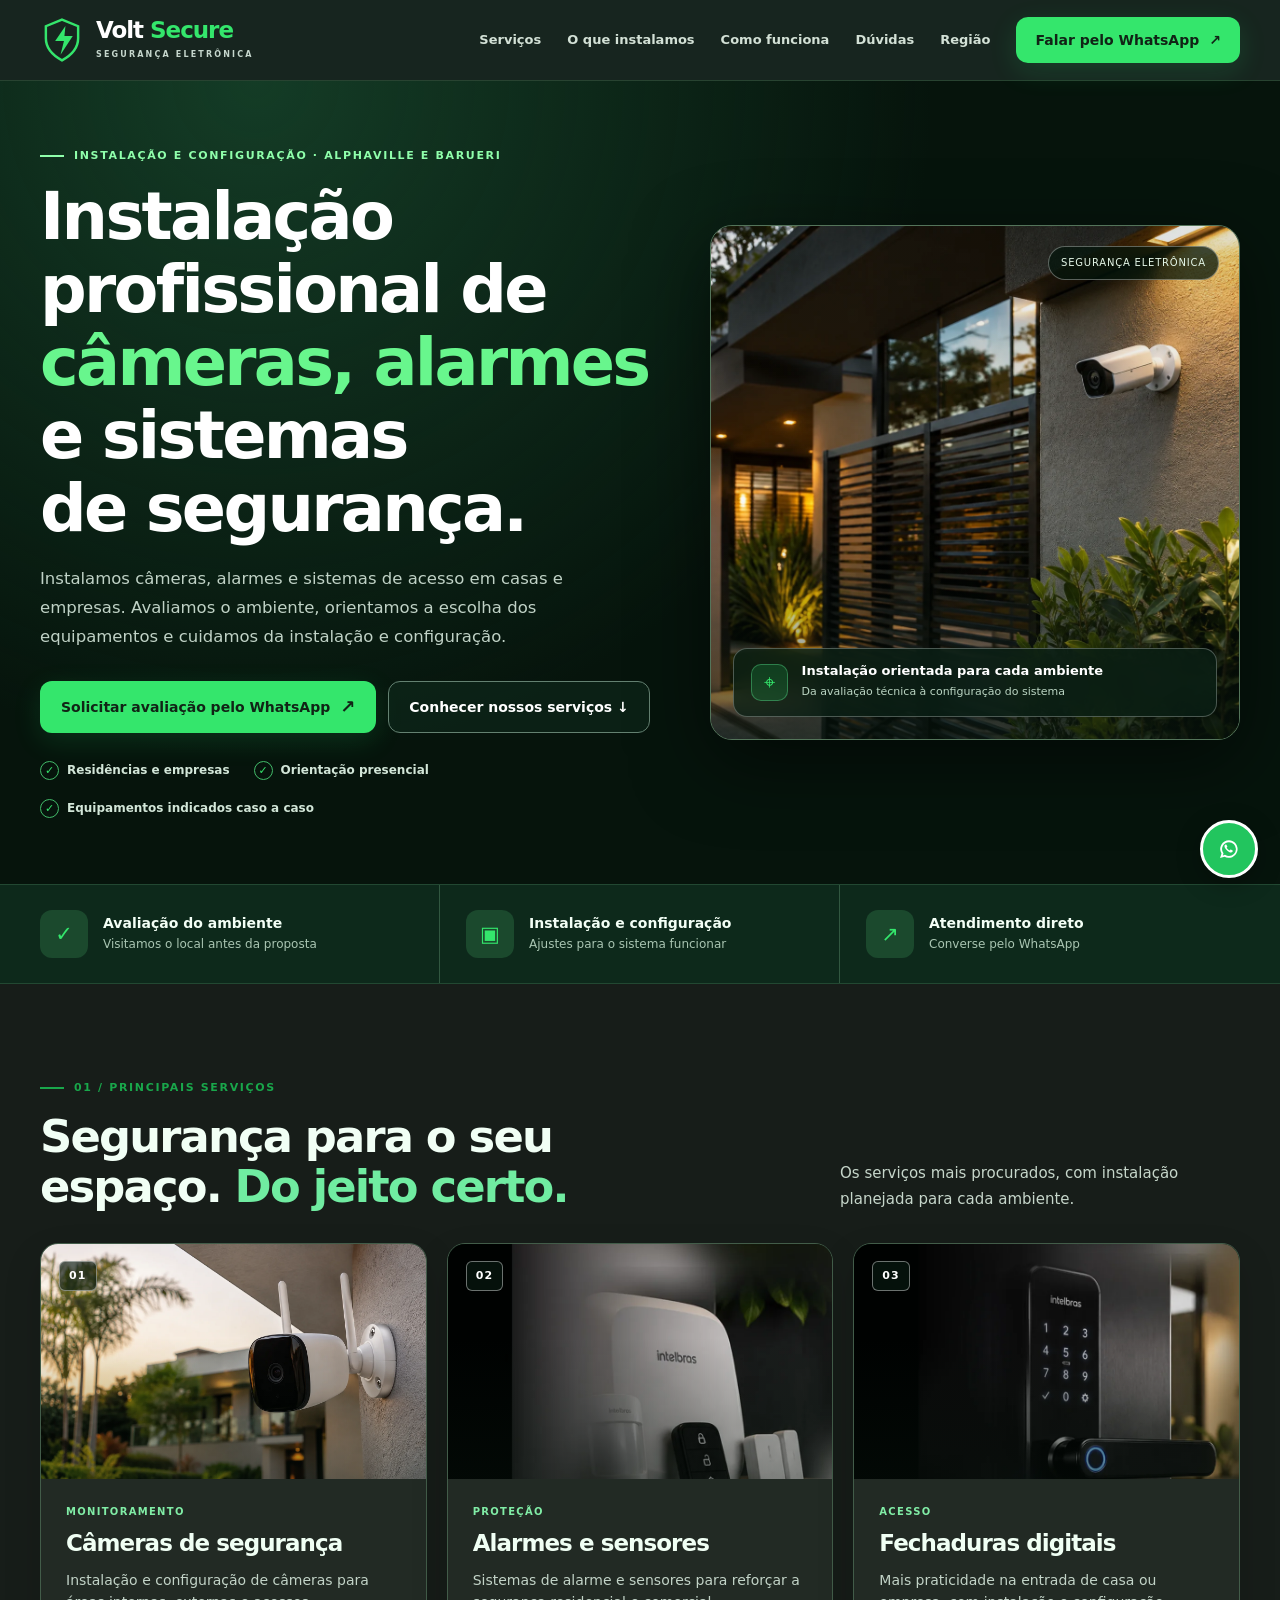
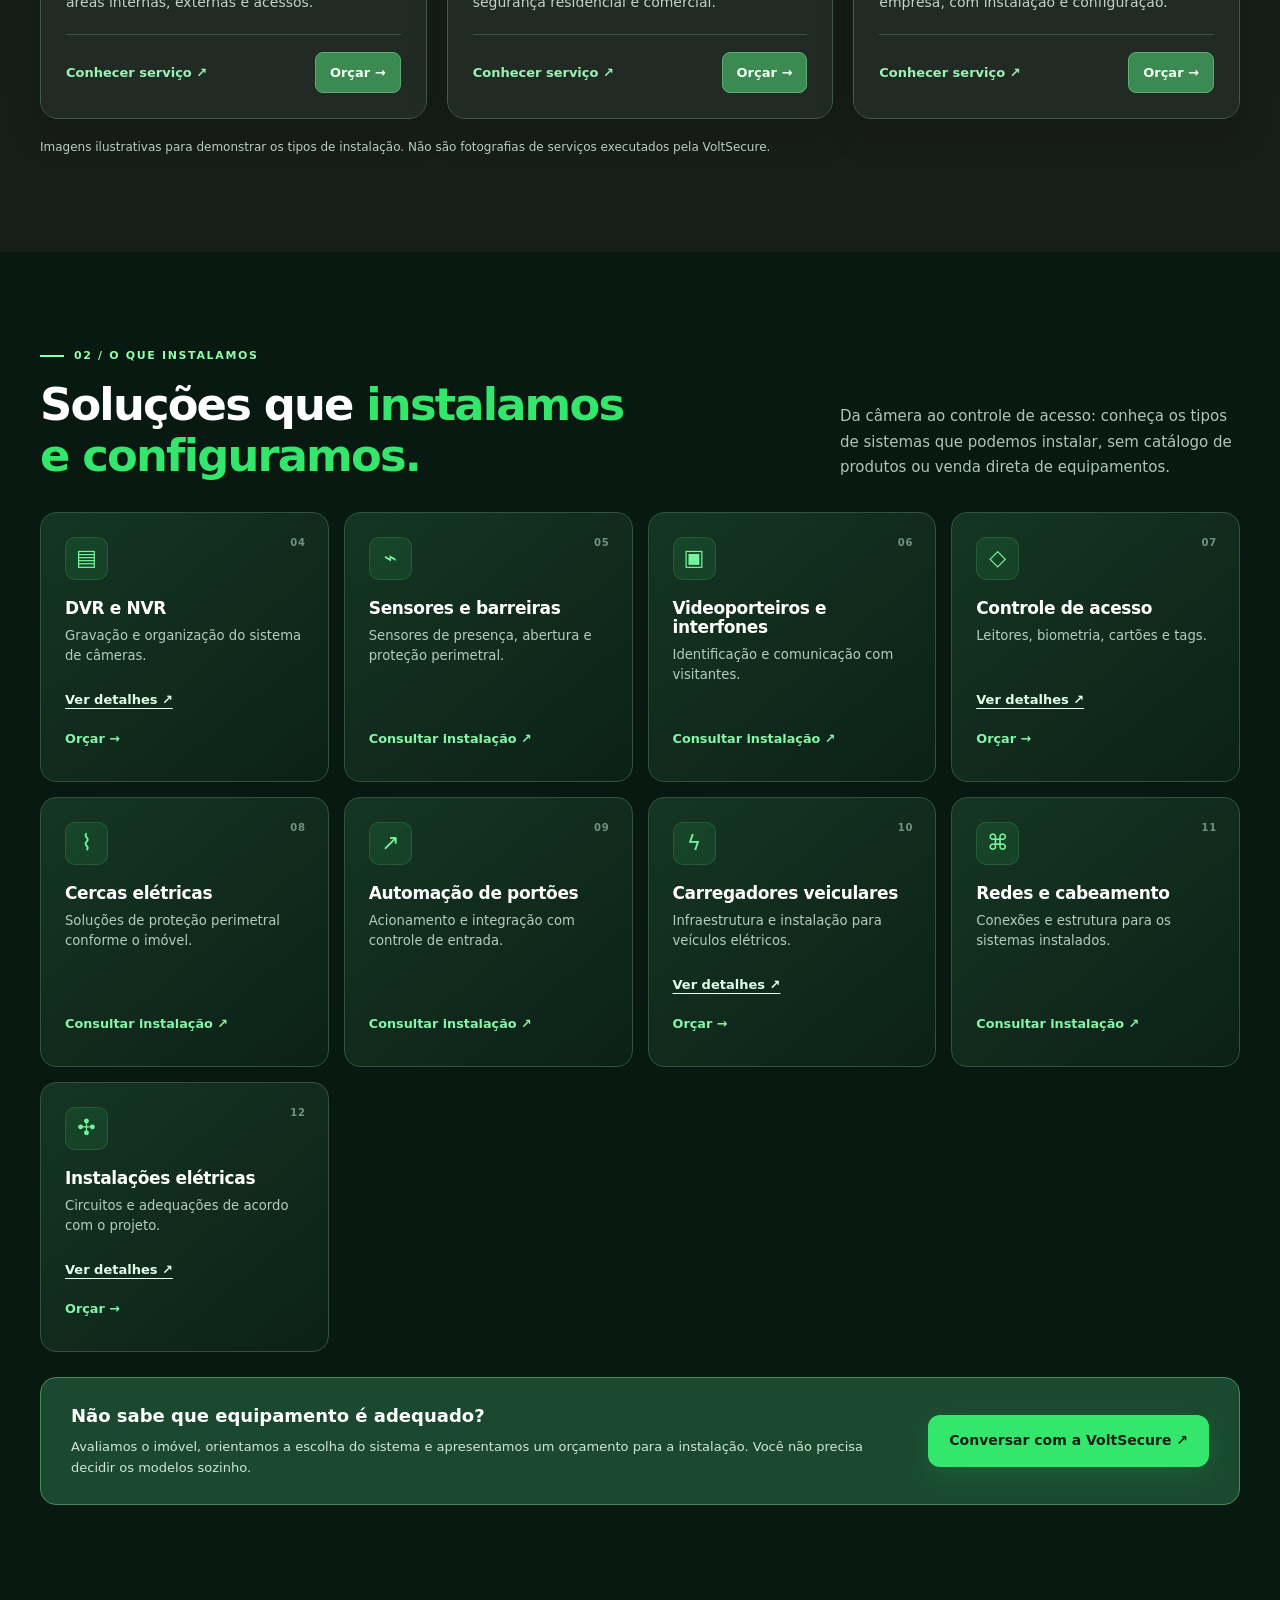
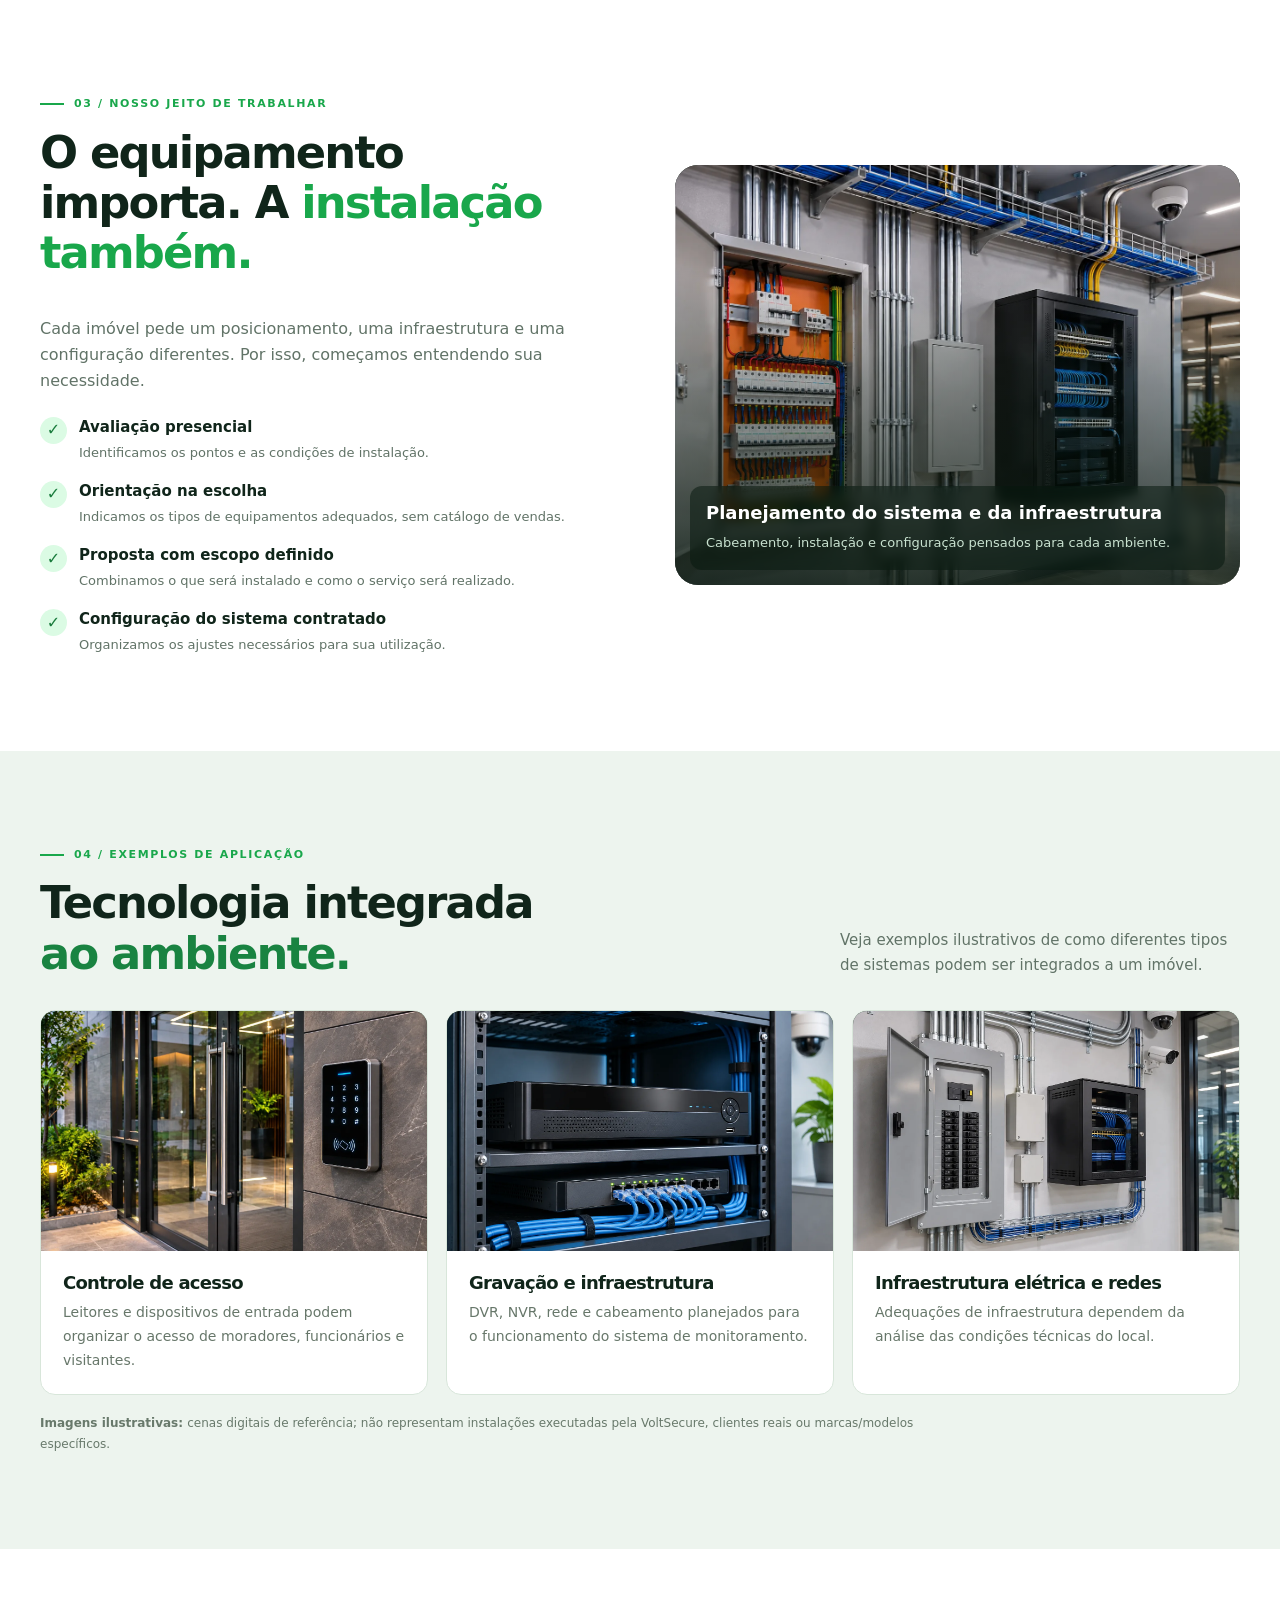
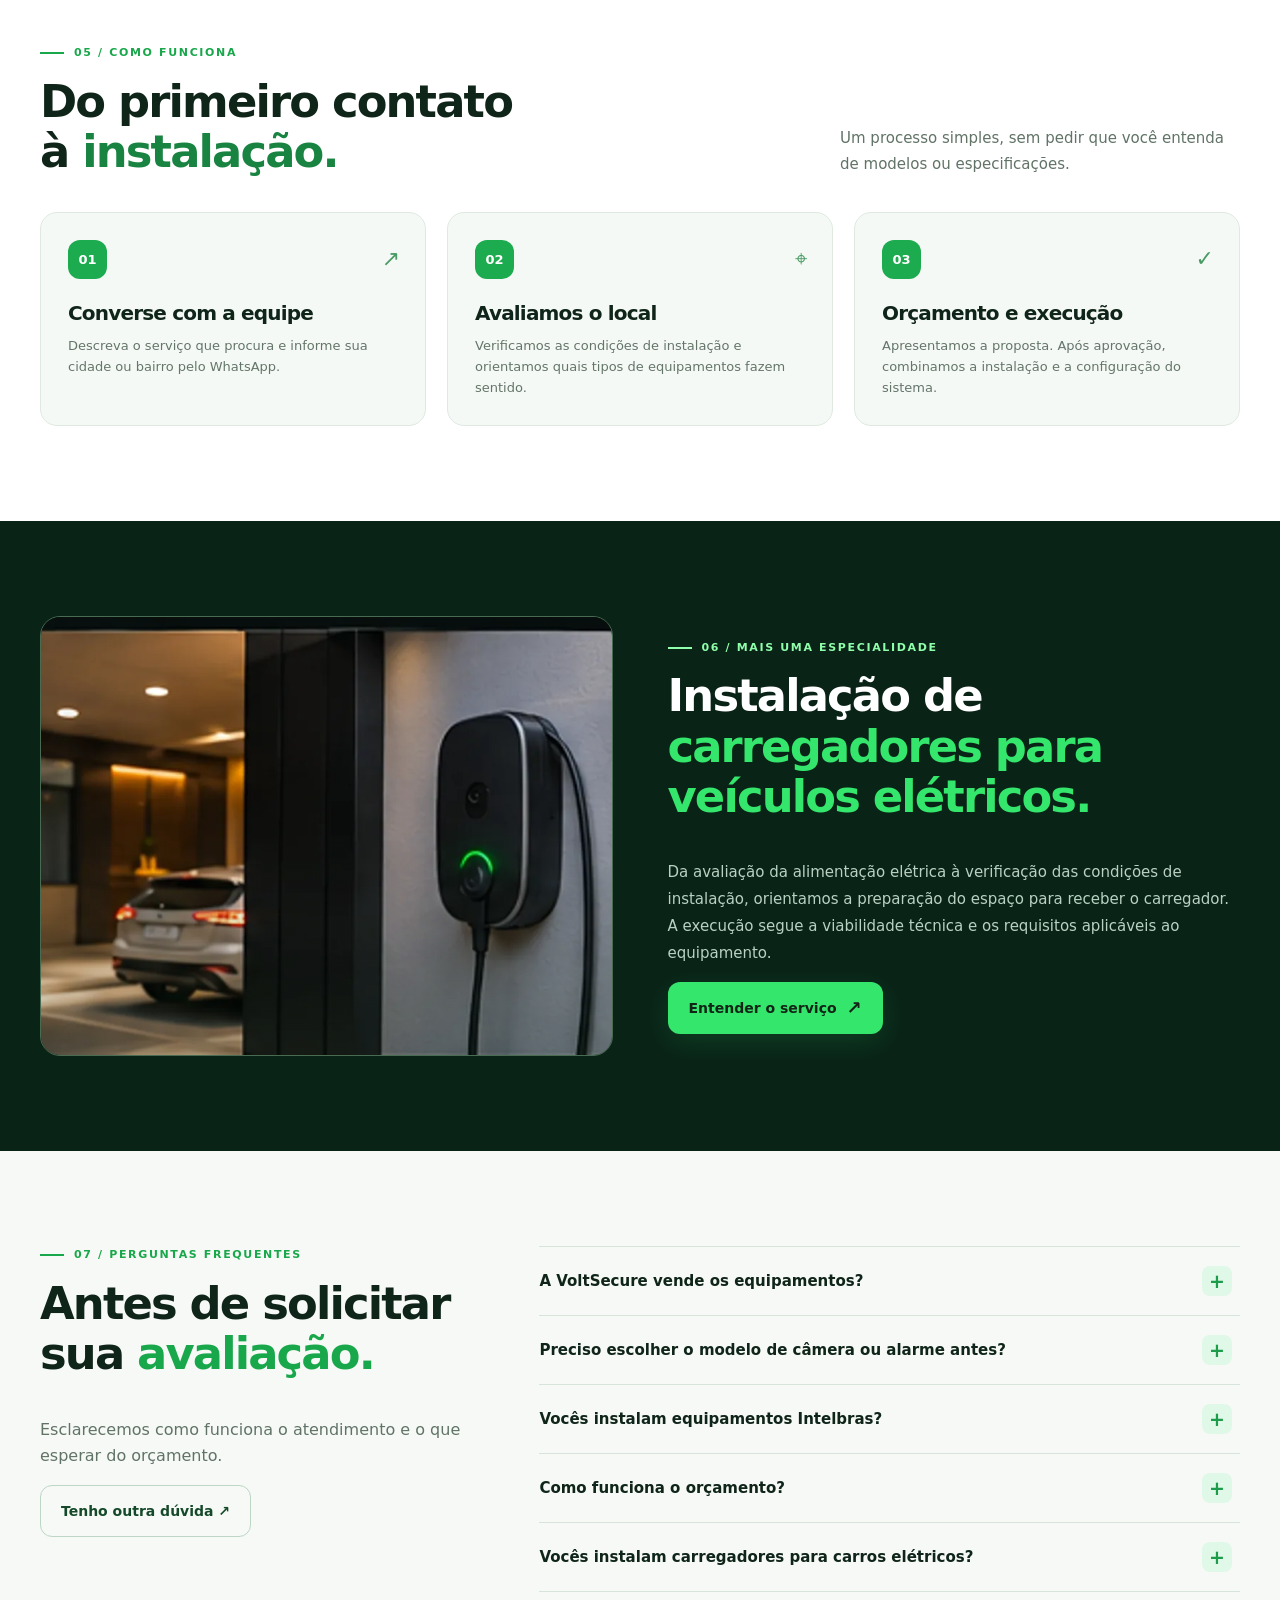
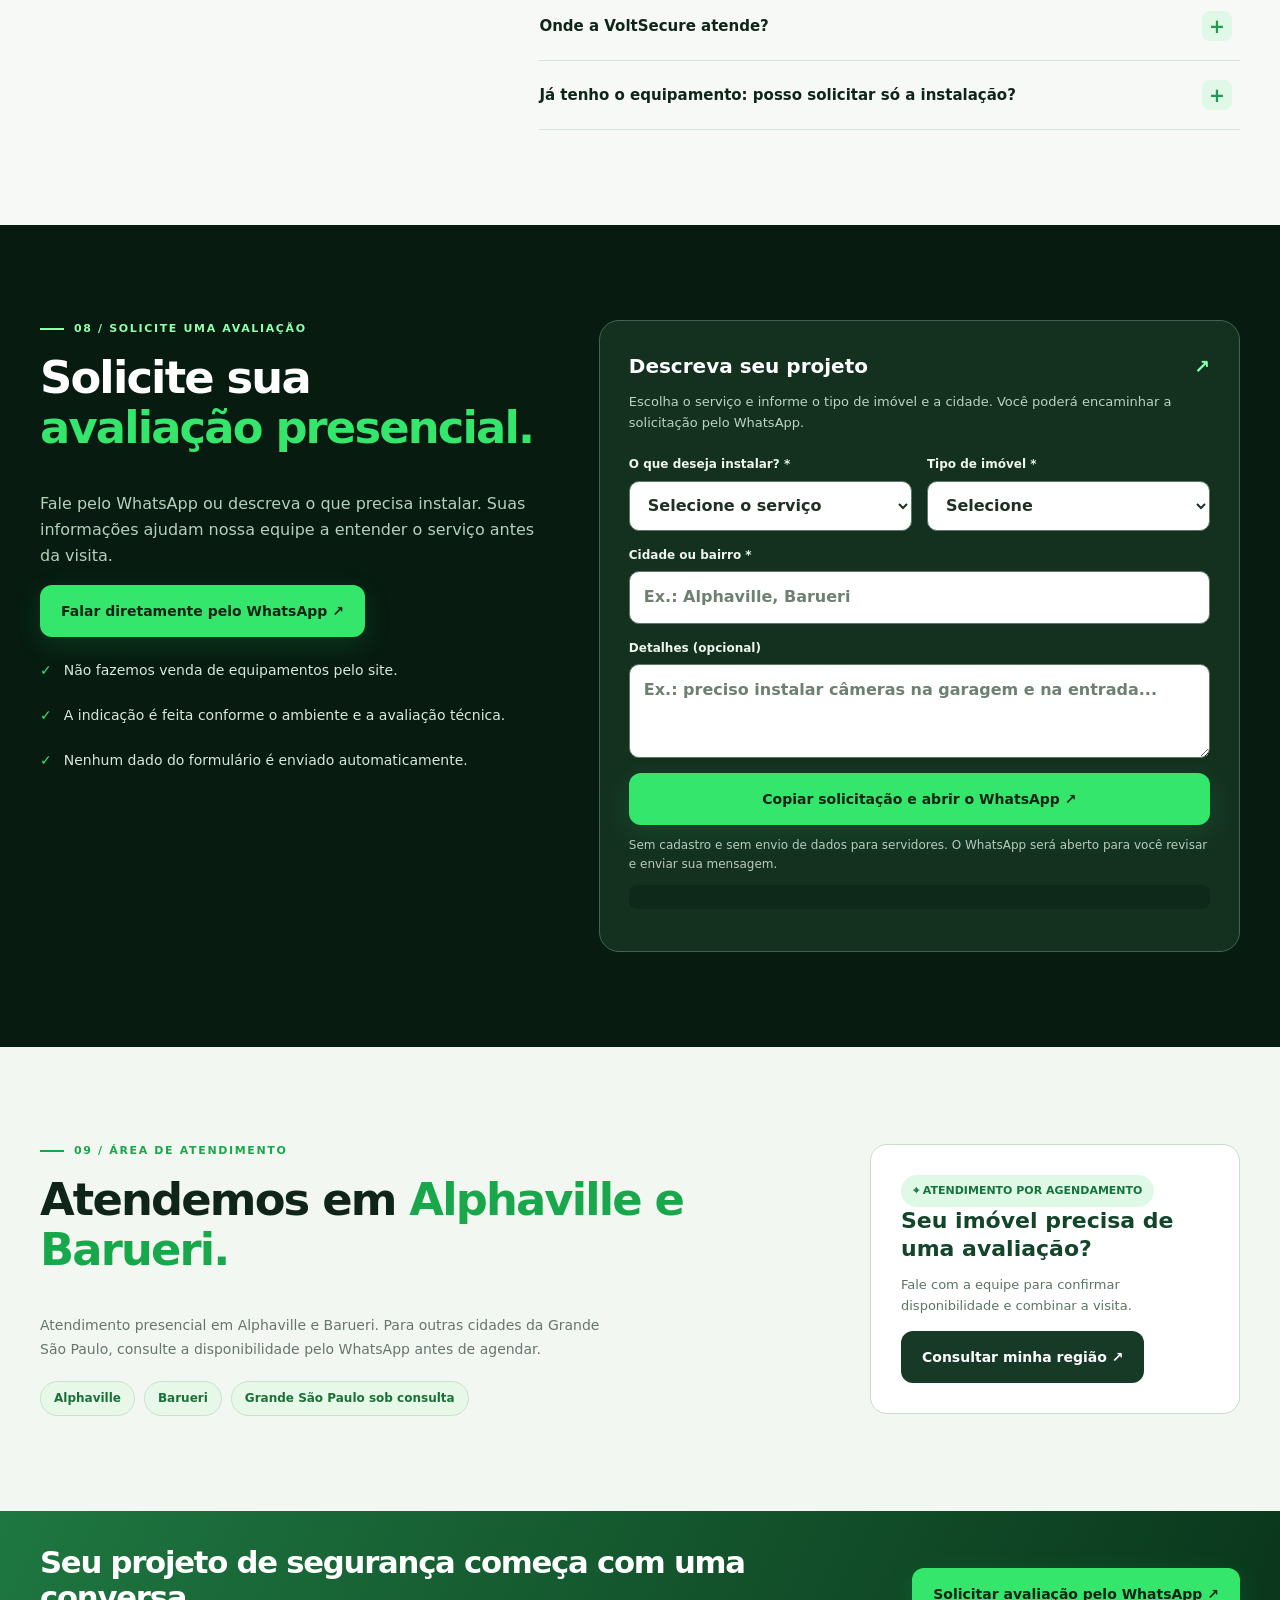
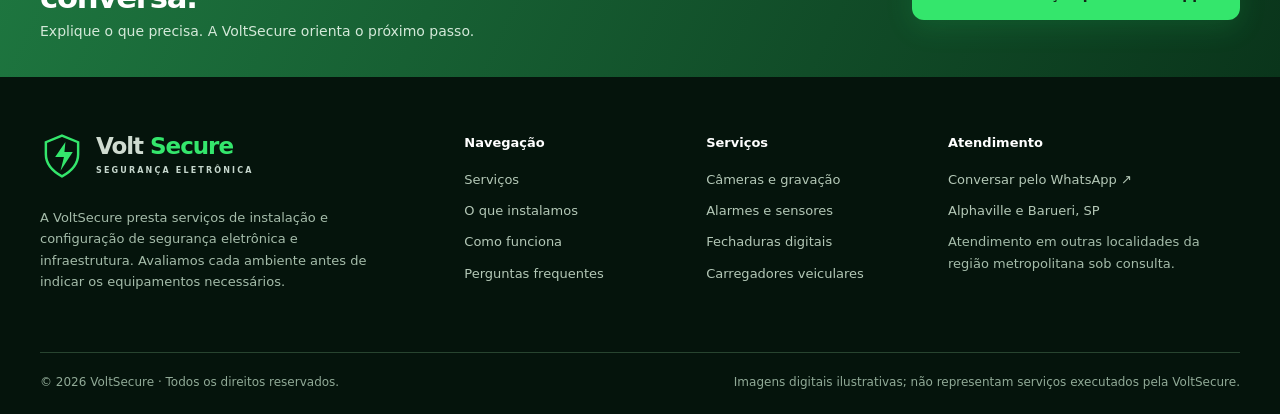
<file: index.html>
<!doctype html>
<html lang="pt-BR">
 <head>
  <meta charset="utf-8"/>
  <meta content="width=device-width,initial-scale=1" name="viewport"/>
  <meta content="#07150e" name="theme-color"/>
  <meta content="index,follow,max-image-preview:large" name="robots"/>
  <title>
   VoltSecure | Instalação de Câmeras, Alarmes e Fechaduras em Barueri e Alphaville
  </title>
  <meta content="Instalação de câmeras, alarmes, sensores, fechaduras digitais, DVR/NVR e controle de acesso em Barueri e Alphaville. Orientação no local e orçamento presencial pelo WhatsApp." name="description"/>
  <link href="https://voltsecure.com.br/" rel="canonical"/>
  <link href="favicon.svg" rel="icon" type="image/svg+xml"/>
  <link as="image" href="assets/hero-fachada.webp" rel="preload"/>
  <link href="styles.css?v=20261107d" rel="stylesheet"/>
  <meta content="website" property="og:type"/>
  <meta content="VoltSecure" property="og:site_name"/>
  <meta content="pt_BR" property="og:locale"/>
  <meta content="https://voltsecure.com.br/" property="og:url"/>
  <meta content="VoltSecure | Instalação de Segurança Eletrônica em Barueri e Alphaville" property="og:title"/>
  <meta content="Câmeras, alarmes, fechaduras digitais e infraestrutura de segurança. Avaliação presencial e instalação para sua casa ou empresa." property="og:description"/>
  <meta content="https://voltsecure.com.br/og-voltsecure-v2.jpg" property="og:image"/>
  <meta content="https://voltsecure.com.br/og-voltsecure-v2.jpg" property="og:image:secure_url"/>
  <meta content="image/jpeg" property="og:image:type"/>
  <meta content="1200" property="og:image:width"/>
  <meta content="630" property="og:image:height"/>
  <meta content="Imagem ilustrativa de câmera de segurança em fachada residencial moderna, sem pessoas." property="og:image:alt"/>
  <meta content="summary_large_image" name="twitter:card"/>
  <meta content="VoltSecure | Segurança eletrônica em Barueri e Alphaville" name="twitter:title"/>
  <meta content="https://voltsecure.com.br/og-voltsecure-v2.jpg" name="twitter:image"/>
  <script defer="" src="script.js?v=20261107d">
  </script>
  <meta content="Instalação profissional de câmeras, alarmes, fechaduras e controle de acesso. Solicite avaliação presencial." name="twitter:description"/>
 </head>
 <body>
  <script type="application/ld+json">
   {"@context":"https://schema.org","@type":"ProfessionalService","name":"VoltSecure","url":"https://voltsecure.com.br/","image":"https://voltsecure.com.br/og-voltsecure-v2.jpg","description":"Instalação de câmeras, alarmes, sensores, fechaduras digitais, gravação DVR/NVR, controle de acesso e soluções de infraestrutura. Orientação e orçamento presencial em Barueri e Alphaville.","areaServed":[{"@type":"Place","name":"Barueri, SP"},{"@type":"Place","name":"Alphaville, SP"},{"@type":"Place","name":"Região Metropolitana de São Paulo"}],"sameAs":["https://wa.me/message/CSXTN5VPTHPSF1"],"hasOfferCatalog":{"@type":"OfferCatalog","name":"Serviços de instalação","itemListElement":[{"@type":"OfferCatalog","name":"Câmeras de segurança"},{"@type":"OfferCatalog","name":"Alarmes e sensores"},{"@type":"OfferCatalog","name":"Fechaduras digitais"},{"@type":"OfferCatalog","name":"DVR e NVR"},{"@type":"OfferCatalog","name":"Sensores e barreiras"},{"@type":"OfferCatalog","name":"Videoporteiros e interfones"},{"@type":"OfferCatalog","name":"Controle de acesso"},{"@type":"OfferCatalog","name":"Cercas elétricas"},{"@type":"OfferCatalog","name":"Automação de portões"},{"@type":"OfferCatalog","name":"Carregadores veiculares"},{"@type":"OfferCatalog","name":"Redes e cabeamento"},{"@type":"OfferCatalog","name":"Instalações elétricas"}]},"serviceType":["Instalação de câmeras de segurança","Instalação de alarmes","Instalação de fechaduras digitais","Instalação de controle de acesso","Instalação de gravadores DVR e NVR","Instalação de carregadores veiculares"]}
  </script>
  <a class="skip" href="#conteudo">
   Pular para o conteúdo
  </a>
  <header class="nav" id="inicio">
   <div class="wrap nav-main">
    <a aria-label="VoltSecure, início" class="brand" href="index.html">
     <span class="brand-shield">
      <svg aria-hidden="true" fill="none" viewbox="0 0 45 48">
       <path d="M22.5 3.2 39 9.9v12.4c0 10-6.9 17.4-16.5 22.6C12.9 39.7 6 32.3 6 22.3V9.9L22.5 3.2Z" stroke="currentColor" stroke-width="2.5">
       </path>
       <path d="M26 9.7 15.5 25h9L21 39l12.5-19H25l1-10.3Z" fill="currentColor">
       </path>
      </svg>
     </span>
     <span>
      <span class="brand-title">
       Volt
       <span>
        Secure
       </span>
      </span>
      <small class="brand-sub">
       SEGURANÇA ELETRÔNICA
      </small>
     </span>
    </a>
    <button aria-controls="main-nav" aria-expanded="false" aria-haspopup="true" aria-label="Abrir menu" class="hamburger" id="menu-toggle" type="button">
     <span>
     </span>
     <span>
     </span>
     <span>
     </span>
    </button>
    <nav aria-label="Menu principal" class="nav-links" data-site-nav="true" id="main-nav">
     <a href="index.html#solucoes">
      Serviços
     </a>
     <a href="index.html#portfolio">
      O que instalamos
     </a>
     <a href="index.html#processo">
      Como funciona
     </a>
     <a href="index.html#perguntas">
      Dúvidas
     </a>
     <a href="index.html#atendimento">
      Região
     </a>
     <a class="btn btn-green" href="https://wa.me/message/CSXTN5VPTHPSF1" rel="noopener noreferrer" target="_blank">
      Falar pelo WhatsApp
      <span aria-hidden="true">
       ↗
      </span>
     </a>
    </nav>
   </div>
  </header>
  <main id="conteudo" tabindex="-1">
   <section class="hero">
    <div class="wrap hero-inner">
     <div class="hero-copy">
      <p class="eyebrow light">
       INSTALAÇÃO E CONFIGURAÇÃO · ALPHAVILLE E BARUERI
      </p>
      <h1>
       Instalação profissional de
       <em>
        câmeras, alarmes
       </em>
       e sistemas de segurança.
      </h1>
      <p class="desc">
       Instalamos câmeras, alarmes e sistemas de acesso em casas e empresas. Avaliamos o ambiente, orientamos a escolha dos equipamentos e cuidamos da instalação e configuração.
      </p>
      <div class="hero-actions">
       <a class="btn btn-green" href="https://wa.me/message/CSXTN5VPTHPSF1" rel="noopener noreferrer" target="_blank">
        Solicitar avaliação pelo WhatsApp
        <span class="arrow">
         ↗
        </span>
       </a>
       <a class="btn btn-ghost" href="#solucoes">
        Conhecer nossos serviços ↓
       </a>
      </div>
      <div class="hero-facts">
       <span>
        <b>
         ✓
        </b>
        Residências e empresas
       </span>
       <span>
        <b>
         ✓
        </b>
        Orientação presencial
       </span>
       <span>
        <b>
         ✓
        </b>
        Equipamentos indicados caso a caso
       </span>
      </div>
     </div>
     <div class="hero-frame">
      <img alt="Fachada de casa moderna com câmera de segurança, imagem digital ilustrativa" decoding="async" fetchpriority="high" height="1100" src="assets/hero-fachada.webp" width="1400"/>
      <span class="hero-hint">
       SEGURANÇA ELETRÔNICA
      </span>
      <div class="hero-glass">
       <span aria-hidden="true" class="glass-icon">
        ⌖
       </span>
       <span>
        <strong>
         Instalação orientada para cada ambiente
        </strong>
        <small>
         Da avaliação técnica à configuração do sistema
        </small>
       </span>
      </div>
     </div>
    </div>
   </section>
   <div class="ribbon">
    <div class="wrap ribbon-inner">
     <div class="ribbon-item">
      <span aria-hidden="true" class="ribbon-icon">
       ✓
      </span>
      <span>
       <strong>
        Avaliação do ambiente
       </strong>
       <small>
        Visitamos o local antes da proposta
       </small>
      </span>
     </div>
     <div class="ribbon-item">
      <span aria-hidden="true" class="ribbon-icon">
       ▣
      </span>
      <span>
       <strong>
        Instalação e configuração
       </strong>
       <small>
        Ajustes para o sistema funcionar
       </small>
      </span>
     </div>
     <div class="ribbon-item">
      <span aria-hidden="true" class="ribbon-icon">
       ↗
      </span>
      <span>
       <strong>
        Atendimento direto
       </strong>
       <small>
        Converse pelo WhatsApp
       </small>
      </span>
     </div>
    </div>
   </div>
   <section class="section services" id="solucoes">
    <div class="wrap">
     <div class="section-header">
      <div>
       <p class="eyebrow">
        01 / PRINCIPAIS SERVIÇOS
       </p>
       <h2>
        Segurança para o seu espaço.
        <em>
         Do jeito certo.
        </em>
       </h2>
      </div>
      <p>
       Os serviços mais procurados, com instalação planejada para cada ambiente.
      </p>
     </div>
     <div class="main-services">
      <article class="service-card">
       <div class="service-photo">
        <span class="service-index">
         01
        </span>
        <img alt="Câmera externa instalada sob a cobertura de uma residência, imagem digital ilustrativa" class="" decoding="async" height="960" loading="lazy" src="camera-instalacao-proxima.webp" width="1440"/>
       </div>
       <div class="service-card-body">
        <p class="service-label">
         MONITORAMENTO
        </p>
        <h3>
         Câmeras de segurança
        </h3>
        <p>
         Instalação e configuração de câmeras para áreas internas, externas e acessos.
        </p>
        <div class="card-links">
         <a aria-label="Conhecer serviço de Câmeras de segurança" href="servicos/instalacao-de-cameras.html">
          Conhecer serviço ↗
         </a>
         <button aria-label="Solicitar avaliação de Câmeras de segurança" class="quote-mini" data-quote-service="Câmeras de segurança" type="button">
          Orçar →
         </button>
        </div>
       </div>
      </article>
      <article class="service-card">
       <div class="service-photo">
        <span class="service-index">
         02
        </span>
        <img alt="Central de alarme e sensores de segurança, imagem digital ilustrativa" class="" decoding="async" height="800" loading="lazy" src="assets/alarme-fallback.webp" width="1200"/>
       </div>
       <div class="service-card-body">
        <p class="service-label">
         PROTEÇÃO
        </p>
        <h3>
         Alarmes e sensores
        </h3>
        <p>
         Sistemas de alarme e sensores para reforçar a segurança residencial e comercial.
        </p>
        <div class="card-links">
         <a aria-label="Conhecer serviço de Alarmes e sensores" href="servicos/instalacao-de-alarmes.html">
          Conhecer serviço ↗
         </a>
         <button aria-label="Solicitar avaliação de Alarmes e sensores" class="quote-mini" data-quote-service="Alarmes e sensores" type="button">
          Orçar →
         </button>
        </div>
       </div>
      </article>
      <article class="service-card">
       <div class="service-photo">
        <span class="service-index">
         03
        </span>
        <img alt="Fechadura digital instalada em porta, imagem digital ilustrativa" class="" decoding="async" height="800" loading="lazy" src="assets/fechadura-fallback.webp" width="1200"/>
       </div>
       <div class="service-card-body">
        <p class="service-label">
         ACESSO
        </p>
        <h3>
         Fechaduras digitais
        </h3>
        <p>
         Mais praticidade na entrada de casa ou empresa, com instalação e configuração.
        </p>
        <div class="card-links">
         <a aria-label="Conhecer serviço de Fechaduras digitais" href="servicos/instalacao-de-fechaduras.html">
          Conhecer serviço ↗
         </a>
         <button aria-label="Solicitar avaliação de Fechaduras digitais" class="quote-mini" data-quote-service="Fechaduras digitais" type="button">
          Orçar →
         </button>
        </div>
       </div>
      </article>
     </div>
     <p class="photo-disclaimer">
      Imagens ilustrativas para demonstrar os tipos de instalação. Não são fotografias de serviços executados pela VoltSecure.
     </p>
    </div>
   </section>
   <section class="section portfolio" id="portfolio">
    <div class="wrap">
     <div class="section-header">
      <div>
       <p class="eyebrow light">
        02 / O QUE INSTALAMOS
       </p>
       <h2>
        Soluções que
        <em>
         instalamos e configuramos.
        </em>
       </h2>
      </div>
      <p>
       Da câmera ao controle de acesso: conheça os tipos de sistemas que podemos instalar, sem catálogo de produtos ou venda direta de equipamentos.
      </p>
     </div>
     <div class="types-grid">
      <article class="type-tile">
       <span class="tile-index">
        04
       </span>
       <span aria-hidden="true" class="tile-icon">
        ▤
       </span>
       <h3>
        DVR e NVR
       </h3>
       <p>
        Gravação e organização do sistema de câmeras.
       </p>
       <div class="tile-actions">
        <a class="tile-detail" href="servicos/dvr-nvr.html">
         Ver detalhes ↗
        </a>
        <button aria-label="Preparar orçamento de DVR e NVR" data-quote-service="DVR e NVR" type="button">
         Orçar →
        </button>
       </div>
      </article>
      <article class="type-tile">
       <span class="tile-index">
        05
       </span>
       <span aria-hidden="true" class="tile-icon">
        ⌁
       </span>
       <h3>
        Sensores e barreiras
       </h3>
       <p>
        Sensores de presença, abertura e proteção perimetral.
       </p>
       <button aria-label="Preparar orçamento de Sensores e barreiras" data-quote-service="Sensores e barreiras" type="button">
        Consultar instalação ↗
       </button>
      </article>
      <article class="type-tile">
       <span class="tile-index">
        06
       </span>
       <span aria-hidden="true" class="tile-icon">
        ▣
       </span>
       <h3>
        Videoporteiros e interfones
       </h3>
       <p>
        Identificação e comunicação com visitantes.
       </p>
       <button aria-label="Preparar orçamento de Videoporteiros e interfones" data-quote-service="Videoporteiros e interfones" type="button">
        Consultar instalação ↗
       </button>
      </article>
      <article class="type-tile">
       <span class="tile-index">
        07
       </span>
       <span aria-hidden="true" class="tile-icon">
        ◇
       </span>
       <h3>
        Controle de acesso
       </h3>
       <p>
        Leitores, biometria, cartões e tags.
       </p>
       <div class="tile-actions">
        <a class="tile-detail" href="servicos/controle-de-acesso.html">
         Ver detalhes ↗
        </a>
        <button aria-label="Preparar orçamento de Controle de acesso" data-quote-service="Controle de acesso" type="button">
         Orçar →
        </button>
       </div>
      </article>
      <article class="type-tile">
       <span class="tile-index">
        08
       </span>
       <span aria-hidden="true" class="tile-icon">
        ⌇
       </span>
       <h3>
        Cercas elétricas
       </h3>
       <p>
        Soluções de proteção perimetral conforme o imóvel.
       </p>
       <button aria-label="Preparar orçamento de Cercas elétricas" data-quote-service="Cercas elétricas" type="button">
        Consultar instalação ↗
       </button>
      </article>
      <article class="type-tile">
       <span class="tile-index">
        09
       </span>
       <span aria-hidden="true" class="tile-icon">
        ↗
       </span>
       <h3>
        Automação de portões
       </h3>
       <p>
        Acionamento e integração com controle de entrada.
       </p>
       <button aria-label="Preparar orçamento de Automação de portões" data-quote-service="Automação de portões" type="button">
        Consultar instalação ↗
       </button>
      </article>
      <article class="type-tile">
       <span class="tile-index">
        10
       </span>
       <span aria-hidden="true" class="tile-icon">
        ϟ
       </span>
       <h3>
        Carregadores veiculares
       </h3>
       <p>
        Infraestrutura e instalação para veículos elétricos.
       </p>
       <div class="tile-actions">
        <a class="tile-detail" href="servicos/carregadores-veiculares.html">
         Ver detalhes ↗
        </a>
        <button aria-label="Preparar orçamento de Carregadores veiculares" data-quote-service="Carregadores para veículos elétricos" type="button">
         Orçar →
        </button>
       </div>
      </article>
      <article class="type-tile">
       <span class="tile-index">
        11
       </span>
       <span aria-hidden="true" class="tile-icon">
        ⌘
       </span>
       <h3>
        Redes e cabeamento
       </h3>
       <p>
        Conexões e estrutura para os sistemas instalados.
       </p>
       <button aria-label="Preparar orçamento de Redes e cabeamento" data-quote-service="Redes e cabeamento" type="button">
        Consultar instalação ↗
       </button>
      </article>
      <article class="type-tile">
       <span class="tile-index">
        12
       </span>
       <span aria-hidden="true" class="tile-icon">
        ✣
       </span>
       <h3>
        Instalações elétricas
       </h3>
       <p>
        Circuitos e adequações de acordo com o projeto.
       </p>
       <div class="tile-actions">
        <a class="tile-detail" href="servicos/servicos-eletricos.html">
         Ver detalhes ↗
        </a>
        <button aria-label="Preparar orçamento de Instalações elétricas" data-quote-service="Instalações elétricas" type="button">
         Orçar →
        </button>
       </div>
      </article>
     </div>
     <div class="portfolio-tip">
      <div>
       <strong>
        Não sabe que equipamento é adequado?
       </strong>
       <p>
        Avaliamos o imóvel, orientamos a escolha do sistema e apresentamos um orçamento para a instalação. Você não precisa decidir os modelos sozinho.
       </p>
      </div>
      <a class="btn btn-green" href="https://wa.me/message/CSXTN5VPTHPSF1" rel="noopener noreferrer" target="_blank">
       Conversar com a VoltSecure ↗
      </a>
     </div>
    </div>
   </section>
   <section class="section difference" id="diferenciais">
    <div class="wrap diff-layout">
     <div>
      <p class="eyebrow">
       03 / NOSSO JEITO DE TRABALHAR
      </p>
      <h2>
       O equipamento importa. A
       <em>
        instalação também.
       </em>
      </h2>
      <p class="muted">
       Cada imóvel pede um posicionamento, uma infraestrutura e uma configuração diferentes. Por isso, começamos entendendo sua necessidade.
      </p>
      <div class="diff-list">
       <div class="diff-item">
        <span class="diff-check">
         ✓
        </span>
        <div>
         <strong>
          Avaliação presencial
         </strong>
         <p>
          Identificamos os pontos e as condições de instalação.
         </p>
        </div>
       </div>
       <div class="diff-item">
        <span class="diff-check">
         ✓
        </span>
        <div>
         <strong>
          Orientação na escolha
         </strong>
         <p>
          Indicamos os tipos de equipamentos adequados, sem catálogo de vendas.
         </p>
        </div>
       </div>
       <div class="diff-item">
        <span class="diff-check">
         ✓
        </span>
        <div>
         <strong>
          Proposta com escopo definido
         </strong>
         <p>
          Combinamos o que será instalado e como o serviço será realizado.
         </p>
        </div>
       </div>
       <div class="diff-item">
        <span class="diff-check">
         ✓
        </span>
        <div>
         <strong>
          Configuração do sistema contratado
         </strong>
         <p>
          Organizamos os ajustes necessários para sua utilização.
         </p>
        </div>
       </div>
      </div>
     </div>
     <div class="diff-visual">
      <img alt="Exemplo ilustrativo de instalação técnica com rack de rede e cabeamento organizado" decoding="async" height="946" loading="lazy" src="assets/infraestrutura-profissional.webp" width="1420"/>
      <div class="diff-caption">
       <strong>
        Planejamento do sistema e da infraestrutura
       </strong>
       <p>
        Cabeamento, instalação e configuração pensados para cada ambiente.
       </p>
      </div>
     </div>
    </div>
   </section>
   <section class="section examples" id="exemplos">
    <div class="wrap">
     <div class="section-header">
      <div>
       <p class="eyebrow">
        04 / EXEMPLOS DE APLICAÇÃO
       </p>
       <h2>
        Tecnologia integrada
        <em>
         ao ambiente.
        </em>
       </h2>
      </div>
      <p>
       Veja exemplos ilustrativos de como diferentes tipos de sistemas podem ser integrados a um imóvel.
      </p>
     </div>
     <div class="examples-grid">
      <article class="example">
       <figure>
        <img alt="Controle de acesso em entrada comercial; imagem digital ilustrativa" class="" decoding="async" height="946" loading="lazy" src="assets/controle-acesso-ambiente.webp" width="1420"/>
       </figure>
       <div class="content">
        <h3>
         Controle de acesso
        </h3>
        <p>
         Leitores e dispositivos de entrada podem organizar o acesso de moradores, funcionários e visitantes.
        </p>
       </div>
      </article>
      <article class="example">
       <figure>
        <img alt="Gravador NVR em rack de rede organizado; imagem digital ilustrativa" class="" decoding="async" height="946" loading="lazy" src="assets/gravador-rack-organizado.webp" width="1420"/>
       </figure>
       <div class="content">
        <h3>
         Gravação e infraestrutura
        </h3>
        <p>
         DVR, NVR, rede e cabeamento planejados para o funcionamento do sistema de monitoramento.
        </p>
       </div>
      </article>
      <article class="example">
       <figure>
        <img alt="Quadro elétrico e rack de rede em ambiente técnico; imagem digital ilustrativa" class="" decoding="async" height="946" loading="lazy" src="assets/painel-eletrico-cabeamento.webp" width="1420"/>
       </figure>
       <div class="content">
        <h3>
         Infraestrutura elétrica e redes
        </h3>
        <p>
         Adequações de infraestrutura dependem da análise das condições técnicas do local.
        </p>
       </div>
      </article>
     </div>
     <p class="photo-disclaimer">
      <strong>
       Imagens ilustrativas:
      </strong>
      cenas digitais de referência; não representam instalações executadas pela VoltSecure, clientes reais ou marcas/modelos específicos.
     </p>
    </div>
   </section>
   <section class="section process" id="processo">
    <div class="wrap">
     <div class="section-header">
      <div>
       <p class="eyebrow">
        05 / COMO FUNCIONA
       </p>
       <h2>
        Do primeiro contato à
        <em>
         instalação.
        </em>
       </h2>
      </div>
      <p>
       Um processo simples, sem pedir que você entenda de modelos ou especificações.
      </p>
     </div>
     <div class="steps">
      <article class="step">
       <span aria-hidden="true" class="step-icon">
        ↗
       </span>
       <span class="step-number">
        01
       </span>
       <h3>
        Converse com a equipe
       </h3>
       <p>
        Descreva o serviço que procura e informe sua cidade ou bairro pelo WhatsApp.
       </p>
      </article>
      <article class="step">
       <span aria-hidden="true" class="step-icon">
        ⌖
       </span>
       <span class="step-number">
        02
       </span>
       <h3>
        Avaliamos o local
       </h3>
       <p>
        Verificamos as condições de instalação e orientamos quais tipos de equipamentos fazem sentido.
       </p>
      </article>
      <article class="step">
       <span aria-hidden="true" class="step-icon">
        ✓
       </span>
       <span class="step-number">
        03
       </span>
       <h3>
        Orçamento e execução
       </h3>
       <p>
        Apresentamos a proposta. Após aprovação, combinamos a instalação e a configuração do sistema.
       </p>
      </article>
     </div>
    </div>
   </section>
   <section class="section ev" id="carregadores">
    <div class="wrap ev-layout">
     <div class="ev-photo">
      <img alt="Carregador residencial para veículo elétrico instalado na garagem, imagem digital ilustrativa" class="" decoding="async" height="800" loading="lazy" src="assets/carregador-fallback.webp" width="1200"/>
     </div>
     <div class="text">
      <p class="eyebrow light">
       06 / MAIS UMA ESPECIALIDADE
      </p>
      <h2>
       Instalação de
       <em>
        carregadores para veículos elétricos.
       </em>
      </h2>
      <p>
       Da avaliação da alimentação elétrica à verificação das condições de instalação, orientamos a preparação do espaço para receber o carregador. A execução segue a viabilidade técnica e os requisitos aplicáveis ao equipamento.
      </p>
      <a class="btn btn-green" href="servicos/carregadores-veiculares.html">
       Entender o serviço
       <span class="arrow">
        ↗
       </span>
      </a>
     </div>
    </div>
   </section>
   <section class="section faq" id="perguntas">
    <div class="wrap faq-layout">
     <div>
      <p class="eyebrow">
       07 / PERGUNTAS FREQUENTES
      </p>
      <h2>
       Antes de solicitar sua
       <em>
        avaliação.
       </em>
      </h2>
      <p class="muted">
       Esclarecemos como funciona o atendimento e o que esperar do orçamento.
      </p>
      <a class="btn btn-outline" href="https://wa.me/message/CSXTN5VPTHPSF1" rel="noopener noreferrer" target="_blank">
       Tenho outra dúvida ↗
      </a>
     </div>
     <div class="faq-list">
      <details>
       <summary>
        A VoltSecure vende os equipamentos?
       </summary>
       <p>
        Não. Nossa atuação é na avaliação do local, orientação sobre os tipos de equipamentos e instalação. A aquisição dos dispositivos é tratada separadamente pelo cliente.
       </p>
      </details>
      <details>
       <summary>
        Preciso escolher o modelo de câmera ou alarme antes?
       </summary>
       <p>
        Não. Explique o que precisa proteger; durante a avaliação presencial orientamos sobre os tipos de equipamentos compatíveis com o imóvel.
       </p>
      </details>
      <details>
       <summary>
        Vocês instalam equipamentos Intelbras?
       </summary>
       <p>
        Sim. Trabalhamos com instalação e configuração de diferentes linhas Intelbras, sujeitas à compatibilidade e às condições técnicas do local. A menção à marca não significa representação oficial.
       </p>
      </details>
      <details>
       <summary>
        Como funciona o orçamento?
       </summary>
       <p>
        Primeiro conversamos pelo WhatsApp para compreender a necessidade e verificar a disponibilidade de atendimento. A avaliação no local permite definir o escopo e apresentar a proposta.
       </p>
      </details>
      <details>
       <summary>
        Vocês instalam carregadores para carros elétricos?
       </summary>
       <p>
        Sim, mediante verificação das condições da infraestrutura elétrica, proteções exigidas e requisitos técnicos do equipamento. A execução depende da viabilidade e das qualificações necessárias.
       </p>
      </details>
      <details>
       <summary>
        Onde a VoltSecure atende?
       </summary>
       <p>
        Atendemos em Alphaville, Barueri e outras áreas da região metropolitana de São Paulo, conforme localização e disponibilidade.
       </p>
      </details>
      <details>
       <summary>
        Já tenho o equipamento: posso solicitar só a instalação?
       </summary>
       <p>
        Sim. Informe o tipo e, se souber, a marca e o modelo. A compatibilidade, o estado do equipamento e o local serão avaliados antes da execução.
       </p>
      </details>
     </div>
    </div>
   </section>
   <section class="section contact" id="contact">
    <div class="wrap contact-grid">
     <div>
      <p class="eyebrow light">
       08 / SOLICITE UMA AVALIAÇÃO
      </p>
      <h2>
       Solicite sua
       <em>
        avaliação presencial.
       </em>
      </h2>
      <p class="muted">
       Fale pelo WhatsApp ou descreva o que precisa instalar. Suas informações ajudam nossa equipe a entender o serviço antes da visita.
      </p>
      <a class="btn btn-green" href="https://wa.me/message/CSXTN5VPTHPSF1" rel="noopener noreferrer" target="_blank">
       Falar diretamente pelo WhatsApp ↗
      </a>
      <p class="contact-feature">
       <b>
        ✓
       </b>
       Não fazemos venda de equipamentos pelo site.
      </p>
      <p class="contact-feature">
       <b>
        ✓
       </b>
       A indicação é feita conforme o ambiente e a avaliação técnica.
      </p>
      <p class="contact-feature">
       <b>
        ✓
       </b>
       Nenhum dado do formulário é enviado automaticamente.
      </p>
     </div>
     <form class="form" id="quote-form">
      <div class="form-title">
       Descreva seu projeto
       <span aria-hidden="true" class="form-spark">
        ↗
       </span>
      </div>
      <p class="tiny">
       Escolha o serviço e informe o tipo de imóvel e a cidade. Você poderá encaminhar a solicitação pelo WhatsApp.
      </p>
      <div class="form-grid">
       <label>
        O que deseja instalar? *
        <select id="service-choice" name="service" required="">
         <option value="">
          Selecione o serviço
         </option>
         <option>
          Câmeras de segurança
         </option>
         <option>
          Alarmes e sensores
         </option>
         <option>
          Fechaduras digitais
         </option>
         <option>
          DVR e NVR
         </option>
         <option>
          Sensores e barreiras
         </option>
         <option>
          Videoporteiros e interfones
         </option>
         <option>
          Controle de acesso
         </option>
         <option>
          Cercas elétricas
         </option>
         <option>
          Automação de portões
         </option>
         <option>
          Carregadores para veículos elétricos
         </option>
         <option>
          Redes e cabeamento
         </option>
         <option>
          Instalações elétricas
         </option>
         <option>
          Outro serviço
         </option>
        </select>
       </label>
       <label>
        Tipo de imóvel *
        <select name="property" required="">
         <option value="">
          Selecione
         </option>
         <option>
          Casa
         </option>
         <option>
          Apartamento
         </option>
         <option>
          Comércio
         </option>
         <option>
          Condomínio
         </option>
         <option>
          Outro
         </option>
        </select>
       </label>
      </div>
      <label>
       Cidade ou bairro *
       <input autocomplete="address-level2" maxlength="120" name="region" placeholder="Ex.: Alphaville, Barueri" required="" type="text"/>
      </label>
      <label>
       Detalhes (opcional)
       <textarea maxlength="500" name="notes" placeholder="Ex.: preciso instalar câmeras na garagem e na entrada..."></textarea>
      </label>
      <button class="btn btn-green" type="submit">
       Copiar solicitação e abrir o WhatsApp ↗
      </button>
      <p class="form-note">
       Sem cadastro e sem envio de dados para servidores. O WhatsApp será aberto para você revisar e enviar sua mensagem.
      </p>
      <p aria-live="polite" class="form-feedback" id="form-feedback" role="status">
      </p>
      <div class="prepared" hidden="" id="prepared">
       <label for="prepared-text">
        Sua mensagem
       </label>
       <textarea aria-label="Mensagem preparada para a VoltSecure" id="prepared-text" readonly="" rows="7"></textarea>
       <button class="btn btn-outline" id="copy-prepared" type="button">
        Copiar mensagem
       </button>
       <a class="btn btn-green" href="https://wa.me/message/CSXTN5VPTHPSF1" id="direct-wa" rel="noopener noreferrer" target="_blank">
        Abrir conversa da VoltSecure ↗
       </a>
       <p>
        Se a mensagem não aparecer preenchida no WhatsApp, copie o texto acima e cole na conversa.
       </p>
      </div>
     </form>
    </div>
   </section>
   <section class="section service-area" id="atendimento">
    <div class="wrap area-layout">
     <div>
      <p class="eyebrow">
       09 / ÁREA DE ATENDIMENTO
      </p>
      <h2>
       Atendemos em
       <em>
        Alphaville e Barueri.
       </em>
      </h2>
      <p class="area-note">
       Atendimento presencial em Alphaville e Barueri. Para outras cidades da Grande São Paulo, consulte a disponibilidade pelo WhatsApp antes de agendar.
      </p>
      <div class="area-list">
       <span>
        Alphaville
       </span>
       <span>
        Barueri
       </span>
       <span>
        Grande São Paulo sob consulta
       </span>
      </div>
     </div>
     <aside class="area-badge">
      <span class="badge">
       ⌖ ATENDIMENTO POR AGENDAMENTO
      </span>
      <strong>
       Seu imóvel precisa de uma avaliação?
      </strong>
      <p>
       Fale com a equipe para confirmar disponibilidade e combinar a visita.
      </p>
      <a class="btn btn-dark" href="https://wa.me/message/CSXTN5VPTHPSF1" rel="noopener noreferrer" style="margin-top:15px" target="_blank">
       Consultar minha região ↗
      </a>
     </aside>
    </div>
   </section>
   <section class="close-banner">
    <div class="wrap close-inner">
     <div>
      <h2>
       Seu projeto de segurança começa com uma conversa.
      </h2>
      <p>
       Explique o que precisa. A VoltSecure orienta o próximo passo.
      </p>
     </div>
     <a class="btn btn-green" href="https://wa.me/message/CSXTN5VPTHPSF1" rel="noopener noreferrer" target="_blank">
      Solicitar avaliação pelo WhatsApp ↗
     </a>
    </div>
   </section>
  </main>
  <footer class="footer">
   <div class="wrap">
    <div class="footer-columns">
     <div class="col">
      <a class="brand" href="index.html">
       <span class="brand-shield">
        <svg aria-hidden="true" fill="none" viewbox="0 0 45 48">
         <path d="M22.5 3.2 39 9.9v12.4c0 10-6.9 17.4-16.5 22.6C12.9 39.7 6 32.3 6 22.3V9.9L22.5 3.2Z" stroke="currentColor" stroke-width="2.5">
         </path>
         <path d="M26 9.7 15.5 25h9L21 39l12.5-19H25l1-10.3Z" fill="currentColor">
         </path>
        </svg>
       </span>
       <span>
        <span class="brand-title">
         Volt
         <span>
          Secure
         </span>
        </span>
        <small class="brand-sub">
         SEGURANÇA ELETRÔNICA
        </small>
       </span>
      </a>
      <p>
       A VoltSecure presta serviços de instalação e configuração de segurança eletrônica e infraestrutura. Avaliamos cada ambiente antes de indicar os equipamentos necessários.
      </p>
     </div>
     <div class="col">
      <strong>
       Navegação
      </strong>
      <a href="index.html#solucoes">
       Serviços
      </a>
      <a href="index.html#portfolio">
       O que instalamos
      </a>
      <a href="index.html#processo">
       Como funciona
      </a>
      <a href="index.html#perguntas">
       Perguntas frequentes
      </a>
     </div>
     <div class="col">
      <strong>
       Serviços
      </strong>
      <a href="servicos/instalacao-de-cameras.html">
       Câmeras e gravação
      </a>
      <a href="servicos/instalacao-de-alarmes.html">
       Alarmes e sensores
      </a>
      <a href="servicos/instalacao-de-fechaduras.html">
       Fechaduras digitais
      </a>
      <a href="servicos/carregadores-veiculares.html">
       Carregadores veiculares
      </a>
     </div>
     <div class="col">
      <strong>
       Atendimento
      </strong>
      <a href="https://wa.me/message/CSXTN5VPTHPSF1" rel="noopener noreferrer" target="_blank">
       Conversar pelo WhatsApp ↗
      </a>
      <a href="index.html#atendimento">
       Alphaville e Barueri, SP
      </a>
      <p style="margin-top:10px">
       Atendimento em outras localidades da região metropolitana sob consulta.
      </p>
     </div>
    </div>
    <div class="footer-bottom">
     <span>
      ©
      <span id="year">
       2026
      </span>
      VoltSecure · Todos os direitos reservados.
     </span>
     <span>
      Imagens digitais ilustrativas; não representam serviços executados pela VoltSecure.
     </span>
    </div>
   </div>
  </footer>
  <a aria-label="Conversar pelo WhatsApp" class="float-wa" href="https://wa.me/message/CSXTN5VPTHPSF1" rel="noopener noreferrer" target="_blank">
   <svg aria-hidden="true" viewbox="0 0 32 32">
    <path d="M16 3.3a12.8 12.8 0 0 0-10.9 19.4L3 29l6.5-1.7A12.8 12.8 0 1 0 16 3.3Zm0 2.7a10.1 10.1 0 0 1 0 20.2c-1.9 0-3.6-.5-5.2-1.5l-.6-.3-3.1.9.9-3.1-.4-.6A10.1 10.1 0 0 1 16 6ZM11 9.4c-.7 0-1.5 1.1-1.6 2.3-.2 2.7 3.3 6.8 6.7 8.5 3.8 1.8 5.1.1 5.4-1.3l-.2-.6-2.6-1.4c-.4-.2-.6-.2-.8.2l-1.1 1.1c-1.6-.7-3.4-2.2-4.3-3.9l.9-1.1c.3-.3.2-.6.1-.9l-1.2-2.5c-.2-.3-.5-.4-1.3-.4Z">
    </path>
   </svg>
  </a>
  <div class="mobile-wa">
   <a class="btn btn-green" href="https://wa.me/message/CSXTN5VPTHPSF1" rel="noopener noreferrer" target="_blank">
    <svg aria-hidden="true" viewbox="0 0 32 32">
     <path d="M16 3.3a12.8 12.8 0 0 0-10.9 19.4L3 29l6.5-1.7A12.8 12.8 0 1 0 16 3.3Zm0 2.7a10.1 10.1 0 0 1 0 20.2c-1.9 0-3.6-.5-5.2-1.5l-.6-.3-3.1.9.9-3.1-.4-.6A10.1 10.1 0 0 1 16 6ZM11 9.4c-.7 0-1.5 1.1-1.6 2.3-.2 2.7 3.3 6.8 6.7 8.5 3.8 1.8 5.1.1 5.4-1.3l-.2-.6-2.6-1.4c-.4-.2-.6-.2-.8.2l-1.1 1.1c-1.6-.7-3.4-2.2-4.3-3.9l.9-1.1c.3-.3.2-.6.1-.9l-1.2-2.5c-.2-.3-.5-.4-1.3-.4Z">
     </path>
    </svg>
    Solicitar avaliação no WhatsApp
    <span aria-hidden="true">
     ↗
    </span>
   </a>
  </div>
 </body>
</html>
</file>
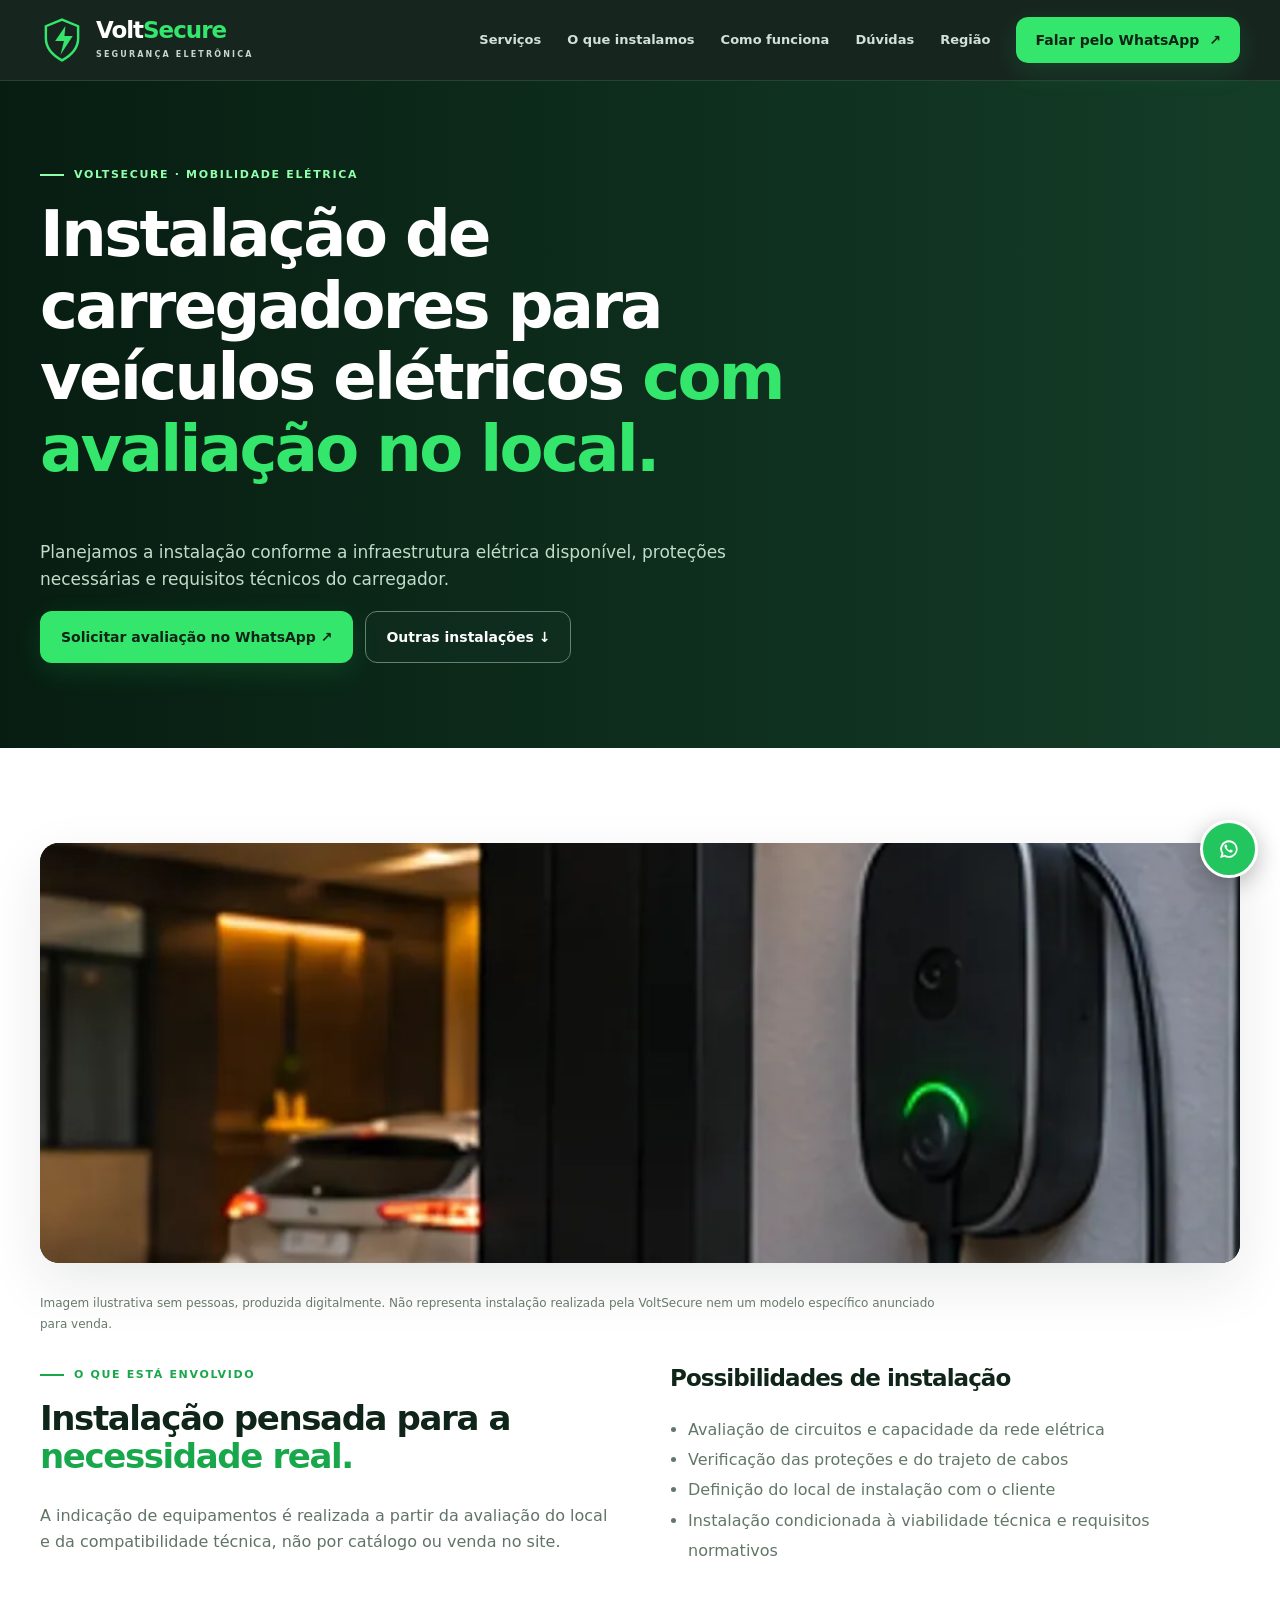
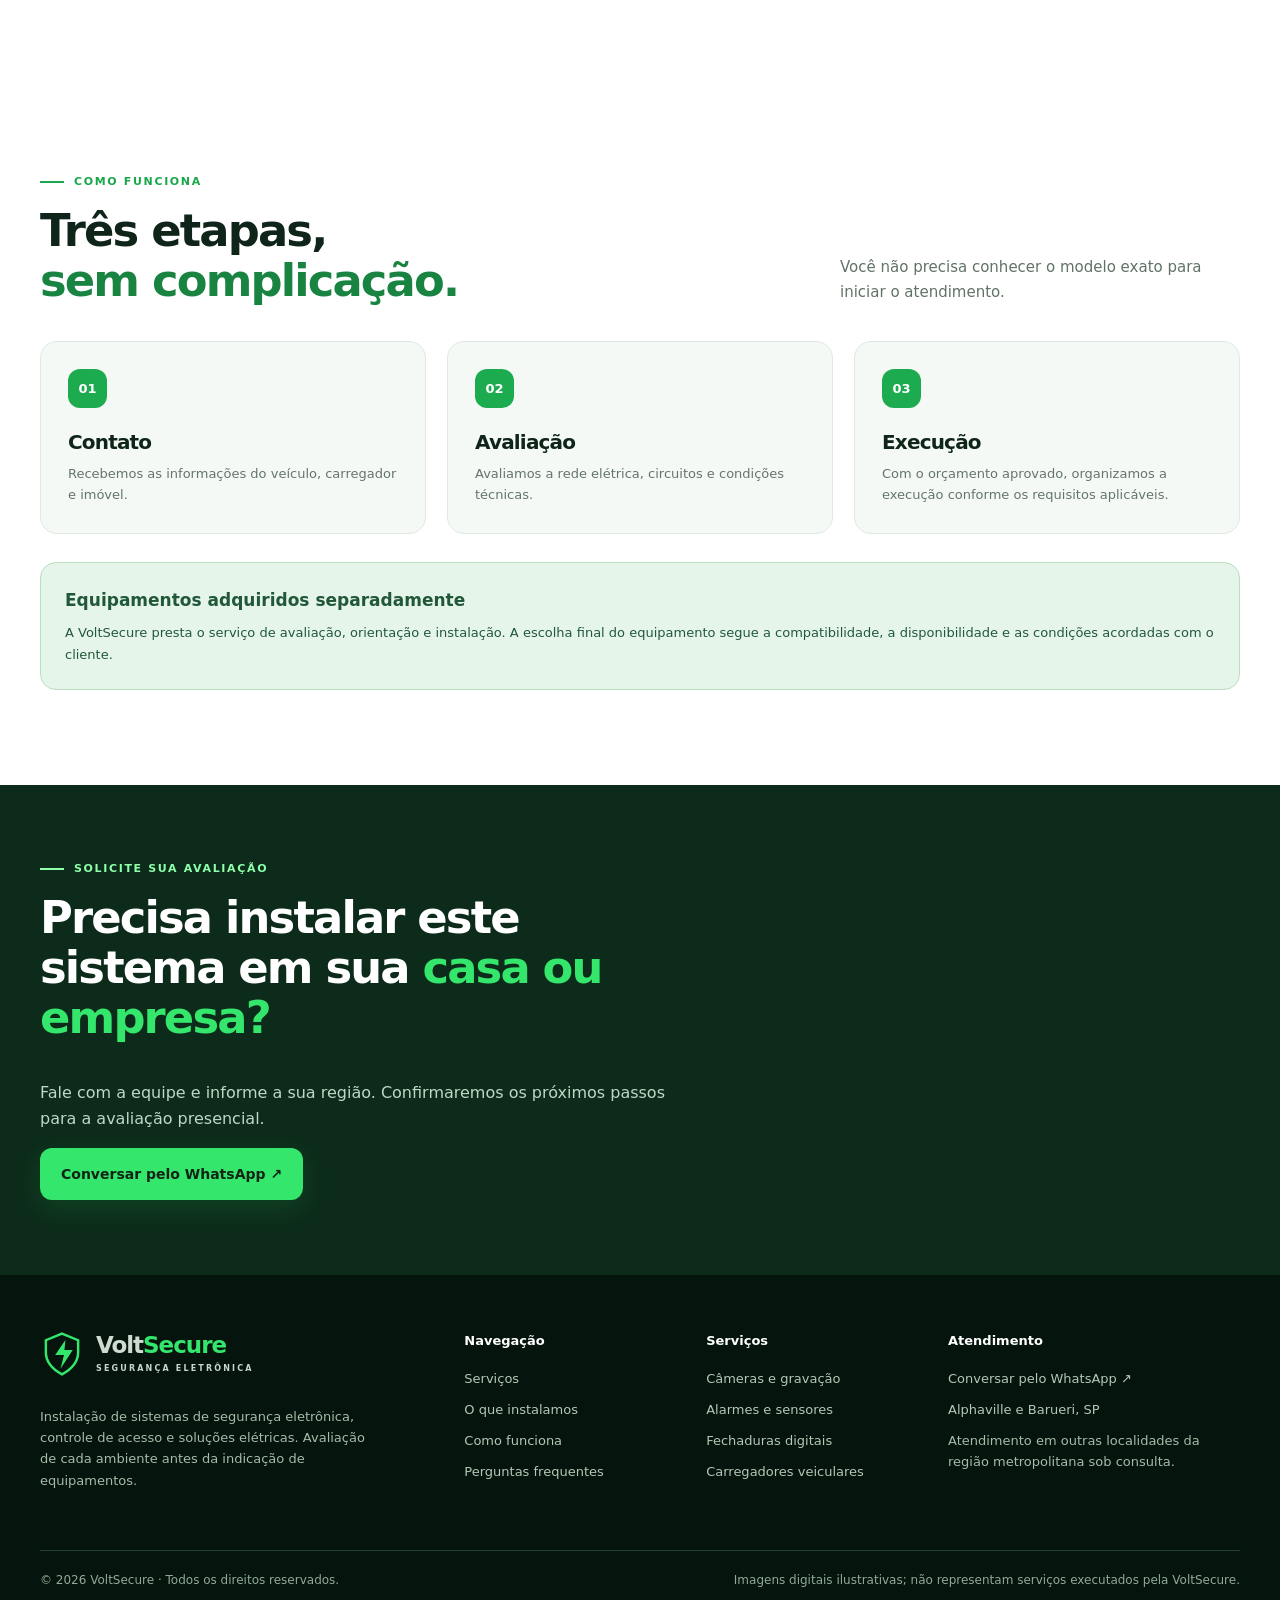
<file: assets/carregadores-veiculares.html>
<!doctype html><html lang="pt-BR"><head><meta charset="utf-8"><meta name="viewport" content="width=device-width,initial-scale=1"><meta name="theme-color" content="#07150e"><meta name="robots" content="index,follow,max-image-preview:large"><title>Instalação de carregadores para veículos elétricos em Alphaville e Barueri | VoltSecure</title><meta name="description" content="Planejamos a instalação conforme a infraestrutura elétrica disponível, proteções necessárias e requisitos técnicos do carregador. Peça avaliação presencial na VoltSecure pelo WhatsApp, em Alphaville e Barueri."><link rel="canonical" href="https://voltsecure.com.br/servicos/carregadores-veiculares.html"><link rel="icon" type="image/svg+xml" href="../favicon.svg"><link rel="stylesheet" href="../styles.css"><meta property="og:type" content="website"><meta property="og:site_name" content="VoltSecure"><meta property="og:locale" content="pt_BR"><meta property="og:url" content="https://voltsecure.com.br/servicos/carregadores-veiculares.html"><meta property="og:title" content="Instalação de carregadores para veículos elétricos em Alphaville e Barueri | VoltSecure"><meta property="og:description" content="Planejamos a instalação conforme a infraestrutura elétrica disponível, proteções necessárias e requisitos técnicos do carregador. Peça avaliação presencial na VoltSecure pelo WhatsApp, em Alphaville e Barueri."><meta property="og:image" content="https://voltsecure.com.br/assets/og-voltsecure.jpg"><meta property="og:image:secure_url" content="https://voltsecure.com.br/assets/og-voltsecure.jpg"><meta property="og:image:type" content="image/jpeg"><meta property="og:image:width" content="1200"><meta property="og:image:height" content="630"><meta property="og:image:alt" content="Fachada moderna com câmera de segurança, imagem ilustrativa VoltSecure"><meta name="twitter:card" content="summary_large_image"><meta name="twitter:title" content="Instalação de carregadores para veículos elétricos em Alphaville e Barueri | VoltSecure"><meta name="twitter:image" content="https://voltsecure.com.br/assets/og-voltsecure.jpg"><script src="../script.js" defer></script></head><body><a class="skip" href="#conteudo">Pular para o conteúdo</a><header class="nav" id="inicio"><div class="wrap nav-main">
 <a href="../index.html" class="brand" aria-label="VoltSecure, início"><span class="brand-shield"><svg viewBox="0 0 45 48" fill="none" aria-hidden="true"><path d="M22.5 3.2 39 9.9v12.4c0 10-6.9 17.4-16.5 22.6C12.9 39.7 6 32.3 6 22.3V9.9L22.5 3.2Z" stroke="currentColor" stroke-width="2.5"/><path d="M26 9.7 15.5 25h9L21 39l12.5-19H25l1-10.3Z" fill="currentColor"/></svg></span><span><span class="brand-title">Volt<span>Secure</span></span><small class="brand-sub">SEGURANÇA ELETRÔNICA</small></span></a>
 <button type="button" class="hamburger" id="menu-toggle" aria-label="Abrir menu" aria-expanded="false" aria-controls="main-nav"><span></span><span></span><span></span></button>
 <nav class="nav-links" id="main-nav" aria-label="Menu principal"><a href="../index.html#solucoes">Serviços</a><a href="../index.html#portfolio">O que instalamos</a><a href="../index.html#processo">Como funciona</a><a href="../index.html#perguntas">Dúvidas</a><a href="../index.html#atendimento">Região</a><a class="btn btn-green" href="https://wa.me/message/CSXTN5VPTHPSF1" target="_blank" rel="noopener noreferrer">Falar pelo WhatsApp <span aria-hidden="true">↗</span></a></nav>
 </div></header><main id="conteudo"><section class="detail-hero"><div class="wrap"><div class="detail-head"><p class="eyebrow light">VOLTSECURE · MOBILIDADE ELÉTRICA</p><h1>Instalação de carregadores para veículos elétricos <em>com avaliação no local.</em></h1><p>Planejamos a instalação conforme a infraestrutura elétrica disponível, proteções necessárias e requisitos técnicos do carregador.</p><div class="hero-actions"><a class="btn btn-green" href="https://wa.me/message/CSXTN5VPTHPSF1" target="_blank" rel="noopener noreferrer">Solicitar avaliação no WhatsApp ↗</a><a class="btn btn-ghost" href="../index.html#portfolio">Outras instalações ↓</a></div></div></div></section><section class="section detail-section"><div class="wrap"><div class="detail-media"><img alt="Carregador residencial para veículo elétrico instalado na garagem, imagem ilustrativa sem pessoas" class="" decoding="async" height="800" loading="lazy" src="../assets/carregador-fallback.webp" width="1200"/></div><p class="photo-disclaimer">Imagem ilustrativa sem pessoas, produzida digitalmente. Não representa instalação realizada pela VoltSecure nem um modelo específico anunciado para venda.</p><div class="detail-columns" style="margin-top:32px"><div><p class="eyebrow">O QUE ESTÁ ENVOLVIDO</p><h2>Instalação pensada para a <em>necessidade real.</em></h2><p class="muted">A indicação de equipamentos é realizada a partir da avaliação do local e da compatibilidade técnica, não por catálogo ou venda no site.</p></div><div><h3>Possibilidades de instalação</h3><ul><li>Avaliação de circuitos e capacidade da rede elétrica</li><li>Verificação das proteções e do trajeto de cabos</li><li>Definição do local de instalação com o cliente</li><li>Instalação condicionada à viabilidade técnica e requisitos normativos</li></ul></div></div></div></section><section class="section process"><div class="wrap"><div class="section-header"><div><p class="eyebrow">COMO FUNCIONA</p><h2>Três etapas, <em>sem complicação.</em></h2></div><p>Você não precisa conhecer o modelo exato para iniciar o atendimento.</p></div><div class="steps"><article class="step"><span class="step-number">01</span><h3>Contato</h3><p>Recebemos as informações do veículo, carregador e imóvel.</p></article><article class="step"><span class="step-number">02</span><h3>Avaliação</h3><p>Avaliamos a rede elétrica, circuitos e condições técnicas.</p></article><article class="step"><span class="step-number">03</span><h3>Execução</h3><p>Com o orçamento aprovado, organizamos a execução conforme os requisitos aplicáveis.</p></article></div><div class="detail-advice" style="margin-top:28px"><strong>Equipamentos adquiridos separadamente</strong><p>A VoltSecure presta o serviço de avaliação, orientação e instalação. A escolha final do equipamento segue a compatibilidade, a disponibilidade e as condições acordadas com o cliente.</p></div></div></section><section class="detail-cta"><div class="wrap"><p class="eyebrow light">SOLICITE SUA AVALIAÇÃO</p><h2>Precisa instalar este sistema em sua <em>casa ou empresa?</em></h2><p>Fale com a equipe e informe a sua região. Confirmaremos os próximos passos para a avaliação presencial.</p><a class="btn btn-green" href="https://wa.me/message/CSXTN5VPTHPSF1" rel="noopener noreferrer" target="_blank">Conversar pelo WhatsApp ↗</a></div></section></main><footer class="footer"><div class="wrap"><div class="footer-columns"><div class="col"><a href="../index.html" class="brand"><span class="brand-shield"><svg viewBox="0 0 45 48" fill="none" aria-hidden="true"><path d="M22.5 3.2 39 9.9v12.4c0 10-6.9 17.4-16.5 22.6C12.9 39.7 6 32.3 6 22.3V9.9L22.5 3.2Z" stroke="currentColor" stroke-width="2.5"/><path d="M26 9.7 15.5 25h9L21 39l12.5-19H25l1-10.3Z" fill="currentColor"/></svg></span><span><span class="brand-title">Volt<span>Secure</span></span><small class="brand-sub">SEGURANÇA ELETRÔNICA</small></span></a><p>Instalação de sistemas de segurança eletrônica, controle de acesso e soluções elétricas. Avaliação de cada ambiente antes da indicação de equipamentos.</p></div>
 <div class="col"><strong>Navegação</strong><a href="../index.html#solucoes">Serviços</a><a href="../index.html#portfolio">O que instalamos</a><a href="../index.html#processo">Como funciona</a><a href="../index.html#perguntas">Perguntas frequentes</a></div>
 <div class="col"><strong>Serviços</strong><a href="../servicos/instalacao-de-cameras.html">Câmeras e gravação</a><a href="../servicos/instalacao-de-alarmes.html">Alarmes e sensores</a><a href="../servicos/instalacao-de-fechaduras.html">Fechaduras digitais</a><a href="../servicos/carregadores-veiculares.html">Carregadores veiculares</a></div>
 <div class="col"><strong>Atendimento</strong><a href="https://wa.me/message/CSXTN5VPTHPSF1" target="_blank" rel="noopener noreferrer">Conversar pelo WhatsApp ↗</a><a href="../index.html#atendimento">Alphaville e Barueri, SP</a><p style="margin-top:10px">Atendimento em outras localidades da região metropolitana sob consulta.</p></div></div>
 <div class="footer-bottom"><span>© <span id="year">2026</span> VoltSecure · Todos os direitos reservados.</span><span>Imagens digitais ilustrativas; não representam serviços executados pela VoltSecure.</span></div></div></footer>
 <a class="float-wa" href="https://wa.me/message/CSXTN5VPTHPSF1" target="_blank" rel="noopener noreferrer" aria-label="Conversar pelo WhatsApp"><svg viewBox="0 0 32 32" aria-hidden="true"><path d="M16 3.3a12.8 12.8 0 0 0-10.9 19.4L3 29l6.5-1.7A12.8 12.8 0 1 0 16 3.3Zm0 2.7a10.1 10.1 0 0 1 0 20.2c-1.9 0-3.6-.5-5.2-1.5l-.6-.3-3.1.9.9-3.1-.4-.6A10.1 10.1 0 0 1 16 6ZM11 9.4c-.7 0-1.5 1.1-1.6 2.3-.2 2.7 3.3 6.8 6.7 8.5 3.8 1.8 5.1.1 5.4-1.3l-.2-.6-2.6-1.4c-.4-.2-.6-.2-.8.2l-1.1 1.1c-1.6-.7-3.4-2.2-4.3-3.9l.9-1.1c.3-.3.2-.6.1-.9l-1.2-2.5c-.2-.3-.5-.4-1.3-.4Z"/></svg></a><div class="mobile-wa"><a class="btn btn-green" href="https://wa.me/message/CSXTN5VPTHPSF1" target="_blank" rel="noopener noreferrer"><svg viewBox="0 0 32 32" aria-hidden="true"><path d="M16 3.3a12.8 12.8 0 0 0-10.9 19.4L3 29l6.5-1.7A12.8 12.8 0 1 0 16 3.3Zm0 2.7a10.1 10.1 0 0 1 0 20.2c-1.9 0-3.6-.5-5.2-1.5l-.6-.3-3.1.9.9-3.1-.4-.6A10.1 10.1 0 0 1 16 6ZM11 9.4c-.7 0-1.5 1.1-1.6 2.3-.2 2.7 3.3 6.8 6.7 8.5 3.8 1.8 5.1.1 5.4-1.3l-.2-.6-2.6-1.4c-.4-.2-.6-.2-.8.2l-1.1 1.1c-1.6-.7-3.4-2.2-4.3-3.9l.9-1.1c.3-.3.2-.6.1-.9l-1.2-2.5c-.2-.3-.5-.4-1.3-.4Z"/></svg> Solicitar avaliação no WhatsApp <span aria-hidden="true">↗</span></a></div></body></html>
</file>
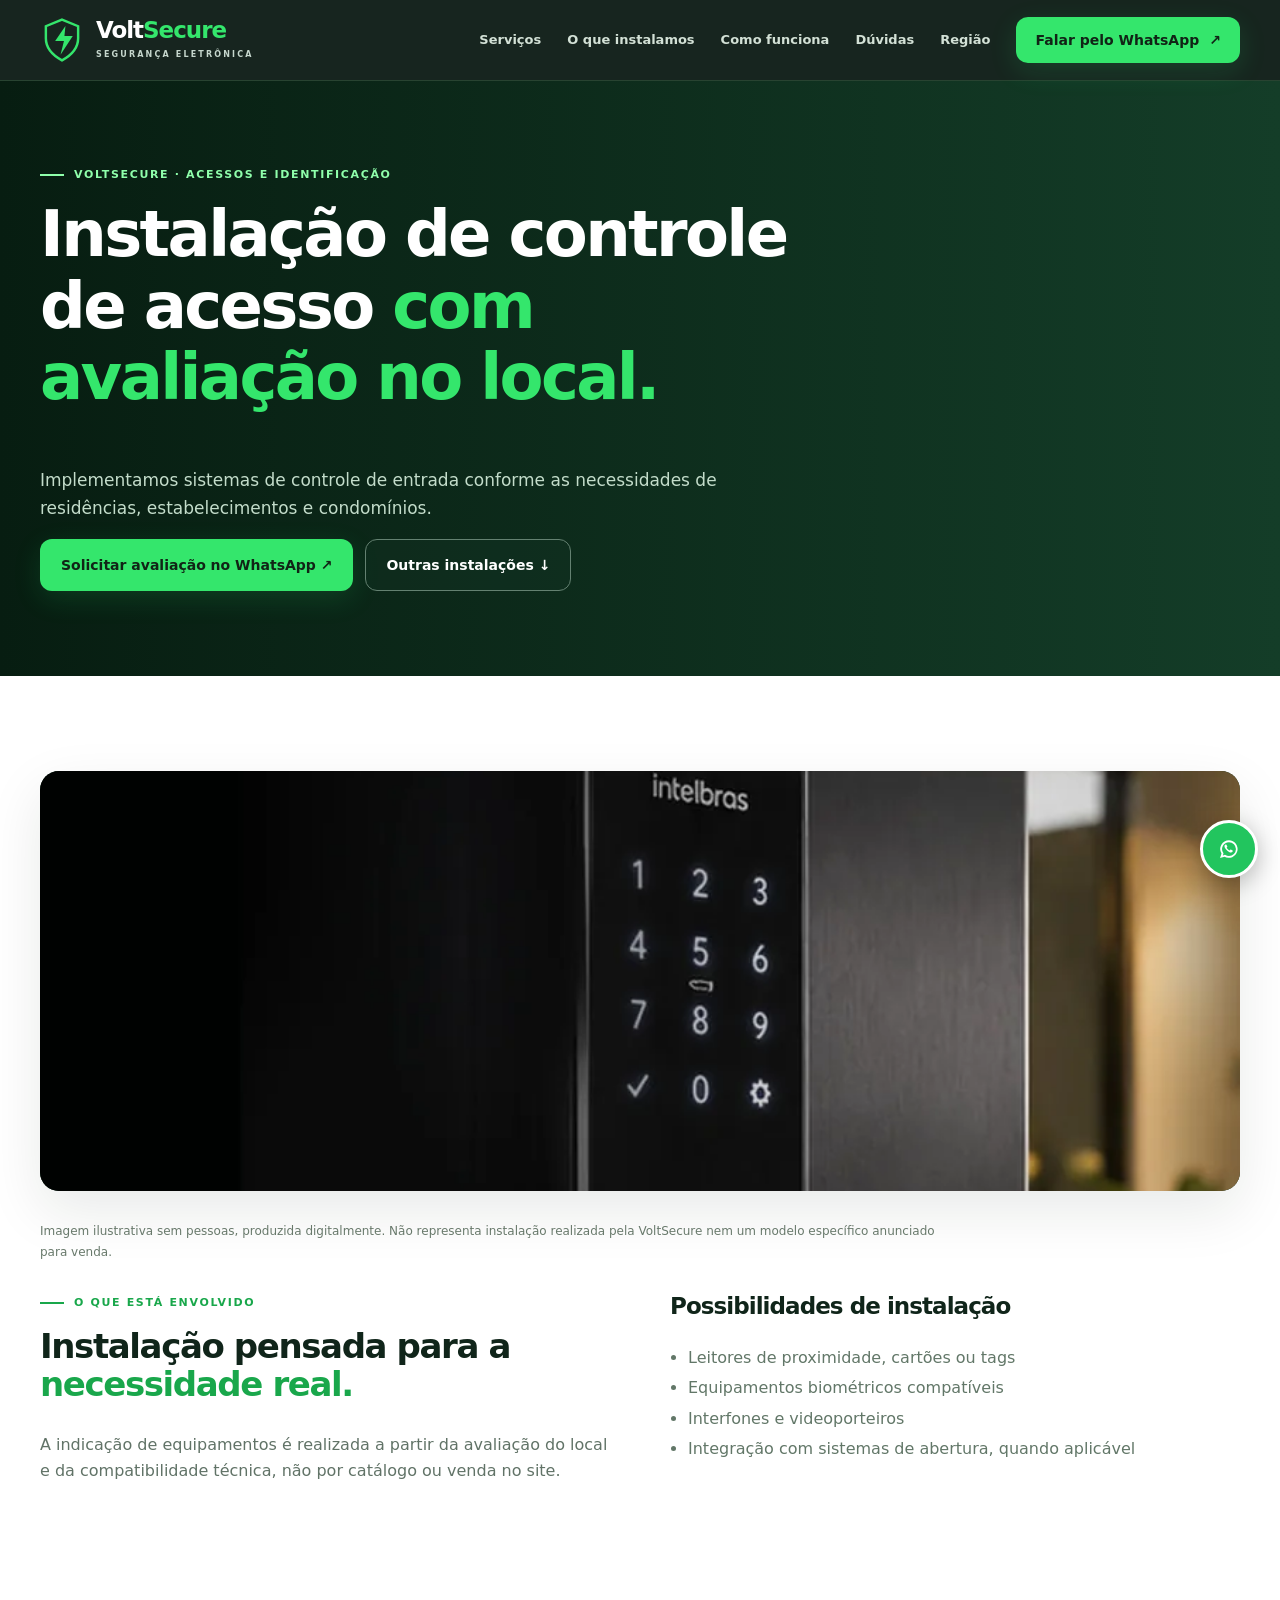
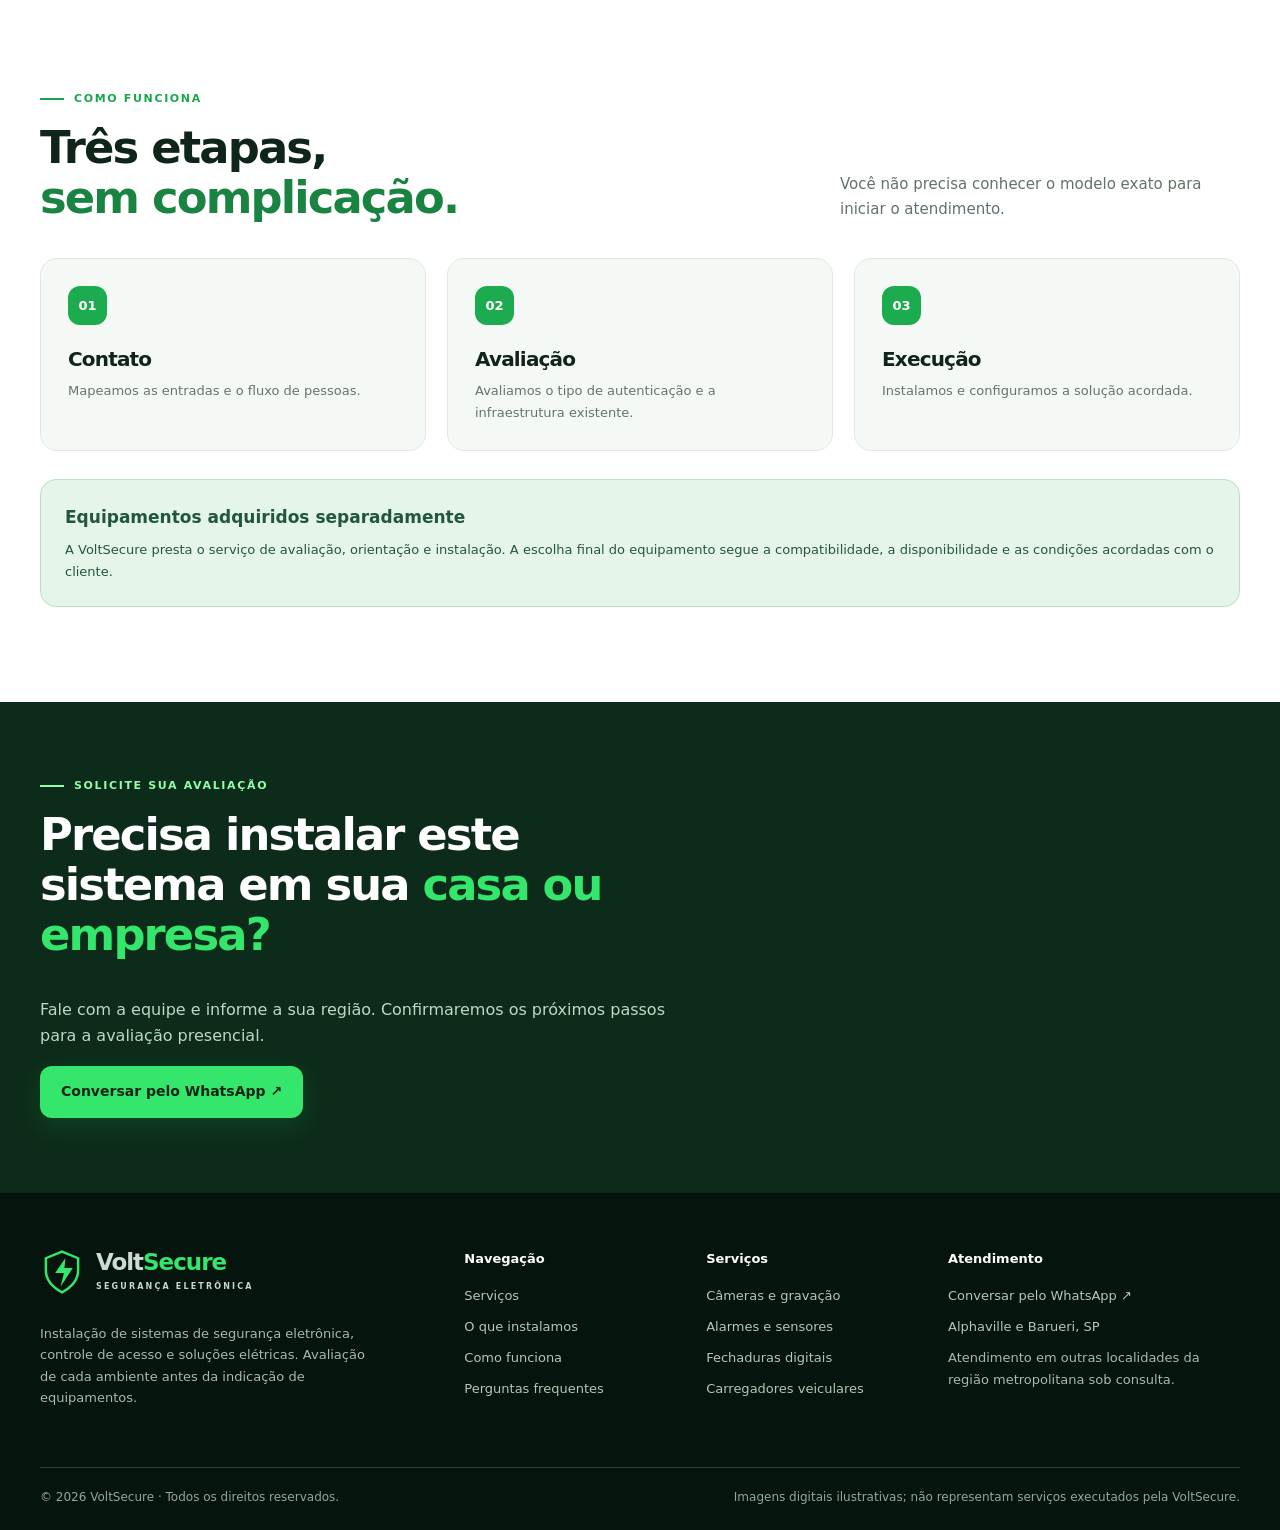
<file: assets/controle-de-acesso.html>
<!doctype html><html lang="pt-BR"><head><meta charset="utf-8"><meta name="viewport" content="width=device-width,initial-scale=1"><meta name="theme-color" content="#07150e"><meta name="robots" content="index,follow,max-image-preview:large"><title>Instalação de controle de acesso em Alphaville e Barueri | VoltSecure</title><meta name="description" content="Implementamos sistemas de controle de entrada conforme as necessidades de residências, estabelecimentos e condomínios. Peça avaliação presencial na VoltSecure pelo WhatsApp, em Alphaville e Barueri."><link rel="canonical" href="https://voltsecure.com.br/servicos/controle-de-acesso.html"><link rel="icon" type="image/svg+xml" href="../favicon.svg"><link rel="stylesheet" href="../styles.css"><meta property="og:type" content="website"><meta property="og:site_name" content="VoltSecure"><meta property="og:locale" content="pt_BR"><meta property="og:url" content="https://voltsecure.com.br/servicos/controle-de-acesso.html"><meta property="og:title" content="Instalação de controle de acesso em Alphaville e Barueri | VoltSecure"><meta property="og:description" content="Implementamos sistemas de controle de entrada conforme as necessidades de residências, estabelecimentos e condomínios. Peça avaliação presencial na VoltSecure pelo WhatsApp, em Alphaville e Barueri."><meta property="og:image" content="https://voltsecure.com.br/assets/og-voltsecure.jpg"><meta property="og:image:secure_url" content="https://voltsecure.com.br/assets/og-voltsecure.jpg"><meta property="og:image:type" content="image/jpeg"><meta property="og:image:width" content="1200"><meta property="og:image:height" content="630"><meta property="og:image:alt" content="Fachada moderna com câmera de segurança, imagem ilustrativa VoltSecure"><meta name="twitter:card" content="summary_large_image"><meta name="twitter:title" content="Instalação de controle de acesso em Alphaville e Barueri | VoltSecure"><meta name="twitter:image" content="https://voltsecure.com.br/assets/og-voltsecure.jpg"><script src="../script.js" defer></script></head><body><a class="skip" href="#conteudo">Pular para o conteúdo</a><header class="nav" id="inicio"><div class="wrap nav-main">
 <a href="../index.html" class="brand" aria-label="VoltSecure, início"><span class="brand-shield"><svg viewBox="0 0 45 48" fill="none" aria-hidden="true"><path d="M22.5 3.2 39 9.9v12.4c0 10-6.9 17.4-16.5 22.6C12.9 39.7 6 32.3 6 22.3V9.9L22.5 3.2Z" stroke="currentColor" stroke-width="2.5"/><path d="M26 9.7 15.5 25h9L21 39l12.5-19H25l1-10.3Z" fill="currentColor"/></svg></span><span><span class="brand-title">Volt<span>Secure</span></span><small class="brand-sub">SEGURANÇA ELETRÔNICA</small></span></a>
 <button type="button" class="hamburger" id="menu-toggle" aria-label="Abrir menu" aria-expanded="false" aria-controls="main-nav"><span></span><span></span><span></span></button>
 <nav class="nav-links" id="main-nav" aria-label="Menu principal"><a href="../index.html#solucoes">Serviços</a><a href="../index.html#portfolio">O que instalamos</a><a href="../index.html#processo">Como funciona</a><a href="../index.html#perguntas">Dúvidas</a><a href="../index.html#atendimento">Região</a><a class="btn btn-green" href="https://wa.me/message/CSXTN5VPTHPSF1" target="_blank" rel="noopener noreferrer">Falar pelo WhatsApp <span aria-hidden="true">↗</span></a></nav>
 </div></header><main id="conteudo"><section class="detail-hero"><div class="wrap"><div class="detail-head"><p class="eyebrow light">VOLTSECURE · ACESSOS E IDENTIFICAÇÃO</p><h1>Instalação de controle de acesso <em>com avaliação no local.</em></h1><p>Implementamos sistemas de controle de entrada conforme as necessidades de residências, estabelecimentos e condomínios.</p><div class="hero-actions"><a class="btn btn-green" href="https://wa.me/message/CSXTN5VPTHPSF1" target="_blank" rel="noopener noreferrer">Solicitar avaliação no WhatsApp ↗</a><a class="btn btn-ghost" href="../index.html#portfolio">Outras instalações ↓</a></div></div></div></section><section class="section detail-section"><div class="wrap"><div class="detail-media"><img alt="Fechadura digital instalada em porta, imagem ilustrativa sem pessoas" class="" decoding="async" height="800" loading="lazy" src="../assets/fechadura-fallback.webp" width="1200"/></div><p class="photo-disclaimer">Imagem ilustrativa sem pessoas, produzida digitalmente. Não representa instalação realizada pela VoltSecure nem um modelo específico anunciado para venda.</p><div class="detail-columns" style="margin-top:32px"><div><p class="eyebrow">O QUE ESTÁ ENVOLVIDO</p><h2>Instalação pensada para a <em>necessidade real.</em></h2><p class="muted">A indicação de equipamentos é realizada a partir da avaliação do local e da compatibilidade técnica, não por catálogo ou venda no site.</p></div><div><h3>Possibilidades de instalação</h3><ul><li>Leitores de proximidade, cartões ou tags</li><li>Equipamentos biométricos compatíveis</li><li>Interfones e videoporteiros</li><li>Integração com sistemas de abertura, quando aplicável</li></ul></div></div></div></section><section class="section process"><div class="wrap"><div class="section-header"><div><p class="eyebrow">COMO FUNCIONA</p><h2>Três etapas, <em>sem complicação.</em></h2></div><p>Você não precisa conhecer o modelo exato para iniciar o atendimento.</p></div><div class="steps"><article class="step"><span class="step-number">01</span><h3>Contato</h3><p>Mapeamos as entradas e o fluxo de pessoas.</p></article><article class="step"><span class="step-number">02</span><h3>Avaliação</h3><p>Avaliamos o tipo de autenticação e a infraestrutura existente.</p></article><article class="step"><span class="step-number">03</span><h3>Execução</h3><p>Instalamos e configuramos a solução acordada.</p></article></div><div class="detail-advice" style="margin-top:28px"><strong>Equipamentos adquiridos separadamente</strong><p>A VoltSecure presta o serviço de avaliação, orientação e instalação. A escolha final do equipamento segue a compatibilidade, a disponibilidade e as condições acordadas com o cliente.</p></div></div></section><section class="detail-cta"><div class="wrap"><p class="eyebrow light">SOLICITE SUA AVALIAÇÃO</p><h2>Precisa instalar este sistema em sua <em>casa ou empresa?</em></h2><p>Fale com a equipe e informe a sua região. Confirmaremos os próximos passos para a avaliação presencial.</p><a class="btn btn-green" href="https://wa.me/message/CSXTN5VPTHPSF1" rel="noopener noreferrer" target="_blank">Conversar pelo WhatsApp ↗</a></div></section></main><footer class="footer"><div class="wrap"><div class="footer-columns"><div class="col"><a href="../index.html" class="brand"><span class="brand-shield"><svg viewBox="0 0 45 48" fill="none" aria-hidden="true"><path d="M22.5 3.2 39 9.9v12.4c0 10-6.9 17.4-16.5 22.6C12.9 39.7 6 32.3 6 22.3V9.9L22.5 3.2Z" stroke="currentColor" stroke-width="2.5"/><path d="M26 9.7 15.5 25h9L21 39l12.5-19H25l1-10.3Z" fill="currentColor"/></svg></span><span><span class="brand-title">Volt<span>Secure</span></span><small class="brand-sub">SEGURANÇA ELETRÔNICA</small></span></a><p>Instalação de sistemas de segurança eletrônica, controle de acesso e soluções elétricas. Avaliação de cada ambiente antes da indicação de equipamentos.</p></div>
 <div class="col"><strong>Navegação</strong><a href="../index.html#solucoes">Serviços</a><a href="../index.html#portfolio">O que instalamos</a><a href="../index.html#processo">Como funciona</a><a href="../index.html#perguntas">Perguntas frequentes</a></div>
 <div class="col"><strong>Serviços</strong><a href="../servicos/instalacao-de-cameras.html">Câmeras e gravação</a><a href="../servicos/instalacao-de-alarmes.html">Alarmes e sensores</a><a href="../servicos/instalacao-de-fechaduras.html">Fechaduras digitais</a><a href="../servicos/carregadores-veiculares.html">Carregadores veiculares</a></div>
 <div class="col"><strong>Atendimento</strong><a href="https://wa.me/message/CSXTN5VPTHPSF1" target="_blank" rel="noopener noreferrer">Conversar pelo WhatsApp ↗</a><a href="../index.html#atendimento">Alphaville e Barueri, SP</a><p style="margin-top:10px">Atendimento em outras localidades da região metropolitana sob consulta.</p></div></div>
 <div class="footer-bottom"><span>© <span id="year">2026</span> VoltSecure · Todos os direitos reservados.</span><span>Imagens digitais ilustrativas; não representam serviços executados pela VoltSecure.</span></div></div></footer>
 <a class="float-wa" href="https://wa.me/message/CSXTN5VPTHPSF1" target="_blank" rel="noopener noreferrer" aria-label="Conversar pelo WhatsApp"><svg viewBox="0 0 32 32" aria-hidden="true"><path d="M16 3.3a12.8 12.8 0 0 0-10.9 19.4L3 29l6.5-1.7A12.8 12.8 0 1 0 16 3.3Zm0 2.7a10.1 10.1 0 0 1 0 20.2c-1.9 0-3.6-.5-5.2-1.5l-.6-.3-3.1.9.9-3.1-.4-.6A10.1 10.1 0 0 1 16 6ZM11 9.4c-.7 0-1.5 1.1-1.6 2.3-.2 2.7 3.3 6.8 6.7 8.5 3.8 1.8 5.1.1 5.4-1.3l-.2-.6-2.6-1.4c-.4-.2-.6-.2-.8.2l-1.1 1.1c-1.6-.7-3.4-2.2-4.3-3.9l.9-1.1c.3-.3.2-.6.1-.9l-1.2-2.5c-.2-.3-.5-.4-1.3-.4Z"/></svg></a><div class="mobile-wa"><a class="btn btn-green" href="https://wa.me/message/CSXTN5VPTHPSF1" target="_blank" rel="noopener noreferrer"><svg viewBox="0 0 32 32" aria-hidden="true"><path d="M16 3.3a12.8 12.8 0 0 0-10.9 19.4L3 29l6.5-1.7A12.8 12.8 0 1 0 16 3.3Zm0 2.7a10.1 10.1 0 0 1 0 20.2c-1.9 0-3.6-.5-5.2-1.5l-.6-.3-3.1.9.9-3.1-.4-.6A10.1 10.1 0 0 1 16 6ZM11 9.4c-.7 0-1.5 1.1-1.6 2.3-.2 2.7 3.3 6.8 6.7 8.5 3.8 1.8 5.1.1 5.4-1.3l-.2-.6-2.6-1.4c-.4-.2-.6-.2-.8.2l-1.1 1.1c-1.6-.7-3.4-2.2-4.3-3.9l.9-1.1c.3-.3.2-.6.1-.9l-1.2-2.5c-.2-.3-.5-.4-1.3-.4Z"/></svg> Solicitar avaliação no WhatsApp <span aria-hidden="true">↗</span></a></div></body></html>
</file>
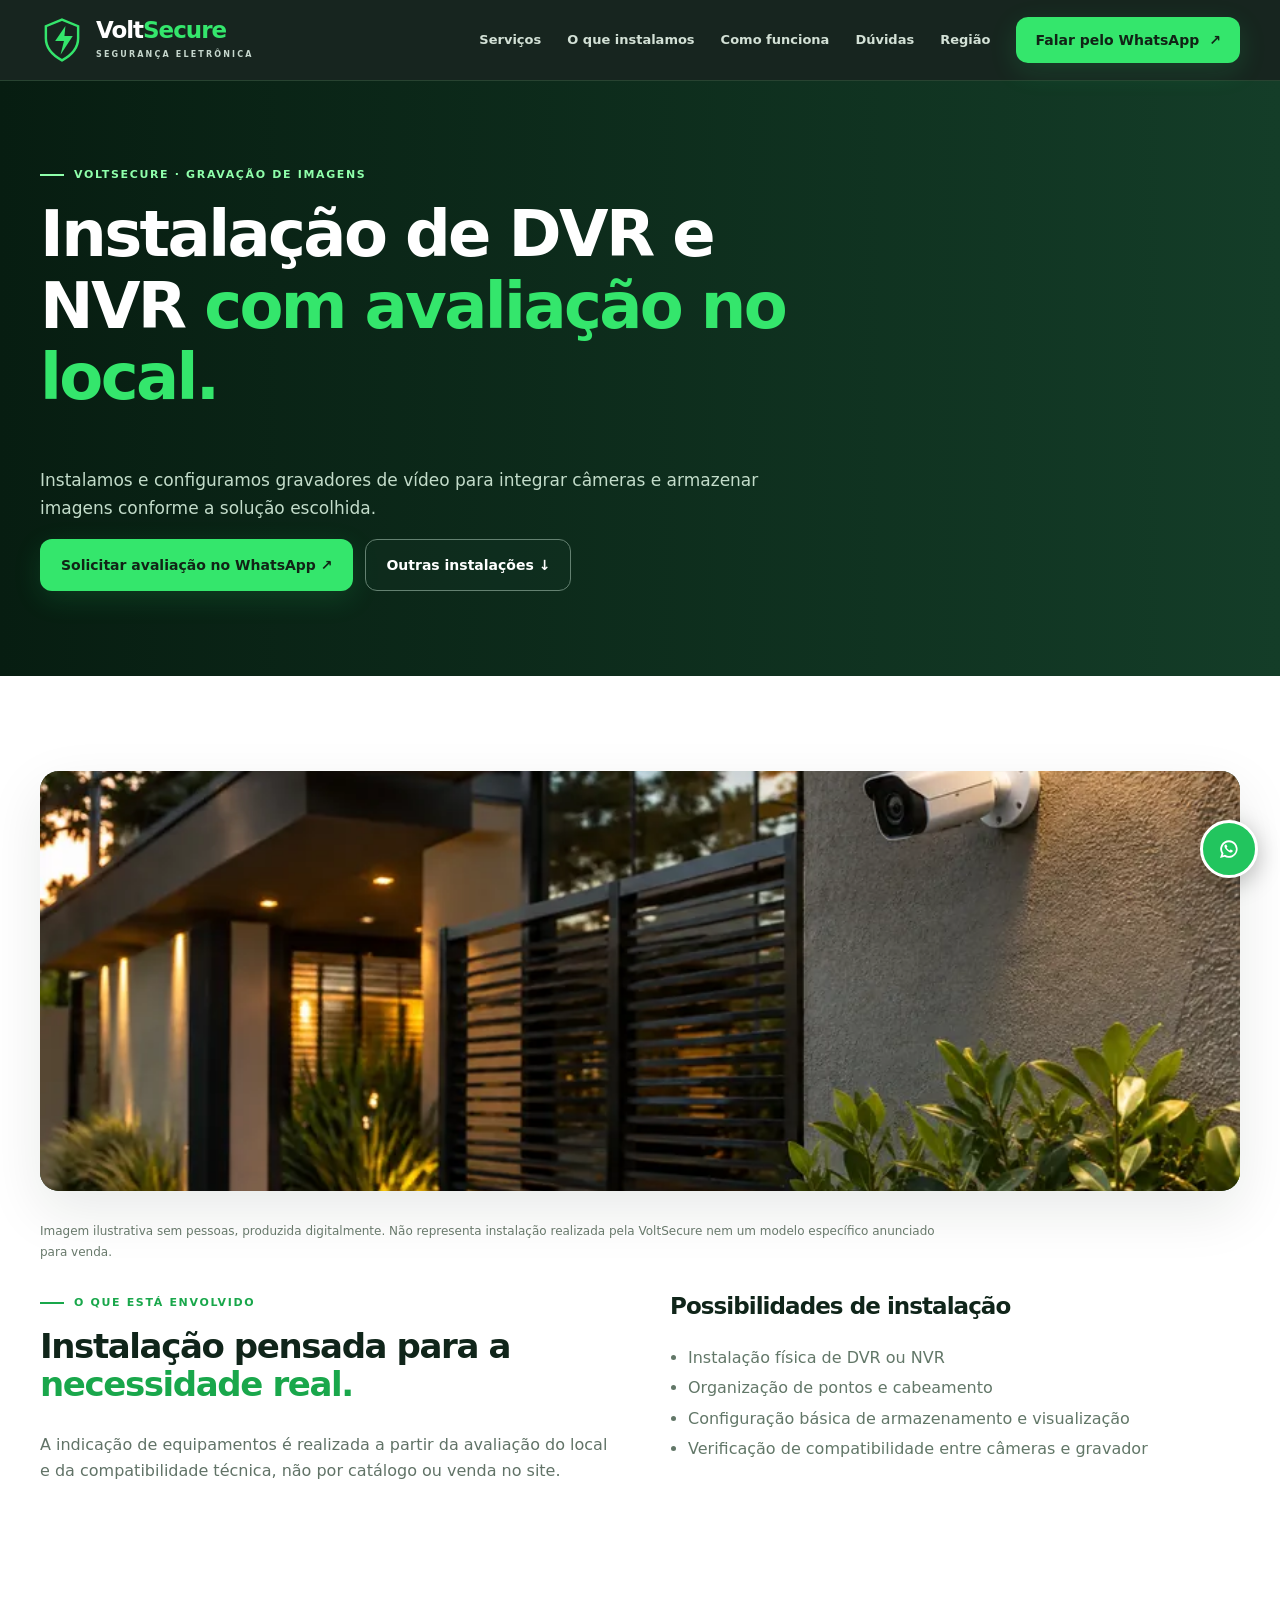
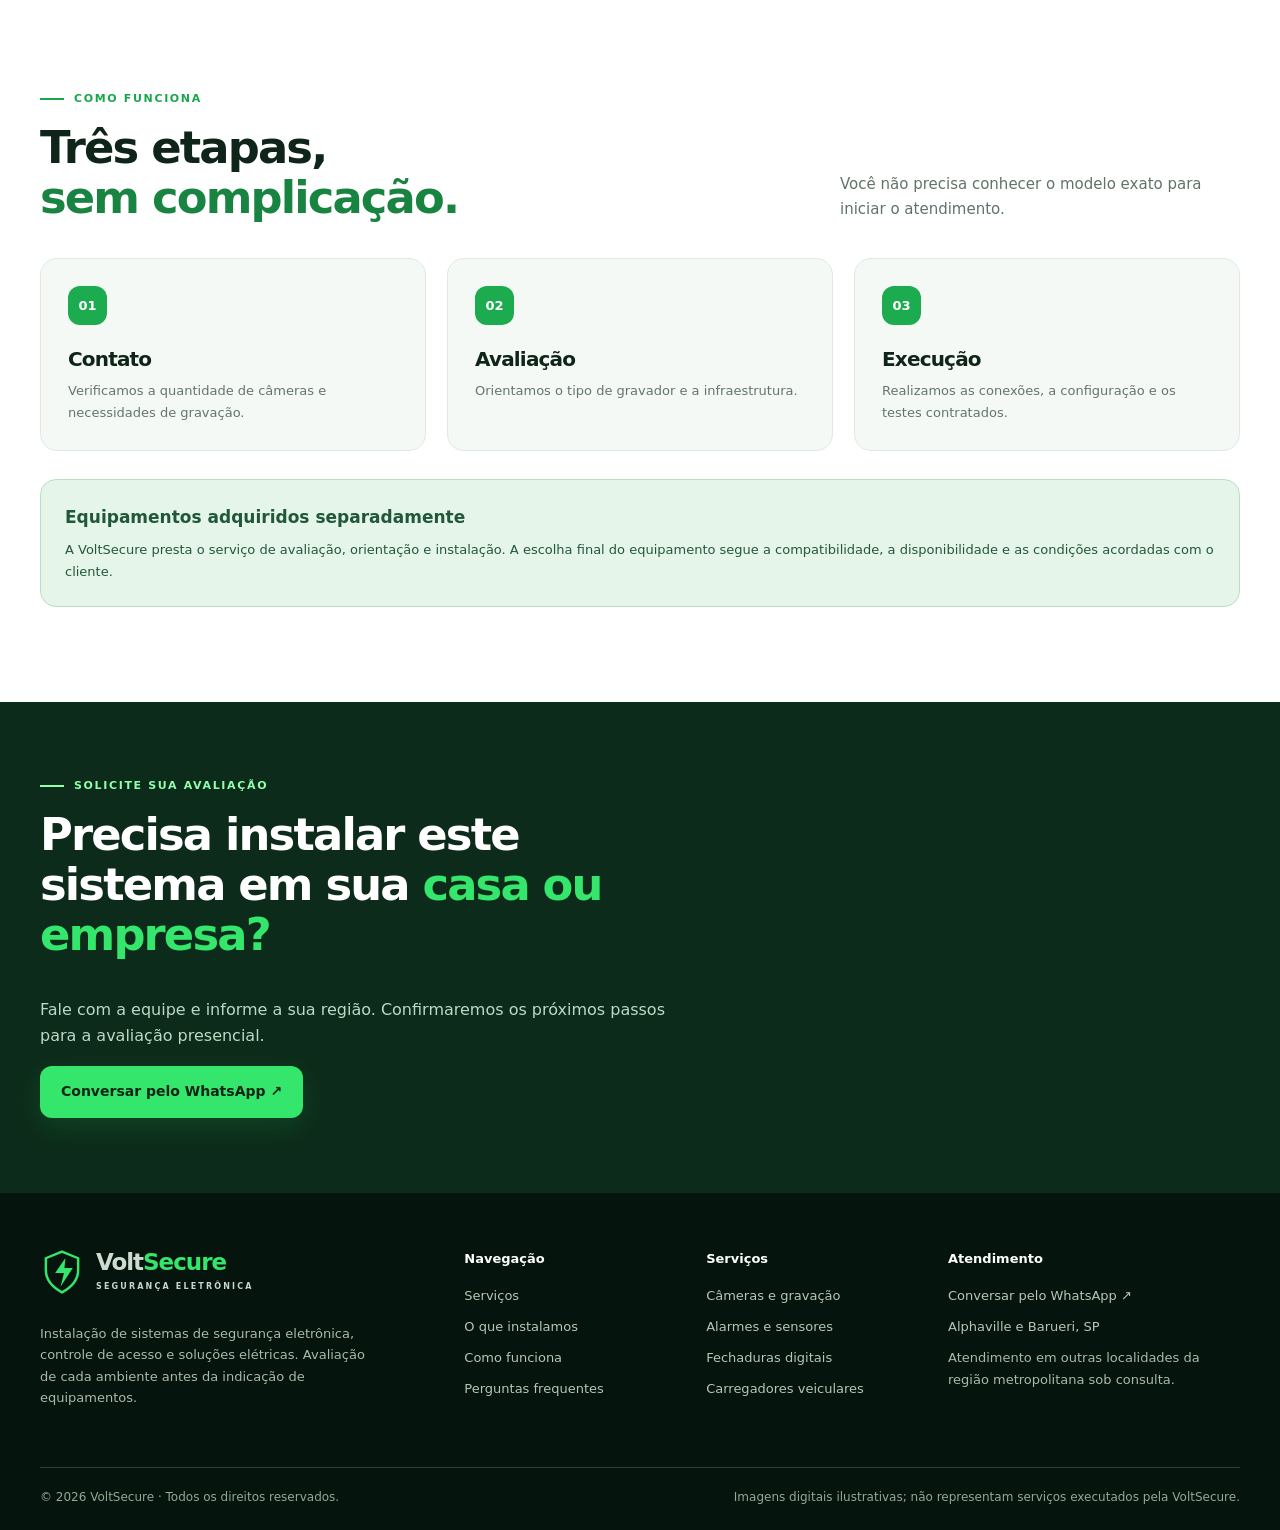
<file: assets/dvr-nvr.html>
<!doctype html><html lang="pt-BR"><head><meta charset="utf-8"><meta name="viewport" content="width=device-width,initial-scale=1"><meta name="theme-color" content="#07150e"><meta name="robots" content="index,follow,max-image-preview:large"><title>Instalação de DVR e NVR em Alphaville e Barueri | VoltSecure</title><meta name="description" content="Instalamos e configuramos gravadores de vídeo para integrar câmeras e armazenar imagens conforme a solução escolhida. Peça avaliação presencial na VoltSecure pelo WhatsApp, em Alphaville e Barueri."><link rel="canonical" href="https://voltsecure.com.br/servicos/dvr-nvr.html"><link rel="icon" type="image/svg+xml" href="../favicon.svg"><link rel="stylesheet" href="../styles.css"><meta property="og:type" content="website"><meta property="og:site_name" content="VoltSecure"><meta property="og:locale" content="pt_BR"><meta property="og:url" content="https://voltsecure.com.br/servicos/dvr-nvr.html"><meta property="og:title" content="Instalação de DVR e NVR em Alphaville e Barueri | VoltSecure"><meta property="og:description" content="Instalamos e configuramos gravadores de vídeo para integrar câmeras e armazenar imagens conforme a solução escolhida. Peça avaliação presencial na VoltSecure pelo WhatsApp, em Alphaville e Barueri."><meta property="og:image" content="https://voltsecure.com.br/assets/og-voltsecure.jpg"><meta property="og:image:secure_url" content="https://voltsecure.com.br/assets/og-voltsecure.jpg"><meta property="og:image:type" content="image/jpeg"><meta property="og:image:width" content="1200"><meta property="og:image:height" content="630"><meta property="og:image:alt" content="Fachada moderna com câmera de segurança, imagem ilustrativa VoltSecure"><meta name="twitter:card" content="summary_large_image"><meta name="twitter:title" content="Instalação de DVR e NVR em Alphaville e Barueri | VoltSecure"><meta name="twitter:image" content="https://voltsecure.com.br/assets/og-voltsecure.jpg"><script src="../script.js" defer></script></head><body><a class="skip" href="#conteudo">Pular para o conteúdo</a><header class="nav" id="inicio"><div class="wrap nav-main">
 <a href="../index.html" class="brand" aria-label="VoltSecure, início"><span class="brand-shield"><svg viewBox="0 0 45 48" fill="none" aria-hidden="true"><path d="M22.5 3.2 39 9.9v12.4c0 10-6.9 17.4-16.5 22.6C12.9 39.7 6 32.3 6 22.3V9.9L22.5 3.2Z" stroke="currentColor" stroke-width="2.5"/><path d="M26 9.7 15.5 25h9L21 39l12.5-19H25l1-10.3Z" fill="currentColor"/></svg></span><span><span class="brand-title">Volt<span>Secure</span></span><small class="brand-sub">SEGURANÇA ELETRÔNICA</small></span></a>
 <button type="button" class="hamburger" id="menu-toggle" aria-label="Abrir menu" aria-expanded="false" aria-controls="main-nav"><span></span><span></span><span></span></button>
 <nav class="nav-links" id="main-nav" aria-label="Menu principal"><a href="../index.html#solucoes">Serviços</a><a href="../index.html#portfolio">O que instalamos</a><a href="../index.html#processo">Como funciona</a><a href="../index.html#perguntas">Dúvidas</a><a href="../index.html#atendimento">Região</a><a class="btn btn-green" href="https://wa.me/message/CSXTN5VPTHPSF1" target="_blank" rel="noopener noreferrer">Falar pelo WhatsApp <span aria-hidden="true">↗</span></a></nav>
 </div></header><main id="conteudo"><section class="detail-hero"><div class="wrap"><div class="detail-head"><p class="eyebrow light">VOLTSECURE · GRAVAÇÃO DE IMAGENS</p><h1>Instalação de DVR e NVR <em>com avaliação no local.</em></h1><p>Instalamos e configuramos gravadores de vídeo para integrar câmeras e armazenar imagens conforme a solução escolhida.</p><div class="hero-actions"><a class="btn btn-green" href="https://wa.me/message/CSXTN5VPTHPSF1" target="_blank" rel="noopener noreferrer">Solicitar avaliação no WhatsApp ↗</a><a class="btn btn-ghost" href="../index.html#portfolio">Outras instalações ↓</a></div></div></div></section><section class="section detail-section"><div class="wrap"><div class="detail-media"><img alt="Câmera de segurança instalada em fachada, imagem ilustrativa sem pessoas" class="" decoding="async" height="800" loading="lazy" src="../assets/camera-fallback.webp" width="1200"/></div><p class="photo-disclaimer">Imagem ilustrativa sem pessoas, produzida digitalmente. Não representa instalação realizada pela VoltSecure nem um modelo específico anunciado para venda.</p><div class="detail-columns" style="margin-top:32px"><div><p class="eyebrow">O QUE ESTÁ ENVOLVIDO</p><h2>Instalação pensada para a <em>necessidade real.</em></h2><p class="muted">A indicação de equipamentos é realizada a partir da avaliação do local e da compatibilidade técnica, não por catálogo ou venda no site.</p></div><div><h3>Possibilidades de instalação</h3><ul><li>Instalação física de DVR ou NVR</li><li>Organização de pontos e cabeamento</li><li>Configuração básica de armazenamento e visualização</li><li>Verificação de compatibilidade entre câmeras e gravador</li></ul></div></div></div></section><section class="section process"><div class="wrap"><div class="section-header"><div><p class="eyebrow">COMO FUNCIONA</p><h2>Três etapas, <em>sem complicação.</em></h2></div><p>Você não precisa conhecer o modelo exato para iniciar o atendimento.</p></div><div class="steps"><article class="step"><span class="step-number">01</span><h3>Contato</h3><p>Verificamos a quantidade de câmeras e necessidades de gravação.</p></article><article class="step"><span class="step-number">02</span><h3>Avaliação</h3><p>Orientamos o tipo de gravador e a infraestrutura.</p></article><article class="step"><span class="step-number">03</span><h3>Execução</h3><p>Realizamos as conexões, a configuração e os testes contratados.</p></article></div><div class="detail-advice" style="margin-top:28px"><strong>Equipamentos adquiridos separadamente</strong><p>A VoltSecure presta o serviço de avaliação, orientação e instalação. A escolha final do equipamento segue a compatibilidade, a disponibilidade e as condições acordadas com o cliente.</p></div></div></section><section class="detail-cta"><div class="wrap"><p class="eyebrow light">SOLICITE SUA AVALIAÇÃO</p><h2>Precisa instalar este sistema em sua <em>casa ou empresa?</em></h2><p>Fale com a equipe e informe a sua região. Confirmaremos os próximos passos para a avaliação presencial.</p><a class="btn btn-green" href="https://wa.me/message/CSXTN5VPTHPSF1" rel="noopener noreferrer" target="_blank">Conversar pelo WhatsApp ↗</a></div></section></main><footer class="footer"><div class="wrap"><div class="footer-columns"><div class="col"><a href="../index.html" class="brand"><span class="brand-shield"><svg viewBox="0 0 45 48" fill="none" aria-hidden="true"><path d="M22.5 3.2 39 9.9v12.4c0 10-6.9 17.4-16.5 22.6C12.9 39.7 6 32.3 6 22.3V9.9L22.5 3.2Z" stroke="currentColor" stroke-width="2.5"/><path d="M26 9.7 15.5 25h9L21 39l12.5-19H25l1-10.3Z" fill="currentColor"/></svg></span><span><span class="brand-title">Volt<span>Secure</span></span><small class="brand-sub">SEGURANÇA ELETRÔNICA</small></span></a><p>Instalação de sistemas de segurança eletrônica, controle de acesso e soluções elétricas. Avaliação de cada ambiente antes da indicação de equipamentos.</p></div>
 <div class="col"><strong>Navegação</strong><a href="../index.html#solucoes">Serviços</a><a href="../index.html#portfolio">O que instalamos</a><a href="../index.html#processo">Como funciona</a><a href="../index.html#perguntas">Perguntas frequentes</a></div>
 <div class="col"><strong>Serviços</strong><a href="../servicos/instalacao-de-cameras.html">Câmeras e gravação</a><a href="../servicos/instalacao-de-alarmes.html">Alarmes e sensores</a><a href="../servicos/instalacao-de-fechaduras.html">Fechaduras digitais</a><a href="../servicos/carregadores-veiculares.html">Carregadores veiculares</a></div>
 <div class="col"><strong>Atendimento</strong><a href="https://wa.me/message/CSXTN5VPTHPSF1" target="_blank" rel="noopener noreferrer">Conversar pelo WhatsApp ↗</a><a href="../index.html#atendimento">Alphaville e Barueri, SP</a><p style="margin-top:10px">Atendimento em outras localidades da região metropolitana sob consulta.</p></div></div>
 <div class="footer-bottom"><span>© <span id="year">2026</span> VoltSecure · Todos os direitos reservados.</span><span>Imagens digitais ilustrativas; não representam serviços executados pela VoltSecure.</span></div></div></footer>
 <a class="float-wa" href="https://wa.me/message/CSXTN5VPTHPSF1" target="_blank" rel="noopener noreferrer" aria-label="Conversar pelo WhatsApp"><svg viewBox="0 0 32 32" aria-hidden="true"><path d="M16 3.3a12.8 12.8 0 0 0-10.9 19.4L3 29l6.5-1.7A12.8 12.8 0 1 0 16 3.3Zm0 2.7a10.1 10.1 0 0 1 0 20.2c-1.9 0-3.6-.5-5.2-1.5l-.6-.3-3.1.9.9-3.1-.4-.6A10.1 10.1 0 0 1 16 6ZM11 9.4c-.7 0-1.5 1.1-1.6 2.3-.2 2.7 3.3 6.8 6.7 8.5 3.8 1.8 5.1.1 5.4-1.3l-.2-.6-2.6-1.4c-.4-.2-.6-.2-.8.2l-1.1 1.1c-1.6-.7-3.4-2.2-4.3-3.9l.9-1.1c.3-.3.2-.6.1-.9l-1.2-2.5c-.2-.3-.5-.4-1.3-.4Z"/></svg></a><div class="mobile-wa"><a class="btn btn-green" href="https://wa.me/message/CSXTN5VPTHPSF1" target="_blank" rel="noopener noreferrer"><svg viewBox="0 0 32 32" aria-hidden="true"><path d="M16 3.3a12.8 12.8 0 0 0-10.9 19.4L3 29l6.5-1.7A12.8 12.8 0 1 0 16 3.3Zm0 2.7a10.1 10.1 0 0 1 0 20.2c-1.9 0-3.6-.5-5.2-1.5l-.6-.3-3.1.9.9-3.1-.4-.6A10.1 10.1 0 0 1 16 6ZM11 9.4c-.7 0-1.5 1.1-1.6 2.3-.2 2.7 3.3 6.8 6.7 8.5 3.8 1.8 5.1.1 5.4-1.3l-.2-.6-2.6-1.4c-.4-.2-.6-.2-.8.2l-1.1 1.1c-1.6-.7-3.4-2.2-4.3-3.9l.9-1.1c.3-.3.2-.6.1-.9l-1.2-2.5c-.2-.3-.5-.4-1.3-.4Z"/></svg> Solicitar avaliação no WhatsApp <span aria-hidden="true">↗</span></a></div></body></html>
</file>
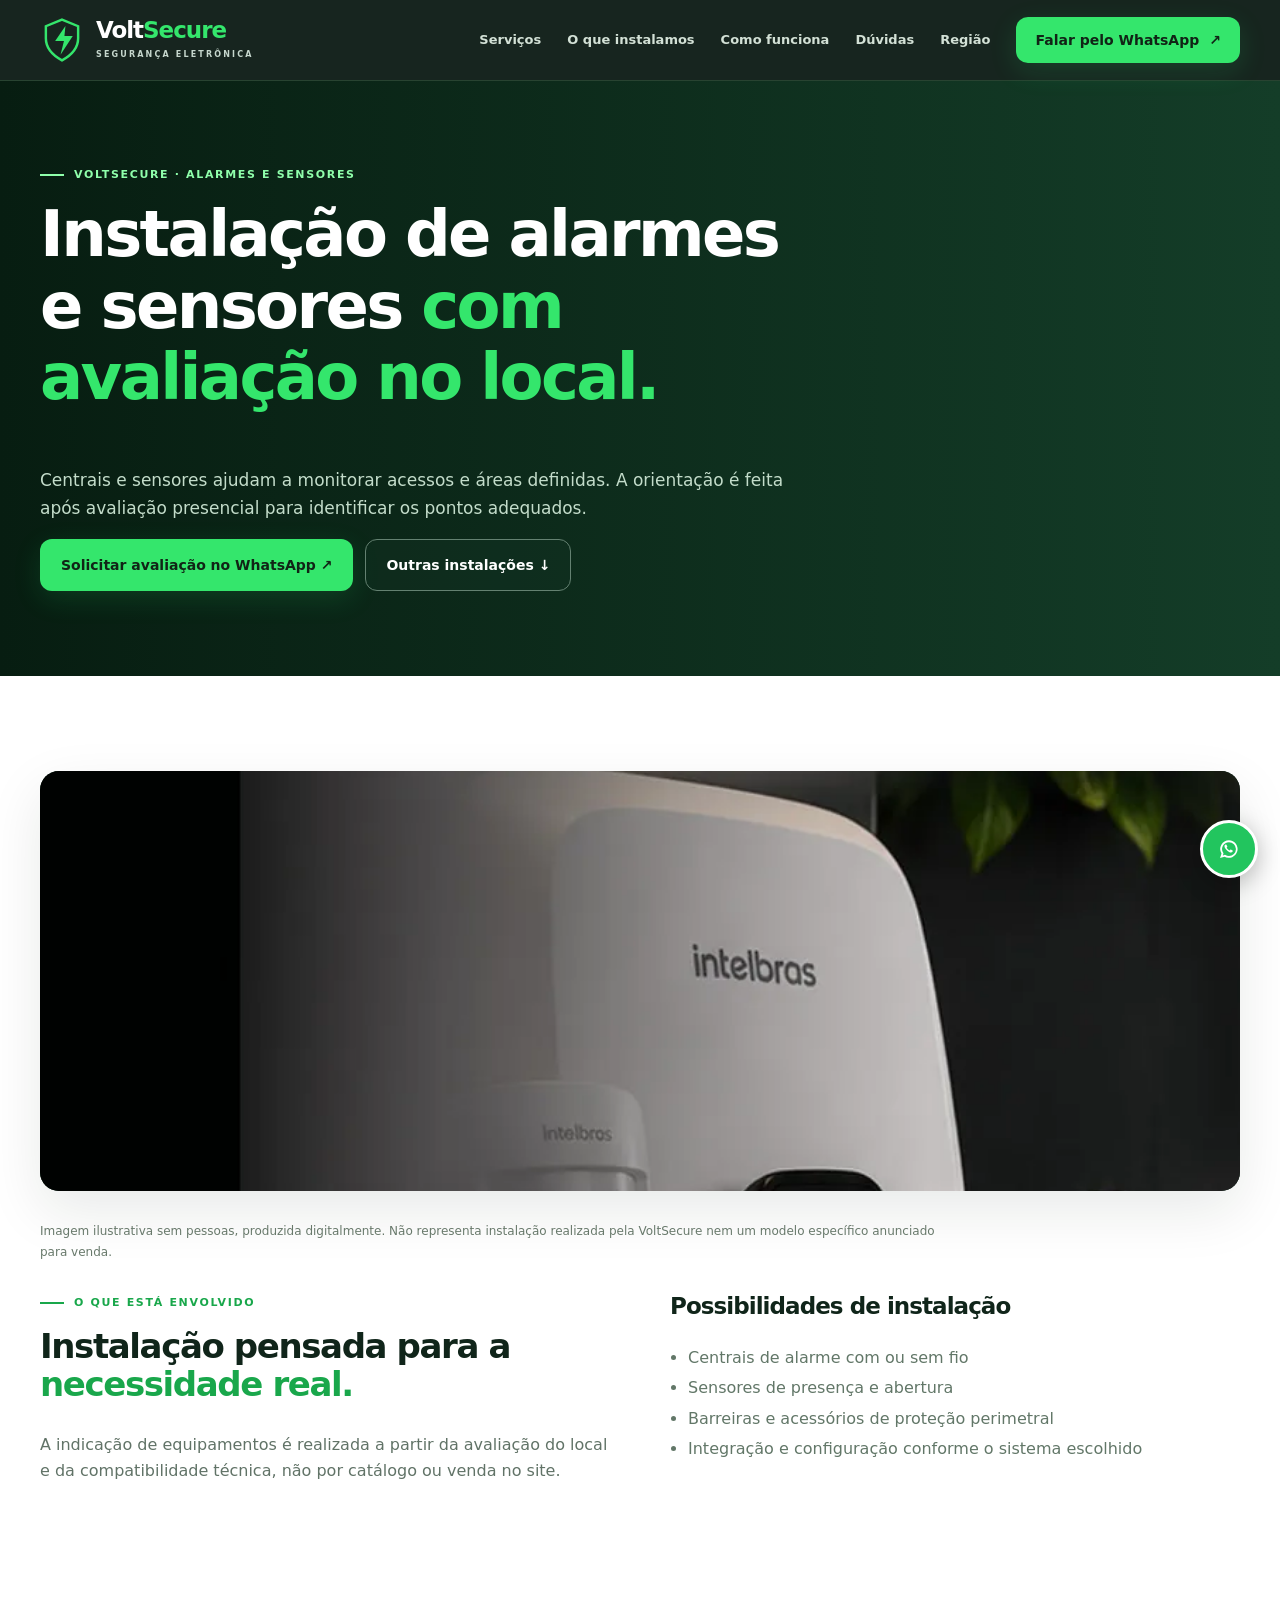
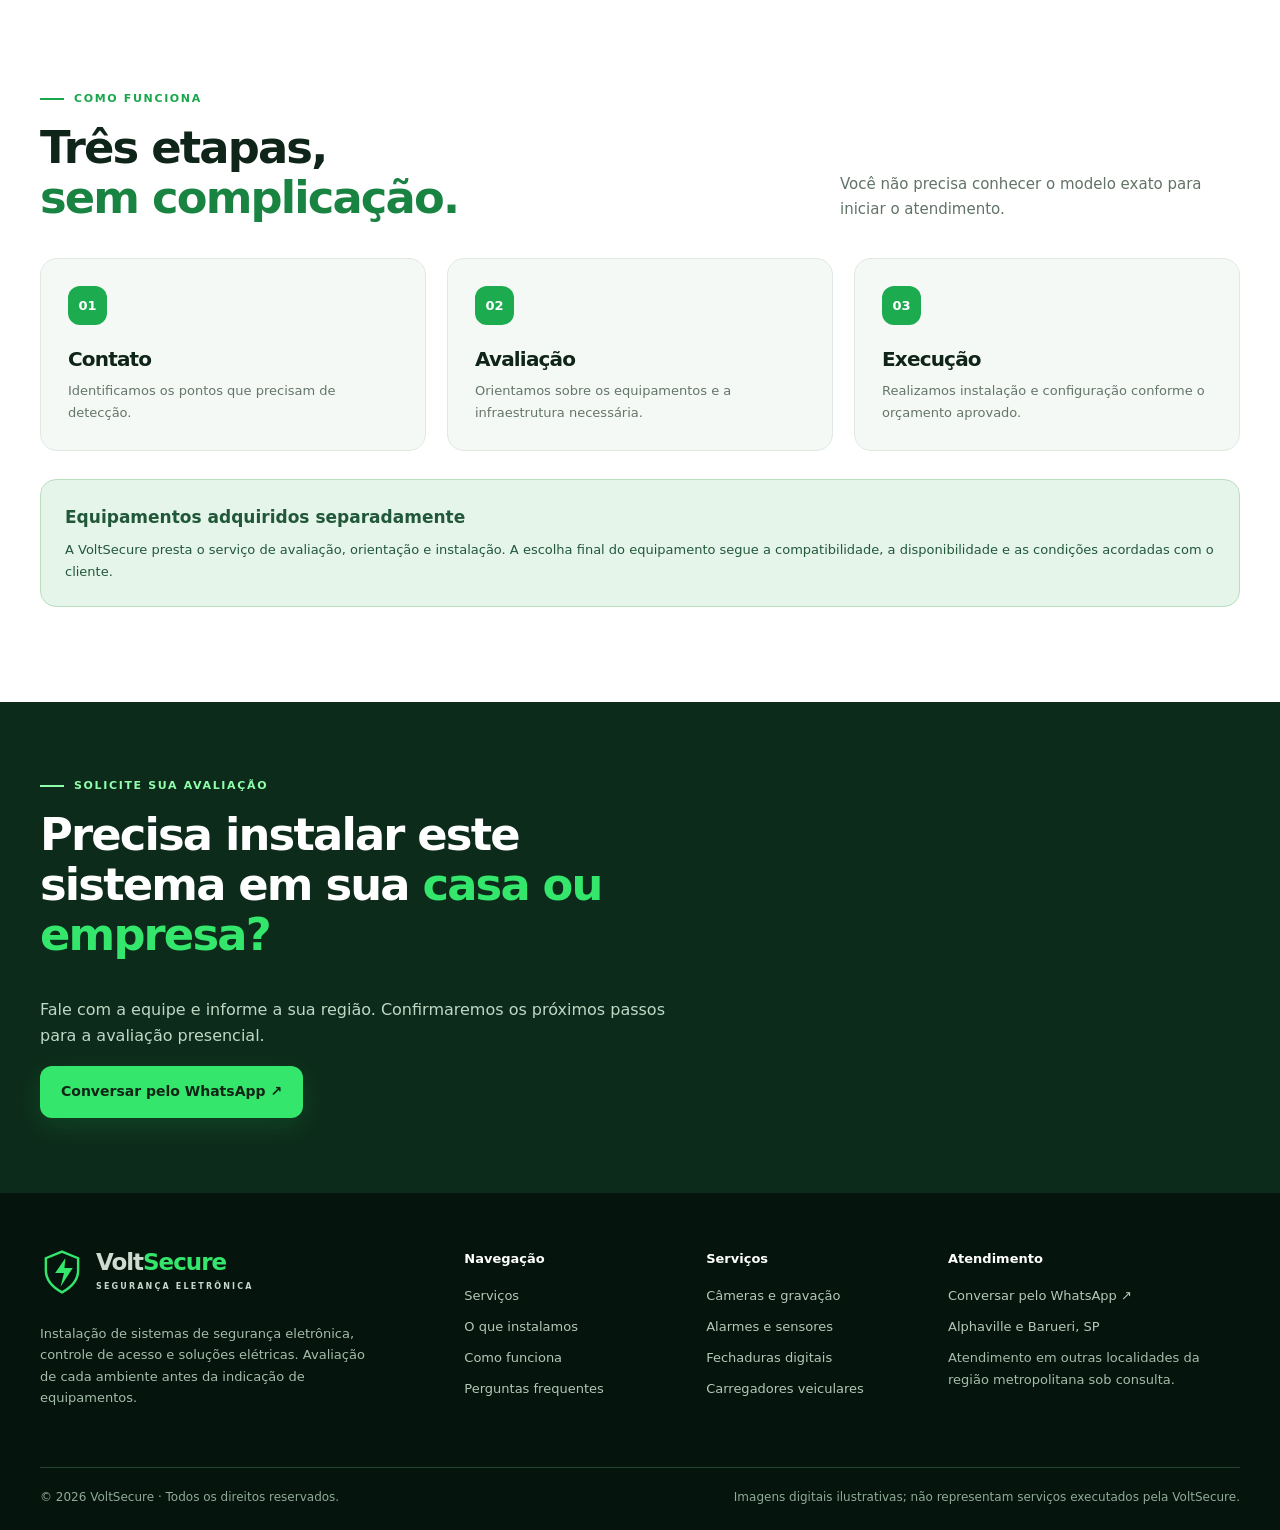
<file: assets/instalacao-de-alarmes.html>
<!doctype html><html lang="pt-BR"><head><meta charset="utf-8"><meta name="viewport" content="width=device-width,initial-scale=1"><meta name="theme-color" content="#07150e"><meta name="robots" content="index,follow,max-image-preview:large"><title>Instalação de alarmes e sensores em Alphaville e Barueri | VoltSecure</title><meta name="description" content="Centrais e sensores ajudam a monitorar acessos e áreas definidas. A orientação é feita após avaliação presencial para identificar os pontos adequados. Peça avaliação presencial na VoltSecure pelo WhatsApp, em Alphaville e Barueri."><link rel="canonical" href="https://voltsecure.com.br/servicos/instalacao-de-alarmes.html"><link rel="icon" type="image/svg+xml" href="../favicon.svg"><link rel="stylesheet" href="../styles.css"><meta property="og:type" content="website"><meta property="og:site_name" content="VoltSecure"><meta property="og:locale" content="pt_BR"><meta property="og:url" content="https://voltsecure.com.br/servicos/instalacao-de-alarmes.html"><meta property="og:title" content="Instalação de alarmes e sensores em Alphaville e Barueri | VoltSecure"><meta property="og:description" content="Centrais e sensores ajudam a monitorar acessos e áreas definidas. A orientação é feita após avaliação presencial para identificar os pontos adequados. Peça avaliação presencial na VoltSecure pelo WhatsApp, em Alphaville e Barueri."><meta property="og:image" content="https://voltsecure.com.br/assets/og-voltsecure.jpg"><meta property="og:image:secure_url" content="https://voltsecure.com.br/assets/og-voltsecure.jpg"><meta property="og:image:type" content="image/jpeg"><meta property="og:image:width" content="1200"><meta property="og:image:height" content="630"><meta property="og:image:alt" content="Fachada moderna com câmera de segurança, imagem ilustrativa VoltSecure"><meta name="twitter:card" content="summary_large_image"><meta name="twitter:title" content="Instalação de alarmes e sensores em Alphaville e Barueri | VoltSecure"><meta name="twitter:image" content="https://voltsecure.com.br/assets/og-voltsecure.jpg"><script src="../script.js" defer></script></head><body><a class="skip" href="#conteudo">Pular para o conteúdo</a><header class="nav" id="inicio"><div class="wrap nav-main">
 <a href="../index.html" class="brand" aria-label="VoltSecure, início"><span class="brand-shield"><svg viewBox="0 0 45 48" fill="none" aria-hidden="true"><path d="M22.5 3.2 39 9.9v12.4c0 10-6.9 17.4-16.5 22.6C12.9 39.7 6 32.3 6 22.3V9.9L22.5 3.2Z" stroke="currentColor" stroke-width="2.5"/><path d="M26 9.7 15.5 25h9L21 39l12.5-19H25l1-10.3Z" fill="currentColor"/></svg></span><span><span class="brand-title">Volt<span>Secure</span></span><small class="brand-sub">SEGURANÇA ELETRÔNICA</small></span></a>
 <button type="button" class="hamburger" id="menu-toggle" aria-label="Abrir menu" aria-expanded="false" aria-controls="main-nav"><span></span><span></span><span></span></button>
 <nav class="nav-links" id="main-nav" aria-label="Menu principal"><a href="../index.html#solucoes">Serviços</a><a href="../index.html#portfolio">O que instalamos</a><a href="../index.html#processo">Como funciona</a><a href="../index.html#perguntas">Dúvidas</a><a href="../index.html#atendimento">Região</a><a class="btn btn-green" href="https://wa.me/message/CSXTN5VPTHPSF1" target="_blank" rel="noopener noreferrer">Falar pelo WhatsApp <span aria-hidden="true">↗</span></a></nav>
 </div></header><main id="conteudo"><section class="detail-hero"><div class="wrap"><div class="detail-head"><p class="eyebrow light">VOLTSECURE · ALARMES E SENSORES</p><h1>Instalação de alarmes e sensores <em>com avaliação no local.</em></h1><p>Centrais e sensores ajudam a monitorar acessos e áreas definidas. A orientação é feita após avaliação presencial para identificar os pontos adequados.</p><div class="hero-actions"><a class="btn btn-green" href="https://wa.me/message/CSXTN5VPTHPSF1" target="_blank" rel="noopener noreferrer">Solicitar avaliação no WhatsApp ↗</a><a class="btn btn-ghost" href="../index.html#portfolio">Outras instalações ↓</a></div></div></div></section><section class="section detail-section"><div class="wrap"><div class="detail-media"><img alt="Central de alarme e sensores de segurança, imagem ilustrativa sem pessoas" class="" decoding="async" height="800" loading="lazy" src="../assets/alarme-fallback.webp" width="1200"/></div><p class="photo-disclaimer">Imagem ilustrativa sem pessoas, produzida digitalmente. Não representa instalação realizada pela VoltSecure nem um modelo específico anunciado para venda.</p><div class="detail-columns" style="margin-top:32px"><div><p class="eyebrow">O QUE ESTÁ ENVOLVIDO</p><h2>Instalação pensada para a <em>necessidade real.</em></h2><p class="muted">A indicação de equipamentos é realizada a partir da avaliação do local e da compatibilidade técnica, não por catálogo ou venda no site.</p></div><div><h3>Possibilidades de instalação</h3><ul><li>Centrais de alarme com ou sem fio</li><li>Sensores de presença e abertura</li><li>Barreiras e acessórios de proteção perimetral</li><li>Integração e configuração conforme o sistema escolhido</li></ul></div></div></div></section><section class="section process"><div class="wrap"><div class="section-header"><div><p class="eyebrow">COMO FUNCIONA</p><h2>Três etapas, <em>sem complicação.</em></h2></div><p>Você não precisa conhecer o modelo exato para iniciar o atendimento.</p></div><div class="steps"><article class="step"><span class="step-number">01</span><h3>Contato</h3><p>Identificamos os pontos que precisam de detecção.</p></article><article class="step"><span class="step-number">02</span><h3>Avaliação</h3><p>Orientamos sobre os equipamentos e a infraestrutura necessária.</p></article><article class="step"><span class="step-number">03</span><h3>Execução</h3><p>Realizamos instalação e configuração conforme o orçamento aprovado.</p></article></div><div class="detail-advice" style="margin-top:28px"><strong>Equipamentos adquiridos separadamente</strong><p>A VoltSecure presta o serviço de avaliação, orientação e instalação. A escolha final do equipamento segue a compatibilidade, a disponibilidade e as condições acordadas com o cliente.</p></div></div></section><section class="detail-cta"><div class="wrap"><p class="eyebrow light">SOLICITE SUA AVALIAÇÃO</p><h2>Precisa instalar este sistema em sua <em>casa ou empresa?</em></h2><p>Fale com a equipe e informe a sua região. Confirmaremos os próximos passos para a avaliação presencial.</p><a class="btn btn-green" href="https://wa.me/message/CSXTN5VPTHPSF1" rel="noopener noreferrer" target="_blank">Conversar pelo WhatsApp ↗</a></div></section></main><footer class="footer"><div class="wrap"><div class="footer-columns"><div class="col"><a href="../index.html" class="brand"><span class="brand-shield"><svg viewBox="0 0 45 48" fill="none" aria-hidden="true"><path d="M22.5 3.2 39 9.9v12.4c0 10-6.9 17.4-16.5 22.6C12.9 39.7 6 32.3 6 22.3V9.9L22.5 3.2Z" stroke="currentColor" stroke-width="2.5"/><path d="M26 9.7 15.5 25h9L21 39l12.5-19H25l1-10.3Z" fill="currentColor"/></svg></span><span><span class="brand-title">Volt<span>Secure</span></span><small class="brand-sub">SEGURANÇA ELETRÔNICA</small></span></a><p>Instalação de sistemas de segurança eletrônica, controle de acesso e soluções elétricas. Avaliação de cada ambiente antes da indicação de equipamentos.</p></div>
 <div class="col"><strong>Navegação</strong><a href="../index.html#solucoes">Serviços</a><a href="../index.html#portfolio">O que instalamos</a><a href="../index.html#processo">Como funciona</a><a href="../index.html#perguntas">Perguntas frequentes</a></div>
 <div class="col"><strong>Serviços</strong><a href="../servicos/instalacao-de-cameras.html">Câmeras e gravação</a><a href="../servicos/instalacao-de-alarmes.html">Alarmes e sensores</a><a href="../servicos/instalacao-de-fechaduras.html">Fechaduras digitais</a><a href="../servicos/carregadores-veiculares.html">Carregadores veiculares</a></div>
 <div class="col"><strong>Atendimento</strong><a href="https://wa.me/message/CSXTN5VPTHPSF1" target="_blank" rel="noopener noreferrer">Conversar pelo WhatsApp ↗</a><a href="../index.html#atendimento">Alphaville e Barueri, SP</a><p style="margin-top:10px">Atendimento em outras localidades da região metropolitana sob consulta.</p></div></div>
 <div class="footer-bottom"><span>© <span id="year">2026</span> VoltSecure · Todos os direitos reservados.</span><span>Imagens digitais ilustrativas; não representam serviços executados pela VoltSecure.</span></div></div></footer>
 <a class="float-wa" href="https://wa.me/message/CSXTN5VPTHPSF1" target="_blank" rel="noopener noreferrer" aria-label="Conversar pelo WhatsApp"><svg viewBox="0 0 32 32" aria-hidden="true"><path d="M16 3.3a12.8 12.8 0 0 0-10.9 19.4L3 29l6.5-1.7A12.8 12.8 0 1 0 16 3.3Zm0 2.7a10.1 10.1 0 0 1 0 20.2c-1.9 0-3.6-.5-5.2-1.5l-.6-.3-3.1.9.9-3.1-.4-.6A10.1 10.1 0 0 1 16 6ZM11 9.4c-.7 0-1.5 1.1-1.6 2.3-.2 2.7 3.3 6.8 6.7 8.5 3.8 1.8 5.1.1 5.4-1.3l-.2-.6-2.6-1.4c-.4-.2-.6-.2-.8.2l-1.1 1.1c-1.6-.7-3.4-2.2-4.3-3.9l.9-1.1c.3-.3.2-.6.1-.9l-1.2-2.5c-.2-.3-.5-.4-1.3-.4Z"/></svg></a><div class="mobile-wa"><a class="btn btn-green" href="https://wa.me/message/CSXTN5VPTHPSF1" target="_blank" rel="noopener noreferrer"><svg viewBox="0 0 32 32" aria-hidden="true"><path d="M16 3.3a12.8 12.8 0 0 0-10.9 19.4L3 29l6.5-1.7A12.8 12.8 0 1 0 16 3.3Zm0 2.7a10.1 10.1 0 0 1 0 20.2c-1.9 0-3.6-.5-5.2-1.5l-.6-.3-3.1.9.9-3.1-.4-.6A10.1 10.1 0 0 1 16 6ZM11 9.4c-.7 0-1.5 1.1-1.6 2.3-.2 2.7 3.3 6.8 6.7 8.5 3.8 1.8 5.1.1 5.4-1.3l-.2-.6-2.6-1.4c-.4-.2-.6-.2-.8.2l-1.1 1.1c-1.6-.7-3.4-2.2-4.3-3.9l.9-1.1c.3-.3.2-.6.1-.9l-1.2-2.5c-.2-.3-.5-.4-1.3-.4Z"/></svg> Solicitar avaliação no WhatsApp <span aria-hidden="true">↗</span></a></div></body></html>
</file>
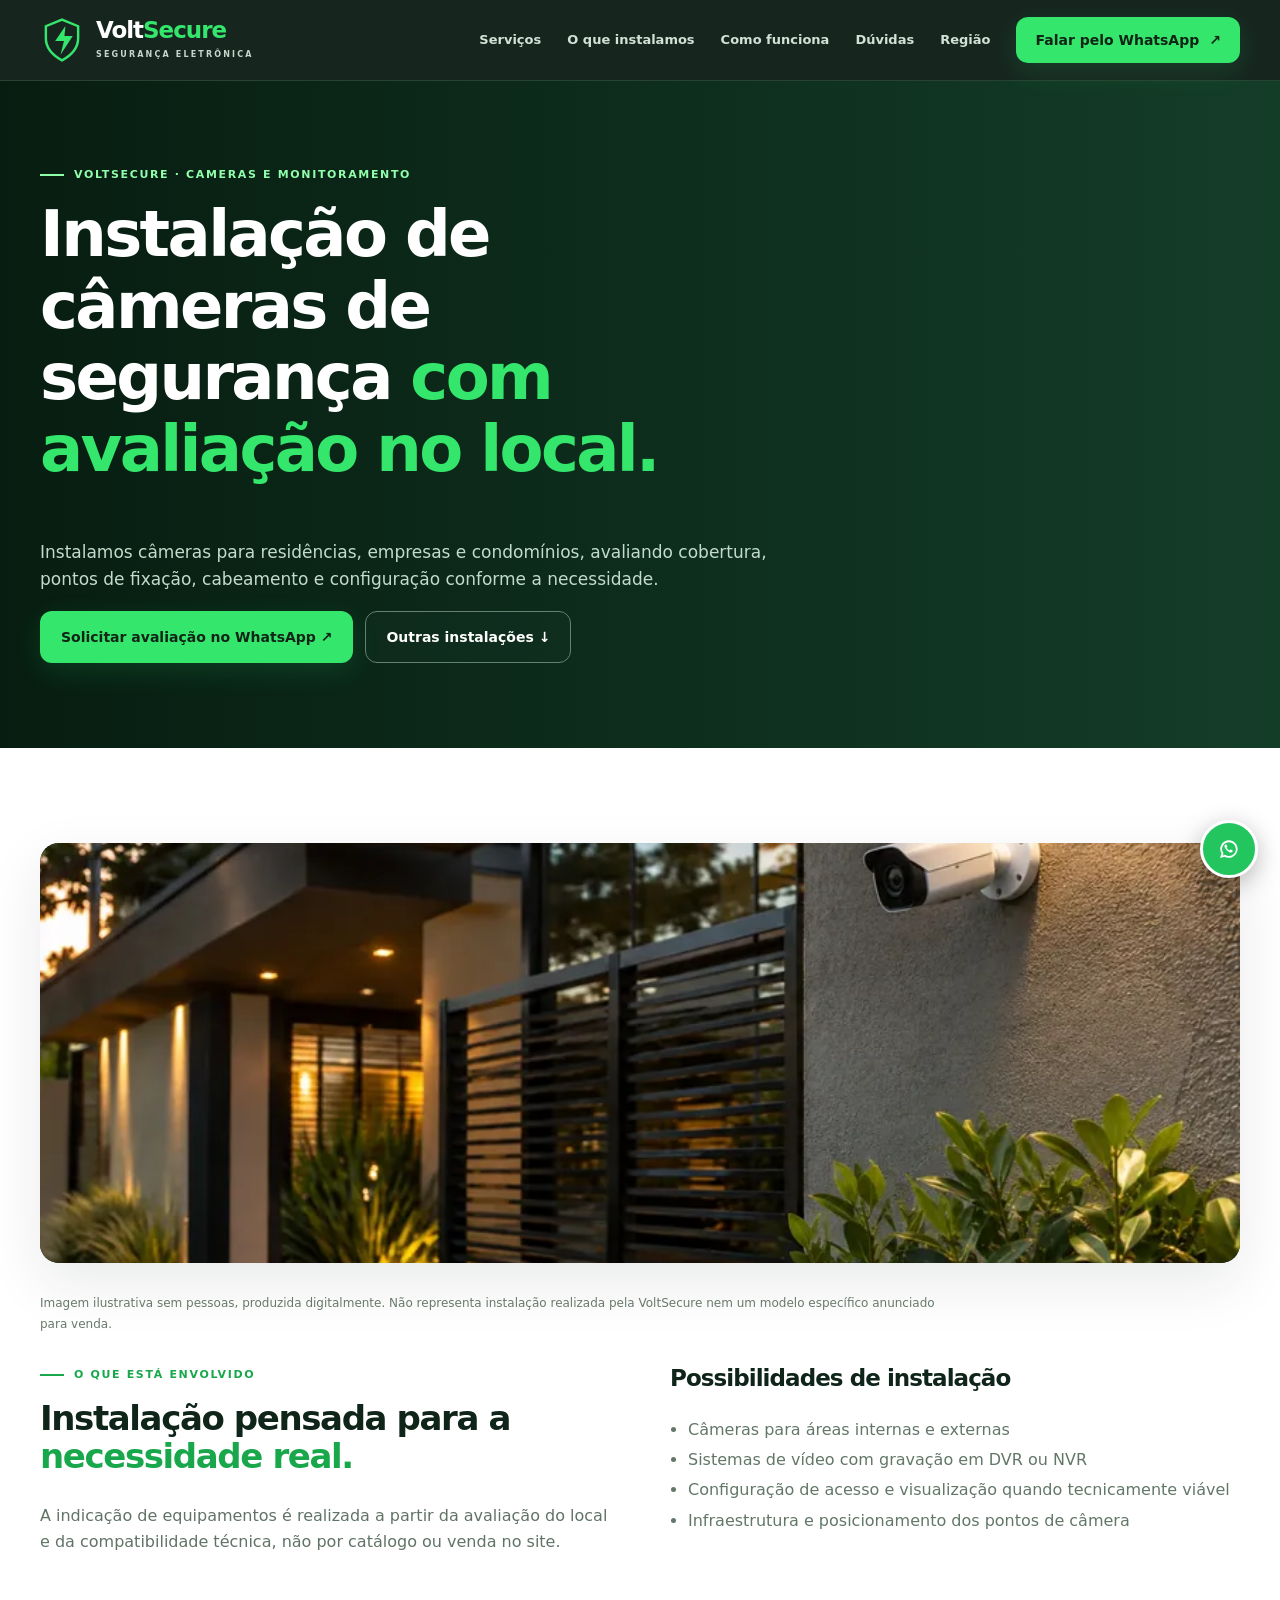
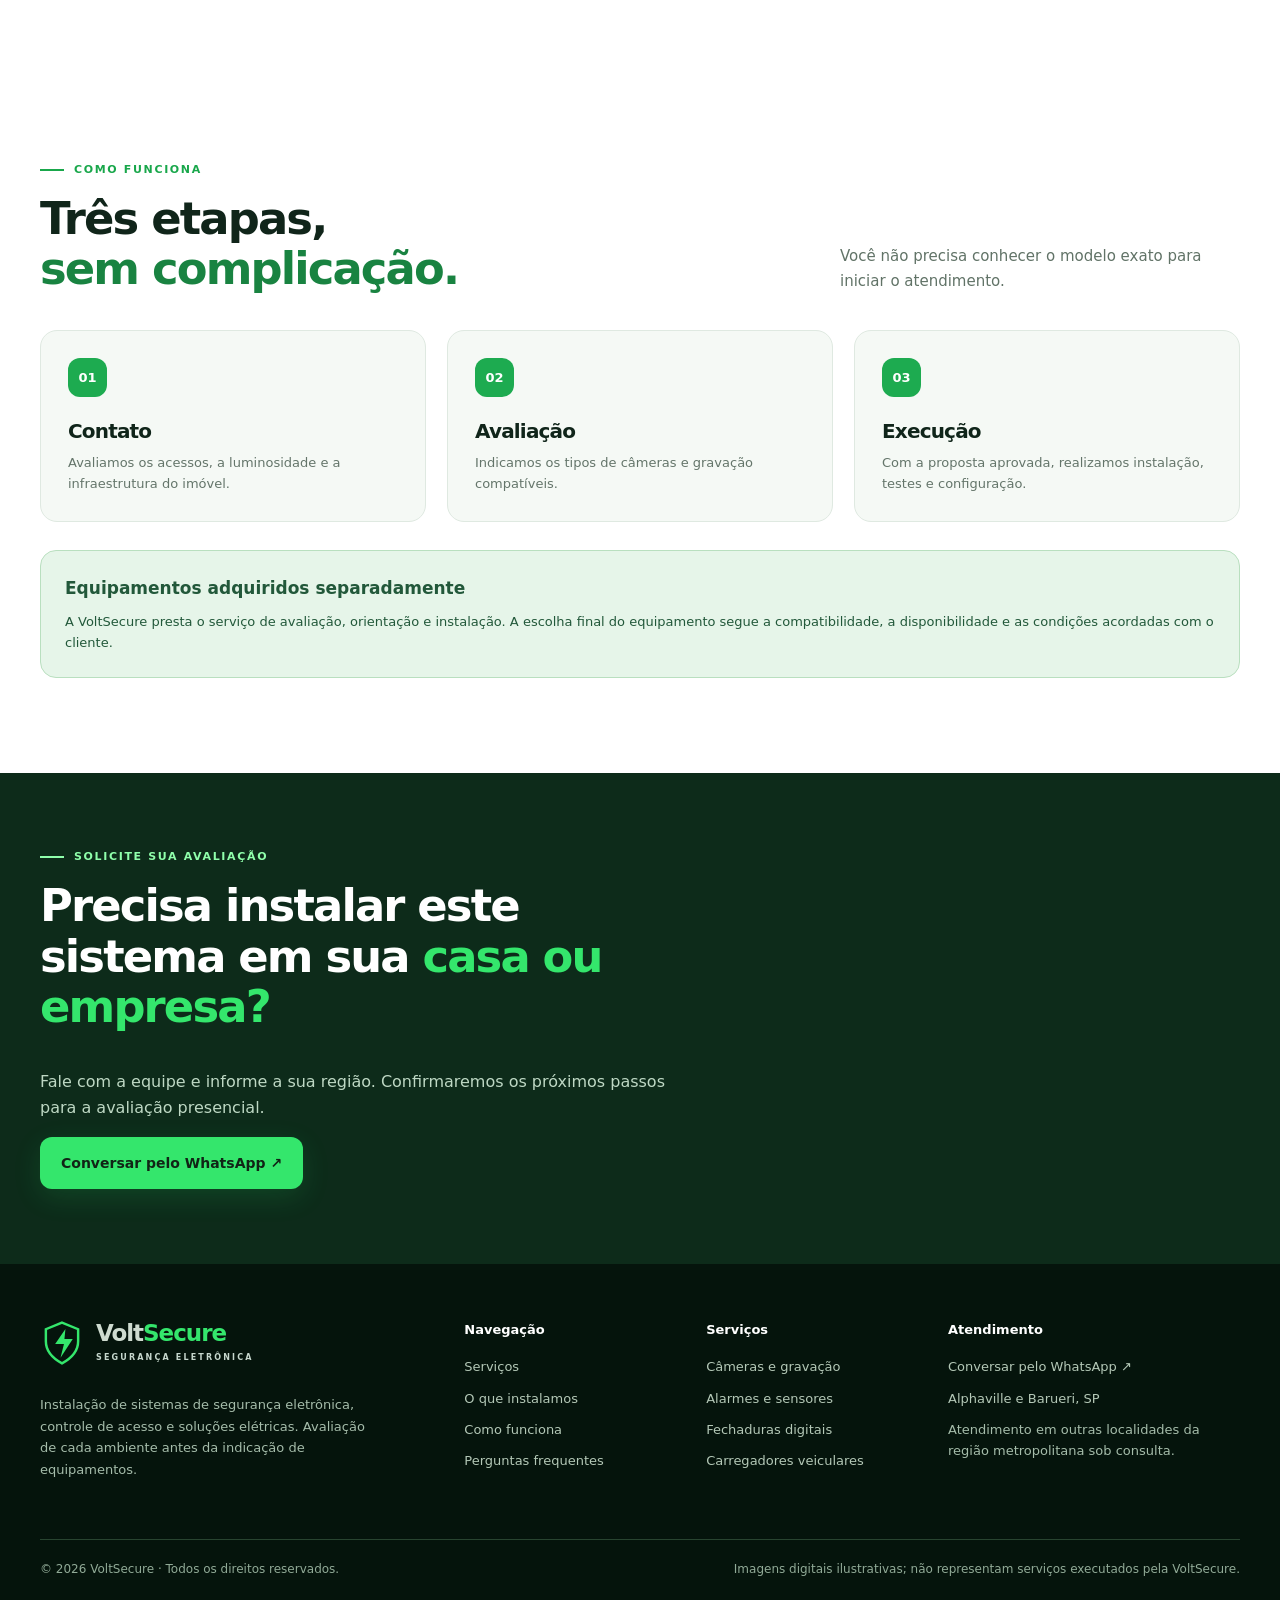
<file: assets/instalacao-de-cameras.html>
<!doctype html><html lang="pt-BR"><head><meta charset="utf-8"><meta name="viewport" content="width=device-width,initial-scale=1"><meta name="theme-color" content="#07150e"><meta name="robots" content="index,follow,max-image-preview:large"><title>Instalação de câmeras de segurança em Alphaville e Barueri | VoltSecure</title><meta name="description" content="Instalamos câmeras para residências, empresas e condomínios, avaliando cobertura, pontos de fixação, cabeamento e configuração conforme a necessidade. Peça avaliação presencial na VoltSecure pelo WhatsApp, em Alphaville e Barueri."><link rel="canonical" href="https://voltsecure.com.br/servicos/instalacao-de-cameras.html"><link rel="icon" type="image/svg+xml" href="../favicon.svg"><link rel="stylesheet" href="../styles.css"><meta property="og:type" content="website"><meta property="og:site_name" content="VoltSecure"><meta property="og:locale" content="pt_BR"><meta property="og:url" content="https://voltsecure.com.br/servicos/instalacao-de-cameras.html"><meta property="og:title" content="Instalação de câmeras de segurança em Alphaville e Barueri | VoltSecure"><meta property="og:description" content="Instalamos câmeras para residências, empresas e condomínios, avaliando cobertura, pontos de fixação, cabeamento e configuração conforme a necessidade. Peça avaliação presencial na VoltSecure pelo WhatsApp, em Alphaville e Barueri."><meta property="og:image" content="https://voltsecure.com.br/assets/og-voltsecure.jpg"><meta property="og:image:secure_url" content="https://voltsecure.com.br/assets/og-voltsecure.jpg"><meta property="og:image:type" content="image/jpeg"><meta property="og:image:width" content="1200"><meta property="og:image:height" content="630"><meta property="og:image:alt" content="Fachada moderna com câmera de segurança, imagem ilustrativa VoltSecure"><meta name="twitter:card" content="summary_large_image"><meta name="twitter:title" content="Instalação de câmeras de segurança em Alphaville e Barueri | VoltSecure"><meta name="twitter:image" content="https://voltsecure.com.br/assets/og-voltsecure.jpg"><script src="../script.js" defer></script></head><body><a class="skip" href="#conteudo">Pular para o conteúdo</a><header class="nav" id="inicio"><div class="wrap nav-main">
 <a href="../index.html" class="brand" aria-label="VoltSecure, início"><span class="brand-shield"><svg viewBox="0 0 45 48" fill="none" aria-hidden="true"><path d="M22.5 3.2 39 9.9v12.4c0 10-6.9 17.4-16.5 22.6C12.9 39.7 6 32.3 6 22.3V9.9L22.5 3.2Z" stroke="currentColor" stroke-width="2.5"/><path d="M26 9.7 15.5 25h9L21 39l12.5-19H25l1-10.3Z" fill="currentColor"/></svg></span><span><span class="brand-title">Volt<span>Secure</span></span><small class="brand-sub">SEGURANÇA ELETRÔNICA</small></span></a>
 <button type="button" class="hamburger" id="menu-toggle" aria-label="Abrir menu" aria-expanded="false" aria-controls="main-nav"><span></span><span></span><span></span></button>
 <nav class="nav-links" id="main-nav" aria-label="Menu principal"><a href="../index.html#solucoes">Serviços</a><a href="../index.html#portfolio">O que instalamos</a><a href="../index.html#processo">Como funciona</a><a href="../index.html#perguntas">Dúvidas</a><a href="../index.html#atendimento">Região</a><a class="btn btn-green" href="https://wa.me/message/CSXTN5VPTHPSF1" target="_blank" rel="noopener noreferrer">Falar pelo WhatsApp <span aria-hidden="true">↗</span></a></nav>
 </div></header><main id="conteudo"><section class="detail-hero"><div class="wrap"><div class="detail-head"><p class="eyebrow light">VOLTSECURE · CAMERAS E MONITORAMENTO</p><h1>Instalação de câmeras de segurança <em>com avaliação no local.</em></h1><p>Instalamos câmeras para residências, empresas e condomínios, avaliando cobertura, pontos de fixação, cabeamento e configuração conforme a necessidade.</p><div class="hero-actions"><a class="btn btn-green" href="https://wa.me/message/CSXTN5VPTHPSF1" target="_blank" rel="noopener noreferrer">Solicitar avaliação no WhatsApp ↗</a><a class="btn btn-ghost" href="../index.html#portfolio">Outras instalações ↓</a></div></div></div></section><section class="section detail-section"><div class="wrap"><div class="detail-media"><img alt="Câmera de segurança instalada em fachada, imagem ilustrativa sem pessoas" class="" decoding="async" height="800" loading="lazy" src="../assets/camera-fallback.webp" width="1200"/></div><p class="photo-disclaimer">Imagem ilustrativa sem pessoas, produzida digitalmente. Não representa instalação realizada pela VoltSecure nem um modelo específico anunciado para venda.</p><div class="detail-columns" style="margin-top:32px"><div><p class="eyebrow">O QUE ESTÁ ENVOLVIDO</p><h2>Instalação pensada para a <em>necessidade real.</em></h2><p class="muted">A indicação de equipamentos é realizada a partir da avaliação do local e da compatibilidade técnica, não por catálogo ou venda no site.</p></div><div><h3>Possibilidades de instalação</h3><ul><li>Câmeras para áreas internas e externas</li><li>Sistemas de vídeo com gravação em DVR ou NVR</li><li>Configuração de acesso e visualização quando tecnicamente viável</li><li>Infraestrutura e posicionamento dos pontos de câmera</li></ul></div></div></div></section><section class="section process"><div class="wrap"><div class="section-header"><div><p class="eyebrow">COMO FUNCIONA</p><h2>Três etapas, <em>sem complicação.</em></h2></div><p>Você não precisa conhecer o modelo exato para iniciar o atendimento.</p></div><div class="steps"><article class="step"><span class="step-number">01</span><h3>Contato</h3><p>Avaliamos os acessos, a luminosidade e a infraestrutura do imóvel.</p></article><article class="step"><span class="step-number">02</span><h3>Avaliação</h3><p>Indicamos os tipos de câmeras e gravação compatíveis.</p></article><article class="step"><span class="step-number">03</span><h3>Execução</h3><p>Com a proposta aprovada, realizamos instalação, testes e configuração.</p></article></div><div class="detail-advice" style="margin-top:28px"><strong>Equipamentos adquiridos separadamente</strong><p>A VoltSecure presta o serviço de avaliação, orientação e instalação. A escolha final do equipamento segue a compatibilidade, a disponibilidade e as condições acordadas com o cliente.</p></div></div></section><section class="detail-cta"><div class="wrap"><p class="eyebrow light">SOLICITE SUA AVALIAÇÃO</p><h2>Precisa instalar este sistema em sua <em>casa ou empresa?</em></h2><p>Fale com a equipe e informe a sua região. Confirmaremos os próximos passos para a avaliação presencial.</p><a class="btn btn-green" href="https://wa.me/message/CSXTN5VPTHPSF1" rel="noopener noreferrer" target="_blank">Conversar pelo WhatsApp ↗</a></div></section></main><footer class="footer"><div class="wrap"><div class="footer-columns"><div class="col"><a href="../index.html" class="brand"><span class="brand-shield"><svg viewBox="0 0 45 48" fill="none" aria-hidden="true"><path d="M22.5 3.2 39 9.9v12.4c0 10-6.9 17.4-16.5 22.6C12.9 39.7 6 32.3 6 22.3V9.9L22.5 3.2Z" stroke="currentColor" stroke-width="2.5"/><path d="M26 9.7 15.5 25h9L21 39l12.5-19H25l1-10.3Z" fill="currentColor"/></svg></span><span><span class="brand-title">Volt<span>Secure</span></span><small class="brand-sub">SEGURANÇA ELETRÔNICA</small></span></a><p>Instalação de sistemas de segurança eletrônica, controle de acesso e soluções elétricas. Avaliação de cada ambiente antes da indicação de equipamentos.</p></div>
 <div class="col"><strong>Navegação</strong><a href="../index.html#solucoes">Serviços</a><a href="../index.html#portfolio">O que instalamos</a><a href="../index.html#processo">Como funciona</a><a href="../index.html#perguntas">Perguntas frequentes</a></div>
 <div class="col"><strong>Serviços</strong><a href="../servicos/instalacao-de-cameras.html">Câmeras e gravação</a><a href="../servicos/instalacao-de-alarmes.html">Alarmes e sensores</a><a href="../servicos/instalacao-de-fechaduras.html">Fechaduras digitais</a><a href="../servicos/carregadores-veiculares.html">Carregadores veiculares</a></div>
 <div class="col"><strong>Atendimento</strong><a href="https://wa.me/message/CSXTN5VPTHPSF1" target="_blank" rel="noopener noreferrer">Conversar pelo WhatsApp ↗</a><a href="../index.html#atendimento">Alphaville e Barueri, SP</a><p style="margin-top:10px">Atendimento em outras localidades da região metropolitana sob consulta.</p></div></div>
 <div class="footer-bottom"><span>© <span id="year">2026</span> VoltSecure · Todos os direitos reservados.</span><span>Imagens digitais ilustrativas; não representam serviços executados pela VoltSecure.</span></div></div></footer>
 <a class="float-wa" href="https://wa.me/message/CSXTN5VPTHPSF1" target="_blank" rel="noopener noreferrer" aria-label="Conversar pelo WhatsApp"><svg viewBox="0 0 32 32" aria-hidden="true"><path d="M16 3.3a12.8 12.8 0 0 0-10.9 19.4L3 29l6.5-1.7A12.8 12.8 0 1 0 16 3.3Zm0 2.7a10.1 10.1 0 0 1 0 20.2c-1.9 0-3.6-.5-5.2-1.5l-.6-.3-3.1.9.9-3.1-.4-.6A10.1 10.1 0 0 1 16 6ZM11 9.4c-.7 0-1.5 1.1-1.6 2.3-.2 2.7 3.3 6.8 6.7 8.5 3.8 1.8 5.1.1 5.4-1.3l-.2-.6-2.6-1.4c-.4-.2-.6-.2-.8.2l-1.1 1.1c-1.6-.7-3.4-2.2-4.3-3.9l.9-1.1c.3-.3.2-.6.1-.9l-1.2-2.5c-.2-.3-.5-.4-1.3-.4Z"/></svg></a><div class="mobile-wa"><a class="btn btn-green" href="https://wa.me/message/CSXTN5VPTHPSF1" target="_blank" rel="noopener noreferrer"><svg viewBox="0 0 32 32" aria-hidden="true"><path d="M16 3.3a12.8 12.8 0 0 0-10.9 19.4L3 29l6.5-1.7A12.8 12.8 0 1 0 16 3.3Zm0 2.7a10.1 10.1 0 0 1 0 20.2c-1.9 0-3.6-.5-5.2-1.5l-.6-.3-3.1.9.9-3.1-.4-.6A10.1 10.1 0 0 1 16 6ZM11 9.4c-.7 0-1.5 1.1-1.6 2.3-.2 2.7 3.3 6.8 6.7 8.5 3.8 1.8 5.1.1 5.4-1.3l-.2-.6-2.6-1.4c-.4-.2-.6-.2-.8.2l-1.1 1.1c-1.6-.7-3.4-2.2-4.3-3.9l.9-1.1c.3-.3.2-.6.1-.9l-1.2-2.5c-.2-.3-.5-.4-1.3-.4Z"/></svg> Solicitar avaliação no WhatsApp <span aria-hidden="true">↗</span></a></div></body></html>
</file>
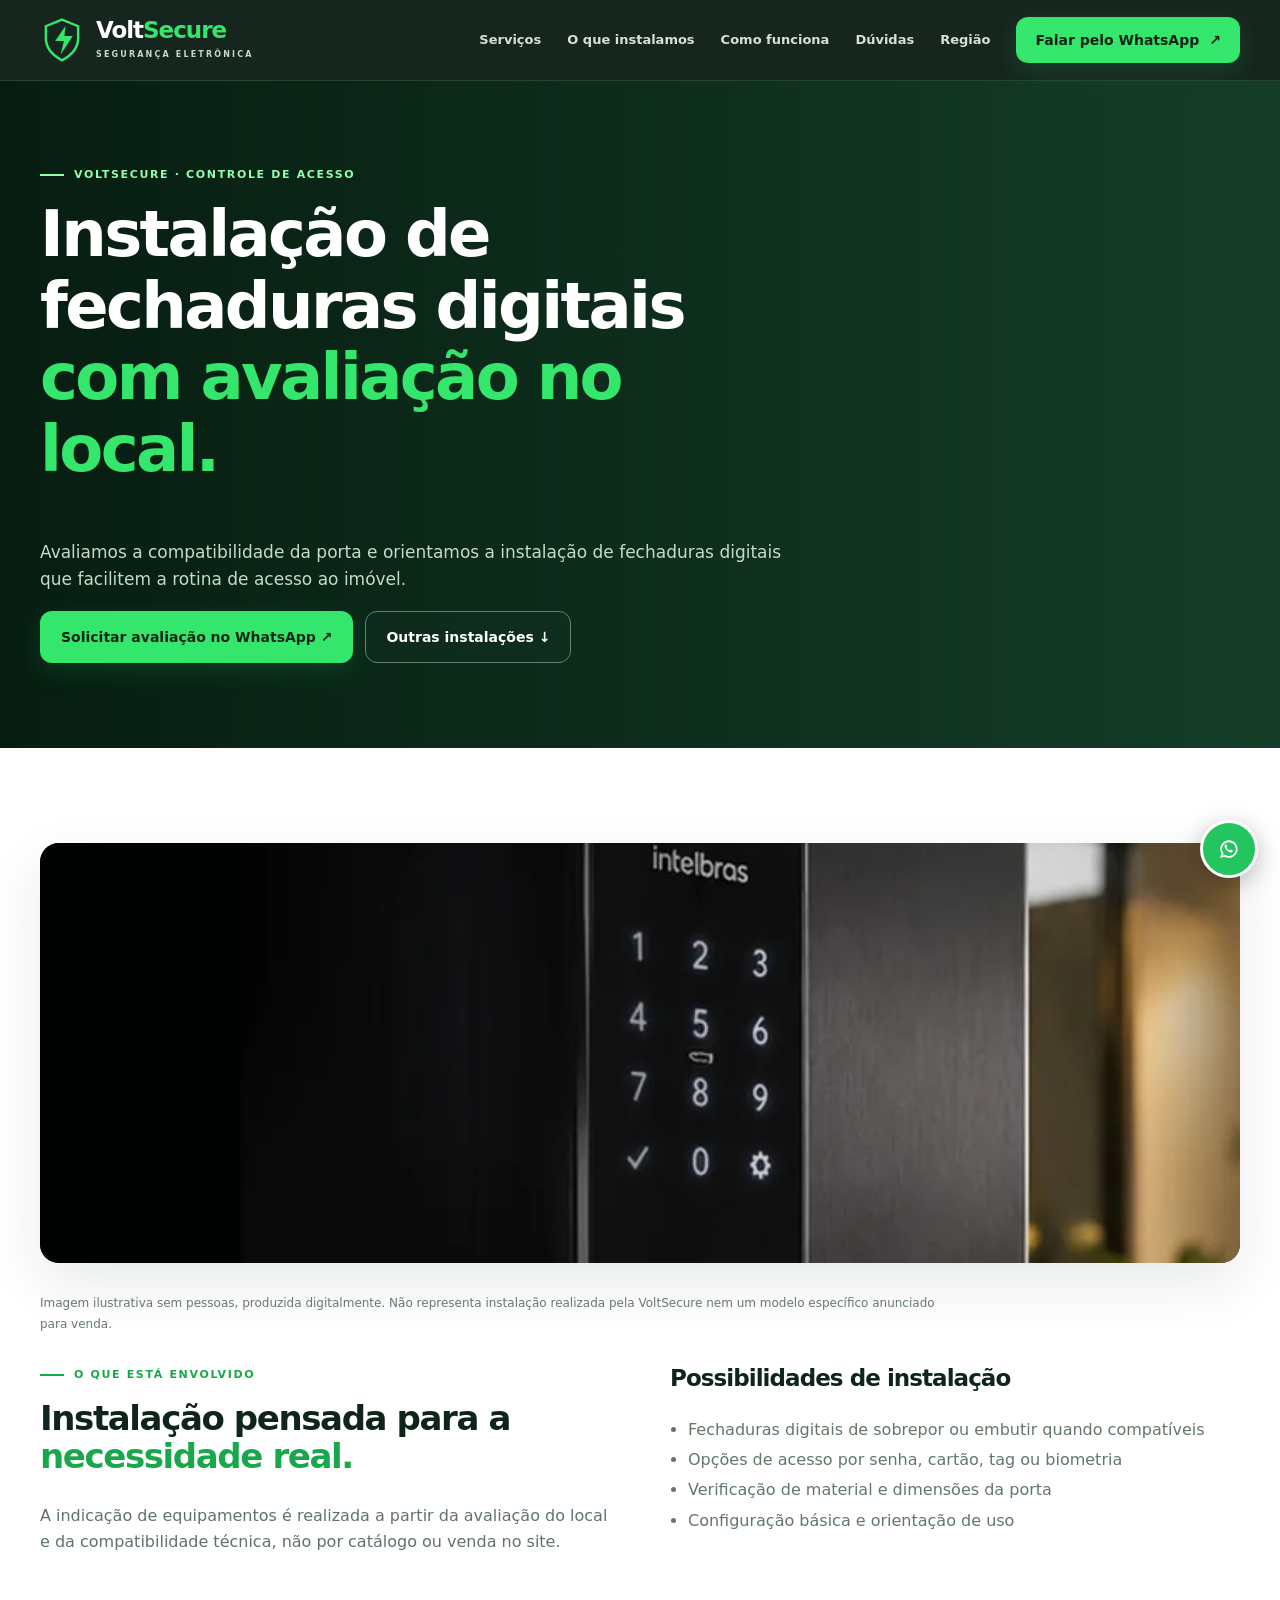
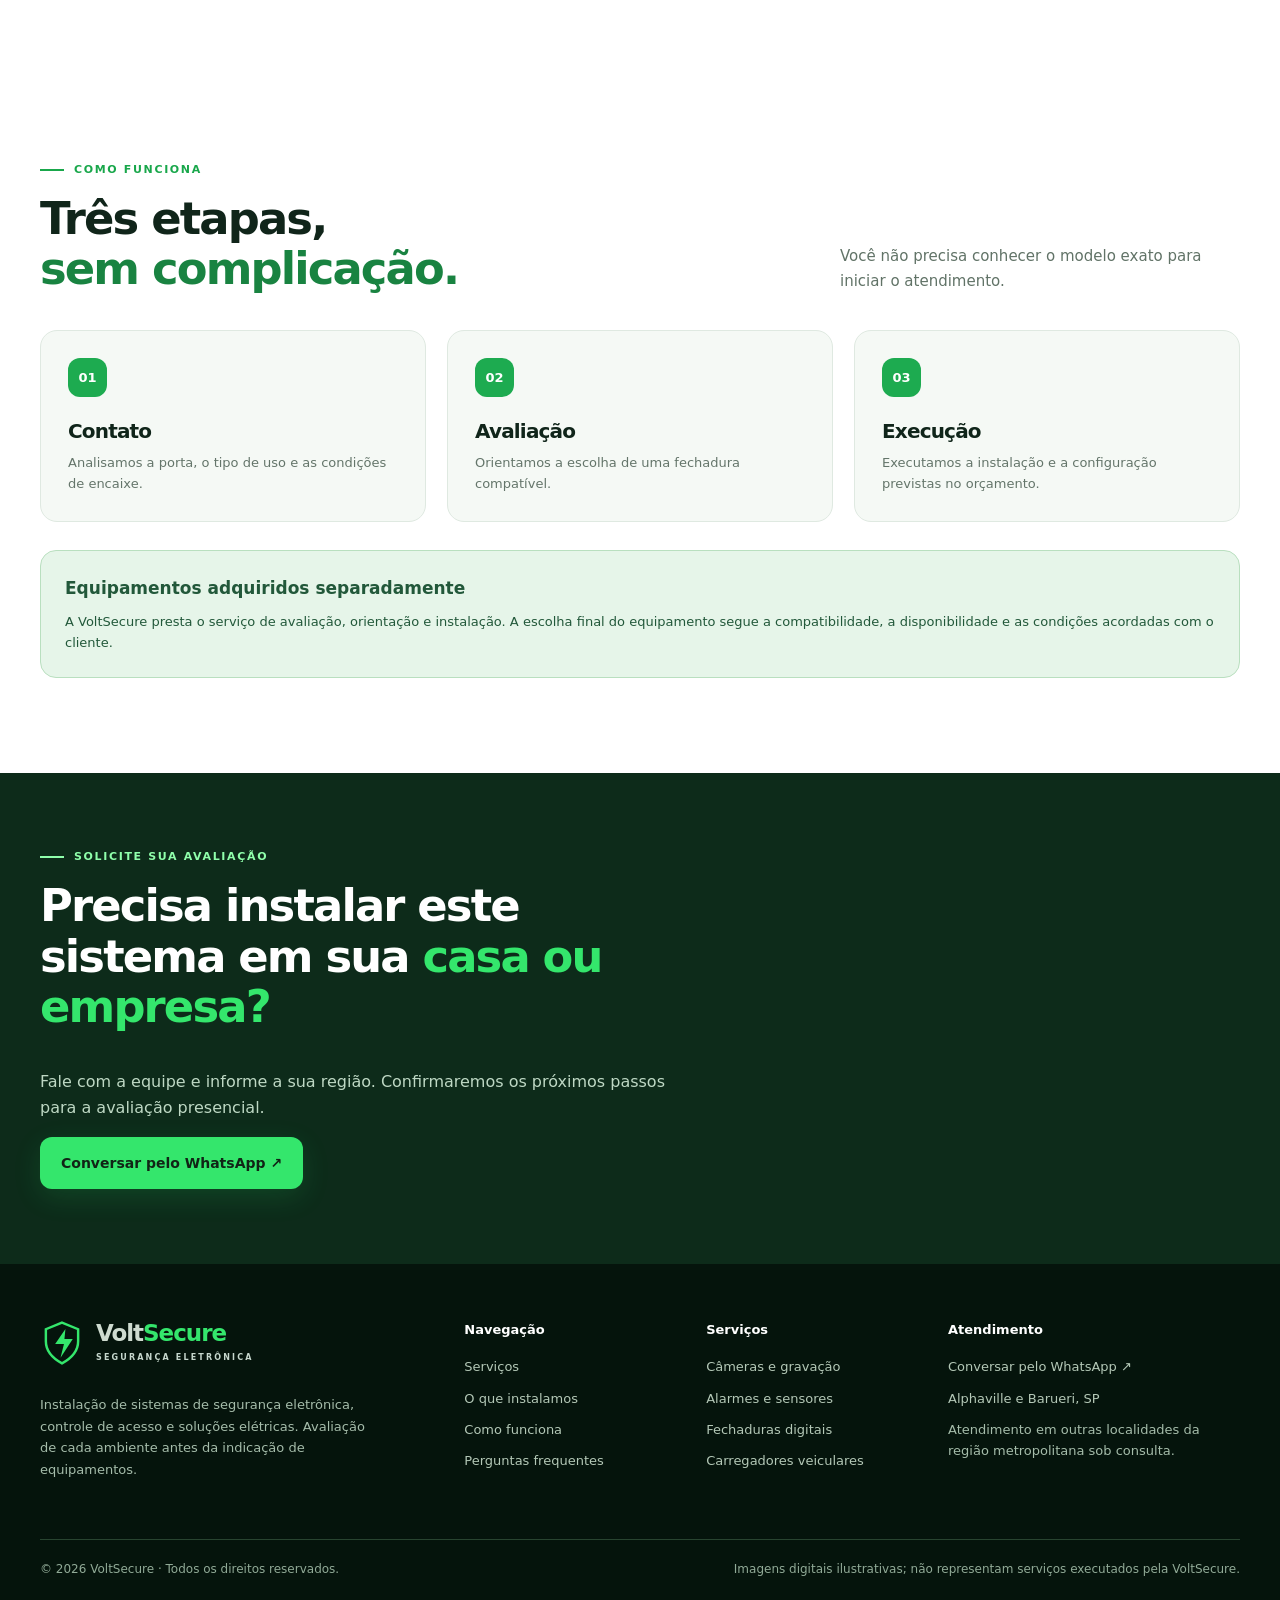
<file: assets/instalacao-de-fechaduras.html>
<!doctype html><html lang="pt-BR"><head><meta charset="utf-8"><meta name="viewport" content="width=device-width,initial-scale=1"><meta name="theme-color" content="#07150e"><meta name="robots" content="index,follow,max-image-preview:large"><title>Instalação de fechaduras digitais em Alphaville e Barueri | VoltSecure</title><meta name="description" content="Avaliamos a compatibilidade da porta e orientamos a instalação de fechaduras digitais que facilitem a rotina de acesso ao imóvel. Peça avaliação presencial na VoltSecure pelo WhatsApp, em Alphaville e Barueri."><link rel="canonical" href="https://voltsecure.com.br/servicos/instalacao-de-fechaduras.html"><link rel="icon" type="image/svg+xml" href="../favicon.svg"><link rel="stylesheet" href="../styles.css"><meta property="og:type" content="website"><meta property="og:site_name" content="VoltSecure"><meta property="og:locale" content="pt_BR"><meta property="og:url" content="https://voltsecure.com.br/servicos/instalacao-de-fechaduras.html"><meta property="og:title" content="Instalação de fechaduras digitais em Alphaville e Barueri | VoltSecure"><meta property="og:description" content="Avaliamos a compatibilidade da porta e orientamos a instalação de fechaduras digitais que facilitem a rotina de acesso ao imóvel. Peça avaliação presencial na VoltSecure pelo WhatsApp, em Alphaville e Barueri."><meta property="og:image" content="https://voltsecure.com.br/assets/og-voltsecure.jpg"><meta property="og:image:secure_url" content="https://voltsecure.com.br/assets/og-voltsecure.jpg"><meta property="og:image:type" content="image/jpeg"><meta property="og:image:width" content="1200"><meta property="og:image:height" content="630"><meta property="og:image:alt" content="Fachada moderna com câmera de segurança, imagem ilustrativa VoltSecure"><meta name="twitter:card" content="summary_large_image"><meta name="twitter:title" content="Instalação de fechaduras digitais em Alphaville e Barueri | VoltSecure"><meta name="twitter:image" content="https://voltsecure.com.br/assets/og-voltsecure.jpg"><script src="../script.js" defer></script></head><body><a class="skip" href="#conteudo">Pular para o conteúdo</a><header class="nav" id="inicio"><div class="wrap nav-main">
 <a href="../index.html" class="brand" aria-label="VoltSecure, início"><span class="brand-shield"><svg viewBox="0 0 45 48" fill="none" aria-hidden="true"><path d="M22.5 3.2 39 9.9v12.4c0 10-6.9 17.4-16.5 22.6C12.9 39.7 6 32.3 6 22.3V9.9L22.5 3.2Z" stroke="currentColor" stroke-width="2.5"/><path d="M26 9.7 15.5 25h9L21 39l12.5-19H25l1-10.3Z" fill="currentColor"/></svg></span><span><span class="brand-title">Volt<span>Secure</span></span><small class="brand-sub">SEGURANÇA ELETRÔNICA</small></span></a>
 <button type="button" class="hamburger" id="menu-toggle" aria-label="Abrir menu" aria-expanded="false" aria-controls="main-nav"><span></span><span></span><span></span></button>
 <nav class="nav-links" id="main-nav" aria-label="Menu principal"><a href="../index.html#solucoes">Serviços</a><a href="../index.html#portfolio">O que instalamos</a><a href="../index.html#processo">Como funciona</a><a href="../index.html#perguntas">Dúvidas</a><a href="../index.html#atendimento">Região</a><a class="btn btn-green" href="https://wa.me/message/CSXTN5VPTHPSF1" target="_blank" rel="noopener noreferrer">Falar pelo WhatsApp <span aria-hidden="true">↗</span></a></nav>
 </div></header><main id="conteudo"><section class="detail-hero"><div class="wrap"><div class="detail-head"><p class="eyebrow light">VOLTSECURE · CONTROLE DE ACESSO</p><h1>Instalação de fechaduras digitais <em>com avaliação no local.</em></h1><p>Avaliamos a compatibilidade da porta e orientamos a instalação de fechaduras digitais que facilitem a rotina de acesso ao imóvel.</p><div class="hero-actions"><a class="btn btn-green" href="https://wa.me/message/CSXTN5VPTHPSF1" target="_blank" rel="noopener noreferrer">Solicitar avaliação no WhatsApp ↗</a><a class="btn btn-ghost" href="../index.html#portfolio">Outras instalações ↓</a></div></div></div></section><section class="section detail-section"><div class="wrap"><div class="detail-media"><img alt="Fechadura digital instalada em porta, imagem ilustrativa sem pessoas" class="" decoding="async" height="800" loading="lazy" src="../assets/fechadura-fallback.webp" width="1200"/></div><p class="photo-disclaimer">Imagem ilustrativa sem pessoas, produzida digitalmente. Não representa instalação realizada pela VoltSecure nem um modelo específico anunciado para venda.</p><div class="detail-columns" style="margin-top:32px"><div><p class="eyebrow">O QUE ESTÁ ENVOLVIDO</p><h2>Instalação pensada para a <em>necessidade real.</em></h2><p class="muted">A indicação de equipamentos é realizada a partir da avaliação do local e da compatibilidade técnica, não por catálogo ou venda no site.</p></div><div><h3>Possibilidades de instalação</h3><ul><li>Fechaduras digitais de sobrepor ou embutir quando compatíveis</li><li>Opções de acesso por senha, cartão, tag ou biometria</li><li>Verificação de material e dimensões da porta</li><li>Configuração básica e orientação de uso</li></ul></div></div></div></section><section class="section process"><div class="wrap"><div class="section-header"><div><p class="eyebrow">COMO FUNCIONA</p><h2>Três etapas, <em>sem complicação.</em></h2></div><p>Você não precisa conhecer o modelo exato para iniciar o atendimento.</p></div><div class="steps"><article class="step"><span class="step-number">01</span><h3>Contato</h3><p>Analisamos a porta, o tipo de uso e as condições de encaixe.</p></article><article class="step"><span class="step-number">02</span><h3>Avaliação</h3><p>Orientamos a escolha de uma fechadura compatível.</p></article><article class="step"><span class="step-number">03</span><h3>Execução</h3><p>Executamos a instalação e a configuração previstas no orçamento.</p></article></div><div class="detail-advice" style="margin-top:28px"><strong>Equipamentos adquiridos separadamente</strong><p>A VoltSecure presta o serviço de avaliação, orientação e instalação. A escolha final do equipamento segue a compatibilidade, a disponibilidade e as condições acordadas com o cliente.</p></div></div></section><section class="detail-cta"><div class="wrap"><p class="eyebrow light">SOLICITE SUA AVALIAÇÃO</p><h2>Precisa instalar este sistema em sua <em>casa ou empresa?</em></h2><p>Fale com a equipe e informe a sua região. Confirmaremos os próximos passos para a avaliação presencial.</p><a class="btn btn-green" href="https://wa.me/message/CSXTN5VPTHPSF1" rel="noopener noreferrer" target="_blank">Conversar pelo WhatsApp ↗</a></div></section></main><footer class="footer"><div class="wrap"><div class="footer-columns"><div class="col"><a href="../index.html" class="brand"><span class="brand-shield"><svg viewBox="0 0 45 48" fill="none" aria-hidden="true"><path d="M22.5 3.2 39 9.9v12.4c0 10-6.9 17.4-16.5 22.6C12.9 39.7 6 32.3 6 22.3V9.9L22.5 3.2Z" stroke="currentColor" stroke-width="2.5"/><path d="M26 9.7 15.5 25h9L21 39l12.5-19H25l1-10.3Z" fill="currentColor"/></svg></span><span><span class="brand-title">Volt<span>Secure</span></span><small class="brand-sub">SEGURANÇA ELETRÔNICA</small></span></a><p>Instalação de sistemas de segurança eletrônica, controle de acesso e soluções elétricas. Avaliação de cada ambiente antes da indicação de equipamentos.</p></div>
 <div class="col"><strong>Navegação</strong><a href="../index.html#solucoes">Serviços</a><a href="../index.html#portfolio">O que instalamos</a><a href="../index.html#processo">Como funciona</a><a href="../index.html#perguntas">Perguntas frequentes</a></div>
 <div class="col"><strong>Serviços</strong><a href="../servicos/instalacao-de-cameras.html">Câmeras e gravação</a><a href="../servicos/instalacao-de-alarmes.html">Alarmes e sensores</a><a href="../servicos/instalacao-de-fechaduras.html">Fechaduras digitais</a><a href="../servicos/carregadores-veiculares.html">Carregadores veiculares</a></div>
 <div class="col"><strong>Atendimento</strong><a href="https://wa.me/message/CSXTN5VPTHPSF1" target="_blank" rel="noopener noreferrer">Conversar pelo WhatsApp ↗</a><a href="../index.html#atendimento">Alphaville e Barueri, SP</a><p style="margin-top:10px">Atendimento em outras localidades da região metropolitana sob consulta.</p></div></div>
 <div class="footer-bottom"><span>© <span id="year">2026</span> VoltSecure · Todos os direitos reservados.</span><span>Imagens digitais ilustrativas; não representam serviços executados pela VoltSecure.</span></div></div></footer>
 <a class="float-wa" href="https://wa.me/message/CSXTN5VPTHPSF1" target="_blank" rel="noopener noreferrer" aria-label="Conversar pelo WhatsApp"><svg viewBox="0 0 32 32" aria-hidden="true"><path d="M16 3.3a12.8 12.8 0 0 0-10.9 19.4L3 29l6.5-1.7A12.8 12.8 0 1 0 16 3.3Zm0 2.7a10.1 10.1 0 0 1 0 20.2c-1.9 0-3.6-.5-5.2-1.5l-.6-.3-3.1.9.9-3.1-.4-.6A10.1 10.1 0 0 1 16 6ZM11 9.4c-.7 0-1.5 1.1-1.6 2.3-.2 2.7 3.3 6.8 6.7 8.5 3.8 1.8 5.1.1 5.4-1.3l-.2-.6-2.6-1.4c-.4-.2-.6-.2-.8.2l-1.1 1.1c-1.6-.7-3.4-2.2-4.3-3.9l.9-1.1c.3-.3.2-.6.1-.9l-1.2-2.5c-.2-.3-.5-.4-1.3-.4Z"/></svg></a><div class="mobile-wa"><a class="btn btn-green" href="https://wa.me/message/CSXTN5VPTHPSF1" target="_blank" rel="noopener noreferrer"><svg viewBox="0 0 32 32" aria-hidden="true"><path d="M16 3.3a12.8 12.8 0 0 0-10.9 19.4L3 29l6.5-1.7A12.8 12.8 0 1 0 16 3.3Zm0 2.7a10.1 10.1 0 0 1 0 20.2c-1.9 0-3.6-.5-5.2-1.5l-.6-.3-3.1.9.9-3.1-.4-.6A10.1 10.1 0 0 1 16 6ZM11 9.4c-.7 0-1.5 1.1-1.6 2.3-.2 2.7 3.3 6.8 6.7 8.5 3.8 1.8 5.1.1 5.4-1.3l-.2-.6-2.6-1.4c-.4-.2-.6-.2-.8.2l-1.1 1.1c-1.6-.7-3.4-2.2-4.3-3.9l.9-1.1c.3-.3.2-.6.1-.9l-1.2-2.5c-.2-.3-.5-.4-1.3-.4Z"/></svg> Solicitar avaliação no WhatsApp <span aria-hidden="true">↗</span></a></div></body></html>
</file>
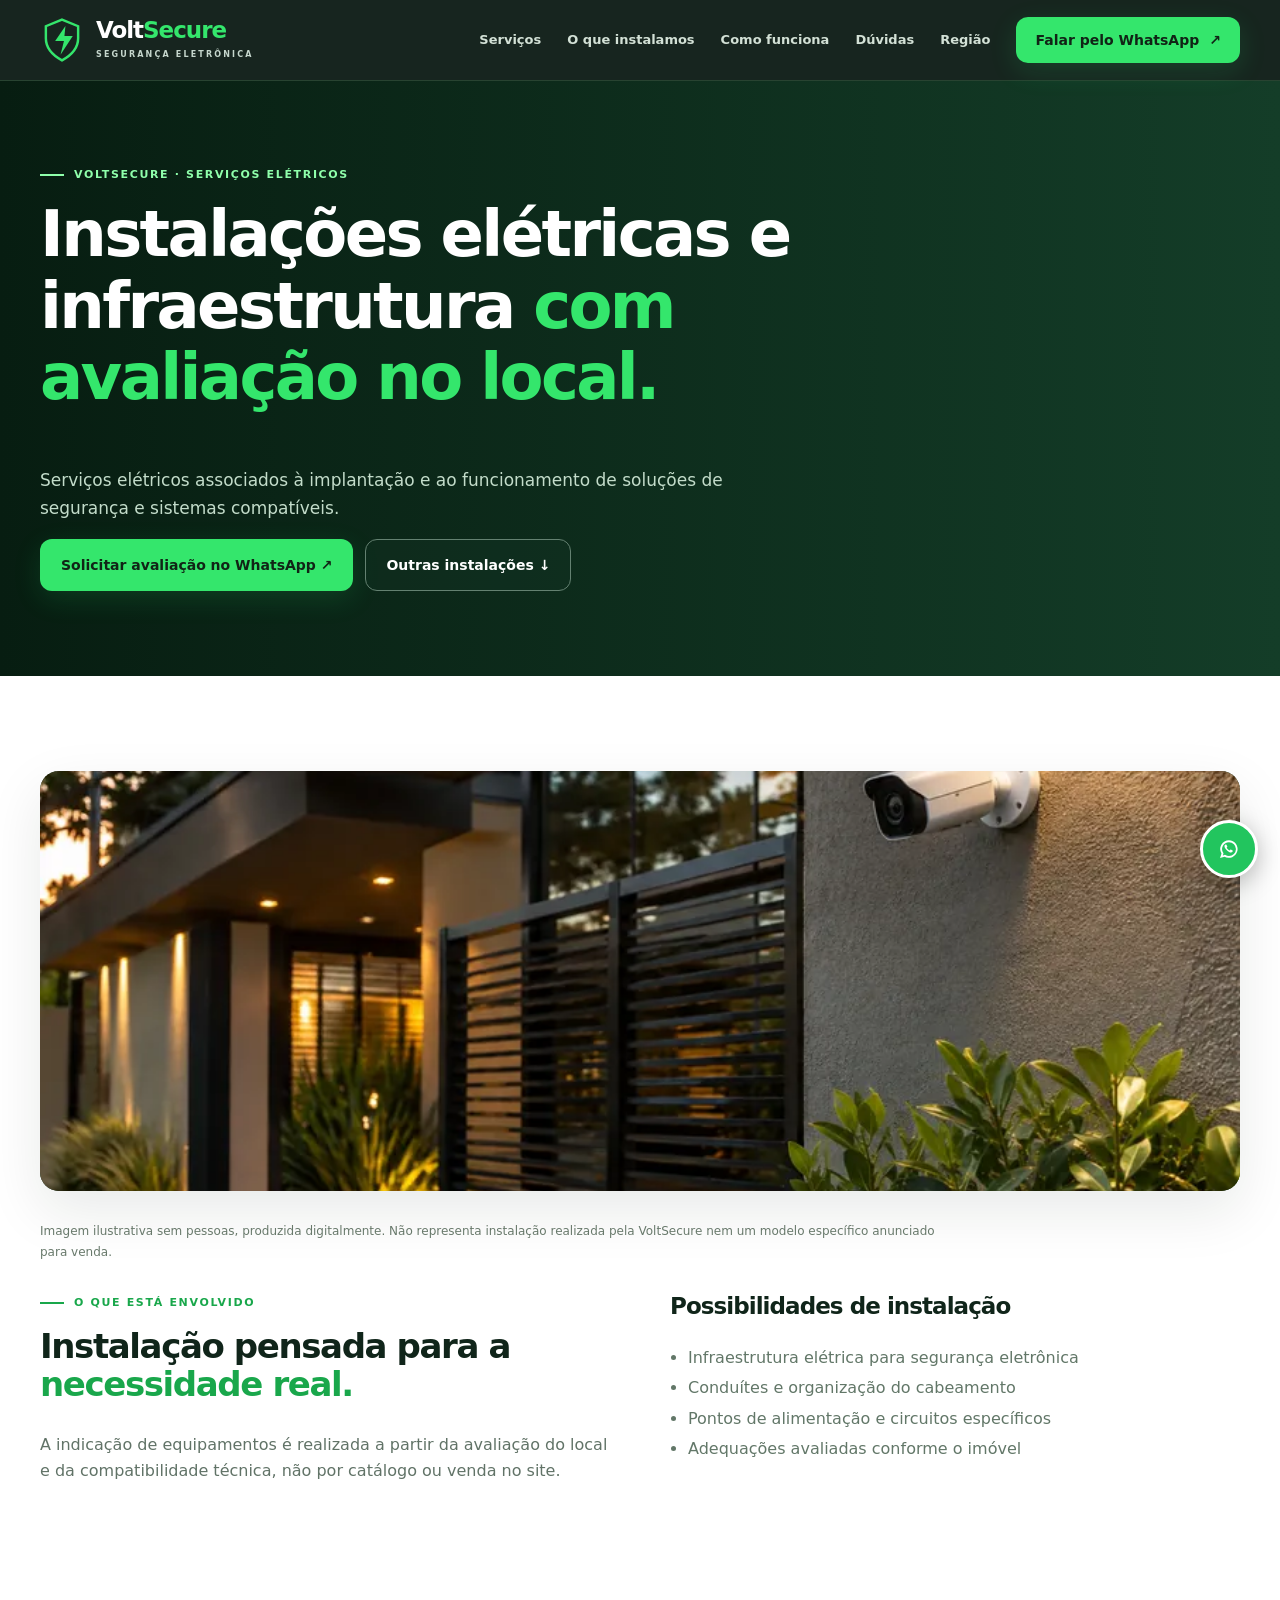
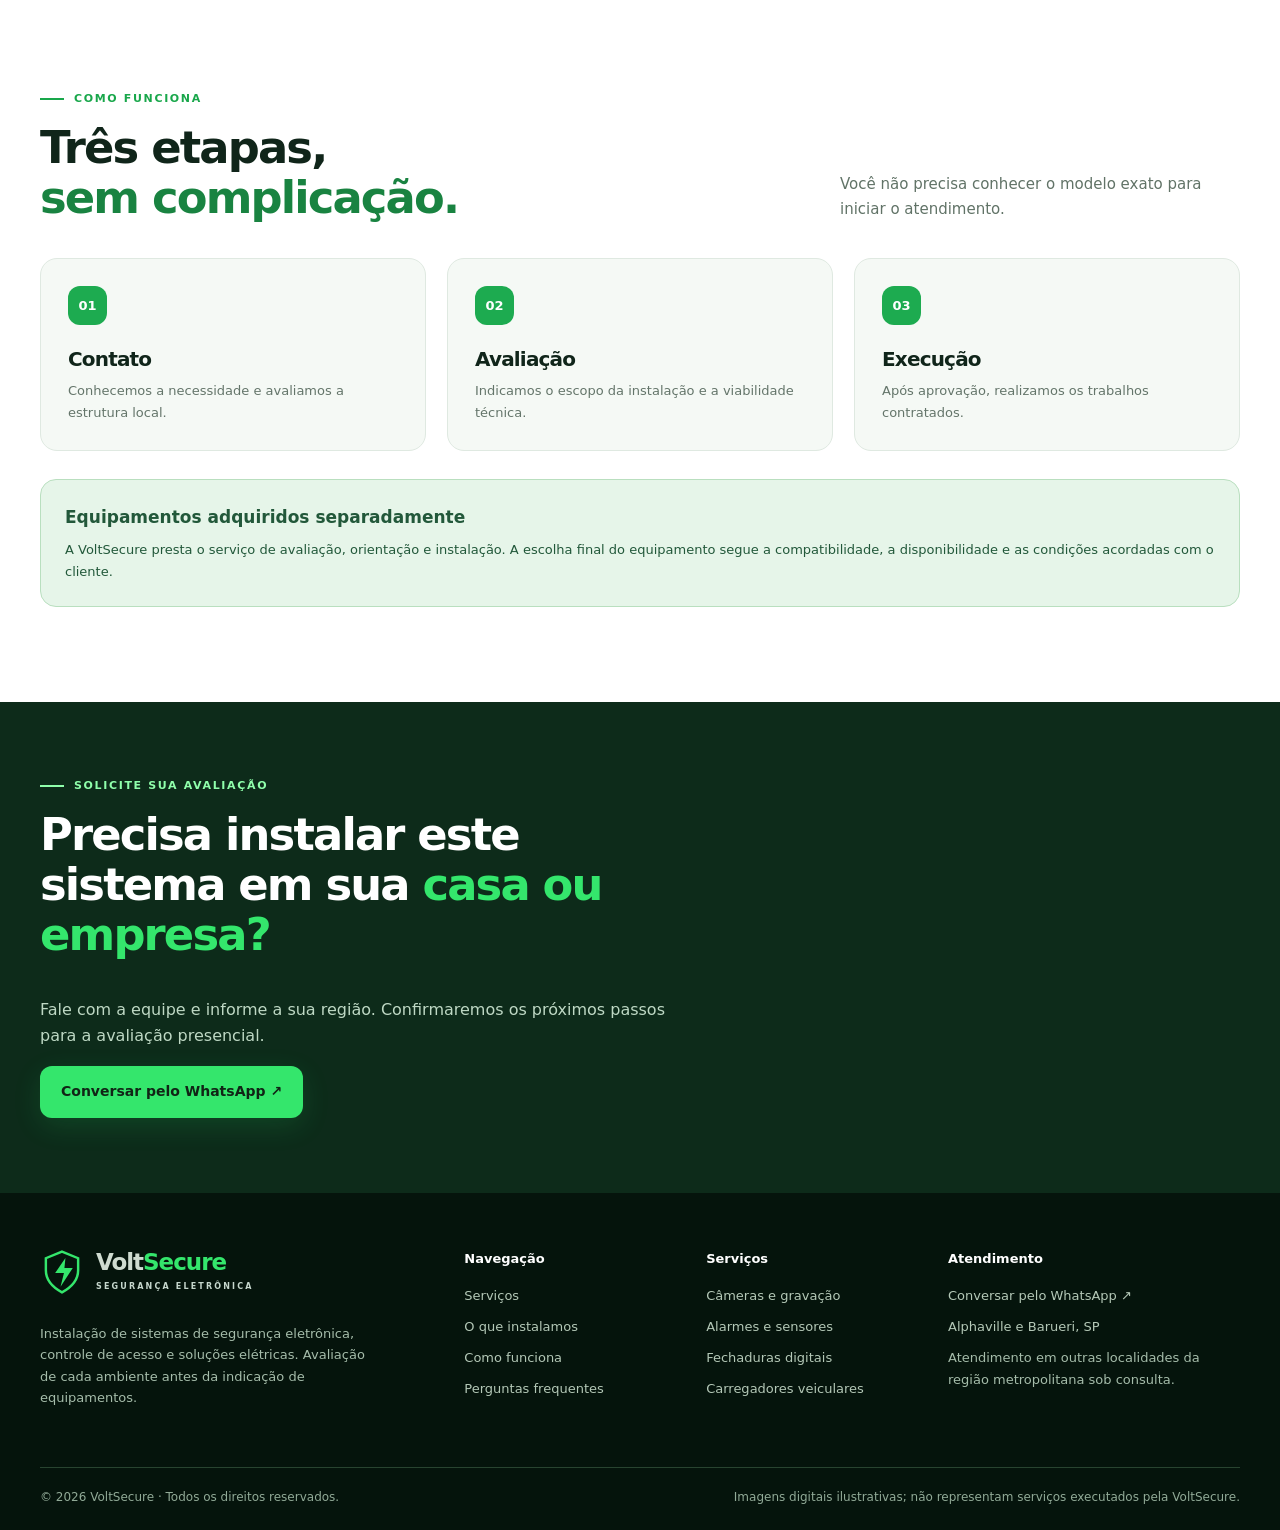
<file: assets/servicos-eletricos.html>
<!doctype html><html lang="pt-BR"><head><meta charset="utf-8"><meta name="viewport" content="width=device-width,initial-scale=1"><meta name="theme-color" content="#07150e"><meta name="robots" content="index,follow,max-image-preview:large"><title>Instalações elétricas e infraestrutura em Alphaville e Barueri | VoltSecure</title><meta name="description" content="Serviços elétricos associados à implantação e ao funcionamento de soluções de segurança e sistemas compatíveis. Peça avaliação presencial na VoltSecure pelo WhatsApp, em Alphaville e Barueri."><link rel="canonical" href="https://voltsecure.com.br/servicos/servicos-eletricos.html"><link rel="icon" type="image/svg+xml" href="../favicon.svg"><link rel="stylesheet" href="../styles.css"><meta property="og:type" content="website"><meta property="og:site_name" content="VoltSecure"><meta property="og:locale" content="pt_BR"><meta property="og:url" content="https://voltsecure.com.br/servicos/servicos-eletricos.html"><meta property="og:title" content="Instalações elétricas e infraestrutura em Alphaville e Barueri | VoltSecure"><meta property="og:description" content="Serviços elétricos associados à implantação e ao funcionamento de soluções de segurança e sistemas compatíveis. Peça avaliação presencial na VoltSecure pelo WhatsApp, em Alphaville e Barueri."><meta property="og:image" content="https://voltsecure.com.br/assets/og-voltsecure.jpg"><meta property="og:image:secure_url" content="https://voltsecure.com.br/assets/og-voltsecure.jpg"><meta property="og:image:type" content="image/jpeg"><meta property="og:image:width" content="1200"><meta property="og:image:height" content="630"><meta property="og:image:alt" content="Fachada moderna com câmera de segurança, imagem ilustrativa VoltSecure"><meta name="twitter:card" content="summary_large_image"><meta name="twitter:title" content="Instalações elétricas e infraestrutura em Alphaville e Barueri | VoltSecure"><meta name="twitter:image" content="https://voltsecure.com.br/assets/og-voltsecure.jpg"><script src="../script.js" defer></script></head><body><a class="skip" href="#conteudo">Pular para o conteúdo</a><header class="nav" id="inicio"><div class="wrap nav-main">
 <a href="../index.html" class="brand" aria-label="VoltSecure, início"><span class="brand-shield"><svg viewBox="0 0 45 48" fill="none" aria-hidden="true"><path d="M22.5 3.2 39 9.9v12.4c0 10-6.9 17.4-16.5 22.6C12.9 39.7 6 32.3 6 22.3V9.9L22.5 3.2Z" stroke="currentColor" stroke-width="2.5"/><path d="M26 9.7 15.5 25h9L21 39l12.5-19H25l1-10.3Z" fill="currentColor"/></svg></span><span><span class="brand-title">Volt<span>Secure</span></span><small class="brand-sub">SEGURANÇA ELETRÔNICA</small></span></a>
 <button type="button" class="hamburger" id="menu-toggle" aria-label="Abrir menu" aria-expanded="false" aria-controls="main-nav"><span></span><span></span><span></span></button>
 <nav class="nav-links" id="main-nav" aria-label="Menu principal"><a href="../index.html#solucoes">Serviços</a><a href="../index.html#portfolio">O que instalamos</a><a href="../index.html#processo">Como funciona</a><a href="../index.html#perguntas">Dúvidas</a><a href="../index.html#atendimento">Região</a><a class="btn btn-green" href="https://wa.me/message/CSXTN5VPTHPSF1" target="_blank" rel="noopener noreferrer">Falar pelo WhatsApp <span aria-hidden="true">↗</span></a></nav>
 </div></header><main id="conteudo"><section class="detail-hero"><div class="wrap"><div class="detail-head"><p class="eyebrow light">VOLTSECURE · SERVIÇOS ELÉTRICOS</p><h1>Instalações elétricas e infraestrutura <em>com avaliação no local.</em></h1><p>Serviços elétricos associados à implantação e ao funcionamento de soluções de segurança e sistemas compatíveis.</p><div class="hero-actions"><a class="btn btn-green" href="https://wa.me/message/CSXTN5VPTHPSF1" target="_blank" rel="noopener noreferrer">Solicitar avaliação no WhatsApp ↗</a><a class="btn btn-ghost" href="../index.html#portfolio">Outras instalações ↓</a></div></div></div></section><section class="section detail-section"><div class="wrap"><div class="detail-media"><img alt="Câmera de segurança instalada em fachada, imagem ilustrativa sem pessoas" class="" decoding="async" height="800" loading="lazy" src="../assets/camera-fallback.webp" width="1200"/></div><p class="photo-disclaimer">Imagem ilustrativa sem pessoas, produzida digitalmente. Não representa instalação realizada pela VoltSecure nem um modelo específico anunciado para venda.</p><div class="detail-columns" style="margin-top:32px"><div><p class="eyebrow">O QUE ESTÁ ENVOLVIDO</p><h2>Instalação pensada para a <em>necessidade real.</em></h2><p class="muted">A indicação de equipamentos é realizada a partir da avaliação do local e da compatibilidade técnica, não por catálogo ou venda no site.</p></div><div><h3>Possibilidades de instalação</h3><ul><li>Infraestrutura elétrica para segurança eletrônica</li><li>Conduítes e organização do cabeamento</li><li>Pontos de alimentação e circuitos específicos</li><li>Adequações avaliadas conforme o imóvel</li></ul></div></div></div></section><section class="section process"><div class="wrap"><div class="section-header"><div><p class="eyebrow">COMO FUNCIONA</p><h2>Três etapas, <em>sem complicação.</em></h2></div><p>Você não precisa conhecer o modelo exato para iniciar o atendimento.</p></div><div class="steps"><article class="step"><span class="step-number">01</span><h3>Contato</h3><p>Conhecemos a necessidade e avaliamos a estrutura local.</p></article><article class="step"><span class="step-number">02</span><h3>Avaliação</h3><p>Indicamos o escopo da instalação e a viabilidade técnica.</p></article><article class="step"><span class="step-number">03</span><h3>Execução</h3><p>Após aprovação, realizamos os trabalhos contratados.</p></article></div><div class="detail-advice" style="margin-top:28px"><strong>Equipamentos adquiridos separadamente</strong><p>A VoltSecure presta o serviço de avaliação, orientação e instalação. A escolha final do equipamento segue a compatibilidade, a disponibilidade e as condições acordadas com o cliente.</p></div></div></section><section class="detail-cta"><div class="wrap"><p class="eyebrow light">SOLICITE SUA AVALIAÇÃO</p><h2>Precisa instalar este sistema em sua <em>casa ou empresa?</em></h2><p>Fale com a equipe e informe a sua região. Confirmaremos os próximos passos para a avaliação presencial.</p><a class="btn btn-green" href="https://wa.me/message/CSXTN5VPTHPSF1" rel="noopener noreferrer" target="_blank">Conversar pelo WhatsApp ↗</a></div></section></main><footer class="footer"><div class="wrap"><div class="footer-columns"><div class="col"><a href="../index.html" class="brand"><span class="brand-shield"><svg viewBox="0 0 45 48" fill="none" aria-hidden="true"><path d="M22.5 3.2 39 9.9v12.4c0 10-6.9 17.4-16.5 22.6C12.9 39.7 6 32.3 6 22.3V9.9L22.5 3.2Z" stroke="currentColor" stroke-width="2.5"/><path d="M26 9.7 15.5 25h9L21 39l12.5-19H25l1-10.3Z" fill="currentColor"/></svg></span><span><span class="brand-title">Volt<span>Secure</span></span><small class="brand-sub">SEGURANÇA ELETRÔNICA</small></span></a><p>Instalação de sistemas de segurança eletrônica, controle de acesso e soluções elétricas. Avaliação de cada ambiente antes da indicação de equipamentos.</p></div>
 <div class="col"><strong>Navegação</strong><a href="../index.html#solucoes">Serviços</a><a href="../index.html#portfolio">O que instalamos</a><a href="../index.html#processo">Como funciona</a><a href="../index.html#perguntas">Perguntas frequentes</a></div>
 <div class="col"><strong>Serviços</strong><a href="../servicos/instalacao-de-cameras.html">Câmeras e gravação</a><a href="../servicos/instalacao-de-alarmes.html">Alarmes e sensores</a><a href="../servicos/instalacao-de-fechaduras.html">Fechaduras digitais</a><a href="../servicos/carregadores-veiculares.html">Carregadores veiculares</a></div>
 <div class="col"><strong>Atendimento</strong><a href="https://wa.me/message/CSXTN5VPTHPSF1" target="_blank" rel="noopener noreferrer">Conversar pelo WhatsApp ↗</a><a href="../index.html#atendimento">Alphaville e Barueri, SP</a><p style="margin-top:10px">Atendimento em outras localidades da região metropolitana sob consulta.</p></div></div>
 <div class="footer-bottom"><span>© <span id="year">2026</span> VoltSecure · Todos os direitos reservados.</span><span>Imagens digitais ilustrativas; não representam serviços executados pela VoltSecure.</span></div></div></footer>
 <a class="float-wa" href="https://wa.me/message/CSXTN5VPTHPSF1" target="_blank" rel="noopener noreferrer" aria-label="Conversar pelo WhatsApp"><svg viewBox="0 0 32 32" aria-hidden="true"><path d="M16 3.3a12.8 12.8 0 0 0-10.9 19.4L3 29l6.5-1.7A12.8 12.8 0 1 0 16 3.3Zm0 2.7a10.1 10.1 0 0 1 0 20.2c-1.9 0-3.6-.5-5.2-1.5l-.6-.3-3.1.9.9-3.1-.4-.6A10.1 10.1 0 0 1 16 6ZM11 9.4c-.7 0-1.5 1.1-1.6 2.3-.2 2.7 3.3 6.8 6.7 8.5 3.8 1.8 5.1.1 5.4-1.3l-.2-.6-2.6-1.4c-.4-.2-.6-.2-.8.2l-1.1 1.1c-1.6-.7-3.4-2.2-4.3-3.9l.9-1.1c.3-.3.2-.6.1-.9l-1.2-2.5c-.2-.3-.5-.4-1.3-.4Z"/></svg></a><div class="mobile-wa"><a class="btn btn-green" href="https://wa.me/message/CSXTN5VPTHPSF1" target="_blank" rel="noopener noreferrer"><svg viewBox="0 0 32 32" aria-hidden="true"><path d="M16 3.3a12.8 12.8 0 0 0-10.9 19.4L3 29l6.5-1.7A12.8 12.8 0 1 0 16 3.3Zm0 2.7a10.1 10.1 0 0 1 0 20.2c-1.9 0-3.6-.5-5.2-1.5l-.6-.3-3.1.9.9-3.1-.4-.6A10.1 10.1 0 0 1 16 6ZM11 9.4c-.7 0-1.5 1.1-1.6 2.3-.2 2.7 3.3 6.8 6.7 8.5 3.8 1.8 5.1.1 5.4-1.3l-.2-.6-2.6-1.4c-.4-.2-.6-.2-.8.2l-1.1 1.1c-1.6-.7-3.4-2.2-4.3-3.9l.9-1.1c.3-.3.2-.6.1-.9l-1.2-2.5c-.2-.3-.5-.4-1.3-.4Z"/></svg> Solicitar avaliação no WhatsApp <span aria-hidden="true">↗</span></a></div></body></html>
</file>
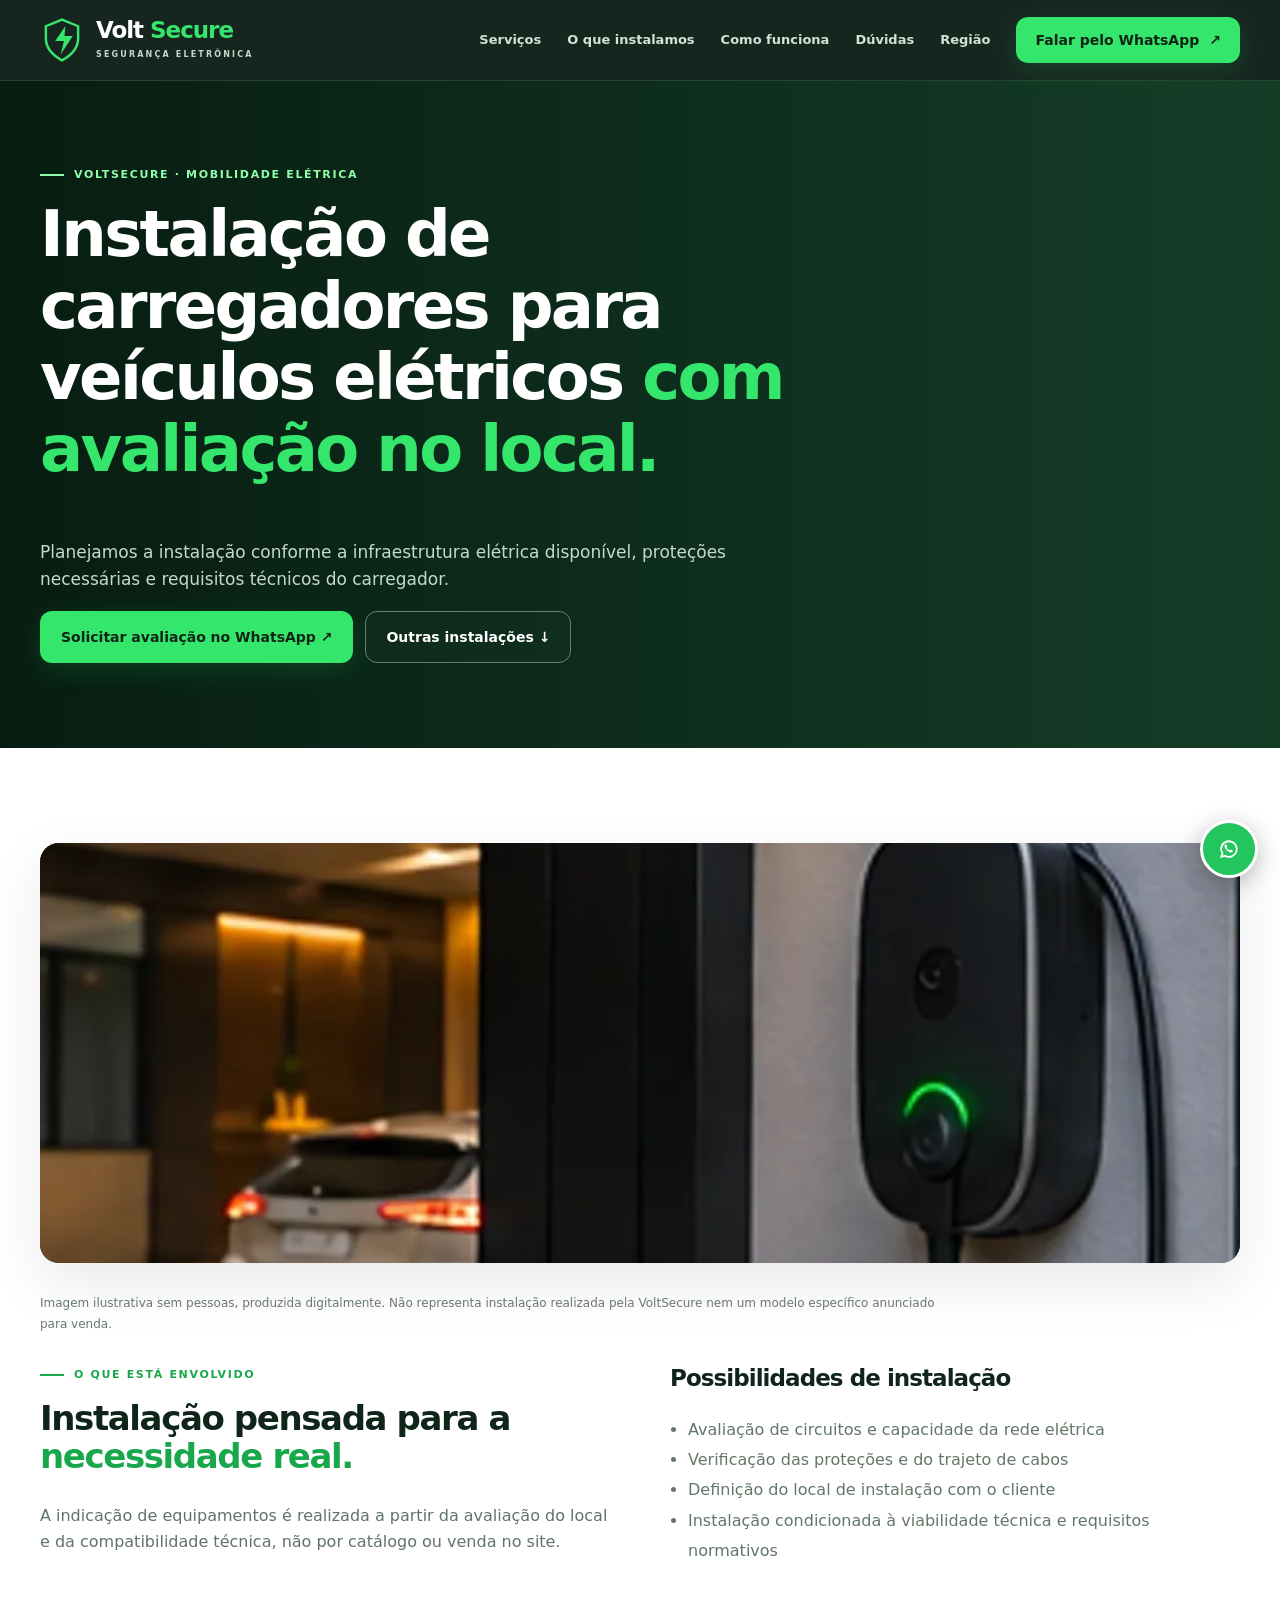
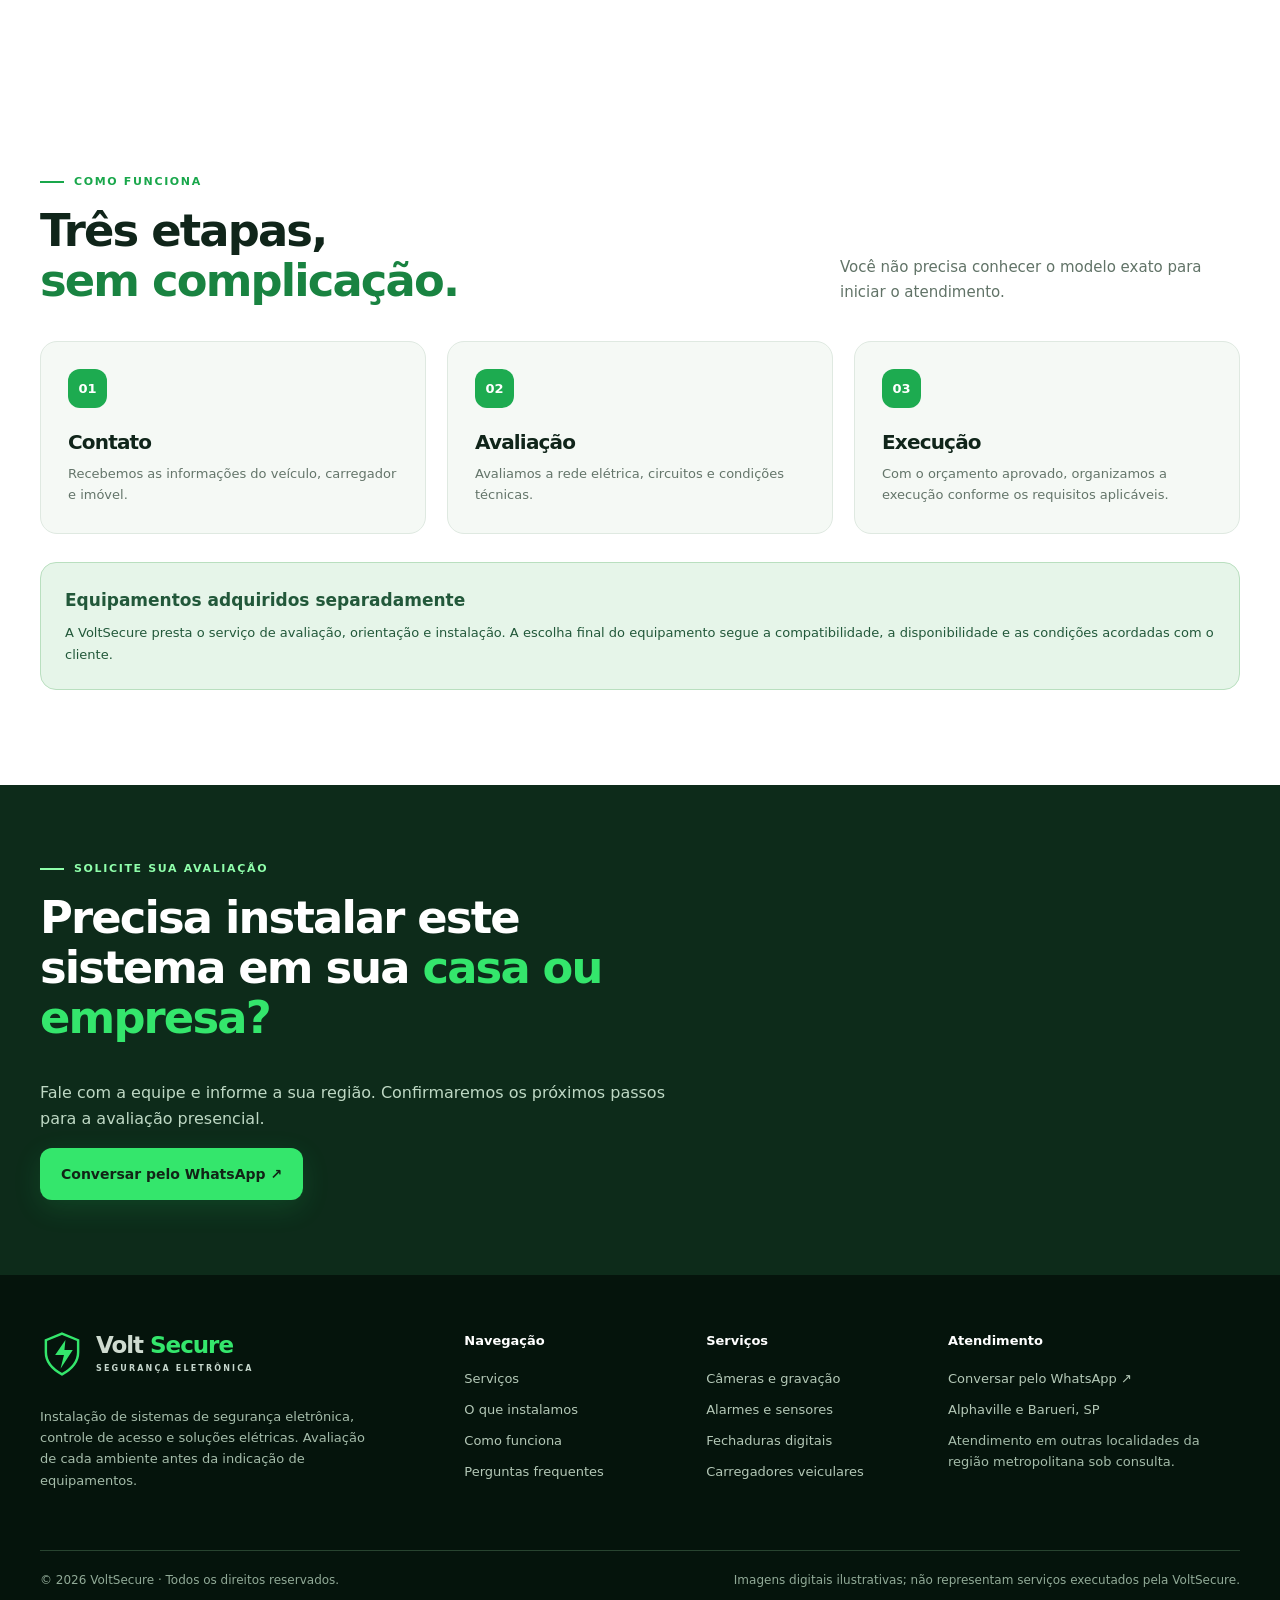
<file: servicos/carregadores-veiculares.html>
<!doctype html>
<html lang="pt-BR">
 <head>
  <meta charset="utf-8"/>
  <meta content="width=device-width,initial-scale=1" name="viewport"/>
  <meta content="#07150e" name="theme-color"/>
  <meta content="index,follow,max-image-preview:large" name="robots"/>
  <title>
   Instalação de carregadores para veículos elétricos em Alphaville e Barueri | VoltSecure
  </title>
  <meta content="Planejamos a instalação conforme a infraestrutura elétrica disponível, proteções necessárias e requisitos técnicos do carregador. Peça avaliação presencial na VoltSecure pelo WhatsApp, em Alphaville e Barueri." name="description"/>
  <link href="https://voltsecure.com.br/servicos/carregadores-veiculares.html" rel="canonical"/>
  <link href="../favicon.svg" rel="icon" type="image/svg+xml"/>
  <link href="../styles.css?v=20261107c" rel="stylesheet"/>
  <meta content="website" property="og:type"/>
  <meta content="VoltSecure" property="og:site_name"/>
  <meta content="pt_BR" property="og:locale"/>
  <meta content="https://voltsecure.com.br/servicos/carregadores-veiculares.html" property="og:url"/>
  <meta content="Instalação de carregadores para veículos elétricos em Alphaville e Barueri | VoltSecure" property="og:title"/>
  <meta content="Planejamos a instalação conforme a infraestrutura elétrica disponível, proteções necessárias e requisitos técnicos do carregador. Peça avaliação presencial na VoltSecure pelo WhatsApp, em Alphaville e Barueri." property="og:description"/>
  <meta content="https://voltsecure.com.br/assets/og-voltsecure-v2.jpg" property="og:image"/>
  <meta content="https://voltsecure.com.br/assets/og-voltsecure-v2.jpg" property="og:image:secure_url"/>
  <meta content="image/jpeg" property="og:image:type"/>
  <meta content="1200" property="og:image:width"/>
  <meta content="630" property="og:image:height"/>
  <meta content="Imagem ilustrativa de câmera de segurança em fachada residencial moderna, sem pessoas." property="og:image:alt"/>
  <meta content="summary_large_image" name="twitter:card"/>
  <meta content="Instalação de carregadores para veículos elétricos em Alphaville e Barueri | VoltSecure" name="twitter:title"/>
  <meta content="https://voltsecure.com.br/assets/og-voltsecure-v2.jpg" name="twitter:image"/>
  <script defer="" src="../script.js?v=20261107c">
  </script>
 </head>
 <body>
  <a class="skip" href="#conteudo">
   Pular para o conteúdo
  </a>
  <header class="nav" id="inicio">
   <div class="wrap nav-main">
    <a aria-label="VoltSecure, início" class="brand" href="../index.html">
     <span class="brand-shield">
      <svg aria-hidden="true" fill="none" viewbox="0 0 45 48">
       <path d="M22.5 3.2 39 9.9v12.4c0 10-6.9 17.4-16.5 22.6C12.9 39.7 6 32.3 6 22.3V9.9L22.5 3.2Z" stroke="currentColor" stroke-width="2.5">
       </path>
       <path d="M26 9.7 15.5 25h9L21 39l12.5-19H25l1-10.3Z" fill="currentColor">
       </path>
      </svg>
     </span>
     <span>
      <span class="brand-title">
       Volt
       <span>
        Secure
       </span>
      </span>
      <small class="brand-sub">
       SEGURANÇA ELETRÔNICA
      </small>
     </span>
    </a>
    <button aria-controls="main-nav" aria-expanded="false" aria-haspopup="true" aria-label="Abrir menu" class="hamburger" id="menu-toggle" type="button">
     <span>
     </span>
     <span>
     </span>
     <span>
     </span>
    </button>
    <nav aria-label="Menu principal" class="nav-links" data-site-nav="true" id="main-nav">
     <a href="../index.html#solucoes">
      Serviços
     </a>
     <a href="../index.html#portfolio">
      O que instalamos
     </a>
     <a href="../index.html#processo">
      Como funciona
     </a>
     <a href="../index.html#perguntas">
      Dúvidas
     </a>
     <a href="../index.html#atendimento">
      Região
     </a>
     <a class="btn btn-green" href="https://wa.me/message/CSXTN5VPTHPSF1" rel="noopener noreferrer" target="_blank">
      Falar pelo WhatsApp
      <span aria-hidden="true">
       ↗
      </span>
     </a>
    </nav>
   </div>
  </header>
  <main id="conteudo" tabindex="-1">
   <section class="detail-hero">
    <div class="wrap">
     <div class="detail-head">
      <p class="eyebrow light">
       VOLTSECURE · MOBILIDADE ELÉTRICA
      </p>
      <h1>
       Instalação de carregadores para veículos elétricos
       <em>
        com avaliação no local.
       </em>
      </h1>
      <p>
       Planejamos a instalação conforme a infraestrutura elétrica disponível, proteções necessárias e requisitos técnicos do carregador.
      </p>
      <div class="hero-actions">
       <a class="btn btn-green" href="https://wa.me/message/CSXTN5VPTHPSF1" rel="noopener noreferrer" target="_blank">
        Solicitar avaliação no WhatsApp ↗
       </a>
       <a class="btn btn-ghost" href="../index.html#portfolio">
        Outras instalações ↓
       </a>
      </div>
     </div>
    </div>
   </section>
   <section class="section detail-section">
    <div class="wrap">
     <div class="detail-media">
      <img alt="Carregador residencial para veículo elétrico instalado na garagem, imagem digital ilustrativa" class="" decoding="async" height="800" loading="lazy" src="../assets/carregador-fallback.webp" width="1200"/>
     </div>
     <p class="photo-disclaimer">
      Imagem ilustrativa sem pessoas, produzida digitalmente. Não representa instalação realizada pela VoltSecure nem um modelo específico anunciado para venda.
     </p>
     <div class="detail-columns" style="margin-top:32px">
      <div>
       <p class="eyebrow">
        O QUE ESTÁ ENVOLVIDO
       </p>
       <h2>
        Instalação pensada para a
        <em>
         necessidade real.
        </em>
       </h2>
       <p class="muted">
        A indicação de equipamentos é realizada a partir da avaliação do local e da compatibilidade técnica, não por catálogo ou venda no site.
       </p>
      </div>
      <div>
       <h3>
        Possibilidades de instalação
       </h3>
       <ul>
        <li>
         Avaliação de circuitos e capacidade da rede elétrica
        </li>
        <li>
         Verificação das proteções e do trajeto de cabos
        </li>
        <li>
         Definição do local de instalação com o cliente
        </li>
        <li>
         Instalação condicionada à viabilidade técnica e requisitos normativos
        </li>
       </ul>
      </div>
     </div>
    </div>
   </section>
   <section class="section process">
    <div class="wrap">
     <div class="section-header">
      <div>
       <p class="eyebrow">
        COMO FUNCIONA
       </p>
       <h2>
        Três etapas,
        <em>
         sem complicação.
        </em>
       </h2>
      </div>
      <p>
       Você não precisa conhecer o modelo exato para iniciar o atendimento.
      </p>
     </div>
     <div class="steps">
      <article class="step">
       <span class="step-number">
        01
       </span>
       <h3>
        Contato
       </h3>
       <p>
        Recebemos as informações do veículo, carregador e imóvel.
       </p>
      </article>
      <article class="step">
       <span class="step-number">
        02
       </span>
       <h3>
        Avaliação
       </h3>
       <p>
        Avaliamos a rede elétrica, circuitos e condições técnicas.
       </p>
      </article>
      <article class="step">
       <span class="step-number">
        03
       </span>
       <h3>
        Execução
       </h3>
       <p>
        Com o orçamento aprovado, organizamos a execução conforme os requisitos aplicáveis.
       </p>
      </article>
     </div>
     <div class="detail-advice" style="margin-top:28px">
      <strong>
       Equipamentos adquiridos separadamente
      </strong>
      <p>
       A VoltSecure presta o serviço de avaliação, orientação e instalação. A escolha final do equipamento segue a compatibilidade, a disponibilidade e as condições acordadas com o cliente.
      </p>
     </div>
    </div>
   </section>
   <section class="detail-cta">
    <div class="wrap">
     <p class="eyebrow light">
      SOLICITE SUA AVALIAÇÃO
     </p>
     <h2>
      Precisa instalar este sistema em sua
      <em>
       casa ou empresa?
      </em>
     </h2>
     <p>
      Fale com a equipe e informe a sua região. Confirmaremos os próximos passos para a avaliação presencial.
     </p>
     <a class="btn btn-green" href="https://wa.me/message/CSXTN5VPTHPSF1" rel="noopener noreferrer" target="_blank">
      Conversar pelo WhatsApp ↗
     </a>
    </div>
   </section>
  </main>
  <footer class="footer">
   <div class="wrap">
    <div class="footer-columns">
     <div class="col">
      <a class="brand" href="../index.html">
       <span class="brand-shield">
        <svg aria-hidden="true" fill="none" viewbox="0 0 45 48">
         <path d="M22.5 3.2 39 9.9v12.4c0 10-6.9 17.4-16.5 22.6C12.9 39.7 6 32.3 6 22.3V9.9L22.5 3.2Z" stroke="currentColor" stroke-width="2.5">
         </path>
         <path d="M26 9.7 15.5 25h9L21 39l12.5-19H25l1-10.3Z" fill="currentColor">
         </path>
        </svg>
       </span>
       <span>
        <span class="brand-title">
         Volt
         <span>
          Secure
         </span>
        </span>
        <small class="brand-sub">
         SEGURANÇA ELETRÔNICA
        </small>
       </span>
      </a>
      <p>
       Instalação de sistemas de segurança eletrônica, controle de acesso e soluções elétricas. Avaliação de cada ambiente antes da indicação de equipamentos.
      </p>
     </div>
     <div class="col">
      <strong>
       Navegação
      </strong>
      <a href="../index.html#solucoes">
       Serviços
      </a>
      <a href="../index.html#portfolio">
       O que instalamos
      </a>
      <a href="../index.html#processo">
       Como funciona
      </a>
      <a href="../index.html#perguntas">
       Perguntas frequentes
      </a>
     </div>
     <div class="col">
      <strong>
       Serviços
      </strong>
      <a href="../servicos/instalacao-de-cameras.html">
       Câmeras e gravação
      </a>
      <a href="../servicos/instalacao-de-alarmes.html">
       Alarmes e sensores
      </a>
      <a href="../servicos/instalacao-de-fechaduras.html">
       Fechaduras digitais
      </a>
      <a href="../servicos/carregadores-veiculares.html">
       Carregadores veiculares
      </a>
     </div>
     <div class="col">
      <strong>
       Atendimento
      </strong>
      <a href="https://wa.me/message/CSXTN5VPTHPSF1" rel="noopener noreferrer" target="_blank">
       Conversar pelo WhatsApp ↗
      </a>
      <a href="../index.html#atendimento">
       Alphaville e Barueri, SP
      </a>
      <p style="margin-top:10px">
       Atendimento em outras localidades da região metropolitana sob consulta.
      </p>
     </div>
    </div>
    <div class="footer-bottom">
     <span>
      ©
      <span id="year">
       2026
      </span>
      VoltSecure · Todos os direitos reservados.
     </span>
     <span>
      Imagens digitais ilustrativas; não representam serviços executados pela VoltSecure.
     </span>
    </div>
   </div>
  </footer>
  <a aria-label="Conversar pelo WhatsApp" class="float-wa" href="https://wa.me/message/CSXTN5VPTHPSF1" rel="noopener noreferrer" target="_blank">
   <svg aria-hidden="true" viewbox="0 0 32 32">
    <path d="M16 3.3a12.8 12.8 0 0 0-10.9 19.4L3 29l6.5-1.7A12.8 12.8 0 1 0 16 3.3Zm0 2.7a10.1 10.1 0 0 1 0 20.2c-1.9 0-3.6-.5-5.2-1.5l-.6-.3-3.1.9.9-3.1-.4-.6A10.1 10.1 0 0 1 16 6ZM11 9.4c-.7 0-1.5 1.1-1.6 2.3-.2 2.7 3.3 6.8 6.7 8.5 3.8 1.8 5.1.1 5.4-1.3l-.2-.6-2.6-1.4c-.4-.2-.6-.2-.8.2l-1.1 1.1c-1.6-.7-3.4-2.2-4.3-3.9l.9-1.1c.3-.3.2-.6.1-.9l-1.2-2.5c-.2-.3-.5-.4-1.3-.4Z">
    </path>
   </svg>
  </a>
  <div class="mobile-wa">
   <a class="btn btn-green" href="https://wa.me/message/CSXTN5VPTHPSF1" rel="noopener noreferrer" target="_blank">
    <svg aria-hidden="true" viewbox="0 0 32 32">
     <path d="M16 3.3a12.8 12.8 0 0 0-10.9 19.4L3 29l6.5-1.7A12.8 12.8 0 1 0 16 3.3Zm0 2.7a10.1 10.1 0 0 1 0 20.2c-1.9 0-3.6-.5-5.2-1.5l-.6-.3-3.1.9.9-3.1-.4-.6A10.1 10.1 0 0 1 16 6ZM11 9.4c-.7 0-1.5 1.1-1.6 2.3-.2 2.7 3.3 6.8 6.7 8.5 3.8 1.8 5.1.1 5.4-1.3l-.2-.6-2.6-1.4c-.4-.2-.6-.2-.8.2l-1.1 1.1c-1.6-.7-3.4-2.2-4.3-3.9l.9-1.1c.3-.3.2-.6.1-.9l-1.2-2.5c-.2-.3-.5-.4-1.3-.4Z">
     </path>
    </svg>
    Solicitar avaliação no WhatsApp
    <span aria-hidden="true">
     ↗
    </span>
   </a>
  </div>
 </body>
</html>
</file>
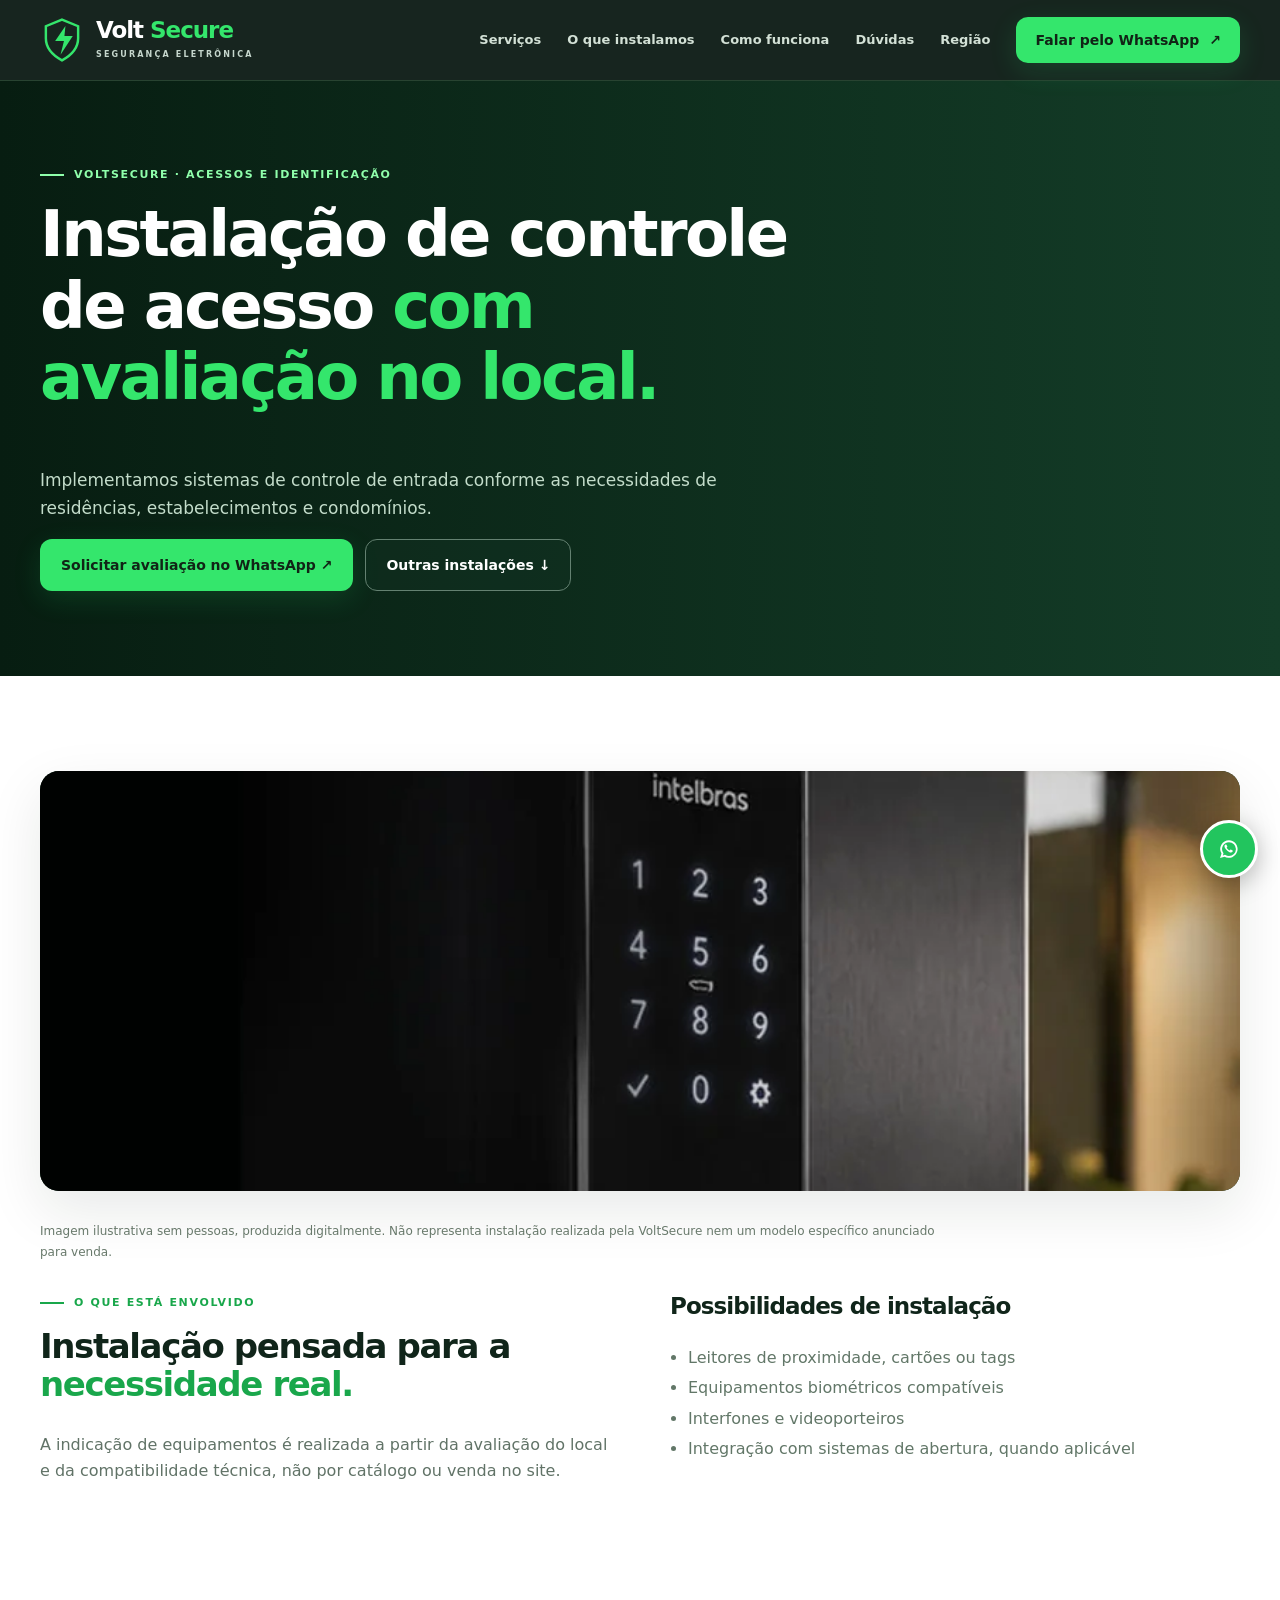
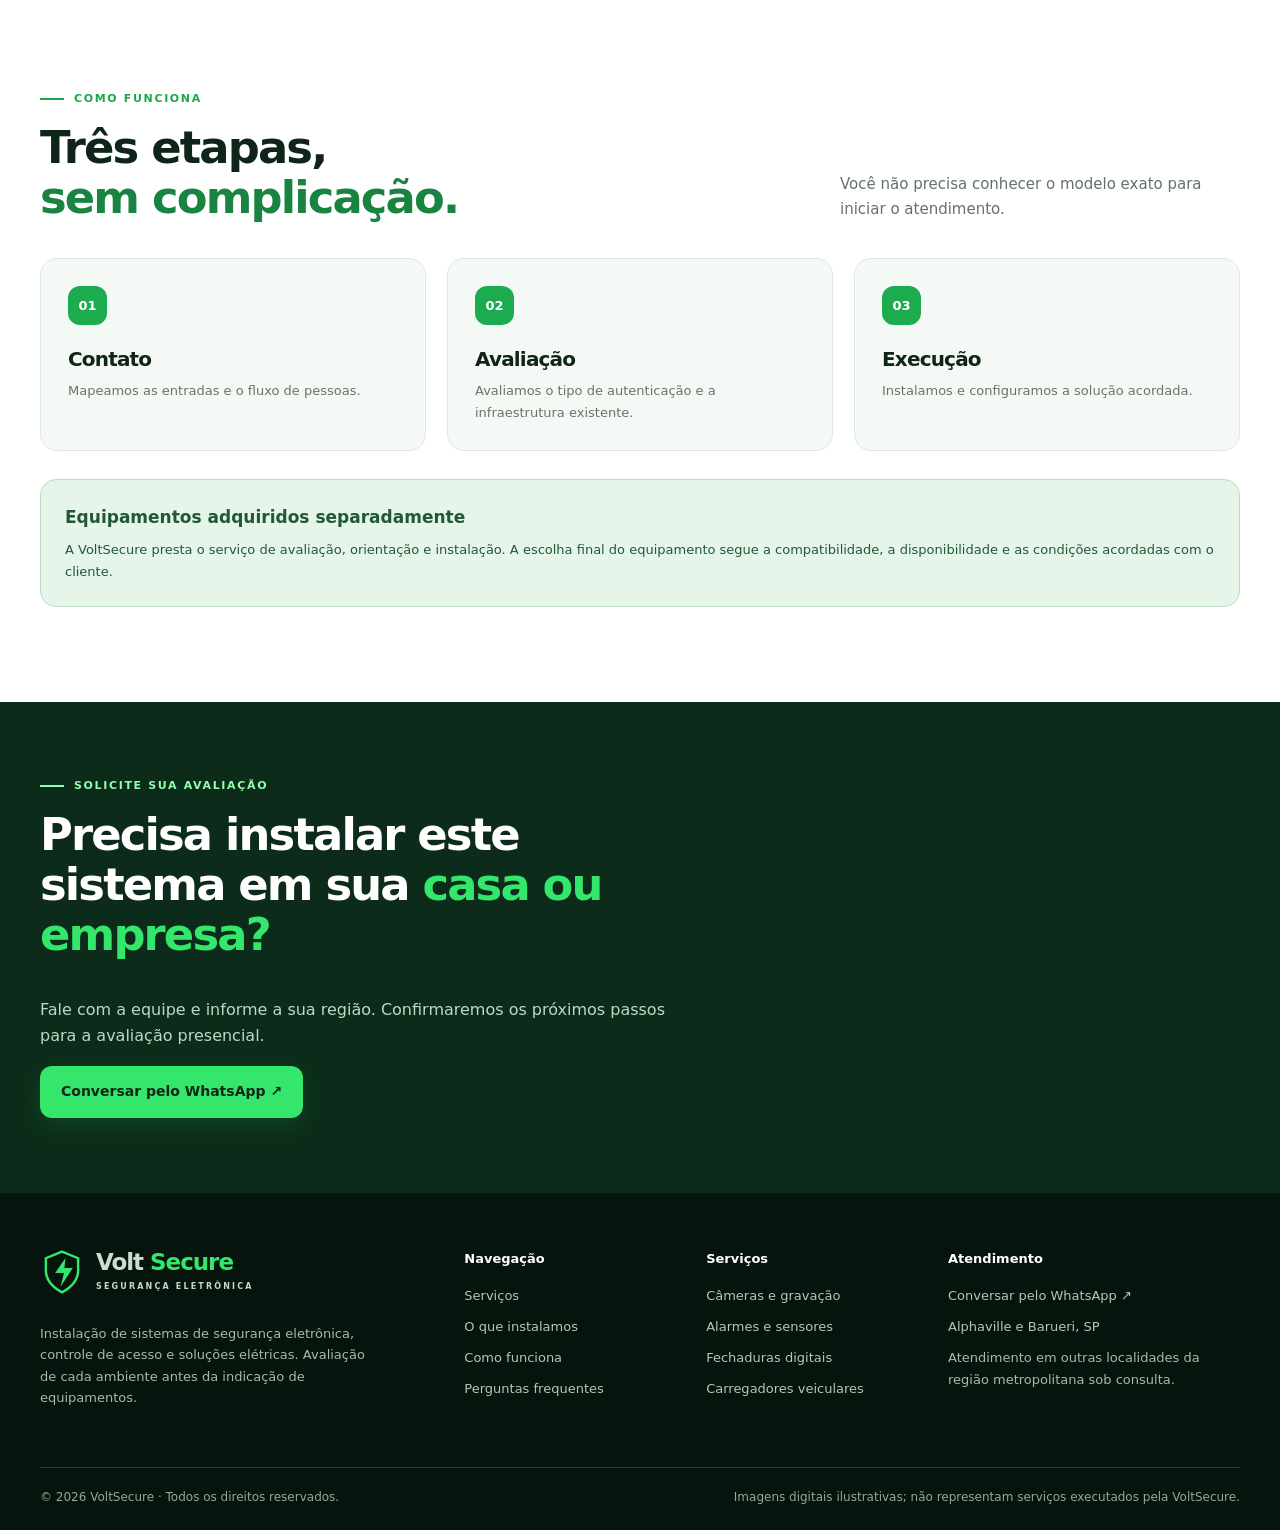
<file: servicos/controle-de-acesso.html>
<!doctype html>
<html lang="pt-BR">
 <head>
  <meta charset="utf-8"/>
  <meta content="width=device-width,initial-scale=1" name="viewport"/>
  <meta content="#07150e" name="theme-color"/>
  <meta content="index,follow,max-image-preview:large" name="robots"/>
  <title>
   Instalação de controle de acesso em Alphaville e Barueri | VoltSecure
  </title>
  <meta content="Implementamos sistemas de controle de entrada conforme as necessidades de residências, estabelecimentos e condomínios. Peça avaliação presencial na VoltSecure pelo WhatsApp, em Alphaville e Barueri." name="description"/>
  <link href="https://voltsecure.com.br/servicos/controle-de-acesso.html" rel="canonical"/>
  <link href="../favicon.svg" rel="icon" type="image/svg+xml"/>
  <link href="../styles.css?v=20261107c" rel="stylesheet"/>
  <meta content="website" property="og:type"/>
  <meta content="VoltSecure" property="og:site_name"/>
  <meta content="pt_BR" property="og:locale"/>
  <meta content="https://voltsecure.com.br/servicos/controle-de-acesso.html" property="og:url"/>
  <meta content="Instalação de controle de acesso em Alphaville e Barueri | VoltSecure" property="og:title"/>
  <meta content="Implementamos sistemas de controle de entrada conforme as necessidades de residências, estabelecimentos e condomínios. Peça avaliação presencial na VoltSecure pelo WhatsApp, em Alphaville e Barueri." property="og:description"/>
  <meta content="https://voltsecure.com.br/assets/og-voltsecure-v2.jpg" property="og:image"/>
  <meta content="https://voltsecure.com.br/assets/og-voltsecure-v2.jpg" property="og:image:secure_url"/>
  <meta content="image/jpeg" property="og:image:type"/>
  <meta content="1200" property="og:image:width"/>
  <meta content="630" property="og:image:height"/>
  <meta content="Imagem ilustrativa de câmera de segurança em fachada residencial moderna, sem pessoas." property="og:image:alt"/>
  <meta content="summary_large_image" name="twitter:card"/>
  <meta content="Instalação de controle de acesso em Alphaville e Barueri | VoltSecure" name="twitter:title"/>
  <meta content="https://voltsecure.com.br/assets/og-voltsecure-v2.jpg" name="twitter:image"/>
  <script defer="" src="../script.js?v=20261107c">
  </script>
 </head>
 <body>
  <a class="skip" href="#conteudo">
   Pular para o conteúdo
  </a>
  <header class="nav" id="inicio">
   <div class="wrap nav-main">
    <a aria-label="VoltSecure, início" class="brand" href="../index.html">
     <span class="brand-shield">
      <svg aria-hidden="true" fill="none" viewbox="0 0 45 48">
       <path d="M22.5 3.2 39 9.9v12.4c0 10-6.9 17.4-16.5 22.6C12.9 39.7 6 32.3 6 22.3V9.9L22.5 3.2Z" stroke="currentColor" stroke-width="2.5">
       </path>
       <path d="M26 9.7 15.5 25h9L21 39l12.5-19H25l1-10.3Z" fill="currentColor">
       </path>
      </svg>
     </span>
     <span>
      <span class="brand-title">
       Volt
       <span>
        Secure
       </span>
      </span>
      <small class="brand-sub">
       SEGURANÇA ELETRÔNICA
      </small>
     </span>
    </a>
    <button aria-controls="main-nav" aria-expanded="false" aria-haspopup="true" aria-label="Abrir menu" class="hamburger" id="menu-toggle" type="button">
     <span>
     </span>
     <span>
     </span>
     <span>
     </span>
    </button>
    <nav aria-label="Menu principal" class="nav-links" data-site-nav="true" id="main-nav">
     <a href="../index.html#solucoes">
      Serviços
     </a>
     <a href="../index.html#portfolio">
      O que instalamos
     </a>
     <a href="../index.html#processo">
      Como funciona
     </a>
     <a href="../index.html#perguntas">
      Dúvidas
     </a>
     <a href="../index.html#atendimento">
      Região
     </a>
     <a class="btn btn-green" href="https://wa.me/message/CSXTN5VPTHPSF1" rel="noopener noreferrer" target="_blank">
      Falar pelo WhatsApp
      <span aria-hidden="true">
       ↗
      </span>
     </a>
    </nav>
   </div>
  </header>
  <main id="conteudo" tabindex="-1">
   <section class="detail-hero">
    <div class="wrap">
     <div class="detail-head">
      <p class="eyebrow light">
       VOLTSECURE · ACESSOS E IDENTIFICAÇÃO
      </p>
      <h1>
       Instalação de controle de acesso
       <em>
        com avaliação no local.
       </em>
      </h1>
      <p>
       Implementamos sistemas de controle de entrada conforme as necessidades de residências, estabelecimentos e condomínios.
      </p>
      <div class="hero-actions">
       <a class="btn btn-green" href="https://wa.me/message/CSXTN5VPTHPSF1" rel="noopener noreferrer" target="_blank">
        Solicitar avaliação no WhatsApp ↗
       </a>
       <a class="btn btn-ghost" href="../index.html#portfolio">
        Outras instalações ↓
       </a>
      </div>
     </div>
    </div>
   </section>
   <section class="section detail-section">
    <div class="wrap">
     <div class="detail-media">
      <img alt="Fechadura digital instalada em porta, imagem digital ilustrativa" class="" decoding="async" height="800" loading="lazy" src="../assets/fechadura-fallback.webp" width="1200"/>
     </div>
     <p class="photo-disclaimer">
      Imagem ilustrativa sem pessoas, produzida digitalmente. Não representa instalação realizada pela VoltSecure nem um modelo específico anunciado para venda.
     </p>
     <div class="detail-columns" style="margin-top:32px">
      <div>
       <p class="eyebrow">
        O QUE ESTÁ ENVOLVIDO
       </p>
       <h2>
        Instalação pensada para a
        <em>
         necessidade real.
        </em>
       </h2>
       <p class="muted">
        A indicação de equipamentos é realizada a partir da avaliação do local e da compatibilidade técnica, não por catálogo ou venda no site.
       </p>
      </div>
      <div>
       <h3>
        Possibilidades de instalação
       </h3>
       <ul>
        <li>
         Leitores de proximidade, cartões ou tags
        </li>
        <li>
         Equipamentos biométricos compatíveis
        </li>
        <li>
         Interfones e videoporteiros
        </li>
        <li>
         Integração com sistemas de abertura, quando aplicável
        </li>
       </ul>
      </div>
     </div>
    </div>
   </section>
   <section class="section process">
    <div class="wrap">
     <div class="section-header">
      <div>
       <p class="eyebrow">
        COMO FUNCIONA
       </p>
       <h2>
        Três etapas,
        <em>
         sem complicação.
        </em>
       </h2>
      </div>
      <p>
       Você não precisa conhecer o modelo exato para iniciar o atendimento.
      </p>
     </div>
     <div class="steps">
      <article class="step">
       <span class="step-number">
        01
       </span>
       <h3>
        Contato
       </h3>
       <p>
        Mapeamos as entradas e o fluxo de pessoas.
       </p>
      </article>
      <article class="step">
       <span class="step-number">
        02
       </span>
       <h3>
        Avaliação
       </h3>
       <p>
        Avaliamos o tipo de autenticação e a infraestrutura existente.
       </p>
      </article>
      <article class="step">
       <span class="step-number">
        03
       </span>
       <h3>
        Execução
       </h3>
       <p>
        Instalamos e configuramos a solução acordada.
       </p>
      </article>
     </div>
     <div class="detail-advice" style="margin-top:28px">
      <strong>
       Equipamentos adquiridos separadamente
      </strong>
      <p>
       A VoltSecure presta o serviço de avaliação, orientação e instalação. A escolha final do equipamento segue a compatibilidade, a disponibilidade e as condições acordadas com o cliente.
      </p>
     </div>
    </div>
   </section>
   <section class="detail-cta">
    <div class="wrap">
     <p class="eyebrow light">
      SOLICITE SUA AVALIAÇÃO
     </p>
     <h2>
      Precisa instalar este sistema em sua
      <em>
       casa ou empresa?
      </em>
     </h2>
     <p>
      Fale com a equipe e informe a sua região. Confirmaremos os próximos passos para a avaliação presencial.
     </p>
     <a class="btn btn-green" href="https://wa.me/message/CSXTN5VPTHPSF1" rel="noopener noreferrer" target="_blank">
      Conversar pelo WhatsApp ↗
     </a>
    </div>
   </section>
  </main>
  <footer class="footer">
   <div class="wrap">
    <div class="footer-columns">
     <div class="col">
      <a class="brand" href="../index.html">
       <span class="brand-shield">
        <svg aria-hidden="true" fill="none" viewbox="0 0 45 48">
         <path d="M22.5 3.2 39 9.9v12.4c0 10-6.9 17.4-16.5 22.6C12.9 39.7 6 32.3 6 22.3V9.9L22.5 3.2Z" stroke="currentColor" stroke-width="2.5">
         </path>
         <path d="M26 9.7 15.5 25h9L21 39l12.5-19H25l1-10.3Z" fill="currentColor">
         </path>
        </svg>
       </span>
       <span>
        <span class="brand-title">
         Volt
         <span>
          Secure
         </span>
        </span>
        <small class="brand-sub">
         SEGURANÇA ELETRÔNICA
        </small>
       </span>
      </a>
      <p>
       Instalação de sistemas de segurança eletrônica, controle de acesso e soluções elétricas. Avaliação de cada ambiente antes da indicação de equipamentos.
      </p>
     </div>
     <div class="col">
      <strong>
       Navegação
      </strong>
      <a href="../index.html#solucoes">
       Serviços
      </a>
      <a href="../index.html#portfolio">
       O que instalamos
      </a>
      <a href="../index.html#processo">
       Como funciona
      </a>
      <a href="../index.html#perguntas">
       Perguntas frequentes
      </a>
     </div>
     <div class="col">
      <strong>
       Serviços
      </strong>
      <a href="../servicos/instalacao-de-cameras.html">
       Câmeras e gravação
      </a>
      <a href="../servicos/instalacao-de-alarmes.html">
       Alarmes e sensores
      </a>
      <a href="../servicos/instalacao-de-fechaduras.html">
       Fechaduras digitais
      </a>
      <a href="../servicos/carregadores-veiculares.html">
       Carregadores veiculares
      </a>
     </div>
     <div class="col">
      <strong>
       Atendimento
      </strong>
      <a href="https://wa.me/message/CSXTN5VPTHPSF1" rel="noopener noreferrer" target="_blank">
       Conversar pelo WhatsApp ↗
      </a>
      <a href="../index.html#atendimento">
       Alphaville e Barueri, SP
      </a>
      <p style="margin-top:10px">
       Atendimento em outras localidades da região metropolitana sob consulta.
      </p>
     </div>
    </div>
    <div class="footer-bottom">
     <span>
      ©
      <span id="year">
       2026
      </span>
      VoltSecure · Todos os direitos reservados.
     </span>
     <span>
      Imagens digitais ilustrativas; não representam serviços executados pela VoltSecure.
     </span>
    </div>
   </div>
  </footer>
  <a aria-label="Conversar pelo WhatsApp" class="float-wa" href="https://wa.me/message/CSXTN5VPTHPSF1" rel="noopener noreferrer" target="_blank">
   <svg aria-hidden="true" viewbox="0 0 32 32">
    <path d="M16 3.3a12.8 12.8 0 0 0-10.9 19.4L3 29l6.5-1.7A12.8 12.8 0 1 0 16 3.3Zm0 2.7a10.1 10.1 0 0 1 0 20.2c-1.9 0-3.6-.5-5.2-1.5l-.6-.3-3.1.9.9-3.1-.4-.6A10.1 10.1 0 0 1 16 6ZM11 9.4c-.7 0-1.5 1.1-1.6 2.3-.2 2.7 3.3 6.8 6.7 8.5 3.8 1.8 5.1.1 5.4-1.3l-.2-.6-2.6-1.4c-.4-.2-.6-.2-.8.2l-1.1 1.1c-1.6-.7-3.4-2.2-4.3-3.9l.9-1.1c.3-.3.2-.6.1-.9l-1.2-2.5c-.2-.3-.5-.4-1.3-.4Z">
    </path>
   </svg>
  </a>
  <div class="mobile-wa">
   <a class="btn btn-green" href="https://wa.me/message/CSXTN5VPTHPSF1" rel="noopener noreferrer" target="_blank">
    <svg aria-hidden="true" viewbox="0 0 32 32">
     <path d="M16 3.3a12.8 12.8 0 0 0-10.9 19.4L3 29l6.5-1.7A12.8 12.8 0 1 0 16 3.3Zm0 2.7a10.1 10.1 0 0 1 0 20.2c-1.9 0-3.6-.5-5.2-1.5l-.6-.3-3.1.9.9-3.1-.4-.6A10.1 10.1 0 0 1 16 6ZM11 9.4c-.7 0-1.5 1.1-1.6 2.3-.2 2.7 3.3 6.8 6.7 8.5 3.8 1.8 5.1.1 5.4-1.3l-.2-.6-2.6-1.4c-.4-.2-.6-.2-.8.2l-1.1 1.1c-1.6-.7-3.4-2.2-4.3-3.9l.9-1.1c.3-.3.2-.6.1-.9l-1.2-2.5c-.2-.3-.5-.4-1.3-.4Z">
     </path>
    </svg>
    Solicitar avaliação no WhatsApp
    <span aria-hidden="true">
     ↗
    </span>
   </a>
  </div>
 </body>
</html>
</file>
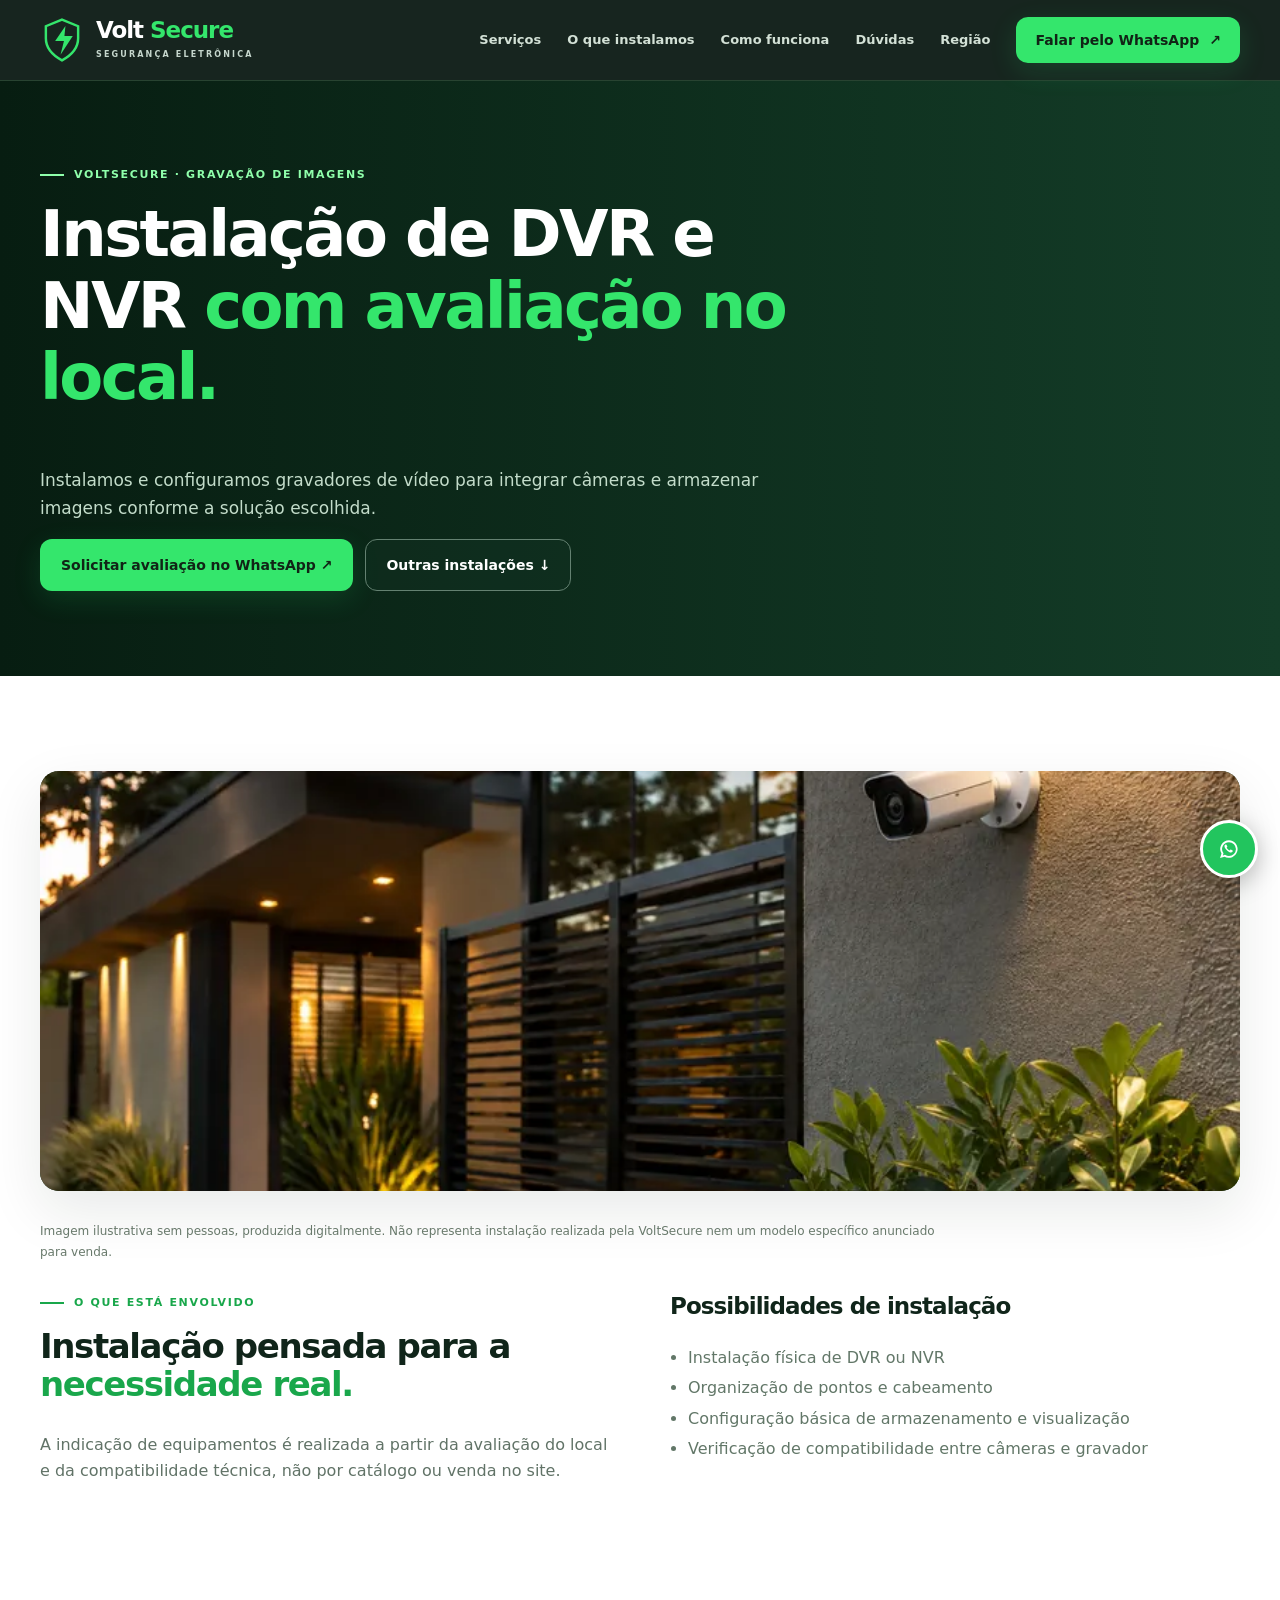
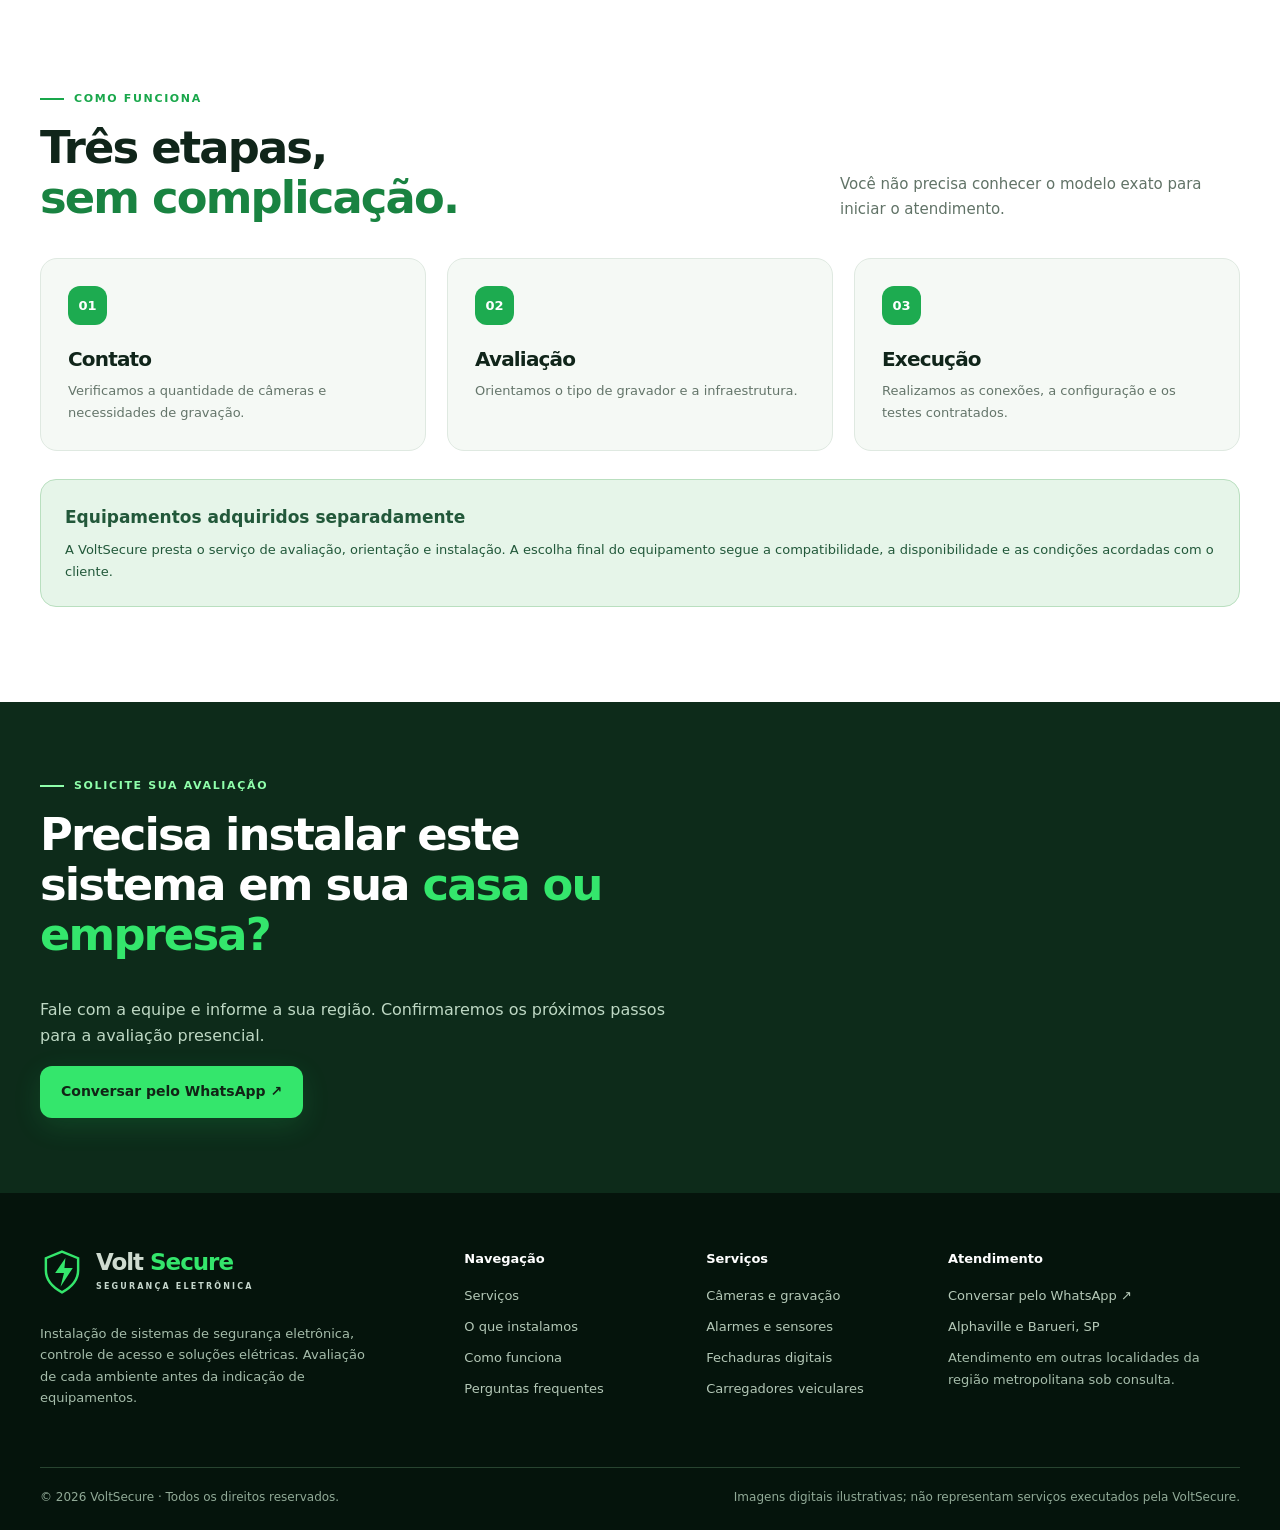
<file: servicos/dvr-nvr.html>
<!doctype html>
<html lang="pt-BR">
 <head>
  <meta charset="utf-8"/>
  <meta content="width=device-width,initial-scale=1" name="viewport"/>
  <meta content="#07150e" name="theme-color"/>
  <meta content="index,follow,max-image-preview:large" name="robots"/>
  <title>
   Instalação de DVR e NVR em Alphaville e Barueri | VoltSecure
  </title>
  <meta content="Instalamos e configuramos gravadores de vídeo para integrar câmeras e armazenar imagens conforme a solução escolhida. Peça avaliação presencial na VoltSecure pelo WhatsApp, em Alphaville e Barueri." name="description"/>
  <link href="https://voltsecure.com.br/servicos/dvr-nvr.html" rel="canonical"/>
  <link href="../favicon.svg" rel="icon" type="image/svg+xml"/>
  <link href="../styles.css?v=20261107c" rel="stylesheet"/>
  <meta content="website" property="og:type"/>
  <meta content="VoltSecure" property="og:site_name"/>
  <meta content="pt_BR" property="og:locale"/>
  <meta content="https://voltsecure.com.br/servicos/dvr-nvr.html" property="og:url"/>
  <meta content="Instalação de DVR e NVR em Alphaville e Barueri | VoltSecure" property="og:title"/>
  <meta content="Instalamos e configuramos gravadores de vídeo para integrar câmeras e armazenar imagens conforme a solução escolhida. Peça avaliação presencial na VoltSecure pelo WhatsApp, em Alphaville e Barueri." property="og:description"/>
  <meta content="https://voltsecure.com.br/assets/og-voltsecure-v2.jpg" property="og:image"/>
  <meta content="https://voltsecure.com.br/assets/og-voltsecure-v2.jpg" property="og:image:secure_url"/>
  <meta content="image/jpeg" property="og:image:type"/>
  <meta content="1200" property="og:image:width"/>
  <meta content="630" property="og:image:height"/>
  <meta content="Imagem ilustrativa de câmera de segurança em fachada residencial moderna, sem pessoas." property="og:image:alt"/>
  <meta content="summary_large_image" name="twitter:card"/>
  <meta content="Instalação de DVR e NVR em Alphaville e Barueri | VoltSecure" name="twitter:title"/>
  <meta content="https://voltsecure.com.br/assets/og-voltsecure-v2.jpg" name="twitter:image"/>
  <script defer="" src="../script.js?v=20261107c">
  </script>
 </head>
 <body>
  <a class="skip" href="#conteudo">
   Pular para o conteúdo
  </a>
  <header class="nav" id="inicio">
   <div class="wrap nav-main">
    <a aria-label="VoltSecure, início" class="brand" href="../index.html">
     <span class="brand-shield">
      <svg aria-hidden="true" fill="none" viewbox="0 0 45 48">
       <path d="M22.5 3.2 39 9.9v12.4c0 10-6.9 17.4-16.5 22.6C12.9 39.7 6 32.3 6 22.3V9.9L22.5 3.2Z" stroke="currentColor" stroke-width="2.5">
       </path>
       <path d="M26 9.7 15.5 25h9L21 39l12.5-19H25l1-10.3Z" fill="currentColor">
       </path>
      </svg>
     </span>
     <span>
      <span class="brand-title">
       Volt
       <span>
        Secure
       </span>
      </span>
      <small class="brand-sub">
       SEGURANÇA ELETRÔNICA
      </small>
     </span>
    </a>
    <button aria-controls="main-nav" aria-expanded="false" aria-haspopup="true" aria-label="Abrir menu" class="hamburger" id="menu-toggle" type="button">
     <span>
     </span>
     <span>
     </span>
     <span>
     </span>
    </button>
    <nav aria-label="Menu principal" class="nav-links" data-site-nav="true" id="main-nav">
     <a href="../index.html#solucoes">
      Serviços
     </a>
     <a href="../index.html#portfolio">
      O que instalamos
     </a>
     <a href="../index.html#processo">
      Como funciona
     </a>
     <a href="../index.html#perguntas">
      Dúvidas
     </a>
     <a href="../index.html#atendimento">
      Região
     </a>
     <a class="btn btn-green" href="https://wa.me/message/CSXTN5VPTHPSF1" rel="noopener noreferrer" target="_blank">
      Falar pelo WhatsApp
      <span aria-hidden="true">
       ↗
      </span>
     </a>
    </nav>
   </div>
  </header>
  <main id="conteudo" tabindex="-1">
   <section class="detail-hero">
    <div class="wrap">
     <div class="detail-head">
      <p class="eyebrow light">
       VOLTSECURE · GRAVAÇÃO DE IMAGENS
      </p>
      <h1>
       Instalação de DVR e NVR
       <em>
        com avaliação no local.
       </em>
      </h1>
      <p>
       Instalamos e configuramos gravadores de vídeo para integrar câmeras e armazenar imagens conforme a solução escolhida.
      </p>
      <div class="hero-actions">
       <a class="btn btn-green" href="https://wa.me/message/CSXTN5VPTHPSF1" rel="noopener noreferrer" target="_blank">
        Solicitar avaliação no WhatsApp ↗
       </a>
       <a class="btn btn-ghost" href="../index.html#portfolio">
        Outras instalações ↓
       </a>
      </div>
     </div>
    </div>
   </section>
   <section class="section detail-section">
    <div class="wrap">
     <div class="detail-media">
      <img alt="Câmera de segurança instalada em fachada, imagem digital ilustrativa" class="" decoding="async" height="800" loading="lazy" src="../assets/camera-fallback.webp" width="1200"/>
     </div>
     <p class="photo-disclaimer">
      Imagem ilustrativa sem pessoas, produzida digitalmente. Não representa instalação realizada pela VoltSecure nem um modelo específico anunciado para venda.
     </p>
     <div class="detail-columns" style="margin-top:32px">
      <div>
       <p class="eyebrow">
        O QUE ESTÁ ENVOLVIDO
       </p>
       <h2>
        Instalação pensada para a
        <em>
         necessidade real.
        </em>
       </h2>
       <p class="muted">
        A indicação de equipamentos é realizada a partir da avaliação do local e da compatibilidade técnica, não por catálogo ou venda no site.
       </p>
      </div>
      <div>
       <h3>
        Possibilidades de instalação
       </h3>
       <ul>
        <li>
         Instalação física de DVR ou NVR
        </li>
        <li>
         Organização de pontos e cabeamento
        </li>
        <li>
         Configuração básica de armazenamento e visualização
        </li>
        <li>
         Verificação de compatibilidade entre câmeras e gravador
        </li>
       </ul>
      </div>
     </div>
    </div>
   </section>
   <section class="section process">
    <div class="wrap">
     <div class="section-header">
      <div>
       <p class="eyebrow">
        COMO FUNCIONA
       </p>
       <h2>
        Três etapas,
        <em>
         sem complicação.
        </em>
       </h2>
      </div>
      <p>
       Você não precisa conhecer o modelo exato para iniciar o atendimento.
      </p>
     </div>
     <div class="steps">
      <article class="step">
       <span class="step-number">
        01
       </span>
       <h3>
        Contato
       </h3>
       <p>
        Verificamos a quantidade de câmeras e necessidades de gravação.
       </p>
      </article>
      <article class="step">
       <span class="step-number">
        02
       </span>
       <h3>
        Avaliação
       </h3>
       <p>
        Orientamos o tipo de gravador e a infraestrutura.
       </p>
      </article>
      <article class="step">
       <span class="step-number">
        03
       </span>
       <h3>
        Execução
       </h3>
       <p>
        Realizamos as conexões, a configuração e os testes contratados.
       </p>
      </article>
     </div>
     <div class="detail-advice" style="margin-top:28px">
      <strong>
       Equipamentos adquiridos separadamente
      </strong>
      <p>
       A VoltSecure presta o serviço de avaliação, orientação e instalação. A escolha final do equipamento segue a compatibilidade, a disponibilidade e as condições acordadas com o cliente.
      </p>
     </div>
    </div>
   </section>
   <section class="detail-cta">
    <div class="wrap">
     <p class="eyebrow light">
      SOLICITE SUA AVALIAÇÃO
     </p>
     <h2>
      Precisa instalar este sistema em sua
      <em>
       casa ou empresa?
      </em>
     </h2>
     <p>
      Fale com a equipe e informe a sua região. Confirmaremos os próximos passos para a avaliação presencial.
     </p>
     <a class="btn btn-green" href="https://wa.me/message/CSXTN5VPTHPSF1" rel="noopener noreferrer" target="_blank">
      Conversar pelo WhatsApp ↗
     </a>
    </div>
   </section>
  </main>
  <footer class="footer">
   <div class="wrap">
    <div class="footer-columns">
     <div class="col">
      <a class="brand" href="../index.html">
       <span class="brand-shield">
        <svg aria-hidden="true" fill="none" viewbox="0 0 45 48">
         <path d="M22.5 3.2 39 9.9v12.4c0 10-6.9 17.4-16.5 22.6C12.9 39.7 6 32.3 6 22.3V9.9L22.5 3.2Z" stroke="currentColor" stroke-width="2.5">
         </path>
         <path d="M26 9.7 15.5 25h9L21 39l12.5-19H25l1-10.3Z" fill="currentColor">
         </path>
        </svg>
       </span>
       <span>
        <span class="brand-title">
         Volt
         <span>
          Secure
         </span>
        </span>
        <small class="brand-sub">
         SEGURANÇA ELETRÔNICA
        </small>
       </span>
      </a>
      <p>
       Instalação de sistemas de segurança eletrônica, controle de acesso e soluções elétricas. Avaliação de cada ambiente antes da indicação de equipamentos.
      </p>
     </div>
     <div class="col">
      <strong>
       Navegação
      </strong>
      <a href="../index.html#solucoes">
       Serviços
      </a>
      <a href="../index.html#portfolio">
       O que instalamos
      </a>
      <a href="../index.html#processo">
       Como funciona
      </a>
      <a href="../index.html#perguntas">
       Perguntas frequentes
      </a>
     </div>
     <div class="col">
      <strong>
       Serviços
      </strong>
      <a href="../servicos/instalacao-de-cameras.html">
       Câmeras e gravação
      </a>
      <a href="../servicos/instalacao-de-alarmes.html">
       Alarmes e sensores
      </a>
      <a href="../servicos/instalacao-de-fechaduras.html">
       Fechaduras digitais
      </a>
      <a href="../servicos/carregadores-veiculares.html">
       Carregadores veiculares
      </a>
     </div>
     <div class="col">
      <strong>
       Atendimento
      </strong>
      <a href="https://wa.me/message/CSXTN5VPTHPSF1" rel="noopener noreferrer" target="_blank">
       Conversar pelo WhatsApp ↗
      </a>
      <a href="../index.html#atendimento">
       Alphaville e Barueri, SP
      </a>
      <p style="margin-top:10px">
       Atendimento em outras localidades da região metropolitana sob consulta.
      </p>
     </div>
    </div>
    <div class="footer-bottom">
     <span>
      ©
      <span id="year">
       2026
      </span>
      VoltSecure · Todos os direitos reservados.
     </span>
     <span>
      Imagens digitais ilustrativas; não representam serviços executados pela VoltSecure.
     </span>
    </div>
   </div>
  </footer>
  <a aria-label="Conversar pelo WhatsApp" class="float-wa" href="https://wa.me/message/CSXTN5VPTHPSF1" rel="noopener noreferrer" target="_blank">
   <svg aria-hidden="true" viewbox="0 0 32 32">
    <path d="M16 3.3a12.8 12.8 0 0 0-10.9 19.4L3 29l6.5-1.7A12.8 12.8 0 1 0 16 3.3Zm0 2.7a10.1 10.1 0 0 1 0 20.2c-1.9 0-3.6-.5-5.2-1.5l-.6-.3-3.1.9.9-3.1-.4-.6A10.1 10.1 0 0 1 16 6ZM11 9.4c-.7 0-1.5 1.1-1.6 2.3-.2 2.7 3.3 6.8 6.7 8.5 3.8 1.8 5.1.1 5.4-1.3l-.2-.6-2.6-1.4c-.4-.2-.6-.2-.8.2l-1.1 1.1c-1.6-.7-3.4-2.2-4.3-3.9l.9-1.1c.3-.3.2-.6.1-.9l-1.2-2.5c-.2-.3-.5-.4-1.3-.4Z">
    </path>
   </svg>
  </a>
  <div class="mobile-wa">
   <a class="btn btn-green" href="https://wa.me/message/CSXTN5VPTHPSF1" rel="noopener noreferrer" target="_blank">
    <svg aria-hidden="true" viewbox="0 0 32 32">
     <path d="M16 3.3a12.8 12.8 0 0 0-10.9 19.4L3 29l6.5-1.7A12.8 12.8 0 1 0 16 3.3Zm0 2.7a10.1 10.1 0 0 1 0 20.2c-1.9 0-3.6-.5-5.2-1.5l-.6-.3-3.1.9.9-3.1-.4-.6A10.1 10.1 0 0 1 16 6ZM11 9.4c-.7 0-1.5 1.1-1.6 2.3-.2 2.7 3.3 6.8 6.7 8.5 3.8 1.8 5.1.1 5.4-1.3l-.2-.6-2.6-1.4c-.4-.2-.6-.2-.8.2l-1.1 1.1c-1.6-.7-3.4-2.2-4.3-3.9l.9-1.1c.3-.3.2-.6.1-.9l-1.2-2.5c-.2-.3-.5-.4-1.3-.4Z">
     </path>
    </svg>
    Solicitar avaliação no WhatsApp
    <span aria-hidden="true">
     ↗
    </span>
   </a>
  </div>
 </body>
</html>
</file>
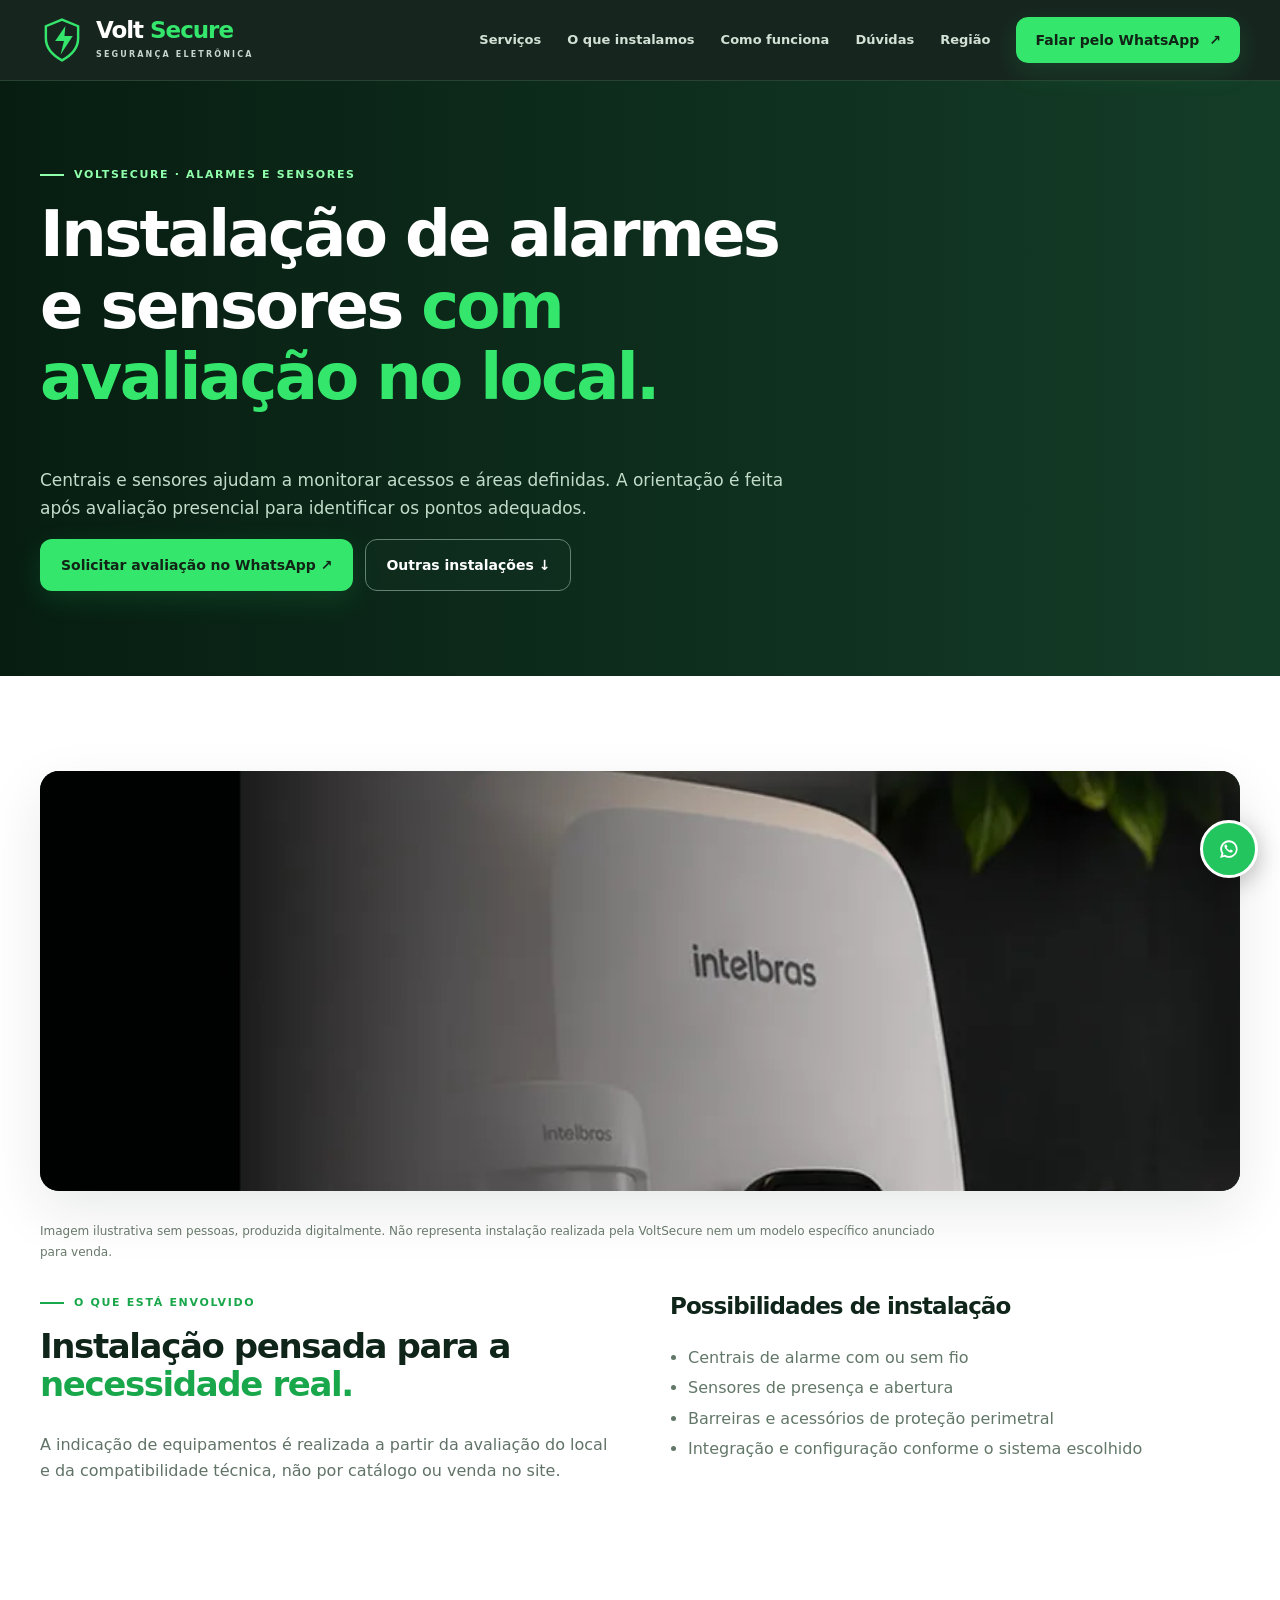
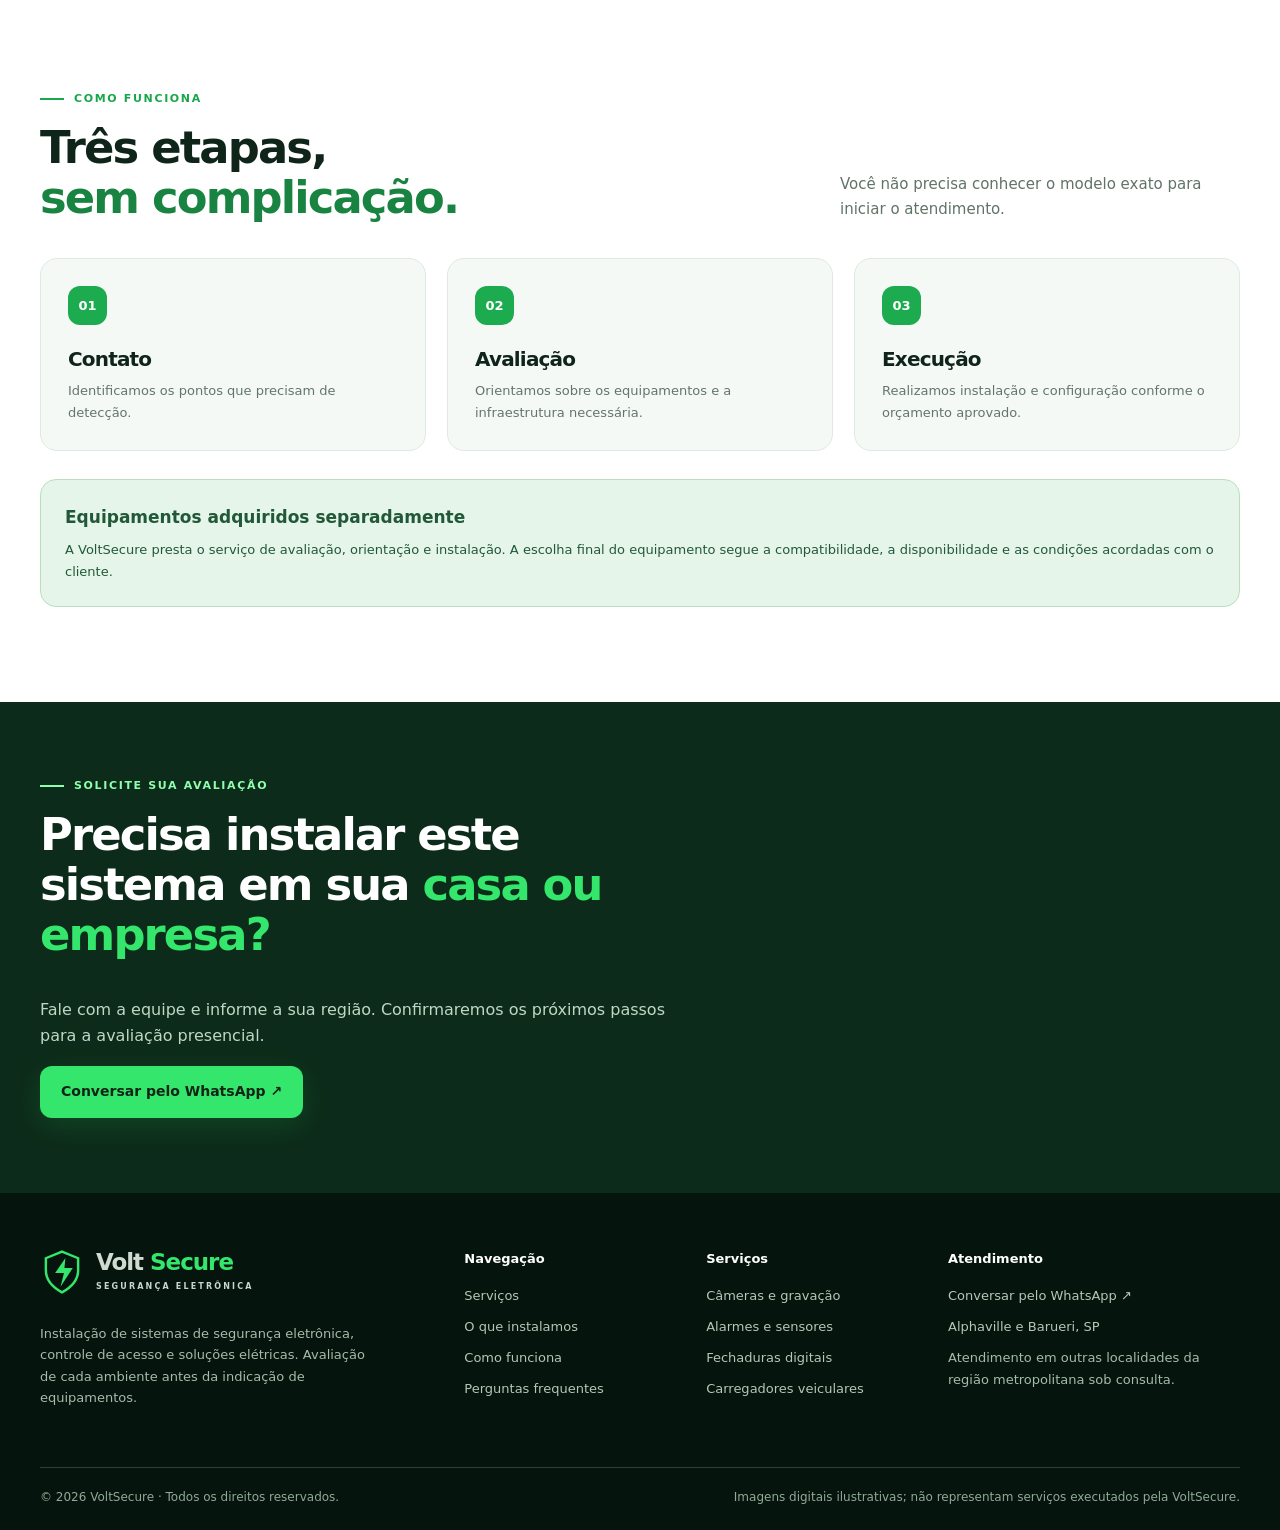
<file: servicos/instalacao-de-alarmes.html>
<!doctype html>
<html lang="pt-BR">
 <head>
  <meta charset="utf-8"/>
  <meta content="width=device-width,initial-scale=1" name="viewport"/>
  <meta content="#07150e" name="theme-color"/>
  <meta content="index,follow,max-image-preview:large" name="robots"/>
  <title>
   Instalação de alarmes e sensores em Alphaville e Barueri | VoltSecure
  </title>
  <meta content="Centrais e sensores ajudam a monitorar acessos e áreas definidas. A orientação é feita após avaliação presencial para identificar os pontos adequados. Peça avaliação presencial na VoltSecure pelo WhatsApp, em Alphaville e Barueri." name="description"/>
  <link href="https://voltsecure.com.br/servicos/instalacao-de-alarmes.html" rel="canonical"/>
  <link href="../favicon.svg" rel="icon" type="image/svg+xml"/>
  <link href="../styles.css?v=20261107c" rel="stylesheet"/>
  <meta content="website" property="og:type"/>
  <meta content="VoltSecure" property="og:site_name"/>
  <meta content="pt_BR" property="og:locale"/>
  <meta content="https://voltsecure.com.br/servicos/instalacao-de-alarmes.html" property="og:url"/>
  <meta content="Instalação de alarmes e sensores em Alphaville e Barueri | VoltSecure" property="og:title"/>
  <meta content="Centrais e sensores ajudam a monitorar acessos e áreas definidas. A orientação é feita após avaliação presencial para identificar os pontos adequados. Peça avaliação presencial na VoltSecure pelo WhatsApp, em Alphaville e Barueri." property="og:description"/>
  <meta content="https://voltsecure.com.br/assets/og-voltsecure-v2.jpg" property="og:image"/>
  <meta content="https://voltsecure.com.br/assets/og-voltsecure-v2.jpg" property="og:image:secure_url"/>
  <meta content="image/jpeg" property="og:image:type"/>
  <meta content="1200" property="og:image:width"/>
  <meta content="630" property="og:image:height"/>
  <meta content="Imagem ilustrativa de câmera de segurança em fachada residencial moderna, sem pessoas." property="og:image:alt"/>
  <meta content="summary_large_image" name="twitter:card"/>
  <meta content="Instalação de alarmes e sensores em Alphaville e Barueri | VoltSecure" name="twitter:title"/>
  <meta content="https://voltsecure.com.br/assets/og-voltsecure-v2.jpg" name="twitter:image"/>
  <script defer="" src="../script.js?v=20261107c">
  </script>
 </head>
 <body>
  <a class="skip" href="#conteudo">
   Pular para o conteúdo
  </a>
  <header class="nav" id="inicio">
   <div class="wrap nav-main">
    <a aria-label="VoltSecure, início" class="brand" href="../index.html">
     <span class="brand-shield">
      <svg aria-hidden="true" fill="none" viewbox="0 0 45 48">
       <path d="M22.5 3.2 39 9.9v12.4c0 10-6.9 17.4-16.5 22.6C12.9 39.7 6 32.3 6 22.3V9.9L22.5 3.2Z" stroke="currentColor" stroke-width="2.5">
       </path>
       <path d="M26 9.7 15.5 25h9L21 39l12.5-19H25l1-10.3Z" fill="currentColor">
       </path>
      </svg>
     </span>
     <span>
      <span class="brand-title">
       Volt
       <span>
        Secure
       </span>
      </span>
      <small class="brand-sub">
       SEGURANÇA ELETRÔNICA
      </small>
     </span>
    </a>
    <button aria-controls="main-nav" aria-expanded="false" aria-haspopup="true" aria-label="Abrir menu" class="hamburger" id="menu-toggle" type="button">
     <span>
     </span>
     <span>
     </span>
     <span>
     </span>
    </button>
    <nav aria-label="Menu principal" class="nav-links" data-site-nav="true" id="main-nav">
     <a href="../index.html#solucoes">
      Serviços
     </a>
     <a href="../index.html#portfolio">
      O que instalamos
     </a>
     <a href="../index.html#processo">
      Como funciona
     </a>
     <a href="../index.html#perguntas">
      Dúvidas
     </a>
     <a href="../index.html#atendimento">
      Região
     </a>
     <a class="btn btn-green" href="https://wa.me/message/CSXTN5VPTHPSF1" rel="noopener noreferrer" target="_blank">
      Falar pelo WhatsApp
      <span aria-hidden="true">
       ↗
      </span>
     </a>
    </nav>
   </div>
  </header>
  <main id="conteudo" tabindex="-1">
   <section class="detail-hero">
    <div class="wrap">
     <div class="detail-head">
      <p class="eyebrow light">
       VOLTSECURE · ALARMES E SENSORES
      </p>
      <h1>
       Instalação de alarmes e sensores
       <em>
        com avaliação no local.
       </em>
      </h1>
      <p>
       Centrais e sensores ajudam a monitorar acessos e áreas definidas. A orientação é feita após avaliação presencial para identificar os pontos adequados.
      </p>
      <div class="hero-actions">
       <a class="btn btn-green" href="https://wa.me/message/CSXTN5VPTHPSF1" rel="noopener noreferrer" target="_blank">
        Solicitar avaliação no WhatsApp ↗
       </a>
       <a class="btn btn-ghost" href="../index.html#portfolio">
        Outras instalações ↓
       </a>
      </div>
     </div>
    </div>
   </section>
   <section class="section detail-section">
    <div class="wrap">
     <div class="detail-media">
      <img alt="Central de alarme e sensores de segurança, imagem digital ilustrativa" class="" decoding="async" height="800" loading="lazy" src="../assets/alarme-fallback.webp" width="1200"/>
     </div>
     <p class="photo-disclaimer">
      Imagem ilustrativa sem pessoas, produzida digitalmente. Não representa instalação realizada pela VoltSecure nem um modelo específico anunciado para venda.
     </p>
     <div class="detail-columns" style="margin-top:32px">
      <div>
       <p class="eyebrow">
        O QUE ESTÁ ENVOLVIDO
       </p>
       <h2>
        Instalação pensada para a
        <em>
         necessidade real.
        </em>
       </h2>
       <p class="muted">
        A indicação de equipamentos é realizada a partir da avaliação do local e da compatibilidade técnica, não por catálogo ou venda no site.
       </p>
      </div>
      <div>
       <h3>
        Possibilidades de instalação
       </h3>
       <ul>
        <li>
         Centrais de alarme com ou sem fio
        </li>
        <li>
         Sensores de presença e abertura
        </li>
        <li>
         Barreiras e acessórios de proteção perimetral
        </li>
        <li>
         Integração e configuração conforme o sistema escolhido
        </li>
       </ul>
      </div>
     </div>
    </div>
   </section>
   <section class="section process">
    <div class="wrap">
     <div class="section-header">
      <div>
       <p class="eyebrow">
        COMO FUNCIONA
       </p>
       <h2>
        Três etapas,
        <em>
         sem complicação.
        </em>
       </h2>
      </div>
      <p>
       Você não precisa conhecer o modelo exato para iniciar o atendimento.
      </p>
     </div>
     <div class="steps">
      <article class="step">
       <span class="step-number">
        01
       </span>
       <h3>
        Contato
       </h3>
       <p>
        Identificamos os pontos que precisam de detecção.
       </p>
      </article>
      <article class="step">
       <span class="step-number">
        02
       </span>
       <h3>
        Avaliação
       </h3>
       <p>
        Orientamos sobre os equipamentos e a infraestrutura necessária.
       </p>
      </article>
      <article class="step">
       <span class="step-number">
        03
       </span>
       <h3>
        Execução
       </h3>
       <p>
        Realizamos instalação e configuração conforme o orçamento aprovado.
       </p>
      </article>
     </div>
     <div class="detail-advice" style="margin-top:28px">
      <strong>
       Equipamentos adquiridos separadamente
      </strong>
      <p>
       A VoltSecure presta o serviço de avaliação, orientação e instalação. A escolha final do equipamento segue a compatibilidade, a disponibilidade e as condições acordadas com o cliente.
      </p>
     </div>
    </div>
   </section>
   <section class="detail-cta">
    <div class="wrap">
     <p class="eyebrow light">
      SOLICITE SUA AVALIAÇÃO
     </p>
     <h2>
      Precisa instalar este sistema em sua
      <em>
       casa ou empresa?
      </em>
     </h2>
     <p>
      Fale com a equipe e informe a sua região. Confirmaremos os próximos passos para a avaliação presencial.
     </p>
     <a class="btn btn-green" href="https://wa.me/message/CSXTN5VPTHPSF1" rel="noopener noreferrer" target="_blank">
      Conversar pelo WhatsApp ↗
     </a>
    </div>
   </section>
  </main>
  <footer class="footer">
   <div class="wrap">
    <div class="footer-columns">
     <div class="col">
      <a class="brand" href="../index.html">
       <span class="brand-shield">
        <svg aria-hidden="true" fill="none" viewbox="0 0 45 48">
         <path d="M22.5 3.2 39 9.9v12.4c0 10-6.9 17.4-16.5 22.6C12.9 39.7 6 32.3 6 22.3V9.9L22.5 3.2Z" stroke="currentColor" stroke-width="2.5">
         </path>
         <path d="M26 9.7 15.5 25h9L21 39l12.5-19H25l1-10.3Z" fill="currentColor">
         </path>
        </svg>
       </span>
       <span>
        <span class="brand-title">
         Volt
         <span>
          Secure
         </span>
        </span>
        <small class="brand-sub">
         SEGURANÇA ELETRÔNICA
        </small>
       </span>
      </a>
      <p>
       Instalação de sistemas de segurança eletrônica, controle de acesso e soluções elétricas. Avaliação de cada ambiente antes da indicação de equipamentos.
      </p>
     </div>
     <div class="col">
      <strong>
       Navegação
      </strong>
      <a href="../index.html#solucoes">
       Serviços
      </a>
      <a href="../index.html#portfolio">
       O que instalamos
      </a>
      <a href="../index.html#processo">
       Como funciona
      </a>
      <a href="../index.html#perguntas">
       Perguntas frequentes
      </a>
     </div>
     <div class="col">
      <strong>
       Serviços
      </strong>
      <a href="../servicos/instalacao-de-cameras.html">
       Câmeras e gravação
      </a>
      <a href="../servicos/instalacao-de-alarmes.html">
       Alarmes e sensores
      </a>
      <a href="../servicos/instalacao-de-fechaduras.html">
       Fechaduras digitais
      </a>
      <a href="../servicos/carregadores-veiculares.html">
       Carregadores veiculares
      </a>
     </div>
     <div class="col">
      <strong>
       Atendimento
      </strong>
      <a href="https://wa.me/message/CSXTN5VPTHPSF1" rel="noopener noreferrer" target="_blank">
       Conversar pelo WhatsApp ↗
      </a>
      <a href="../index.html#atendimento">
       Alphaville e Barueri, SP
      </a>
      <p style="margin-top:10px">
       Atendimento em outras localidades da região metropolitana sob consulta.
      </p>
     </div>
    </div>
    <div class="footer-bottom">
     <span>
      ©
      <span id="year">
       2026
      </span>
      VoltSecure · Todos os direitos reservados.
     </span>
     <span>
      Imagens digitais ilustrativas; não representam serviços executados pela VoltSecure.
     </span>
    </div>
   </div>
  </footer>
  <a aria-label="Conversar pelo WhatsApp" class="float-wa" href="https://wa.me/message/CSXTN5VPTHPSF1" rel="noopener noreferrer" target="_blank">
   <svg aria-hidden="true" viewbox="0 0 32 32">
    <path d="M16 3.3a12.8 12.8 0 0 0-10.9 19.4L3 29l6.5-1.7A12.8 12.8 0 1 0 16 3.3Zm0 2.7a10.1 10.1 0 0 1 0 20.2c-1.9 0-3.6-.5-5.2-1.5l-.6-.3-3.1.9.9-3.1-.4-.6A10.1 10.1 0 0 1 16 6ZM11 9.4c-.7 0-1.5 1.1-1.6 2.3-.2 2.7 3.3 6.8 6.7 8.5 3.8 1.8 5.1.1 5.4-1.3l-.2-.6-2.6-1.4c-.4-.2-.6-.2-.8.2l-1.1 1.1c-1.6-.7-3.4-2.2-4.3-3.9l.9-1.1c.3-.3.2-.6.1-.9l-1.2-2.5c-.2-.3-.5-.4-1.3-.4Z">
    </path>
   </svg>
  </a>
  <div class="mobile-wa">
   <a class="btn btn-green" href="https://wa.me/message/CSXTN5VPTHPSF1" rel="noopener noreferrer" target="_blank">
    <svg aria-hidden="true" viewbox="0 0 32 32">
     <path d="M16 3.3a12.8 12.8 0 0 0-10.9 19.4L3 29l6.5-1.7A12.8 12.8 0 1 0 16 3.3Zm0 2.7a10.1 10.1 0 0 1 0 20.2c-1.9 0-3.6-.5-5.2-1.5l-.6-.3-3.1.9.9-3.1-.4-.6A10.1 10.1 0 0 1 16 6ZM11 9.4c-.7 0-1.5 1.1-1.6 2.3-.2 2.7 3.3 6.8 6.7 8.5 3.8 1.8 5.1.1 5.4-1.3l-.2-.6-2.6-1.4c-.4-.2-.6-.2-.8.2l-1.1 1.1c-1.6-.7-3.4-2.2-4.3-3.9l.9-1.1c.3-.3.2-.6.1-.9l-1.2-2.5c-.2-.3-.5-.4-1.3-.4Z">
     </path>
    </svg>
    Solicitar avaliação no WhatsApp
    <span aria-hidden="true">
     ↗
    </span>
   </a>
  </div>
 </body>
</html>
</file>
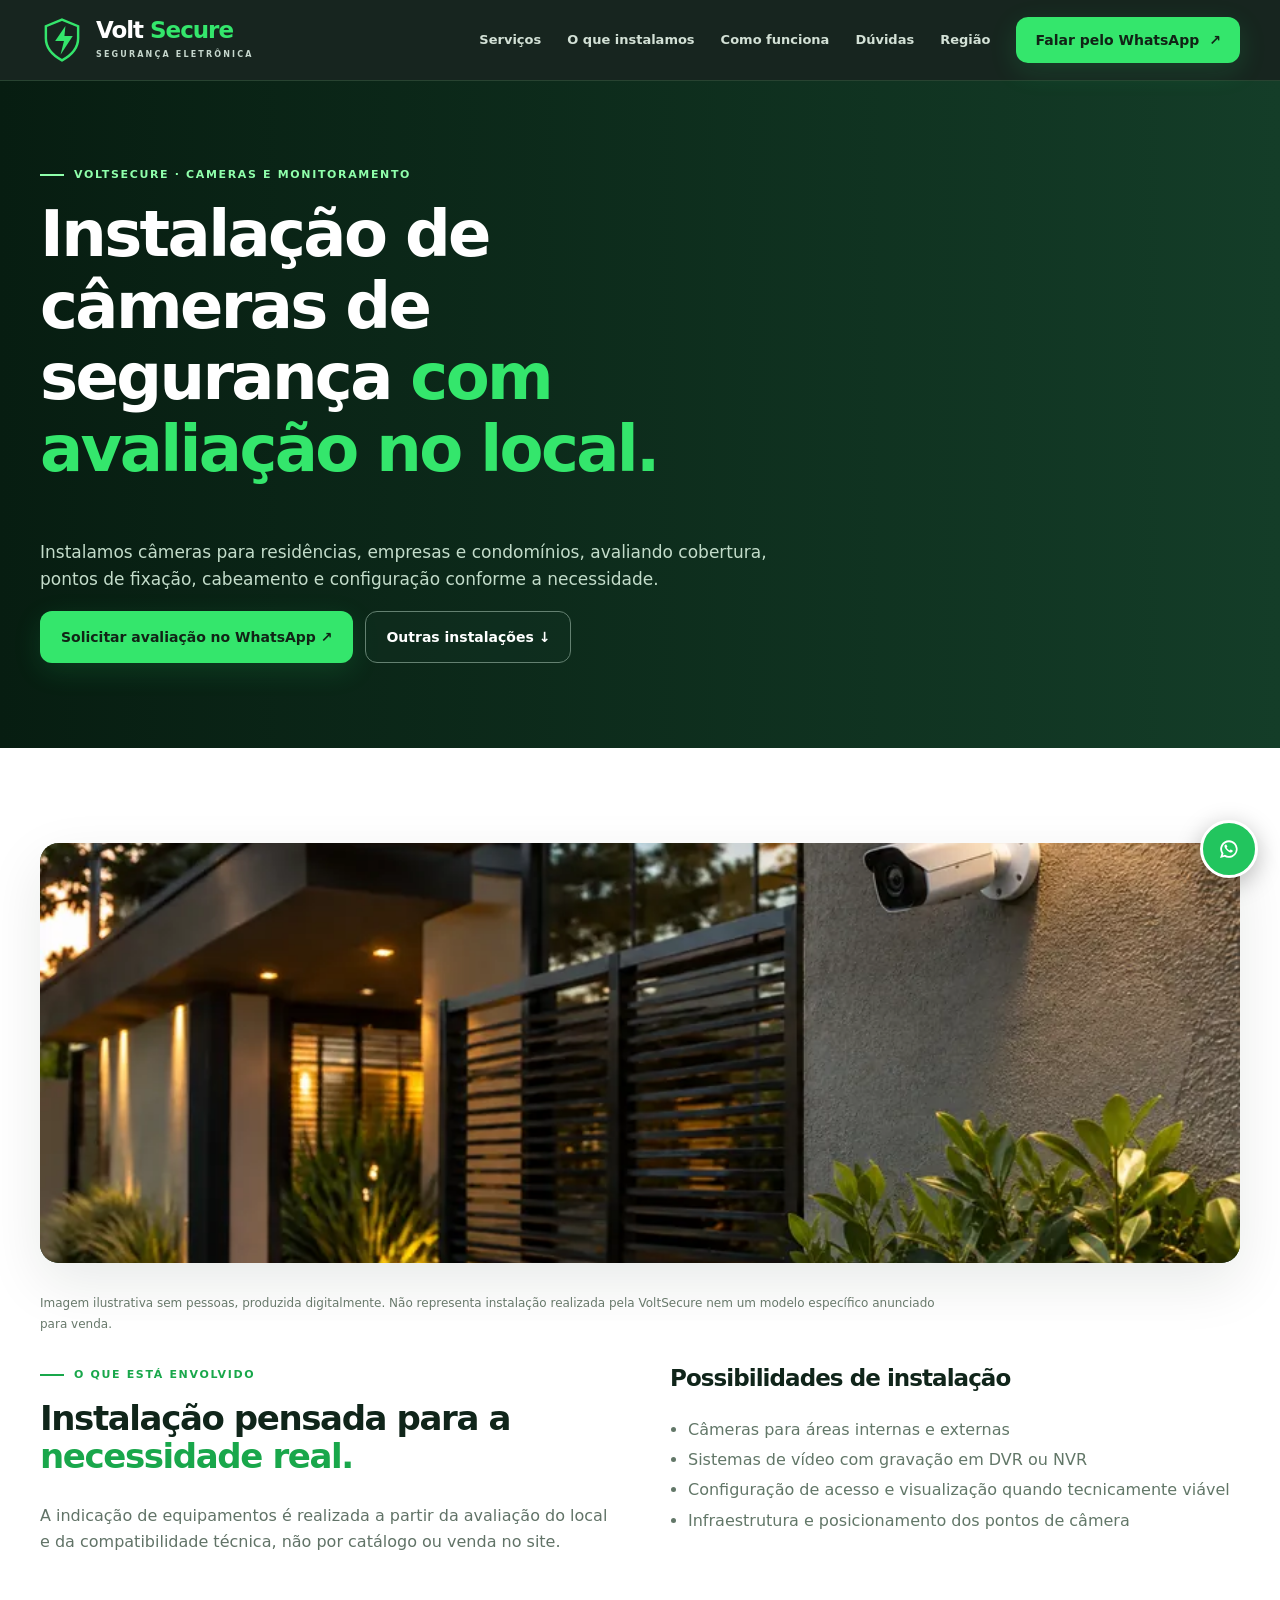
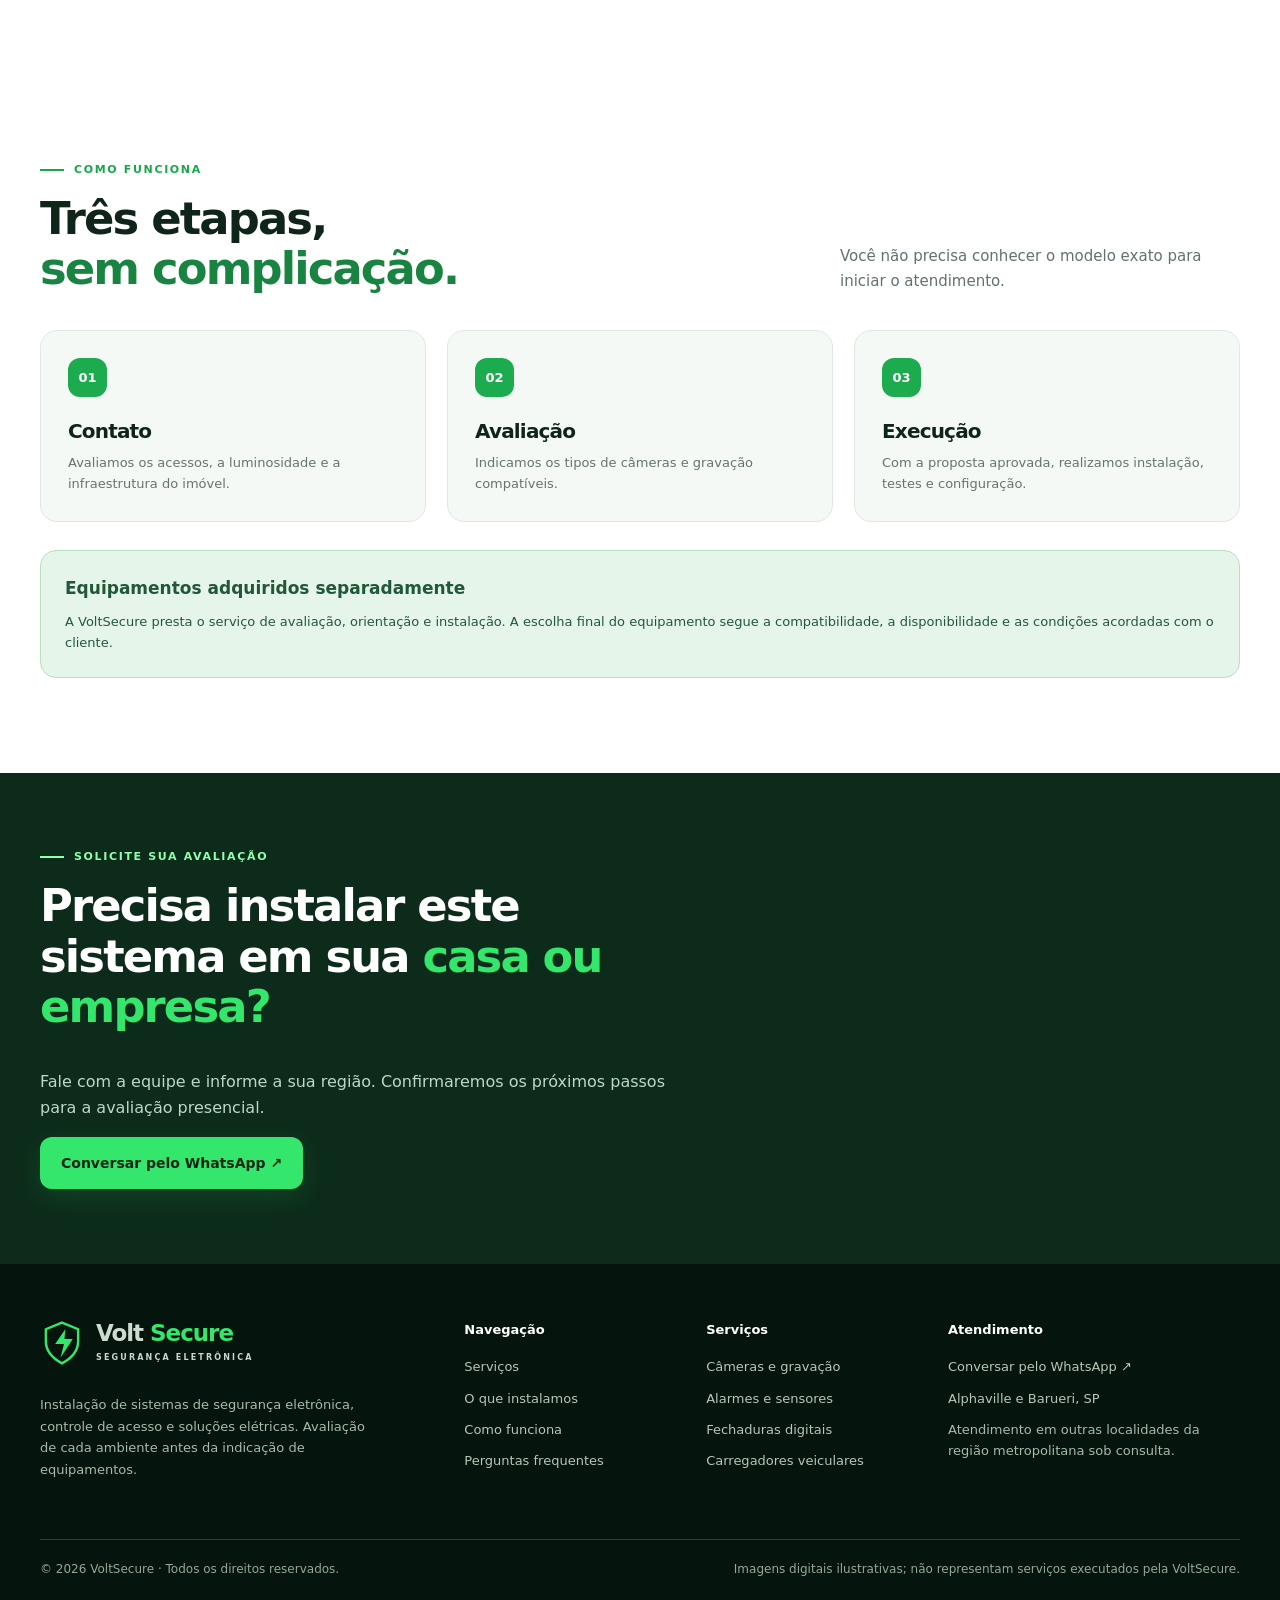
<file: servicos/instalacao-de-cameras.html>
<!doctype html>
<html lang="pt-BR">
 <head>
  <meta charset="utf-8"/>
  <meta content="width=device-width,initial-scale=1" name="viewport"/>
  <meta content="#07150e" name="theme-color"/>
  <meta content="index,follow,max-image-preview:large" name="robots"/>
  <title>
   Instalação de câmeras de segurança em Alphaville e Barueri | VoltSecure
  </title>
  <meta content="Instalamos câmeras para residências, empresas e condomínios, avaliando cobertura, pontos de fixação, cabeamento e configuração conforme a necessidade. Peça avaliação presencial na VoltSecure pelo WhatsApp, em Alphaville e Barueri." name="description"/>
  <link href="https://voltsecure.com.br/servicos/instalacao-de-cameras.html" rel="canonical"/>
  <link href="../favicon.svg" rel="icon" type="image/svg+xml"/>
  <link href="../styles.css?v=20261107c" rel="stylesheet"/>
  <meta content="website" property="og:type"/>
  <meta content="VoltSecure" property="og:site_name"/>
  <meta content="pt_BR" property="og:locale"/>
  <meta content="https://voltsecure.com.br/servicos/instalacao-de-cameras.html" property="og:url"/>
  <meta content="Instalação de câmeras de segurança em Alphaville e Barueri | VoltSecure" property="og:title"/>
  <meta content="Instalamos câmeras para residências, empresas e condomínios, avaliando cobertura, pontos de fixação, cabeamento e configuração conforme a necessidade. Peça avaliação presencial na VoltSecure pelo WhatsApp, em Alphaville e Barueri." property="og:description"/>
  <meta content="https://voltsecure.com.br/assets/og-voltsecure-v2.jpg" property="og:image"/>
  <meta content="https://voltsecure.com.br/assets/og-voltsecure-v2.jpg" property="og:image:secure_url"/>
  <meta content="image/jpeg" property="og:image:type"/>
  <meta content="1200" property="og:image:width"/>
  <meta content="630" property="og:image:height"/>
  <meta content="Imagem ilustrativa de câmera de segurança em fachada residencial moderna, sem pessoas." property="og:image:alt"/>
  <meta content="summary_large_image" name="twitter:card"/>
  <meta content="Instalação de câmeras de segurança em Alphaville e Barueri | VoltSecure" name="twitter:title"/>
  <meta content="https://voltsecure.com.br/assets/og-voltsecure-v2.jpg" name="twitter:image"/>
  <script defer="" src="../script.js?v=20261107c">
  </script>
 </head>
 <body>
  <a class="skip" href="#conteudo">
   Pular para o conteúdo
  </a>
  <header class="nav" id="inicio">
   <div class="wrap nav-main">
    <a aria-label="VoltSecure, início" class="brand" href="../index.html">
     <span class="brand-shield">
      <svg aria-hidden="true" fill="none" viewbox="0 0 45 48">
       <path d="M22.5 3.2 39 9.9v12.4c0 10-6.9 17.4-16.5 22.6C12.9 39.7 6 32.3 6 22.3V9.9L22.5 3.2Z" stroke="currentColor" stroke-width="2.5">
       </path>
       <path d="M26 9.7 15.5 25h9L21 39l12.5-19H25l1-10.3Z" fill="currentColor">
       </path>
      </svg>
     </span>
     <span>
      <span class="brand-title">
       Volt
       <span>
        Secure
       </span>
      </span>
      <small class="brand-sub">
       SEGURANÇA ELETRÔNICA
      </small>
     </span>
    </a>
    <button aria-controls="main-nav" aria-expanded="false" aria-haspopup="true" aria-label="Abrir menu" class="hamburger" id="menu-toggle" type="button">
     <span>
     </span>
     <span>
     </span>
     <span>
     </span>
    </button>
    <nav aria-label="Menu principal" class="nav-links" data-site-nav="true" id="main-nav">
     <a href="../index.html#solucoes">
      Serviços
     </a>
     <a href="../index.html#portfolio">
      O que instalamos
     </a>
     <a href="../index.html#processo">
      Como funciona
     </a>
     <a href="../index.html#perguntas">
      Dúvidas
     </a>
     <a href="../index.html#atendimento">
      Região
     </a>
     <a class="btn btn-green" href="https://wa.me/message/CSXTN5VPTHPSF1" rel="noopener noreferrer" target="_blank">
      Falar pelo WhatsApp
      <span aria-hidden="true">
       ↗
      </span>
     </a>
    </nav>
   </div>
  </header>
  <main id="conteudo" tabindex="-1">
   <section class="detail-hero">
    <div class="wrap">
     <div class="detail-head">
      <p class="eyebrow light">
       VOLTSECURE · CAMERAS E MONITORAMENTO
      </p>
      <h1>
       Instalação de câmeras de segurança
       <em>
        com avaliação no local.
       </em>
      </h1>
      <p>
       Instalamos câmeras para residências, empresas e condomínios, avaliando cobertura, pontos de fixação, cabeamento e configuração conforme a necessidade.
      </p>
      <div class="hero-actions">
       <a class="btn btn-green" href="https://wa.me/message/CSXTN5VPTHPSF1" rel="noopener noreferrer" target="_blank">
        Solicitar avaliação no WhatsApp ↗
       </a>
       <a class="btn btn-ghost" href="../index.html#portfolio">
        Outras instalações ↓
       </a>
      </div>
     </div>
    </div>
   </section>
   <section class="section detail-section">
    <div class="wrap">
     <div class="detail-media">
      <img alt="Câmera de segurança instalada em fachada, imagem digital ilustrativa" class="" decoding="async" height="800" loading="lazy" src="../assets/camera-fallback.webp" width="1200"/>
     </div>
     <p class="photo-disclaimer">
      Imagem ilustrativa sem pessoas, produzida digitalmente. Não representa instalação realizada pela VoltSecure nem um modelo específico anunciado para venda.
     </p>
     <div class="detail-columns" style="margin-top:32px">
      <div>
       <p class="eyebrow">
        O QUE ESTÁ ENVOLVIDO
       </p>
       <h2>
        Instalação pensada para a
        <em>
         necessidade real.
        </em>
       </h2>
       <p class="muted">
        A indicação de equipamentos é realizada a partir da avaliação do local e da compatibilidade técnica, não por catálogo ou venda no site.
       </p>
      </div>
      <div>
       <h3>
        Possibilidades de instalação
       </h3>
       <ul>
        <li>
         Câmeras para áreas internas e externas
        </li>
        <li>
         Sistemas de vídeo com gravação em DVR ou NVR
        </li>
        <li>
         Configuração de acesso e visualização quando tecnicamente viável
        </li>
        <li>
         Infraestrutura e posicionamento dos pontos de câmera
        </li>
       </ul>
      </div>
     </div>
    </div>
   </section>
   <section class="section process">
    <div class="wrap">
     <div class="section-header">
      <div>
       <p class="eyebrow">
        COMO FUNCIONA
       </p>
       <h2>
        Três etapas,
        <em>
         sem complicação.
        </em>
       </h2>
      </div>
      <p>
       Você não precisa conhecer o modelo exato para iniciar o atendimento.
      </p>
     </div>
     <div class="steps">
      <article class="step">
       <span class="step-number">
        01
       </span>
       <h3>
        Contato
       </h3>
       <p>
        Avaliamos os acessos, a luminosidade e a infraestrutura do imóvel.
       </p>
      </article>
      <article class="step">
       <span class="step-number">
        02
       </span>
       <h3>
        Avaliação
       </h3>
       <p>
        Indicamos os tipos de câmeras e gravação compatíveis.
       </p>
      </article>
      <article class="step">
       <span class="step-number">
        03
       </span>
       <h3>
        Execução
       </h3>
       <p>
        Com a proposta aprovada, realizamos instalação, testes e configuração.
       </p>
      </article>
     </div>
     <div class="detail-advice" style="margin-top:28px">
      <strong>
       Equipamentos adquiridos separadamente
      </strong>
      <p>
       A VoltSecure presta o serviço de avaliação, orientação e instalação. A escolha final do equipamento segue a compatibilidade, a disponibilidade e as condições acordadas com o cliente.
      </p>
     </div>
    </div>
   </section>
   <section class="detail-cta">
    <div class="wrap">
     <p class="eyebrow light">
      SOLICITE SUA AVALIAÇÃO
     </p>
     <h2>
      Precisa instalar este sistema em sua
      <em>
       casa ou empresa?
      </em>
     </h2>
     <p>
      Fale com a equipe e informe a sua região. Confirmaremos os próximos passos para a avaliação presencial.
     </p>
     <a class="btn btn-green" href="https://wa.me/message/CSXTN5VPTHPSF1" rel="noopener noreferrer" target="_blank">
      Conversar pelo WhatsApp ↗
     </a>
    </div>
   </section>
  </main>
  <footer class="footer">
   <div class="wrap">
    <div class="footer-columns">
     <div class="col">
      <a class="brand" href="../index.html">
       <span class="brand-shield">
        <svg aria-hidden="true" fill="none" viewbox="0 0 45 48">
         <path d="M22.5 3.2 39 9.9v12.4c0 10-6.9 17.4-16.5 22.6C12.9 39.7 6 32.3 6 22.3V9.9L22.5 3.2Z" stroke="currentColor" stroke-width="2.5">
         </path>
         <path d="M26 9.7 15.5 25h9L21 39l12.5-19H25l1-10.3Z" fill="currentColor">
         </path>
        </svg>
       </span>
       <span>
        <span class="brand-title">
         Volt
         <span>
          Secure
         </span>
        </span>
        <small class="brand-sub">
         SEGURANÇA ELETRÔNICA
        </small>
       </span>
      </a>
      <p>
       Instalação de sistemas de segurança eletrônica, controle de acesso e soluções elétricas. Avaliação de cada ambiente antes da indicação de equipamentos.
      </p>
     </div>
     <div class="col">
      <strong>
       Navegação
      </strong>
      <a href="../index.html#solucoes">
       Serviços
      </a>
      <a href="../index.html#portfolio">
       O que instalamos
      </a>
      <a href="../index.html#processo">
       Como funciona
      </a>
      <a href="../index.html#perguntas">
       Perguntas frequentes
      </a>
     </div>
     <div class="col">
      <strong>
       Serviços
      </strong>
      <a href="../servicos/instalacao-de-cameras.html">
       Câmeras e gravação
      </a>
      <a href="../servicos/instalacao-de-alarmes.html">
       Alarmes e sensores
      </a>
      <a href="../servicos/instalacao-de-fechaduras.html">
       Fechaduras digitais
      </a>
      <a href="../servicos/carregadores-veiculares.html">
       Carregadores veiculares
      </a>
     </div>
     <div class="col">
      <strong>
       Atendimento
      </strong>
      <a href="https://wa.me/message/CSXTN5VPTHPSF1" rel="noopener noreferrer" target="_blank">
       Conversar pelo WhatsApp ↗
      </a>
      <a href="../index.html#atendimento">
       Alphaville e Barueri, SP
      </a>
      <p style="margin-top:10px">
       Atendimento em outras localidades da região metropolitana sob consulta.
      </p>
     </div>
    </div>
    <div class="footer-bottom">
     <span>
      ©
      <span id="year">
       2026
      </span>
      VoltSecure · Todos os direitos reservados.
     </span>
     <span>
      Imagens digitais ilustrativas; não representam serviços executados pela VoltSecure.
     </span>
    </div>
   </div>
  </footer>
  <a aria-label="Conversar pelo WhatsApp" class="float-wa" href="https://wa.me/message/CSXTN5VPTHPSF1" rel="noopener noreferrer" target="_blank">
   <svg aria-hidden="true" viewbox="0 0 32 32">
    <path d="M16 3.3a12.8 12.8 0 0 0-10.9 19.4L3 29l6.5-1.7A12.8 12.8 0 1 0 16 3.3Zm0 2.7a10.1 10.1 0 0 1 0 20.2c-1.9 0-3.6-.5-5.2-1.5l-.6-.3-3.1.9.9-3.1-.4-.6A10.1 10.1 0 0 1 16 6ZM11 9.4c-.7 0-1.5 1.1-1.6 2.3-.2 2.7 3.3 6.8 6.7 8.5 3.8 1.8 5.1.1 5.4-1.3l-.2-.6-2.6-1.4c-.4-.2-.6-.2-.8.2l-1.1 1.1c-1.6-.7-3.4-2.2-4.3-3.9l.9-1.1c.3-.3.2-.6.1-.9l-1.2-2.5c-.2-.3-.5-.4-1.3-.4Z">
    </path>
   </svg>
  </a>
  <div class="mobile-wa">
   <a class="btn btn-green" href="https://wa.me/message/CSXTN5VPTHPSF1" rel="noopener noreferrer" target="_blank">
    <svg aria-hidden="true" viewbox="0 0 32 32">
     <path d="M16 3.3a12.8 12.8 0 0 0-10.9 19.4L3 29l6.5-1.7A12.8 12.8 0 1 0 16 3.3Zm0 2.7a10.1 10.1 0 0 1 0 20.2c-1.9 0-3.6-.5-5.2-1.5l-.6-.3-3.1.9.9-3.1-.4-.6A10.1 10.1 0 0 1 16 6ZM11 9.4c-.7 0-1.5 1.1-1.6 2.3-.2 2.7 3.3 6.8 6.7 8.5 3.8 1.8 5.1.1 5.4-1.3l-.2-.6-2.6-1.4c-.4-.2-.6-.2-.8.2l-1.1 1.1c-1.6-.7-3.4-2.2-4.3-3.9l.9-1.1c.3-.3.2-.6.1-.9l-1.2-2.5c-.2-.3-.5-.4-1.3-.4Z">
     </path>
    </svg>
    Solicitar avaliação no WhatsApp
    <span aria-hidden="true">
     ↗
    </span>
   </a>
  </div>
 </body>
</html>
</file>
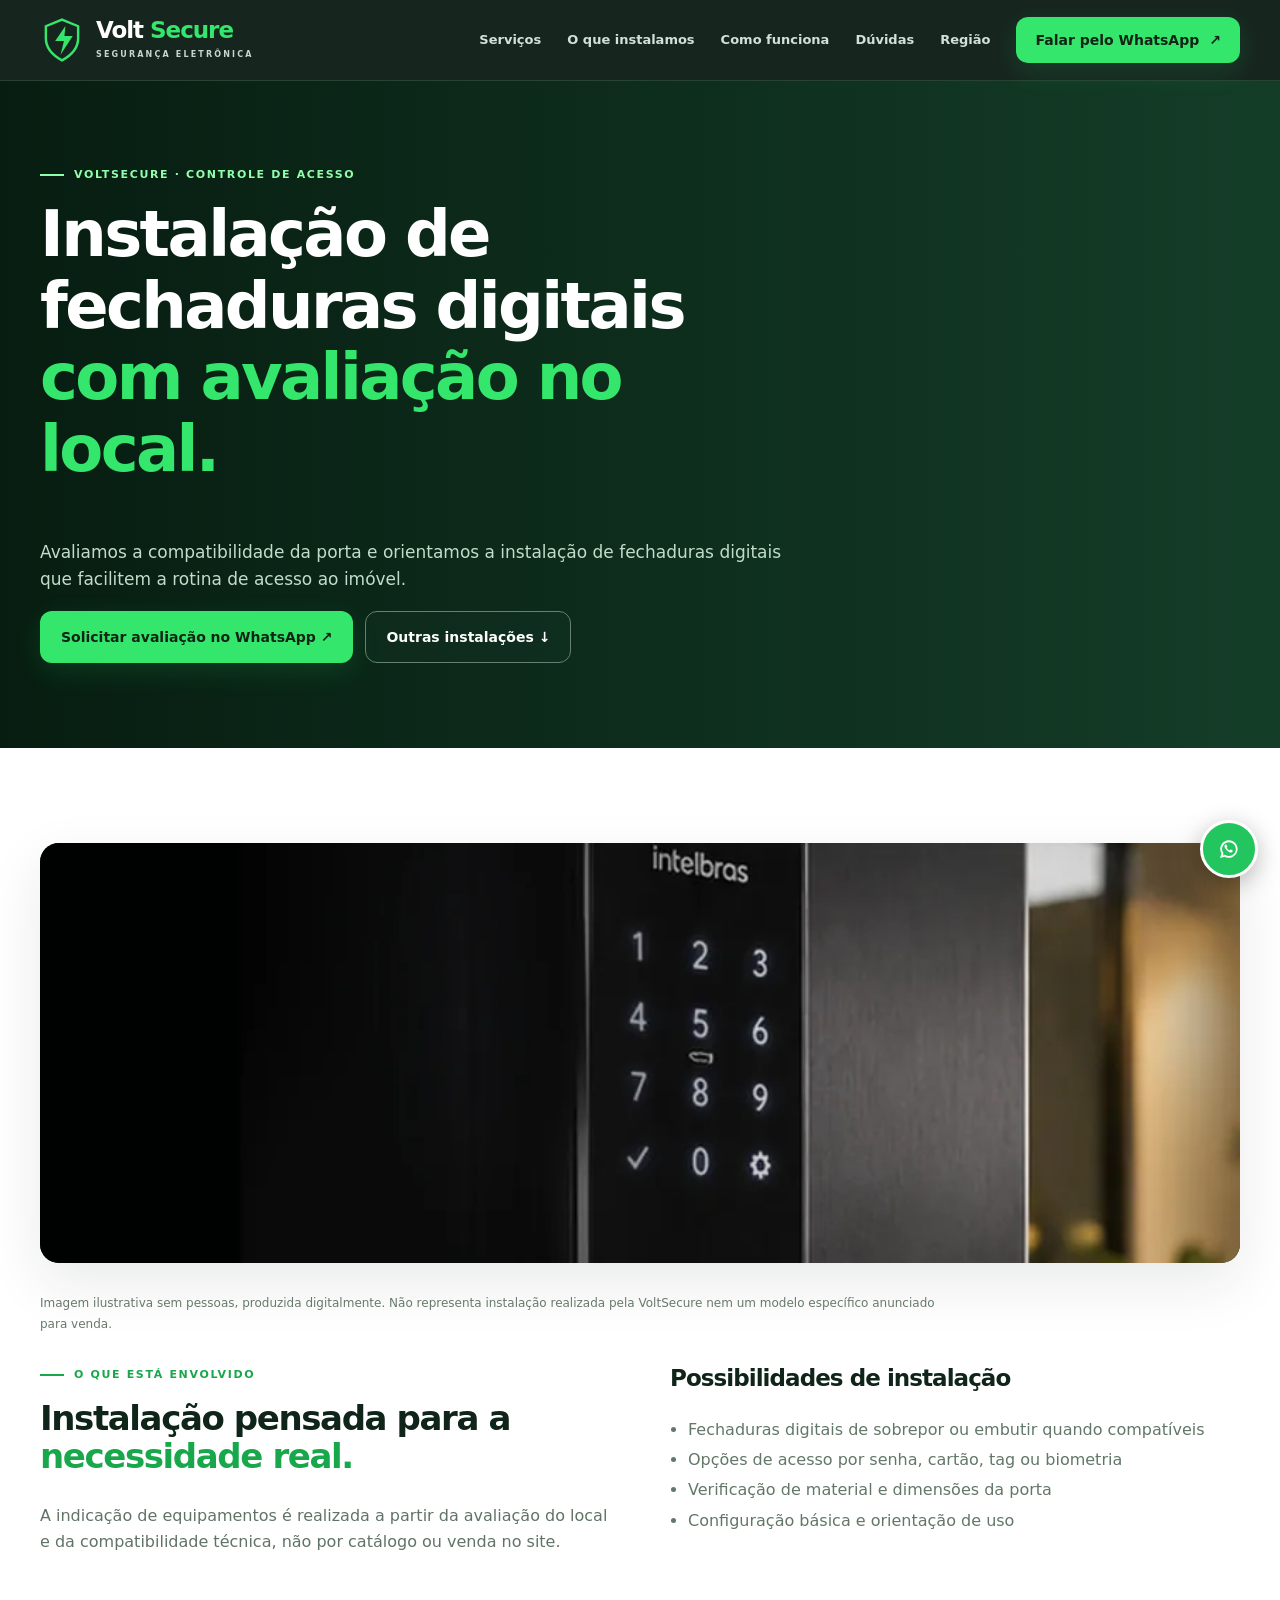
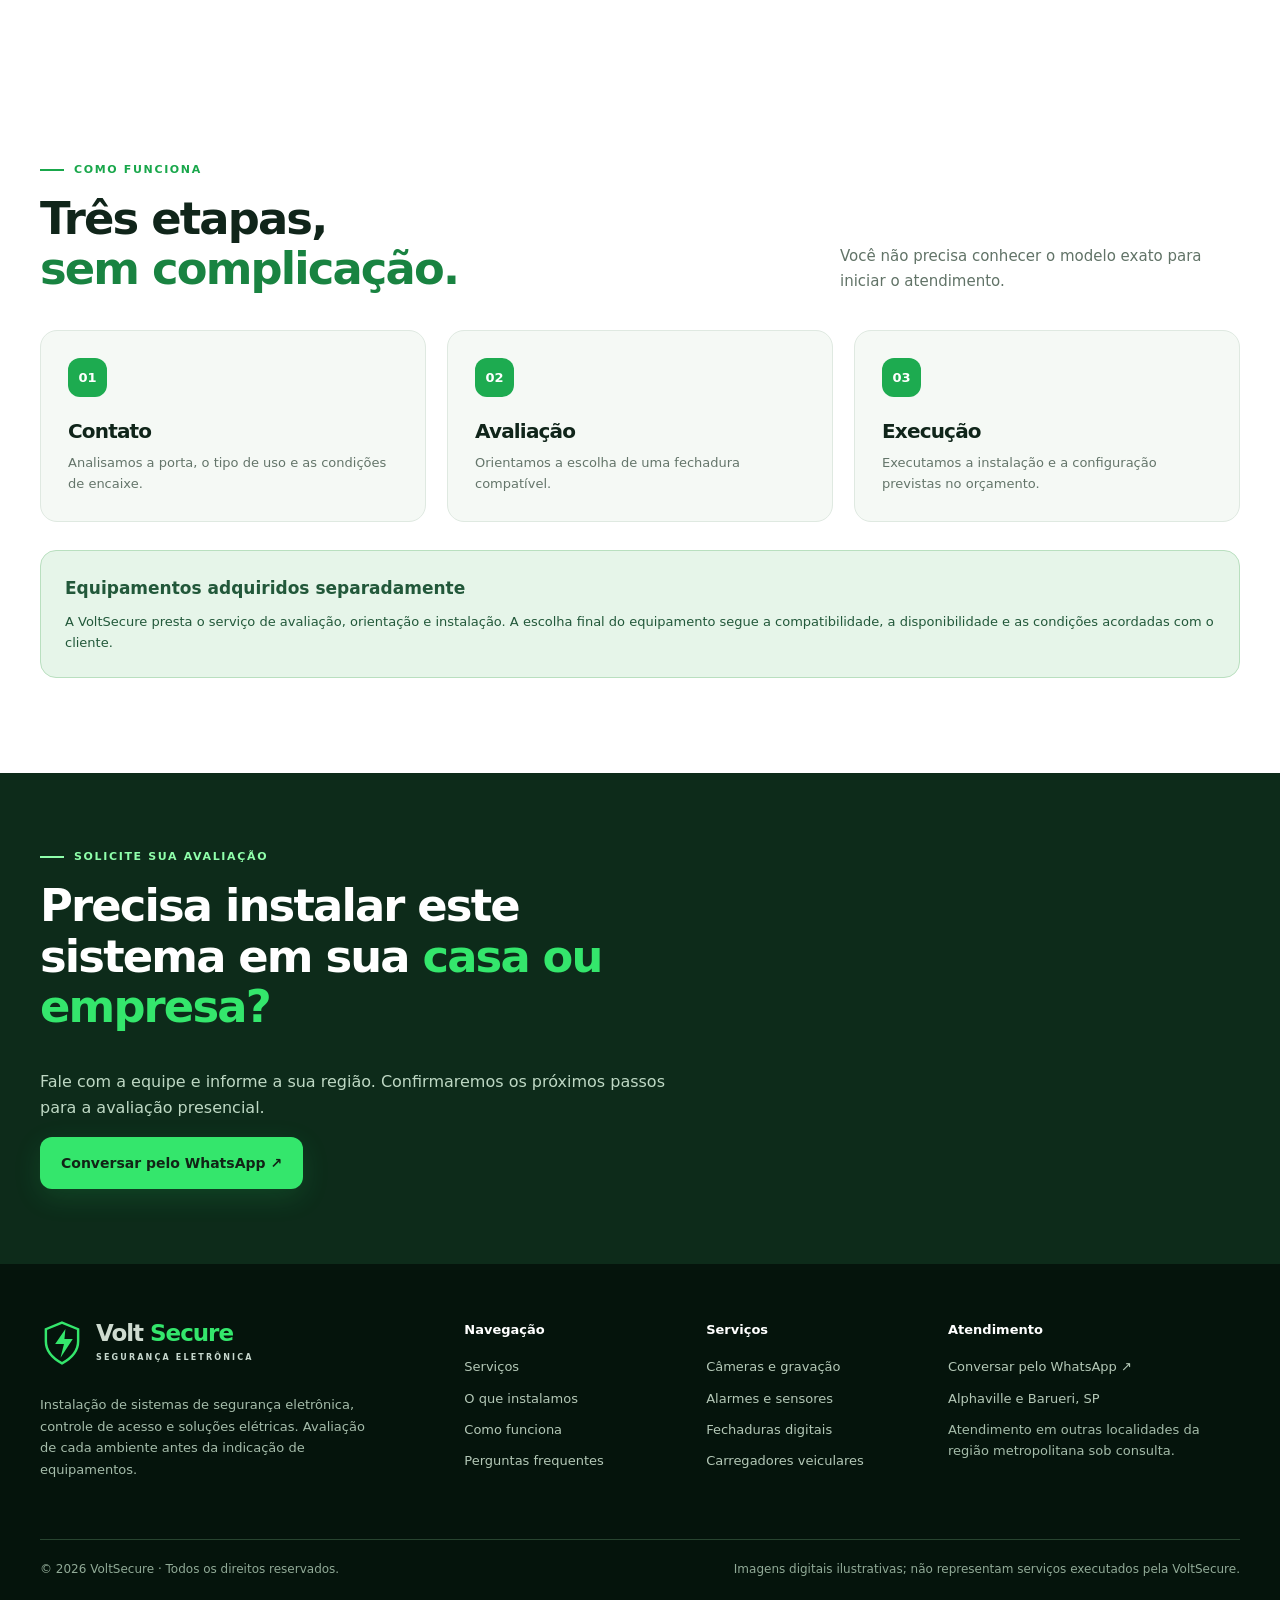
<file: servicos/instalacao-de-fechaduras.html>
<!doctype html>
<html lang="pt-BR">
 <head>
  <meta charset="utf-8"/>
  <meta content="width=device-width,initial-scale=1" name="viewport"/>
  <meta content="#07150e" name="theme-color"/>
  <meta content="index,follow,max-image-preview:large" name="robots"/>
  <title>
   Instalação de fechaduras digitais em Alphaville e Barueri | VoltSecure
  </title>
  <meta content="Avaliamos a compatibilidade da porta e orientamos a instalação de fechaduras digitais que facilitem a rotina de acesso ao imóvel. Peça avaliação presencial na VoltSecure pelo WhatsApp, em Alphaville e Barueri." name="description"/>
  <link href="https://voltsecure.com.br/servicos/instalacao-de-fechaduras.html" rel="canonical"/>
  <link href="../favicon.svg" rel="icon" type="image/svg+xml"/>
  <link href="../styles.css?v=20261107c" rel="stylesheet"/>
  <meta content="website" property="og:type"/>
  <meta content="VoltSecure" property="og:site_name"/>
  <meta content="pt_BR" property="og:locale"/>
  <meta content="https://voltsecure.com.br/servicos/instalacao-de-fechaduras.html" property="og:url"/>
  <meta content="Instalação de fechaduras digitais em Alphaville e Barueri | VoltSecure" property="og:title"/>
  <meta content="Avaliamos a compatibilidade da porta e orientamos a instalação de fechaduras digitais que facilitem a rotina de acesso ao imóvel. Peça avaliação presencial na VoltSecure pelo WhatsApp, em Alphaville e Barueri." property="og:description"/>
  <meta content="https://voltsecure.com.br/assets/og-voltsecure-v2.jpg" property="og:image"/>
  <meta content="https://voltsecure.com.br/assets/og-voltsecure-v2.jpg" property="og:image:secure_url"/>
  <meta content="image/jpeg" property="og:image:type"/>
  <meta content="1200" property="og:image:width"/>
  <meta content="630" property="og:image:height"/>
  <meta content="Imagem ilustrativa de câmera de segurança em fachada residencial moderna, sem pessoas." property="og:image:alt"/>
  <meta content="summary_large_image" name="twitter:card"/>
  <meta content="Instalação de fechaduras digitais em Alphaville e Barueri | VoltSecure" name="twitter:title"/>
  <meta content="https://voltsecure.com.br/assets/og-voltsecure-v2.jpg" name="twitter:image"/>
  <script defer="" src="../script.js?v=20261107c">
  </script>
 </head>
 <body>
  <a class="skip" href="#conteudo">
   Pular para o conteúdo
  </a>
  <header class="nav" id="inicio">
   <div class="wrap nav-main">
    <a aria-label="VoltSecure, início" class="brand" href="../index.html">
     <span class="brand-shield">
      <svg aria-hidden="true" fill="none" viewbox="0 0 45 48">
       <path d="M22.5 3.2 39 9.9v12.4c0 10-6.9 17.4-16.5 22.6C12.9 39.7 6 32.3 6 22.3V9.9L22.5 3.2Z" stroke="currentColor" stroke-width="2.5">
       </path>
       <path d="M26 9.7 15.5 25h9L21 39l12.5-19H25l1-10.3Z" fill="currentColor">
       </path>
      </svg>
     </span>
     <span>
      <span class="brand-title">
       Volt
       <span>
        Secure
       </span>
      </span>
      <small class="brand-sub">
       SEGURANÇA ELETRÔNICA
      </small>
     </span>
    </a>
    <button aria-controls="main-nav" aria-expanded="false" aria-haspopup="true" aria-label="Abrir menu" class="hamburger" id="menu-toggle" type="button">
     <span>
     </span>
     <span>
     </span>
     <span>
     </span>
    </button>
    <nav aria-label="Menu principal" class="nav-links" data-site-nav="true" id="main-nav">
     <a href="../index.html#solucoes">
      Serviços
     </a>
     <a href="../index.html#portfolio">
      O que instalamos
     </a>
     <a href="../index.html#processo">
      Como funciona
     </a>
     <a href="../index.html#perguntas">
      Dúvidas
     </a>
     <a href="../index.html#atendimento">
      Região
     </a>
     <a class="btn btn-green" href="https://wa.me/message/CSXTN5VPTHPSF1" rel="noopener noreferrer" target="_blank">
      Falar pelo WhatsApp
      <span aria-hidden="true">
       ↗
      </span>
     </a>
    </nav>
   </div>
  </header>
  <main id="conteudo" tabindex="-1">
   <section class="detail-hero">
    <div class="wrap">
     <div class="detail-head">
      <p class="eyebrow light">
       VOLTSECURE · CONTROLE DE ACESSO
      </p>
      <h1>
       Instalação de fechaduras digitais
       <em>
        com avaliação no local.
       </em>
      </h1>
      <p>
       Avaliamos a compatibilidade da porta e orientamos a instalação de fechaduras digitais que facilitem a rotina de acesso ao imóvel.
      </p>
      <div class="hero-actions">
       <a class="btn btn-green" href="https://wa.me/message/CSXTN5VPTHPSF1" rel="noopener noreferrer" target="_blank">
        Solicitar avaliação no WhatsApp ↗
       </a>
       <a class="btn btn-ghost" href="../index.html#portfolio">
        Outras instalações ↓
       </a>
      </div>
     </div>
    </div>
   </section>
   <section class="section detail-section">
    <div class="wrap">
     <div class="detail-media">
      <img alt="Fechadura digital instalada em porta, imagem digital ilustrativa" class="" decoding="async" height="800" loading="lazy" src="../assets/fechadura-fallback.webp" width="1200"/>
     </div>
     <p class="photo-disclaimer">
      Imagem ilustrativa sem pessoas, produzida digitalmente. Não representa instalação realizada pela VoltSecure nem um modelo específico anunciado para venda.
     </p>
     <div class="detail-columns" style="margin-top:32px">
      <div>
       <p class="eyebrow">
        O QUE ESTÁ ENVOLVIDO
       </p>
       <h2>
        Instalação pensada para a
        <em>
         necessidade real.
        </em>
       </h2>
       <p class="muted">
        A indicação de equipamentos é realizada a partir da avaliação do local e da compatibilidade técnica, não por catálogo ou venda no site.
       </p>
      </div>
      <div>
       <h3>
        Possibilidades de instalação
       </h3>
       <ul>
        <li>
         Fechaduras digitais de sobrepor ou embutir quando compatíveis
        </li>
        <li>
         Opções de acesso por senha, cartão, tag ou biometria
        </li>
        <li>
         Verificação de material e dimensões da porta
        </li>
        <li>
         Configuração básica e orientação de uso
        </li>
       </ul>
      </div>
     </div>
    </div>
   </section>
   <section class="section process">
    <div class="wrap">
     <div class="section-header">
      <div>
       <p class="eyebrow">
        COMO FUNCIONA
       </p>
       <h2>
        Três etapas,
        <em>
         sem complicação.
        </em>
       </h2>
      </div>
      <p>
       Você não precisa conhecer o modelo exato para iniciar o atendimento.
      </p>
     </div>
     <div class="steps">
      <article class="step">
       <span class="step-number">
        01
       </span>
       <h3>
        Contato
       </h3>
       <p>
        Analisamos a porta, o tipo de uso e as condições de encaixe.
       </p>
      </article>
      <article class="step">
       <span class="step-number">
        02
       </span>
       <h3>
        Avaliação
       </h3>
       <p>
        Orientamos a escolha de uma fechadura compatível.
       </p>
      </article>
      <article class="step">
       <span class="step-number">
        03
       </span>
       <h3>
        Execução
       </h3>
       <p>
        Executamos a instalação e a configuração previstas no orçamento.
       </p>
      </article>
     </div>
     <div class="detail-advice" style="margin-top:28px">
      <strong>
       Equipamentos adquiridos separadamente
      </strong>
      <p>
       A VoltSecure presta o serviço de avaliação, orientação e instalação. A escolha final do equipamento segue a compatibilidade, a disponibilidade e as condições acordadas com o cliente.
      </p>
     </div>
    </div>
   </section>
   <section class="detail-cta">
    <div class="wrap">
     <p class="eyebrow light">
      SOLICITE SUA AVALIAÇÃO
     </p>
     <h2>
      Precisa instalar este sistema em sua
      <em>
       casa ou empresa?
      </em>
     </h2>
     <p>
      Fale com a equipe e informe a sua região. Confirmaremos os próximos passos para a avaliação presencial.
     </p>
     <a class="btn btn-green" href="https://wa.me/message/CSXTN5VPTHPSF1" rel="noopener noreferrer" target="_blank">
      Conversar pelo WhatsApp ↗
     </a>
    </div>
   </section>
  </main>
  <footer class="footer">
   <div class="wrap">
    <div class="footer-columns">
     <div class="col">
      <a class="brand" href="../index.html">
       <span class="brand-shield">
        <svg aria-hidden="true" fill="none" viewbox="0 0 45 48">
         <path d="M22.5 3.2 39 9.9v12.4c0 10-6.9 17.4-16.5 22.6C12.9 39.7 6 32.3 6 22.3V9.9L22.5 3.2Z" stroke="currentColor" stroke-width="2.5">
         </path>
         <path d="M26 9.7 15.5 25h9L21 39l12.5-19H25l1-10.3Z" fill="currentColor">
         </path>
        </svg>
       </span>
       <span>
        <span class="brand-title">
         Volt
         <span>
          Secure
         </span>
        </span>
        <small class="brand-sub">
         SEGURANÇA ELETRÔNICA
        </small>
       </span>
      </a>
      <p>
       Instalação de sistemas de segurança eletrônica, controle de acesso e soluções elétricas. Avaliação de cada ambiente antes da indicação de equipamentos.
      </p>
     </div>
     <div class="col">
      <strong>
       Navegação
      </strong>
      <a href="../index.html#solucoes">
       Serviços
      </a>
      <a href="../index.html#portfolio">
       O que instalamos
      </a>
      <a href="../index.html#processo">
       Como funciona
      </a>
      <a href="../index.html#perguntas">
       Perguntas frequentes
      </a>
     </div>
     <div class="col">
      <strong>
       Serviços
      </strong>
      <a href="../servicos/instalacao-de-cameras.html">
       Câmeras e gravação
      </a>
      <a href="../servicos/instalacao-de-alarmes.html">
       Alarmes e sensores
      </a>
      <a href="../servicos/instalacao-de-fechaduras.html">
       Fechaduras digitais
      </a>
      <a href="../servicos/carregadores-veiculares.html">
       Carregadores veiculares
      </a>
     </div>
     <div class="col">
      <strong>
       Atendimento
      </strong>
      <a href="https://wa.me/message/CSXTN5VPTHPSF1" rel="noopener noreferrer" target="_blank">
       Conversar pelo WhatsApp ↗
      </a>
      <a href="../index.html#atendimento">
       Alphaville e Barueri, SP
      </a>
      <p style="margin-top:10px">
       Atendimento em outras localidades da região metropolitana sob consulta.
      </p>
     </div>
    </div>
    <div class="footer-bottom">
     <span>
      ©
      <span id="year">
       2026
      </span>
      VoltSecure · Todos os direitos reservados.
     </span>
     <span>
      Imagens digitais ilustrativas; não representam serviços executados pela VoltSecure.
     </span>
    </div>
   </div>
  </footer>
  <a aria-label="Conversar pelo WhatsApp" class="float-wa" href="https://wa.me/message/CSXTN5VPTHPSF1" rel="noopener noreferrer" target="_blank">
   <svg aria-hidden="true" viewbox="0 0 32 32">
    <path d="M16 3.3a12.8 12.8 0 0 0-10.9 19.4L3 29l6.5-1.7A12.8 12.8 0 1 0 16 3.3Zm0 2.7a10.1 10.1 0 0 1 0 20.2c-1.9 0-3.6-.5-5.2-1.5l-.6-.3-3.1.9.9-3.1-.4-.6A10.1 10.1 0 0 1 16 6ZM11 9.4c-.7 0-1.5 1.1-1.6 2.3-.2 2.7 3.3 6.8 6.7 8.5 3.8 1.8 5.1.1 5.4-1.3l-.2-.6-2.6-1.4c-.4-.2-.6-.2-.8.2l-1.1 1.1c-1.6-.7-3.4-2.2-4.3-3.9l.9-1.1c.3-.3.2-.6.1-.9l-1.2-2.5c-.2-.3-.5-.4-1.3-.4Z">
    </path>
   </svg>
  </a>
  <div class="mobile-wa">
   <a class="btn btn-green" href="https://wa.me/message/CSXTN5VPTHPSF1" rel="noopener noreferrer" target="_blank">
    <svg aria-hidden="true" viewbox="0 0 32 32">
     <path d="M16 3.3a12.8 12.8 0 0 0-10.9 19.4L3 29l6.5-1.7A12.8 12.8 0 1 0 16 3.3Zm0 2.7a10.1 10.1 0 0 1 0 20.2c-1.9 0-3.6-.5-5.2-1.5l-.6-.3-3.1.9.9-3.1-.4-.6A10.1 10.1 0 0 1 16 6ZM11 9.4c-.7 0-1.5 1.1-1.6 2.3-.2 2.7 3.3 6.8 6.7 8.5 3.8 1.8 5.1.1 5.4-1.3l-.2-.6-2.6-1.4c-.4-.2-.6-.2-.8.2l-1.1 1.1c-1.6-.7-3.4-2.2-4.3-3.9l.9-1.1c.3-.3.2-.6.1-.9l-1.2-2.5c-.2-.3-.5-.4-1.3-.4Z">
     </path>
    </svg>
    Solicitar avaliação no WhatsApp
    <span aria-hidden="true">
     ↗
    </span>
   </a>
  </div>
 </body>
</html>
</file>
<file: styles.css>
:root{--bg:#07150e;--bg2:#0b2015;--panel:#113020;--forest:#123a24;--leaf:#19a74b;--lime:#34e66c;--lime2:#8fffab;--white:#fff;--cream:#f5f8f4;--ink:#10251a;--muted:#617367;--line:#e0eae2;--stroke:#2b4f36;--shadow:0 24px 70px rgba(5,29,13,.10);--max:1180px}
*{box-sizing:border-box}html{scroll-behavior:smooth;scroll-padding-top:90px}body{margin:0;font:400 16px/1.63 Inter,system-ui,-apple-system,BlinkMacSystemFont,'Segoe UI',sans-serif;background:var(--cream);color:var(--ink);text-rendering:optimizeLegibility;-webkit-font-smoothing:antialiased}img{max-width:100%;display:block}a{text-decoration:none;color:inherit}button,input,textarea,select{font:inherit}button{cursor:pointer}button,a,input,textarea,select{outline-offset:3px}a:focus-visible,button:focus-visible,input:focus-visible,select:focus-visible,textarea:focus-visible,summary:focus-visible{outline:3px solid var(--lime)}::selection{background:var(--lime);color:var(--ink)}.wrap{width:min(var(--max),calc(100% - 48px));margin-inline:auto}.skip{position:fixed;top:-100px;left:20px;padding:12px 18px;background:var(--lime);color:var(--ink);z-index:900}.skip:focus{top:15px}.eyebrow{display:flex;align-items:center;gap:10px;color:var(--leaf);font-size:11px;letter-spacing:.15em;font-weight:860;text-transform:uppercase;margin:0 0 15px}.eyebrow:before{content:"";height:2px;width:24px;flex:none;background:currentColor}.eyebrow.light{color:var(--lime2)}h1,h2,h3,p{margin-top:0}h1,h2,h3{line-height:1.12;letter-spacing:-.041em}h1{font-size:clamp(39px,5.1vw,70px);font-weight:850}h2{font-size:clamp(30px,3.5vw,47px);font-weight:830}h3{font-size:clamp(19px,2vw,23px);font-weight:780}h1 em,h2 em{color:var(--leaf);font-style:normal}.muted{color:var(--muted)}.section{padding:95px 0}.section-header{display:flex;align-items:end;justify-content:space-between;gap:35px;margin-bottom:31px}.section-header h2{max-width:700px;margin:0}.section-header>p,.section-header>div>p:last-child{max-width:400px;margin:0;color:var(--muted);font-size:15px}.section-header h2 em{color:#198341}.btn{display:inline-flex;align-items:center;justify-content:center;gap:10px;border:1px solid transparent;padding:14px 20px;border-radius:12px;min-height:52px;font-size:14px;line-height:1.2;font-weight:830;transition:transform .2s,background .2s,border-color .2s;color:#112416;text-align:center}.btn:hover{transform:translateY(-2px)}.btn-green{background:var(--lime);box-shadow:0 8px 28px #26e66f23}.btn-green:hover{background:#71f393}.btn-ghost{border-color:#648171;background:#12332366;color:#fff}.btn-ghost:hover{border-color:var(--lime)}.btn-outline{border:1px solid #bdd6c5;background:transparent;color:#15492a}.btn-outline:hover{border-color:var(--leaf);background:#ebfff0}.btn-dark{background:#173a26;color:#fff}.btn-dark:hover{background:#24603c}.btn .arrow{font-size:18px;font-weight:600}.nav{position:sticky;top:0;z-index:600;background:#07160fee;border-bottom:1px solid #284331;backdrop-filter:blur(12px);color:#fff}.nav-main{display:flex;align-items:center;gap:27px;min-height:80px}.brand{display:inline-flex;align-items:center;gap:12px;flex:none}.brand-shield{display:grid;place-items:center;width:44px;height:48px;color:var(--lime)}.brand-shield svg{width:100%;height:100%}.brand-title{display:block;font-size:23px;letter-spacing:-.045em;font-weight:850;line-height:1.04}.brand-title span{color:var(--lime)}.brand-sub{display:block;font-size:8px;letter-spacing:.27em;color:#c6d7cd;font-weight:800;margin-top:5px}.nav-links{display:flex;align-items:center;gap:26px;margin-left:auto}.nav-links a:not(.btn){color:#d3e1d6;font-size:13px;font-weight:650;white-space:nowrap}.nav-links a:not(.btn):hover{color:var(--lime)}.nav .btn{padding-inline:18px;min-height:44px}.hamburger{display:none;border:1px solid #395543;color:white;background:#0d291b;padding:10px;border-radius:10px;width:46px;height:44px;align-items:center;justify-content:center;flex-direction:column;gap:5px;margin-left:auto}.hamburger span{width:20px;height:2px;background:currentColor;border-radius:2px}.hero{background:radial-gradient(circle at 20% 0,#143c26 0,transparent 52%),#06140c;color:#fff;overflow:hidden}.hero-inner{display:grid;grid-template-columns:minmax(0,1.08fr) minmax(0,.92fr);align-items:center;min-height:610px;gap:47px;padding-top:66px;padding-bottom:66px}.hero h1{margin:0 0 20px;max-width:660px}.hero h1 em{color:var(--lime)}.hero .desc{font-size:16px;color:#c0d2c6;max-width:575px;margin:0 0 29px}.hero-actions{display:flex;flex-wrap:wrap;align-items:center;gap:12px}.hero-facts{display:flex;gap:18px 24px;flex-wrap:wrap;margin-top:28px}.hero-facts span{display:inline-flex;align-items:center;gap:8px;color:#d2e6d8;font-size:12px;font-weight:640}.hero-facts b{display:grid;place-items:center;width:19px;height:19px;border:1px solid #42ba69;color:var(--lime);border-radius:50%;font-size:11px}.hero-frame{position:relative;min-height:515px;border-radius:22px;overflow:hidden;isolation:isolate;border:1px solid #39664a;box-shadow:0 26px 90px #0006}.hero-frame>img{position:absolute;inset:0;width:100%;height:100%;object-fit:cover;object-position:67% 50%}.hero-frame:after{content:"";position:absolute;inset:0;background:linear-gradient(0deg,#08160eac,transparent 40%,#0010081e)}.hero-glass{position:absolute;z-index:2;bottom:22px;left:22px;right:22px;display:flex;align-items:center;gap:14px;background:#0a1f15c9;backdrop-filter:blur(12px);border:1px solid #ffffff44;border-radius:14px;padding:15px 17px}.hero-glass .glass-icon{display:grid;place-items:center;width:37px;height:37px;background:#26e86e27;border:1px solid #57df8d66;border-radius:10px;flex:none;color:var(--lime);font-size:20px}.hero-glass strong{display:block;font-size:13px;line-height:1.1}.hero-glass small{display:block;font-size:11px;color:#bbd5c3;margin-top:5px}.hero-hint{position:absolute;top:20px;right:20px;z-index:2;background:#03150bbd;padding:8px 12px;border:1px solid #ffffff55;border-radius:80px;font-size:10px;letter-spacing:.08em;color:#e5f7e8}.ribbon{background:#0d291b;border-top:1px solid #224832;border-bottom:1px solid #224832;color:#cfdecf}.ribbon-inner{display:grid;grid-template-columns:repeat(3,1fr)}.ribbon-item{display:flex;align-items:center;gap:15px;padding:25px 26px;border-right:1px solid #315740}.ribbon-item:first-child{padding-left:0}.ribbon-item:last-child{border-right:0}.ribbon-icon{display:grid;place-items:center;color:var(--lime);background:#1b492d;font-size:21px;width:48px;height:48px;flex:none;border-radius:12px}.ribbon strong{display:block;font-size:14px;color:#f3fff6;line-height:1.3}.ribbon small{display:block;color:#a9c5b2;font-size:12px;margin-top:2px}.services{background:#f5f8f4}.main-services{display:grid;grid-template-columns:repeat(3,minmax(0,1fr));gap:20px}.service-card{display:flex;flex-direction:column;border:1px solid #dbe7de;background:#fff;border-radius:18px;overflow:hidden;box-shadow:var(--shadow);transition:transform .22s,box-shadow .22s}.service-card:hover{transform:translateY(-5px);box-shadow:0 30px 70px #052c161c}.service-photo{height:235px;position:relative;overflow:hidden;background:linear-gradient(135deg,#133723,#0a1b11)}.service-photo img{height:100%;width:100%;object-fit:cover;transition:transform .6s;filter:saturate(.9)}.service-card:hover .service-photo img{transform:scale(1.035)}.service-photo:after{content:"";position:absolute;inset:0;background:linear-gradient(0deg,#07140d5e,transparent 60%);pointer-events:none}.service-index{position:absolute;left:18px;top:17px;z-index:1;color:#fff;font-size:11px;font-weight:800;letter-spacing:.1em;border:1px solid #ffffff68;background:#081b11a8;padding:5px 9px;border-radius:6px}.service-card-body{display:flex;flex-direction:column;align-items:flex-start;padding:25px;flex:1}.service-label{font-size:10px;text-transform:uppercase;letter-spacing:.13em;font-weight:880;color:#118a3e;margin:0 0 10px}.service-card h3{margin:0 0 12px;color:#123322}.service-card p:last-of-type{color:#63766a;font-size:14px;line-height:1.62;margin:0 0 20px}.card-links{margin-top:auto;width:100%;display:flex;align-items:center;justify-content:space-between;border-top:1px solid #e5eee7;padding-top:17px;gap:10px}.card-links a,.card-links button{color:#187c3e;font-weight:820;font-size:13px;background:none;border:none;padding:5px 0}.card-links .quote-mini{display:inline-flex;align-items:center;justify-content:center;background:#e5f9e9;border-radius:8px;padding:9px 12px;white-space:nowrap}.card-links a:hover,.card-links button:hover{text-decoration:underline}.portfolio{background:#071911;color:#fff}.portfolio .section-header>p{color:#afc6b6}.portfolio .section-header h2 em{color:var(--lime)}.types-grid{display:grid;grid-template-columns:repeat(4,minmax(0,1fr));gap:15px}.type-tile{position:relative;display:flex;flex-direction:column;min-height:195px;border:1px solid #34513e;background:linear-gradient(140deg,#153524,#0c2116);border-radius:16px;padding:24px;transition:transform .2s,border-color .2s}.type-tile:hover{transform:translateY(-3px);border-color:#63a978}.type-tile .tile-icon{display:grid;place-items:center;width:43px;height:43px;background:#32e66a19;border-radius:10px;color:#75f59b;font-size:22px;margin-bottom:19px;border:1px solid #32864d66}.tile-index{position:absolute;top:22px;right:22px;color:#73917b;font-size:10px;font-weight:860;letter-spacing:.08em}.type-tile h3{font-size:17px;margin-bottom:8px;color:#fff;letter-spacing:-.021em}.type-tile p{font-size:12px;color:#b4cebb;margin:0 0 19px;line-height:1.6}.type-tile button{margin-top:auto;display:flex;align-items:center;gap:6px;padding:0;border:0;background:none;color:#85f5a9;font-size:12px;font-weight:760}.type-tile button:hover{text-decoration:underline}.portfolio-tip{display:flex;align-items:center;justify-content:space-between;gap:25px;padding:26px 30px;border-radius:16px;background:#1b4930;border:1px solid #438e57;margin-top:25px}.portfolio-tip strong{font-size:18px;line-height:1.3}.portfolio-tip p{color:#d1e6d5;font-size:13px;margin:6px 0 0}.portfolio-tip .btn{flex:none}.difference{background:white}.diff-layout{display:grid;grid-template-columns:1fr 1fr;gap:70px;align-items:center}.diff-visual{position:relative;min-height:420px;border-radius:23px;overflow:hidden;background:#12271b}.diff-visual img{position:absolute;inset:0;width:100%;height:100%;object-fit:cover;object-position:65% 58%}.diff-visual:after{content:"";position:absolute;inset:0;background:linear-gradient(0deg,#06160ccf,transparent 75%)}.diff-caption{position:absolute;bottom:22px;left:24px;right:24px;z-index:1;color:#fff}.diff-caption strong{font-size:18px}.diff-caption p{font-size:13px;color:#c9e2d0;margin:5px 0}.diff-list{display:grid;gap:18px;margin-top:23px}.diff-item{display:flex;align-items:flex-start;gap:12px}.diff-check{width:27px;height:27px;border-radius:50%;display:grid;place-items:center;background:#dbfbe4;color:#197b3c;font-weight:900;flex:none}.diff-item strong{font-size:15px;display:block;line-height:1.4}.diff-item p{font-size:13px;color:var(--muted);margin:4px 0 0}.examples{background:#edf4ee}.examples-grid{display:grid;grid-template-columns:repeat(3,1fr);gap:18px}.example{border:1px solid #d8e6da;border-radius:15px;overflow:hidden;background:#fff}.example figure{margin:0;height:218px;background:#173121}.example img{width:100%;height:100%;object-fit:cover}.example .content{padding:20px}.example .content h3{font-size:17px;margin:0 0 8px}.example .content p{font-size:13px;color:#67776a;margin:0}.photo-disclaimer{margin:18px 0 0;font-size:12px;color:#68796b}.process{background:white}.steps{display:grid;grid-template-columns:repeat(3,1fr);gap:21px;margin-top:35px}.step{background:#f5f9f5;border:1px solid #dfe9e1;border-radius:17px;padding:27px;position:relative}.step-number{display:grid;place-items:center;width:39px;height:39px;background:#1dab50;color:white;font-size:13px;font-weight:900;border-radius:12px;margin-bottom:23px}.step h3{font-size:20px;margin-bottom:10px}.step p{font-size:13px;color:#64756a;margin:0}.step-icon{position:absolute;top:28px;right:25px;color:#4a9c65;font-size:22px}.ev{background:#0a2317;color:#fff}.ev-layout{display:grid;grid-template-columns:1fr 1fr;align-items:center;gap:55px}.ev-photo{position:relative;height:440px;overflow:hidden;border-radius:20px;border:1px solid #486b52}.ev-photo img{width:100%;height:100%;object-fit:cover}.ev-photo:after{content:"";position:absolute;inset:0;background:linear-gradient(0deg,#0a1f1244,transparent 50%)}.ev .text p:not(.eyebrow){color:#b9d1c2;font-size:15px;line-height:1.8}.ev h2 em{color:var(--lime)}.faq{background:#f6f9f5}.faq-layout{display:grid;grid-template-columns:.76fr 1.24fr;gap:70px}.faq-list details{border-bottom:1px solid #d6e4da;padding:19px 0}.faq-list details:first-child{border-top:1px solid #d6e4da}.faq-list summary{display:flex;align-items:center;justify-content:space-between;gap:14px;list-style:none;cursor:pointer;font-size:15px;font-weight:780;line-height:1.35;padding-right:8px}.faq-list summary::-webkit-details-marker{display:none}.faq-list summary:after{content:'+';display:grid;place-items:center;flex:none;width:30px;height:30px;color:#1d9c4c;background:#e0f8e7;border-radius:8px;font-size:19px}.faq-list details[open] summary:after{content:'–'}.faq-list details p{font-size:13px;color:#64756a;line-height:1.75;max-width:680px;padding-right:30px;margin:10px 0 4px}.contact{background:#071b11;color:#fff}.contact-grid{display:grid;grid-template-columns:.88fr 1.12fr;gap:55px;align-items:start}.contact h2 em{color:var(--lime)}.contact .muted{color:#b5d1bc}.contact-feature{display:flex;align-items:start;gap:12px;margin:22px 0;color:#d9e8db;font-size:13px}.contact-feature b{color:var(--lime)}.form{background:#143120;border:1px solid #42644d;border-radius:20px;padding:29px}.form .form-title{display:flex;justify-content:space-between;align-items:center;color:white;font-weight:800;font-size:20px;margin-bottom:8px}.form .tiny{color:#bdd3c2;font-size:12px;margin:0 0 22px}.form-grid{display:grid;grid-template-columns:1fr 1fr;gap:15px}.form label{display:block;color:#edf5ed;font-size:12px;font-weight:740;margin-bottom:15px}.form input,.form textarea,.form select{display:block;border:1px solid #5d7964;border-radius:10px;color:#1d3023;background:#fff;padding:12px 14px;width:100%;font-size:16px;min-height:50px;margin-top:6px}.form textarea{resize:vertical;min-height:94px}.form ::placeholder{color:#6d8072}.form button[type=submit]{width:100%}.form .form-note{font-size:11px;color:#b8cbbb;margin:11px 0 0}.form-feedback{font-size:13px;color:#9dfaaf;margin-top:12px}.prepared{background:#092317;border:1px solid #4c7c59;border-radius:13px;padding:16px;margin-top:18px}.prepared label{color:white}.prepared textarea{background:#f6fff7;font-size:13px;min-height:165px}.prepared .btn{width:100%;margin-top:10px}.prepared p{color:#d5ead9;font-size:11px;margin:9px 0 0}.service-area{background:#f3f7f2}.area-layout{display:flex;align-items:center;justify-content:space-between;gap:40px}.area-list{display:flex;flex-wrap:wrap;gap:9px;margin-top:19px}.area-list span{border:1px solid #c6e3cc;background:#e7f8e9;color:#1b7038;border-radius:30px;padding:7px 13px;font-size:12px;font-weight:750}.area-note{font-size:13px;color:#66766b;max-width:570px}.area-badge{flex:none;max-width:370px;width:100%;padding:30px;border:1px solid #c7dfcc;border-radius:17px;background:#fff}.area-badge strong{font-size:22px;line-height:1.25;display:block;color:#124529}.area-badge p{margin:12px 0 0;font-size:13px;color:#5a7562}.close-banner{background:linear-gradient(115deg,#1e7740,#0a351b);color:#fff}.close-inner{display:flex;align-items:center;justify-content:space-between;gap:28px;padding:34px 0}.close-inner h2{font-size:clamp(24px,2.4vw,34px);margin:0 0 6px}.close-inner p{color:#d4e9d9;font-size:14px;margin:0}.close-inner .btn{white-space:nowrap}.footer{background:#05140c;color:#cfdbd0;padding:55px 0 22px}.footer-columns{display:grid;grid-template-columns:1.6fr .85fr .85fr 1.2fr;gap:35px}.footer p{color:#a5bcaa;font-size:13px;max-width:330px;margin:19px 0}.footer strong{display:block;font-size:13px;color:#fff;margin-bottom:16px}.footer .col a:not(.brand){display:block;color:#b4c8b7;font-size:13px;margin-bottom:10px}.footer .col a:hover{color:var(--lime)}.footer-bottom{border-top:1px solid #284430;margin-top:40px;padding-top:20px;display:flex;justify-content:space-between;gap:20px;color:#91aa97;font-size:12px}.float-wa{position:fixed;right:22px;bottom:22px;z-index:550;width:58px;height:58px;border-radius:50%;display:grid;place-items:center;background:#22c55e;border:3px solid #fff;box-shadow:0 6px 25px #0004;color:#fff}.float-wa svg{width:29px;height:29px;fill:currentColor}.float-wa:hover{transform:translateY(-2px)}.mobile-wa{display:none}.detail-hero{padding:85px 0;background:linear-gradient(90deg,#071d11,#143d28);color:#fff}.detail-head{max-width:750px}.detail-head h1{font-size:clamp(36px,5.3vw,64px)}.detail-head h1 em{color:var(--lime)}.detail-head p:not(.eyebrow){color:#c3dcca;font-size:17px}.detail-media{height:420px;border-radius:19px;overflow:hidden;box-shadow:var(--shadow);margin:0 0 30px;background:#113520}.detail-media img{width:100%;height:100%;object-fit:cover}.detail-section{background:#fff}.detail-columns{display:grid;grid-template-columns:1fr 1fr;gap:60px}.detail-columns ul{padding:0 0 0 18px;color:#627768;line-height:1.9}.detail-columns h2{font-size:34px}.detail-advice{background:#e6f5e9;border:1px solid #b9dfbf;border-radius:16px;padding:24px;color:#22583a}.detail-advice strong{font-size:17px}.detail-advice p{font-size:13px;margin:8px 0 0}.detail-faq{max-width:800px}.badge{display:inline-flex;align-items:center;gap:7px;border-radius:20px;background:#dff9e6;padding:7px 12px;color:#16733c;font-weight:800;font-size:11px}.detail-cta{padding:75px 0;background:#0d2b1a;color:#fff}.detail-cta h2{max-width:660px}.detail-cta p{color:#bed8c4;max-width:630px}.detail-cta h2 em{color:var(--lime)}
@media(max-width:1100px){.nav-links{gap:15px}.hero-inner{gap:28px}.type-tile{padding:18px}.diff-layout{gap:35px}}
@media(max-width:920px){.nav-links{position:absolute;top:100%;left:0;right:0;display:none;flex-direction:column;align-items:stretch;gap:0;margin:0;padding:8px 24px 22px;background:#0b2417;border-bottom:1px solid #2e5337;box-shadow:0 15px 35px #0006}.nav-links.open{display:flex}.nav-links a:not(.btn){font-size:15px;padding:12px 0;border-bottom:1px solid #244130}.nav-links .btn{margin-top:13px}.hamburger{display:flex}.hero-inner{grid-template-columns:1fr 1fr;min-height:auto}.hero-frame{min-height:460px}.types-grid{grid-template-columns:repeat(3,minmax(0,1fr))}.faq-layout{gap:35px}.footer-columns{grid-template-columns:1.2fr 1fr 1fr}}
@media(max-width:740px){.wrap{width:min(100% - 32px,var(--max))}.section{padding:67px 0}.section-header{align-items:start;display:block;margin-bottom:25px}.section-header>p{margin:15px 0 0}.nav-main{min-height:70px}.brand-title{font-size:21px}.hero-inner{grid-template-columns:1fr;gap:31px;padding-top:52px;padding-bottom:38px}.hero h1{font-size:clamp(40px,9.4vw,57px)}.hero .desc{font-size:15px}.hero-frame{min-height:420px}.hero-facts{margin-top:22px}.ribbon-inner{grid-template-columns:1fr}.ribbon-item{padding:14px 0;border-right:0;border-bottom:1px solid #2c5239}.ribbon-item:last-child{border-bottom:0}.main-services,.examples-grid,.steps{grid-template-columns:1fr}.main-services{gap:17px}.service-photo{height:240px}.types-grid{grid-template-columns:repeat(2,1fr)}.diff-layout,.ev-layout,.contact-grid,.faq-layout,.detail-columns{grid-template-columns:1fr;gap:25px}.diff-visual{min-height:380px;order:2}.ev-photo{height:355px}.ev .text{order:-1}.portfolio-tip,.area-layout,.close-inner{flex-direction:column;align-items:stretch}.portfolio-tip .btn{width:100%}.close-inner .btn{white-space:normal}.footer-columns{grid-template-columns:1fr 1fr}.footer-columns .col:first-child{grid-column:1/-1}.form{padding:22px}.float-wa{display:none}.mobile-wa{display:flex;position:fixed;bottom:0;left:0;right:0;z-index:580;padding:11px 16px calc(11px + env(safe-area-inset-bottom));background:#06180ff2;border-top:1px solid #326044;box-shadow:0 -8px 26px #0004}.mobile-wa .btn{width:100%;min-height:49px}.footer{padding-bottom:95px}.detail-hero{padding:67px 0}.detail-media{height:290px}}
@media(max-width:460px){.wrap{width:calc(100% - 28px)}h2{font-size:30px}.hero-actions{display:grid;grid-template-columns:1fr}.hero-actions .btn{width:100%}.hero-frame{min-height:350px}.hero-glass{left:12px;right:12px;bottom:12px;padding:11px}.types-grid{grid-template-columns:1fr 1fr;gap:10px}.type-tile{padding:16px;min-height:193px}.type-tile h3{font-size:15px}.type-tile p{font-size:11px}.type-tile .tile-icon{margin-bottom:14px}.section-header h2{font-size:clamp(29px,8vw,36px)}.form-grid{grid-template-columns:1fr;gap:0}.footer-columns{grid-template-columns:1fr 1fr;gap:25px}.footer-columns .col:last-child{grid-column:1/-1}.footer-bottom{display:block}.footer-bottom span{display:block;margin-bottom:8px}.ev-photo{height:310px}.area-badge{max-width:none}}
@media(prefers-reduced-motion:reduce){html{scroll-behavior:auto}.btn,.service-card,.service-photo img,.type-tile{transition:none}}


/* Correção responsiva do botão fixo do WhatsApp e ergonomia móvel.
   Evita que o SVG do WhatsApp ocupe dimensões intrínsecas gigantes no celular. */
@media (max-width:740px){
  body{padding-bottom:76px}
  .mobile-wa{display:flex;align-items:center;justify-content:center;
    position:fixed;inset:auto 0 0;z-index:580;
    padding:9px 14px calc(9px + env(safe-area-inset-bottom, 0px));
    background:rgba(6,24,15,.97);border-top:1px solid #326044;
    box-shadow:0 -5px 24px rgba(0,0,0,.24)}
  .mobile-wa>.btn{display:flex;align-items:center;justify-content:center;
    gap:10px;width:min(100%,520px);min-height:48px;
    padding:10px 14px;font-size:14px;line-height:1.2;
    box-shadow:none}
  .mobile-wa>.btn svg{display:block;flex:0 0 22px;
    width:22px!important;height:22px!important;min-width:22px;
    max-width:22px;max-height:22px;fill:currentColor}
  .mobile-wa>.btn span{display:inline;font-size:16px}
  .hero h1{font-size:clamp(36px,8.9vw,52px)}
  .hero-inner{padding-top:43px;gap:28px}
}
@media(max-width:370px){.mobile-wa>.btn{font-size:12px;gap:7px;padding-inline:10px}}


/* VoltSecure — melhorias de interface, 07/11/2026 */
:root { --max:1200px; --shadow:0 20px 56px rgba(8,36,19,.095); }
body {overflow-x:hidden}
.section {scroll-margin-top:86px}
.hero-inner { min-height:590px; }
.hero h1 {text-wrap:balance;}
.hero h1 em {color:#68f68d}
.hero .desc {font-size:16.5px;line-height:1.75}
.hero-frame {border-color:#54745a; box-shadow:0 22px 75px #0008}
.section-header h2 {text-wrap:balance}
.section-header>p {font-size:15px;line-height:1.7}
.service-card {border:1px solid #d5e5d8}
.service-card-body {gap:0}
.card-links a,.card-links button {min-height:41px;display:inline-flex;align-items:center}
.card-links .quote-mini {padding-inline:14px}
.type-tile {min-height:214px}
.type-tile p {font-size:13.2px;line-height:1.55}
.tile-actions {margin-top:auto;display:flex;flex-direction:column;align-items:flex-start;gap:9px}
.type-tile .tile-detail {font-size:13px;color:#e1ffe9;font-weight:760;text-decoration:underline;text-underline-offset:4px;min-height:28px;display:inline-flex;align-items:center}
.type-tile button {min-height:34px;font-size:12.8px}
.diff-caption {background:#07190f82;border-radius:12px;padding:12px 16px;backdrop-filter:blur(6px);left:15px;right:15px;bottom:15px}
.diff-visual img {object-position:center 55%}
.example figure {height:240px}
.example figure img {filter:saturate(.98)}
.example .content {padding:22px}
.example .content h3 {font-size:18px}
.example .content p {font-size:14px;line-height:1.7}
.photo-disclaimer {max-width:900px;line-height:1.7}
.form-spark {color:#8affad;font-size:19px}
.form .form-note {font-size:12px;line-height:1.55}
.form .tiny {font-size:13px}
.form-feedback:empty {display:none}
.form-feedback:not(:empty) {padding:12px 14px;border-radius:8px;background:#0e2919;color:#bcfbd0;line-height:1.5}
.contact {scroll-margin-top:80px}
.contact-feature {font-size:14px}
.faq-list details p {font-size:14px}
.btn {text-wrap:balance}
.float-wa svg,.mobile-wa svg{display:block;width:22px!important;height:22px!important;max-width:22px!important;max-height:22px!important;flex:0 0 22px;fill:currentColor}
.mobile-wa a {gap:10px}
.service-area .area-note {font-size:14px;line-height:1.75}
.footer .col p{line-height:1.65}
@media (max-width:920px){.hero-inner{grid-template-columns:1fr 1fr;min-height:0}.hero-frame{min-height:430px}.type-tile{min-height:225px}}
@media (max-width:740px){.hero-inner{grid-template-columns:1fr;padding-top:39px}.hero h1{font-size:clamp(36px,8vw,55px)}.hero-frame{min-height:335px}.section{padding:59px 0}.example figure{height:230px}.faq-list details p{font-size:13.5px}.type-tile{min-height:200px}.service-card-body{padding:23px}.contact-feature{margin:14px 0}.close-inner{gap:18px}.footer{padding-bottom:105px}}
@media (max-width:460px){.hero h1{font-size:clamp(36px,9.3vw,47px)}.hero .desc{font-size:15.5px}.hero-frame{min-height:305px}.type-tile{min-height:205px;padding:14px}.type-tile p{font-size:12px}.type-tile h3{font-size:15.5px}.type-tile .tile-detail{font-size:12px}.type-tile button{font-size:12px}.section{padding:52px 0}.form{padding:18px}.form .form-title{font-size:18px}.contact h2{font-size:33px}.mobile-wa .btn{font-size:13.5px;min-height:48px}.example figure{height:215px}}
@media (prefers-reduced-motion:reduce){html{scroll-behavior:auto}}

/* Revisão visual e legibilidade em 07/11/2026 (versão d) */
.services{background:#171d19;color:#ecf8ef}
.services .section-header h2{color:#f1fff5}
.services .section-header h2 em{color:#70eca1}
.services .section-header>p{color:#c6d6ca}
.service-card{background:#222a24;border-color:#425c49;box-shadow:0 16px 38px #00000024}
.service-card:hover{box-shadow:0 25px 55px #0000004a}
.service-card h3{color:#f0fff4}
.service-card-body{background:#222a24}
.service-card p:last-of-type{color:#c2d3c7}
.service-label{color:#81eda6}
.card-links{border-color:#415447}
.card-links a{color:#99f3b4}
.card-links .quote-mini{background:#3b8a52;color:#f3fff5;border:1px solid #5cae76}
.card-links .quote-mini:hover,.card-links .quote-mini:focus-visible{background:#61cd83;color:#092512;text-decoration:none}
.services .photo-disclaimer{color:#bacdc0}
.hero-actions .btn:focus-visible,.mobile-wa a:focus-visible{outline-offset:4px}
@media(max-width:740px){
  .service-photo{height:218px}
  .section-header h2{line-height:1.13}
  .service-card-body{padding:21px}
  .services .photo-disclaimer{font-size:12px}
  .mobile-wa{padding-bottom:calc(10px + env(safe-area-inset-bottom,0px));}
  .mobile-wa .btn{min-height:52px}
  body{padding-bottom:calc(82px + env(safe-area-inset-bottom,0px))}
  .footer{padding-bottom:35px}
}
@media(max-width:460px){
  .service-photo{height:211px}
  .service-card h3{font-size:21px}
  .service-card p:last-of-type{font-size:14px;line-height:1.6}
  .main-services{gap:15px}
  .hero h1{font-size:clamp(35px,9vw,45px)}
  .hero .desc{font-size:15px;line-height:1.65}
}
</file>
